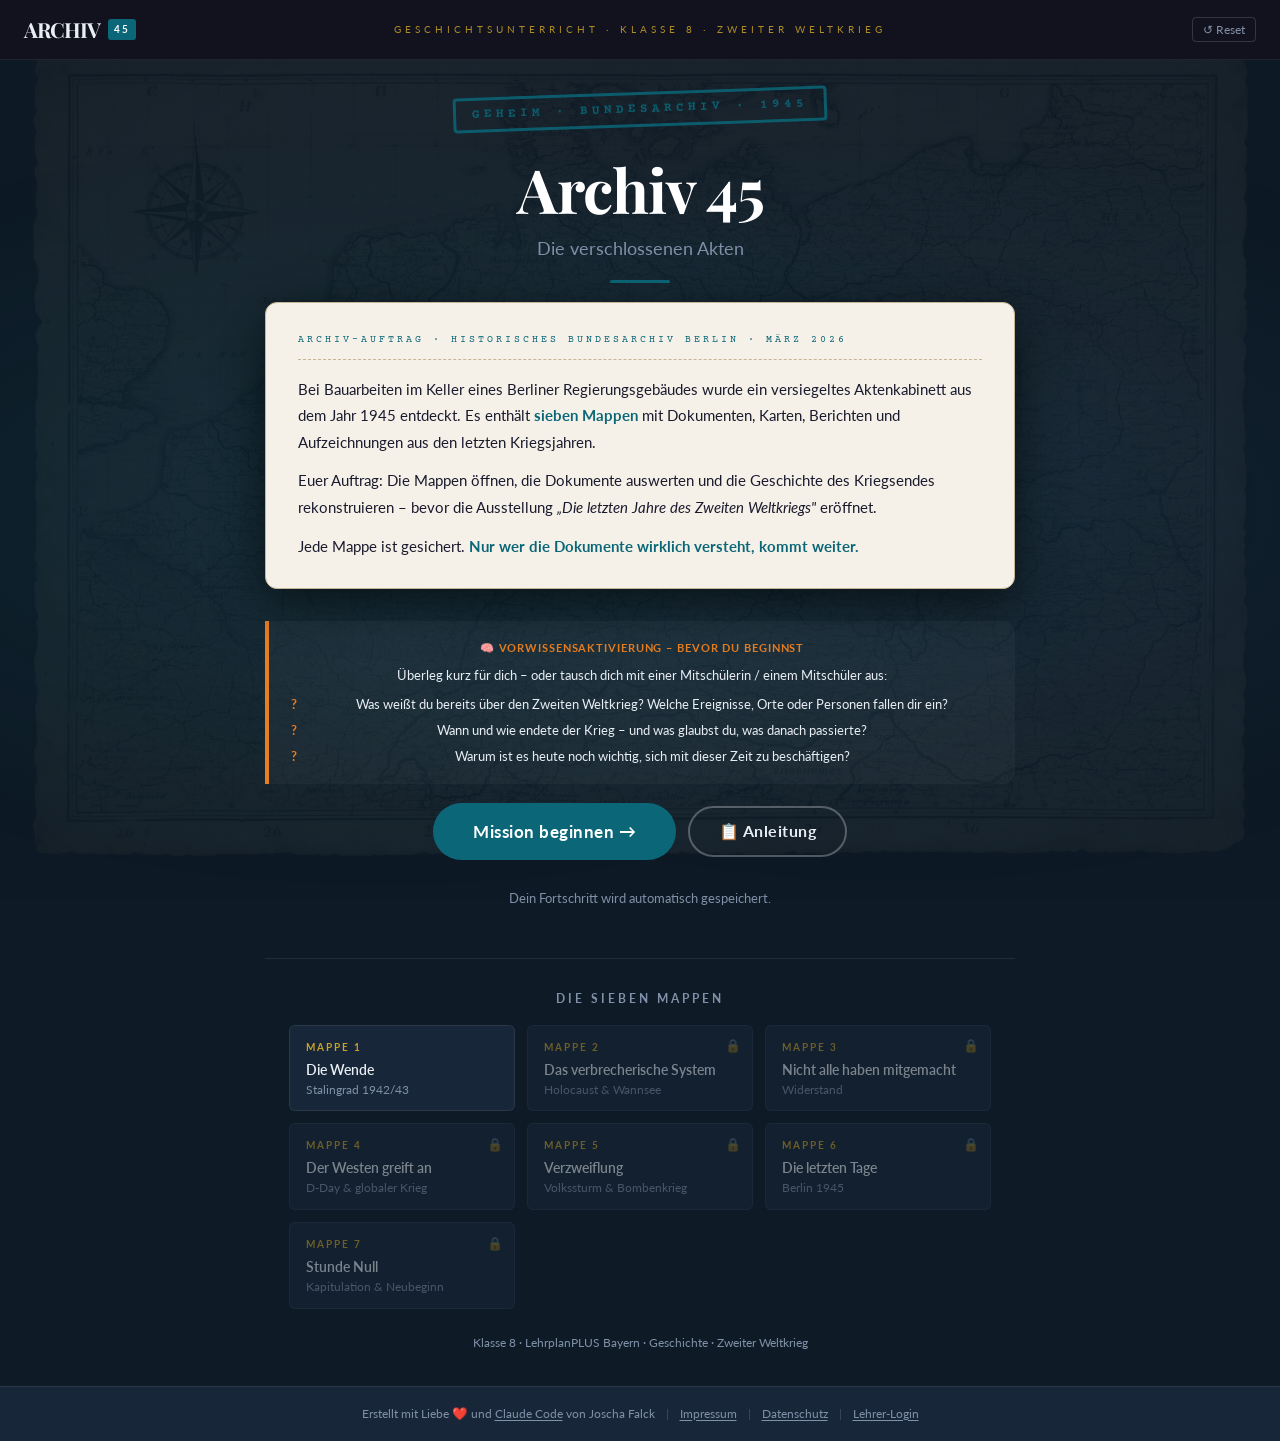
<file: index.html>
<!DOCTYPE html>
<html lang="de">
<head>
  <meta charset="UTF-8">
  <meta name="viewport" content="width=device-width, initial-scale=1.0">
  <title>Archiv 45 – Interaktiver Escape Room Geschichte</title>
  <link rel="preconnect" href="https://fonts.googleapis.com">
  <link href="https://fonts.googleapis.com/css2?family=Playfair+Display:wght@400;700&family=Lato:wght@300;400;700&family=Courier+Prime:wght@400;700&display=swap" rel="stylesheet">
  <link rel="stylesheet" href="styles/main.css">
  <style>
    /* Landing-Page spezifisch */
    body { background: var(--bg); }
    .landing-header {
      position: fixed; top: 0; left: 0; right: 0; height: 60px;
      background: rgba(18,18,30,0.95); backdrop-filter: blur(8px);
      border-bottom: 1px solid rgba(255,255,255,0.07);
      display: flex; align-items: center; justify-content: space-between;
      padding: 0 1.5rem; z-index: 100;
    }
    .landing-header .site-logo { font-size: 1.3rem; }
    .landing-header-eyebrow {
      font-size: 0.62rem;
      font-family: 'Lato', sans-serif;
      letter-spacing: 4px;
      text-transform: uppercase;
      color: var(--gold);
      opacity: 0.85;
      position: absolute;
      left: 50%;
      transform: translateX(-50%);
      white-space: nowrap;
    }
    @media (max-width: 700px) { .landing-header-eyebrow { display: none; } }
    .landing-body { padding-top: 60px; }
    .geheim-stamp {
      display: inline-block;
      border: 3px solid var(--red);
      color: var(--red);
      font-family: 'Courier Prime', monospace;
      font-weight: 700;
      font-size: 0.8rem;
      letter-spacing: 4px;
      padding: 4px 16px;
      border-radius: 4px;
      text-transform: uppercase;
      opacity: 0.85;
      margin-bottom: 1.5rem;
      transform: rotate(-2deg);
      display: block;
      width: fit-content;
      margin: 0 auto 1.5rem;
    }

    /* ── Anleitung-Button ── */
    .cta-buttons {
      display: flex;
      gap: 0.75rem;
      flex-wrap: wrap;
      justify-content: center;
      align-items: center;
      margin-bottom: 0.8rem;
    }
    .anleitung-btn {
      display: inline-flex;
      align-items: center;
      gap: 0.4rem;
      background: transparent;
      border: 2px solid rgba(255,255,255,0.28);
      color: var(--text-light);
      font-family: 'Lato', sans-serif;
      font-size: 1rem;
      font-weight: 700;
      padding: 0.85rem 1.8rem;
      border-radius: 50px;
      cursor: pointer;
      letter-spacing: 0.03em;
      transition: border-color 0.2s, background 0.2s;
    }
    .anleitung-btn:hover {
      border-color: rgba(255,255,255,0.6);
      background: rgba(255,255,255,0.07);
    }

    /* ── Anleitung-Modal ── */
    .anleitung-overlay {
      display: none;
      position: fixed;
      inset: 0;
      background: rgba(0,0,0,0.72);
      backdrop-filter: blur(5px);
      z-index: 500;
      align-items: center;
      justify-content: center;
      padding: 1rem;
    }
    .anleitung-modal {
      background: var(--paper);
      border-radius: var(--radius-lg);
      max-width: 580px;
      width: 100%;
      max-height: 88vh;
      overflow-y: auto;
      padding: 2rem 2rem 1.5rem;
      position: relative;
      color: var(--text-dark);
      box-shadow: 0 20px 60px rgba(0,0,0,0.5);
    }
    .anleitung-close {
      position: absolute;
      top: 1rem; right: 1rem;
      background: none; border: none;
      font-size: 1.5rem; line-height: 1;
      cursor: pointer;
      color: var(--text-muted);
      padding: 0.2rem 0.5rem;
      border-radius: 4px;
      transition: color 0.15s, background 0.15s;
    }
    .anleitung-close:hover { color: var(--text-dark); background: rgba(0,0,0,0.06); }
    .anleitung-title {
      font-family: 'Playfair Display', serif;
      font-size: 1.25rem;
      font-weight: 700;
      margin: 0 2rem 0.3rem 0;
      color: var(--text-dark);
    }
    .anleitung-subtitle {
      font-size: 0.8rem;
      color: var(--text-faint);
      margin-bottom: 1.4rem;
    }
    .anl-section { margin-bottom: 1.2rem; }
    .anl-head {
      font-size: 0.68rem;
      font-weight: 700;
      letter-spacing: 0.09em;
      text-transform: uppercase;
      color: var(--blue);
      margin-bottom: 0.45rem;
    }
    .anl-list {
      list-style: none;
      margin: 0; padding: 0;
      display: flex; flex-direction: column; gap: 0.3rem;
    }
    .anl-list li {
      font-size: 0.87rem;
      color: var(--text-mid);
      padding-left: 1.5rem;
      position: relative;
      line-height: 1.55;
    }
    .anl-list.steps { counter-reset: s; }
    .anl-list.steps li { counter-increment: s; }
    .anl-list.steps li::before {
      content: counter(s) '.';
      position: absolute; left: 0;
      color: var(--blue); font-weight: 700;
    }
    .anl-list.bullets li::before {
      content: '→';
      position: absolute; left: 0;
      color: var(--text-faint); font-weight: 700;
    }
    .anl-divider {
      border: none;
      border-top: 1px solid var(--paper-border);
      margin: 1.1rem 0;
    }
    .anl-diff-row { display: flex; flex-direction: column; gap: 0.35rem; }
    .anl-diff-item {
      display: flex; align-items: baseline; gap: 0.6rem;
      font-size: 0.85rem; color: var(--text-mid);
    }
    .anl-diff-stars { color: var(--orange); font-size: 0.78rem; flex-shrink: 0; }
    .anl-tip {
      background: rgba(41,128,185,0.08);
      border-left: 3px solid var(--blue);
      border-radius: 0 var(--radius) var(--radius) 0;
      padding: 0.65rem 0.9rem;
      font-size: 0.83rem;
      color: var(--text-mid);
      line-height: 1.55;
    }
    .anl-footer-btn {
      display: block;
      width: 100%;
      margin-top: 1.4rem;
      padding: 0.8rem;
      background: var(--blue);
      color: #fff;
      border: none;
      border-radius: var(--radius);
      font-family: 'Lato', sans-serif;
      font-size: 0.95rem;
      font-weight: 700;
      cursor: pointer;
      letter-spacing: 0.03em;
      transition: opacity 0.15s;
    }
    .anl-footer-btn:hover { opacity: 0.88; }
  </style>
</head>
<body class="landing-page">

  <!-- Header -->
  <header class="landing-header">
    <div class="site-logo">
      ARCHIV<span class="logo-badge">45</span>
    </div>
    <span class="landing-header-eyebrow">Geschichtsunterricht · Klasse 8 · Zweiter Weltkrieg</span>
    <button id="reset-btn" title="Fortschritt zurücksetzen"
      style="background:none;border:1px solid rgba(255,255,255,0.15);color:var(--text-faint);padding:4px 10px;border-radius:4px;font-size:0.75rem;cursor:pointer;">
      ↺ Reset
    </button>
  </header>

  <div class="landing-body">
    <!-- Hero -->
    <section class="landing-hero">
      <div class="landing-content">
        <div class="geheim-stamp">Geheim · Bundesarchiv · 1945</div>
        <h1 class="landing-title">Archiv 45</h1>
        <p class="landing-subtitle">Die verschlossenen Akten</p>
        <div class="landing-divider"></div>

        <div class="mission-document">
          <div class="mission-document-header">
            Archiv-Auftrag · Historisches Bundesarchiv Berlin · März 2026
          </div>
          <p>
            Bei Bauarbeiten im Keller eines Berliner Regierungsgebäudes wurde ein versiegeltes
            Aktenkabinett aus dem Jahr 1945 entdeckt. Es enthält <strong>sieben Mappen</strong>
            mit Dokumenten, Karten, Berichten und Aufzeichnungen aus den letzten Kriegsjahren.
          </p>
          <p>
            Euer Auftrag: Die Mappen öffnen, die Dokumente auswerten und die Geschichte des
            Kriegsendes rekonstruieren – bevor die Ausstellung <em>„Die letzten Jahre des
            Zweiten Weltkriegs"</em> eröffnet.
          </p>
          <p>
            Jede Mappe ist gesichert. <strong>Nur wer die Dokumente wirklich versteht,
            kommt weiter.</strong>
          </p>
        </div>

        <div class="vorwissens-block">
          <div class="vorwissens-label">🧠 Vorwissensaktivierung – Bevor du beginnst</div>
          <p class="vorwissens-intro">Überleg kurz für dich – oder tausch dich mit einer Mitschülerin / einem Mitschüler aus:</p>
          <ul class="vorwissens-questions">
            <li>Was weißt du bereits über den Zweiten Weltkrieg? Welche Ereignisse, Orte oder Personen fallen dir ein?</li>
            <li>Wann und wie endete der Krieg – und was glaubst du, was danach passierte?</li>
            <li>Warum ist es heute noch wichtig, sich mit dieser Zeit zu beschäftigen?</li>
          </ul>
        </div>

        <div class="landing-cta">
          <div class="cta-buttons">
            <a href="karte.html" class="start-btn">Mission beginnen →</a>
            <button class="anleitung-btn" onclick="openAnleitung()">📋 Anleitung</button>
          </div>
          <span style="font-size:0.8rem;color:var(--text-faint);">
            Dein Fortschritt wird automatisch gespeichert.
          </span>
        </div>
      </div>
    </section>

    <!-- Mappe-Übersicht -->
    <section class="mappe-overview">
      <h2>Die sieben Mappen</h2>
      <div class="mappe-grid">

        <a href="mappen/mappe-01.html" class="mappe-card" data-mappe="1">
          <div class="mappe-card-num">Mappe 1</div>
          <div class="mappe-card-title">Die Wende<br><small style="font-weight:400;color:var(--text-faint);">Stalingrad 1942/43</small></div>
        </a>

        <a href="mappen/mappe-02.html" class="mappe-card" data-mappe="2">
          <div class="mappe-card-num">Mappe 2</div>
          <div class="mappe-card-title">Das verbrecherische System<br><small style="font-weight:400;color:var(--text-faint);">Holocaust &amp; Wannsee</small></div>
          <span class="mappe-card-lock">🔒</span>
        </a>

        <a href="mappen/mappe-03.html" class="mappe-card" data-mappe="3">
          <div class="mappe-card-num">Mappe 3</div>
          <div class="mappe-card-title">Nicht alle haben mitgemacht<br><small style="font-weight:400;color:var(--text-faint);">Widerstand</small></div>
          <span class="mappe-card-lock">🔒</span>
        </a>

        <a href="mappen/mappe-04.html" class="mappe-card" data-mappe="4">
          <div class="mappe-card-num">Mappe 4</div>
          <div class="mappe-card-title">Der Westen greift an<br><small style="font-weight:400;color:var(--text-faint);">D-Day &amp; globaler Krieg</small></div>
          <span class="mappe-card-lock">🔒</span>
        </a>

        <a href="mappen/mappe-05.html" class="mappe-card" data-mappe="5">
          <div class="mappe-card-num">Mappe 5</div>
          <div class="mappe-card-title">Verzweiflung<br><small style="font-weight:400;color:var(--text-faint);">Volkssturm &amp; Bombenkrieg</small></div>
          <span class="mappe-card-lock">🔒</span>
        </a>

        <a href="mappen/mappe-06.html" class="mappe-card" data-mappe="6">
          <div class="mappe-card-num">Mappe 6</div>
          <div class="mappe-card-title">Die letzten Tage<br><small style="font-weight:400;color:var(--text-faint);">Berlin 1945</small></div>
          <span class="mappe-card-lock">🔒</span>
        </a>

        <a href="mappen/mappe-07.html" class="mappe-card" data-mappe="7">
          <div class="mappe-card-num">Mappe 7</div>
          <div class="mappe-card-title">Stunde Null<br><small style="font-weight:400;color:var(--text-faint);">Kapitulation &amp; Neubeginn</small></div>
          <span class="mappe-card-lock">🔒</span>
        </a>

      </div>
      <p style="text-align:center;margin-top:1.5rem;font-size:0.78rem;color:var(--text-faint);">
        Klasse 8 · LehrplanPLUS Bayern · Geschichte · Zweiter Weltkrieg
      </p>
    </section>
  </div>

  <!-- ═══ ANLEITUNG-MODAL ═══ -->
  <div class="anleitung-overlay" id="anleitung-overlay" role="dialog" aria-modal="true" aria-labelledby="anl-title">
    <div class="anleitung-modal">
      <button class="anleitung-close" onclick="closeAnleitung()" aria-label="Schließen">✕</button>
      <h2 class="anleitung-title" id="anl-title">📋 Wie funktioniert Archiv 45?</h2>
      <p class="anleitung-subtitle">Alles, was du wissen musst – in 2 Minuten erklärt</p>

      <div class="anl-section">
        <div class="anl-head">🎯 Deine Aufgabe</div>
        <p style="font-size:0.87rem;color:var(--text-mid);line-height:1.6;margin:0;">
          Du bist Archivarin / Archivar beim Historischen Bundesarchiv Berlin. Im Keller eines Regierungsgebäudes wurden 7 verschlossene Mappen aus dem Jahr 1945 entdeckt. Dein Auftrag: alle Mappen öffnen, die Dokumente auswerten und die Geschichte des Kriegsendes rekonstruieren.
        </p>
      </div>

      <hr class="anl-divider">

      <div class="anl-section">
        <div class="anl-head">📂 Aufbau – 7 Mappen, 35 Aufgaben</div>
        <ul class="anl-list bullets">
          <li>Jede Mappe behandelt ein Thema des Zweiten Weltkriegs.</li>
          <li>Jede Mappe enthält <strong>5 Aufgaben</strong> mit historischen Dokumenten.</li>
          <li>Die Mappen müssen <strong>der Reihe nach</strong> bearbeitet werden – jede neue Mappe wird durch einen Geheimcode freigeschaltet.</li>
        </ul>
      </div>

      <hr class="anl-divider">

      <div class="anl-section">
        <div class="anl-head">✅ So bearbeitest du eine Mappe</div>
        <ul class="anl-list steps">
          <li>Lies den Archivauftrag und die historischen Dokumente sorgfältig.</li>
          <li>Beantworte die Aufgaben und klicke auf „Antwort prüfen".</li>
          <li>Bei richtiger Antwort: „Weiter zur nächsten Aufgabe" erscheint.</li>
          <li>Nach Aufgabe 5: Gib den <strong>Geheimcode</strong> ein, um die nächste Mappe zu öffnen.</li>
        </ul>
      </div>

      <hr class="anl-divider">

      <div class="anl-section">
        <div class="anl-head">⭐ Schwierigkeitsstufen</div>
        <div class="anl-diff-row">
          <div class="anl-diff-item"><span class="anl-diff-stars">★☆☆</span> <span><strong>Einfach</strong> – Multiple Choice, Wahr/Falsch, Zeitstrahl</span></div>
          <div class="anl-diff-item"><span class="anl-diff-stars">★★☆</span> <span><strong>Mittel</strong> – Lückentext, Zuordnung, Bildanalyse</span></div>
          <div class="anl-diff-item"><span class="anl-diff-stars">★★★</span> <span><strong>Schwer</strong> – Quellenanalyse, Vergleich, Bewertung</span></div>
        </div>
      </div>

      <hr class="anl-divider">

      <div class="anl-section">
        <div class="anl-head">💡 Wichtige Hinweise</div>
        <ul class="anl-list bullets">
          <li>Steckst du fest? Klicke auf „💡 Tipp anzeigen" – es gibt bis zu 2 Tipps pro Aufgabe.</li>
          <li>Klappe den <strong>🧰 Strategiekoffer</strong> auf jeder Mappe aus – dort findest du Lese- und Arbeitstipps.</li>
          <li>Dein Fortschritt wird automatisch gespeichert – du kannst jederzeit weitermachen.</li>
          <li>Mit dem <strong>↺ Reset</strong>-Button oben rechts startest du von vorn.</li>
        </ul>
      </div>

      <div class="anl-tip">
        <strong>Tipp für den Unterricht:</strong> Bearbeite die Mappen einzeln oder in Partnerarbeit. Nutze die Diskussionsfragen und Exkurs-Links am Ende jeder Mappe für eine vertiefende Auseinandersetzung.
      </div>

      <button class="anl-footer-btn" onclick="closeAnleitung()">Verstanden – Mission starten!</button>
    </div>
  </div>

  <script src="scripts/app.js"></script>
  <script> document.addEventListener('DOMContentLoaded', initLandingPage); </script>
  <script>
    function openAnleitung() {
      document.getElementById('anleitung-overlay').style.display = 'flex';
      document.body.style.overflow = 'hidden';
    }
    function closeAnleitung() {
      document.getElementById('anleitung-overlay').style.display = 'none';
      document.body.style.overflow = '';
    }
    // Schließen bei Klick außerhalb des Modals
    document.getElementById('anleitung-overlay').addEventListener('click', function(e) {
      if (e.target === this) closeAnleitung();
    });
    // Schließen mit Escape-Taste
    document.addEventListener('keydown', function(e) {
      if (e.key === 'Escape') closeAnleitung();
    });
  </script>

  <footer class="site-footer" style="margin-top:0;">
    Erstellt mit Liebe &#10084;&#65039; und <a href="https://claude.ai/claude-code" target="_blank" rel="noopener">Claude Code</a> von Joscha Falck
    <span class="footer-sep">|</span>
    <a href="impressum.html">Impressum</a>
    <span class="footer-sep">|</span>
    <a href="datenschutz.html">Datenschutz</a>
    <span class="footer-sep">|</span>
    <a href="lehrer.html">Lehrer-Login</a>
  </footer>
</body>
</html>
</file>
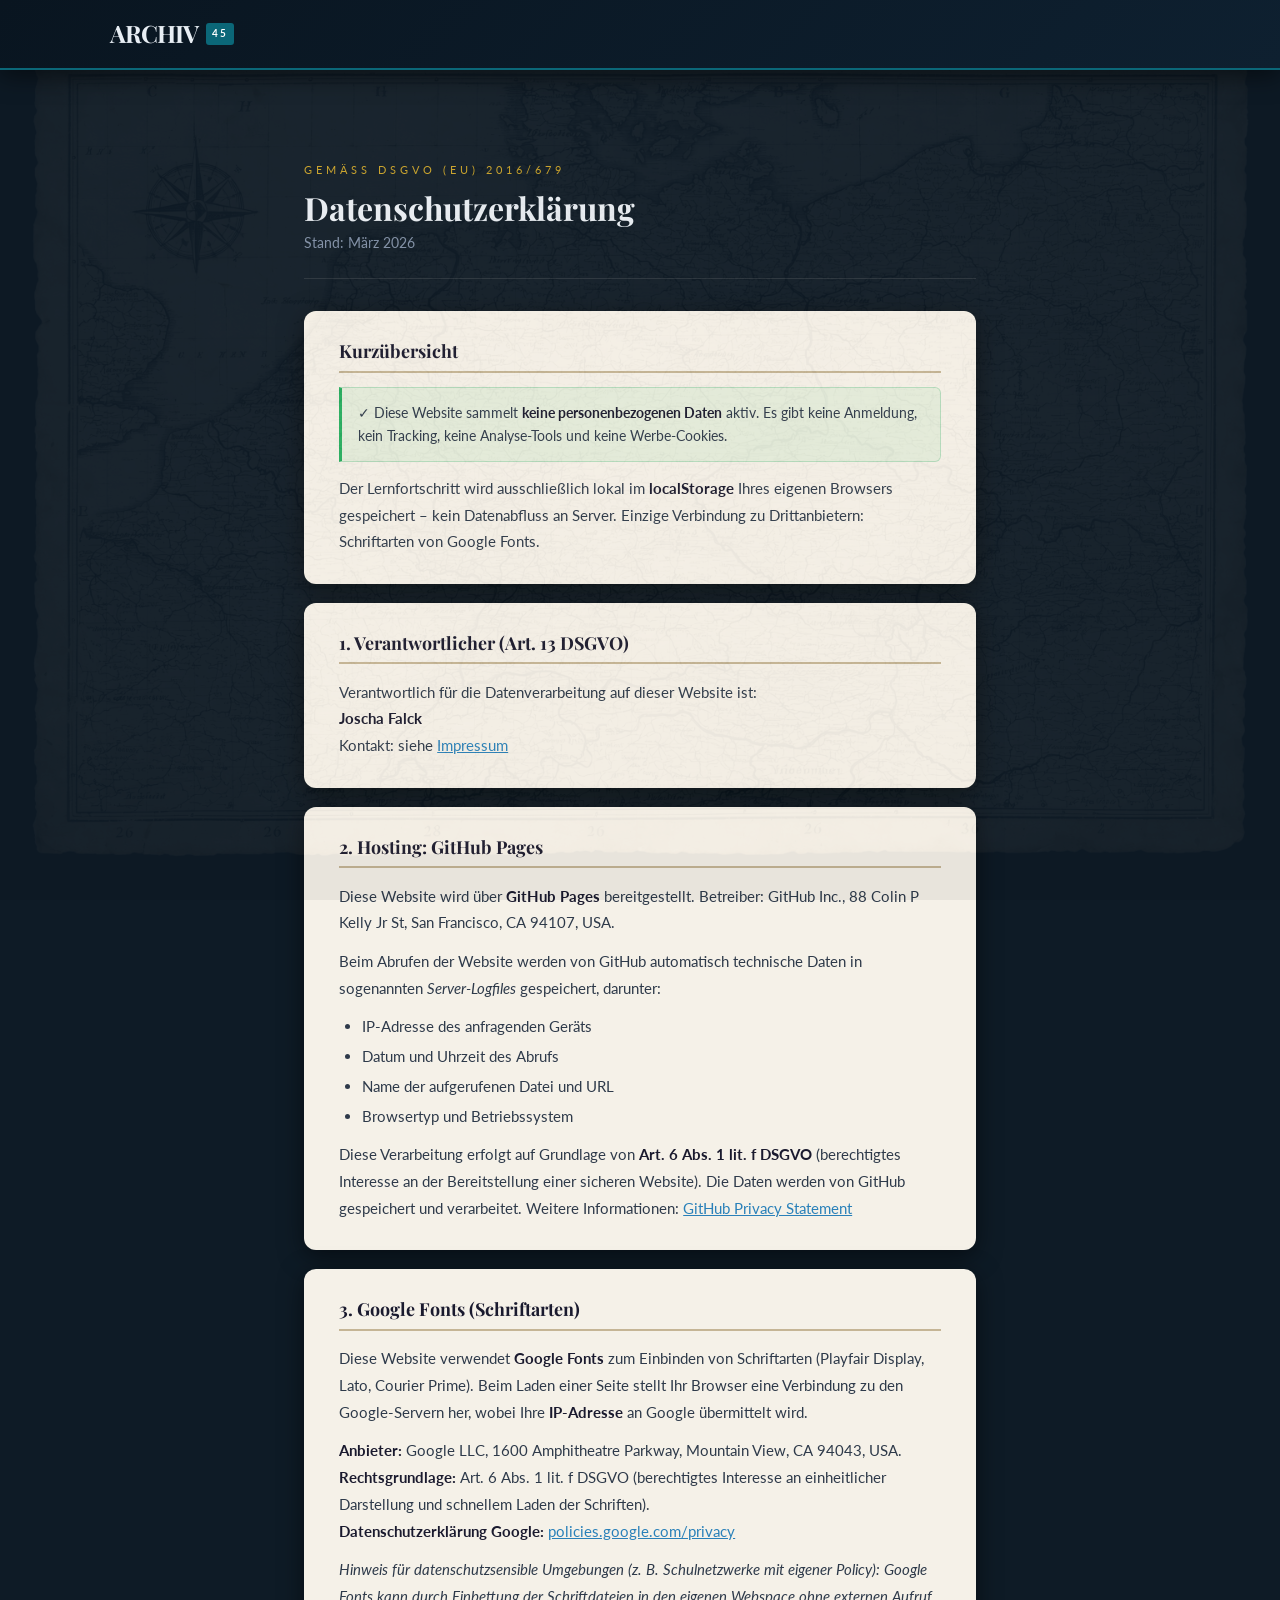
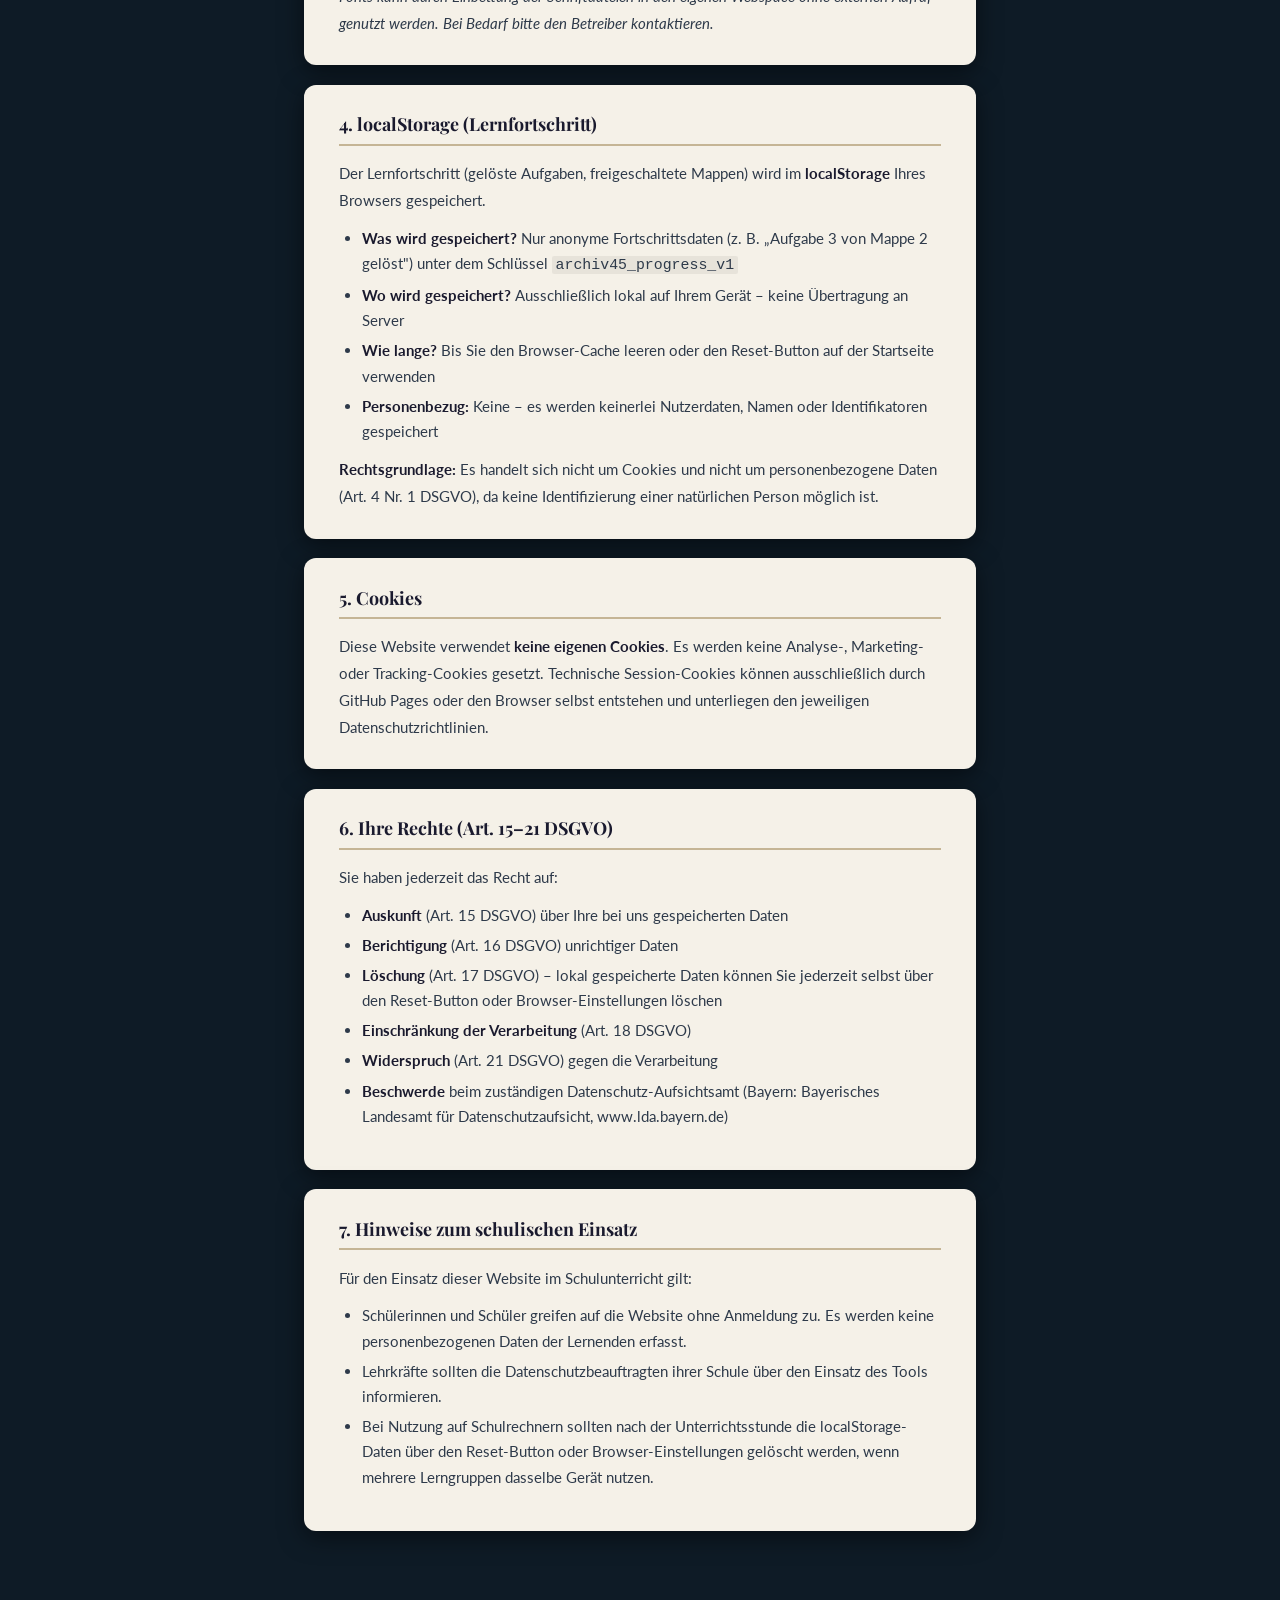
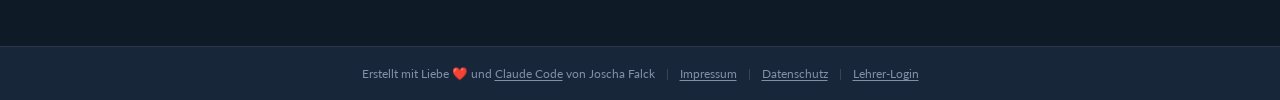
<file: datenschutz.html>
<!DOCTYPE html>
<html lang="de">
<head>
  <meta charset="UTF-8">
  <meta name="viewport" content="width=device-width, initial-scale=1.0">
  <title>Datenschutzerklärung – Archiv 45</title>
  <link rel="preconnect" href="https://fonts.googleapis.com">
  <link href="https://fonts.googleapis.com/css2?family=Playfair+Display:wght@400;700&family=Lato:wght@300;400;700&family=Courier+Prime:wght@400;700&display=swap" rel="stylesheet">
  <link rel="stylesheet" href="styles/main.css">
  <style>
    .legal-page {
      max-width: 720px;
      margin: 0 auto;
      padding: 2rem 1.5rem 4rem;
    }
    .legal-header {
      padding-top: 80px;
      margin-bottom: 2rem;
      border-bottom: 1px solid rgba(255,255,255,0.1);
      padding-bottom: 1.5rem;
    }
    .legal-eyebrow {
      font-size: 0.7rem;
      font-family: 'Lato', sans-serif;
      letter-spacing: 4px;
      text-transform: uppercase;
      color: var(--gold);
      margin-bottom: 0.5rem;
    }
    .legal-title {
      font-family: 'Playfair Display', serif;
      font-size: 2rem;
      color: var(--text-light);
      margin-bottom: 0.25rem;
    }
    .legal-subtitle {
      font-size: 0.85rem;
      color: var(--text-faint);
      font-family: 'Lato', sans-serif;
    }
    .legal-card {
      background: var(--paper);
      border-radius: var(--radius-lg);
      padding: 1.8rem 2.2rem;
      margin-bottom: 1.2rem;
      box-shadow: var(--shadow-md);
    }
    .legal-card h2 {
      font-family: 'Playfair Display', serif;
      font-size: 1.12rem;
      color: var(--text-dark);
      margin-bottom: 0.9rem;
      padding-bottom: 0.5rem;
      border-bottom: 2px solid var(--paper-border);
    }
    .legal-card h3 {
      font-family: 'Lato', sans-serif;
      font-size: 0.9rem;
      font-weight: 700;
      color: var(--text-dark);
      margin: 1rem 0 0.4rem;
      text-transform: uppercase;
      letter-spacing: 1px;
    }
    .legal-card p {
      font-size: 0.93rem;
      color: var(--text-mid);
      line-height: 1.8;
      margin-bottom: 0.75rem;
    }
    .legal-card p:last-child { margin-bottom: 0; }
    .legal-card strong { color: var(--text-dark); font-weight: 700; }
    .legal-card a { color: var(--blue); text-decoration: underline; }
    .legal-card ul {
      list-style: disc;
      padding-left: 1.4rem;
      margin-bottom: 0.75rem;
    }
    .legal-card ul li {
      font-size: 0.93rem;
      color: var(--text-mid);
      line-height: 1.7;
      margin-bottom: 0.3rem;
    }
    .back-link {
      display: inline-flex;
      align-items: center;
      gap: 0.4rem;
      color: var(--text-faint);
      font-size: 0.85rem;
      text-decoration: none;
      margin-bottom: 1.5rem;
      font-family: 'Lato', sans-serif;
    }
    .back-link:hover { color: var(--text-light); }
    .highlight-box {
      background: rgba(39,174,96,.08);
      border: 1px solid rgba(39,174,96,.25);
      border-left: 3px solid var(--green);
      border-radius: 0 var(--radius) var(--radius) 0;
      padding: 0.8rem 1rem;
      margin-bottom: 0.8rem;
      font-size: 0.9rem;
      color: var(--text-mid);
    }
  </style>
</head>
<body style="background: var(--bg);">

  <header class="site-header">
    <div class="header-inner">
      <a href="index.html" class="site-logo">ARCHIV<span class="logo-badge">45</span></a>
    </div>
  </header>

  <div class="legal-page">
    <a href="index.html" class="back-link">← Zurück zur Startseite</a>

    <div class="legal-header">
      <p class="legal-eyebrow">Gemäß DSGVO (EU) 2016/679</p>
      <h1 class="legal-title">Datenschutzerklärung</h1>
      <p class="legal-subtitle">Stand: März 2026</p>
    </div>

    <!-- Überblick -->
    <div class="legal-card">
      <h2>Kurzübersicht</h2>
      <div class="highlight-box">
        ✓ Diese Website sammelt <strong>keine personenbezogenen Daten</strong> aktiv.
        Es gibt keine Anmeldung, kein Tracking, keine Analyse-Tools und keine Werbe-Cookies.
      </div>
      <p>
        Der Lernfortschritt wird ausschließlich lokal im <strong>localStorage</strong>
        Ihres eigenen Browsers gespeichert – kein Datenabfluss an Server.
        Einzige Verbindung zu Drittanbietern: Schriftarten von Google Fonts.
      </p>
    </div>

    <!-- Verantwortlicher -->
    <div class="legal-card">
      <h2>1. Verantwortlicher (Art. 13 DSGVO)</h2>
      <p>
        Verantwortlich für die Datenverarbeitung auf dieser Website ist:<br>
        <strong>Joscha Falck</strong><br>
        Kontakt: siehe <a href="impressum.html">Impressum</a>
      </p>
    </div>

    <!-- Hosting GitHub Pages -->
    <div class="legal-card">
      <h2>2. Hosting: GitHub Pages</h2>
      <p>
        Diese Website wird über <strong>GitHub Pages</strong> bereitgestellt.
        Betreiber: GitHub Inc., 88 Colin P Kelly Jr St, San Francisco, CA 94107, USA.
      </p>
      <p>
        Beim Abrufen der Website werden von GitHub automatisch technische Daten
        in sogenannten <em>Server-Logfiles</em> gespeichert, darunter:
      </p>
      <ul>
        <li>IP-Adresse des anfragenden Geräts</li>
        <li>Datum und Uhrzeit des Abrufs</li>
        <li>Name der aufgerufenen Datei und URL</li>
        <li>Browsertyp und Betriebssystem</li>
      </ul>
      <p>
        Diese Verarbeitung erfolgt auf Grundlage von <strong>Art. 6 Abs. 1 lit. f DSGVO</strong>
        (berechtigtes Interesse an der Bereitstellung einer sicheren Website).
        Die Daten werden von GitHub gespeichert und verarbeitet.
        Weitere Informationen:
        <a href="https://docs.github.com/en/site-policy/privacy-policies/github-privacy-statement" target="_blank" rel="noopener">GitHub Privacy Statement</a>
      </p>
    </div>

    <!-- Google Fonts -->
    <div class="legal-card">
      <h2>3. Google Fonts (Schriftarten)</h2>
      <p>
        Diese Website verwendet <strong>Google Fonts</strong> zum Einbinden von Schriftarten
        (Playfair Display, Lato, Courier Prime). Beim Laden einer Seite stellt Ihr Browser
        eine Verbindung zu den Google-Servern her, wobei Ihre <strong>IP-Adresse</strong>
        an Google übermittelt wird.
      </p>
      <p>
        <strong>Anbieter:</strong> Google LLC, 1600 Amphitheatre Parkway,
        Mountain View, CA 94043, USA.<br>
        <strong>Rechtsgrundlage:</strong> Art. 6 Abs. 1 lit. f DSGVO (berechtigtes Interesse
        an einheitlicher Darstellung und schnellem Laden der Schriften).<br>
        <strong>Datenschutzerklärung Google:</strong>
        <a href="https://policies.google.com/privacy" target="_blank" rel="noopener">policies.google.com/privacy</a>
      </p>
      <p>
        <em>Hinweis für datenschutzsensible Umgebungen (z. B. Schulnetzwerke mit eigener Policy):
        Google Fonts kann durch Einbettung der Schriftdateien in den eigenen Webspace
        ohne externen Aufruf genutzt werden. Bei Bedarf bitte den Betreiber kontaktieren.</em>
      </p>
    </div>

    <!-- localStorage -->
    <div class="legal-card">
      <h2>4. localStorage (Lernfortschritt)</h2>
      <p>
        Der Lernfortschritt (gelöste Aufgaben, freigeschaltete Mappen) wird im
        <strong>localStorage</strong> Ihres Browsers gespeichert.
      </p>
      <ul>
        <li><strong>Was wird gespeichert?</strong> Nur anonyme Fortschrittsdaten
          (z. B. „Aufgabe 3 von Mappe 2 gelöst") unter dem Schlüssel
          <code style="font-family:monospace;background:rgba(0,0,0,.06);padding:1px 4px;border-radius:2px;">archiv45_progress_v1</code></li>
        <li><strong>Wo wird gespeichert?</strong> Ausschließlich lokal auf Ihrem Gerät –
          keine Übertragung an Server</li>
        <li><strong>Wie lange?</strong> Bis Sie den Browser-Cache leeren oder den
          Reset-Button auf der Startseite verwenden</li>
        <li><strong>Personenbezug:</strong> Keine – es werden keinerlei Nutzerdaten,
          Namen oder Identifikatoren gespeichert</li>
      </ul>
      <p>
        <strong>Rechtsgrundlage:</strong> Es handelt sich nicht um Cookies und nicht
        um personenbezogene Daten (Art. 4 Nr. 1 DSGVO), da keine Identifizierung
        einer natürlichen Person möglich ist.
      </p>
    </div>

    <!-- Cookies -->
    <div class="legal-card">
      <h2>5. Cookies</h2>
      <p>
        Diese Website verwendet <strong>keine eigenen Cookies</strong>.
        Es werden keine Analyse-, Marketing- oder Tracking-Cookies gesetzt.
        Technische Session-Cookies können ausschließlich durch GitHub Pages oder den
        Browser selbst entstehen und unterliegen den jeweiligen Datenschutzrichtlinien.
      </p>
    </div>

    <!-- Rechte der Betroffenen -->
    <div class="legal-card">
      <h2>6. Ihre Rechte (Art. 15–21 DSGVO)</h2>
      <p>Sie haben jederzeit das Recht auf:</p>
      <ul>
        <li><strong>Auskunft</strong> (Art. 15 DSGVO) über Ihre bei uns gespeicherten Daten</li>
        <li><strong>Berichtigung</strong> (Art. 16 DSGVO) unrichtiger Daten</li>
        <li><strong>Löschung</strong> (Art. 17 DSGVO) – lokal gespeicherte Daten können Sie
          jederzeit selbst über den Reset-Button oder Browser-Einstellungen löschen</li>
        <li><strong>Einschränkung der Verarbeitung</strong> (Art. 18 DSGVO)</li>
        <li><strong>Widerspruch</strong> (Art. 21 DSGVO) gegen die Verarbeitung</li>
        <li><strong>Beschwerde</strong> beim zuständigen Datenschutz-Aufsichtsamt
          (Bayern: Bayerisches Landesamt für Datenschutzaufsicht, www.lda.bayern.de)</li>
      </ul>
    </div>

    <!-- Schulischer Einsatz -->
    <div class="legal-card">
      <h2>7. Hinweise zum schulischen Einsatz</h2>
      <p>
        Für den Einsatz dieser Website im Schulunterricht gilt:
      </p>
      <ul>
        <li>Schülerinnen und Schüler greifen auf die Website ohne Anmeldung zu.
          Es werden keine personenbezogenen Daten der Lernenden erfasst.</li>
        <li>Lehrkräfte sollten die Datenschutzbeauftragten ihrer Schule über den Einsatz
          des Tools informieren.</li>
        <li>Bei Nutzung auf Schulrechnern sollten nach der Unterrichtsstunde die
          localStorage-Daten über den Reset-Button oder Browser-Einstellungen gelöscht werden,
          wenn mehrere Lerngruppen dasselbe Gerät nutzen.</li>
      </ul>
    </div>

  </div><!-- /.legal-page -->

  <footer class="site-footer">
    Erstellt mit Liebe &#10084;&#65039; und <a href="https://claude.ai/claude-code" target="_blank" rel="noopener">Claude Code</a> von Joscha Falck
    <span class="footer-sep">|</span>
    <a href="impressum.html">Impressum</a>
    <span class="footer-sep">|</span>
    <a href="datenschutz.html">Datenschutz</a>
  <span class="footer-sep">|</span>
  <a href="lehrer.html">Lehrer-Login</a>
  </footer>
</body>
</html>
</file>
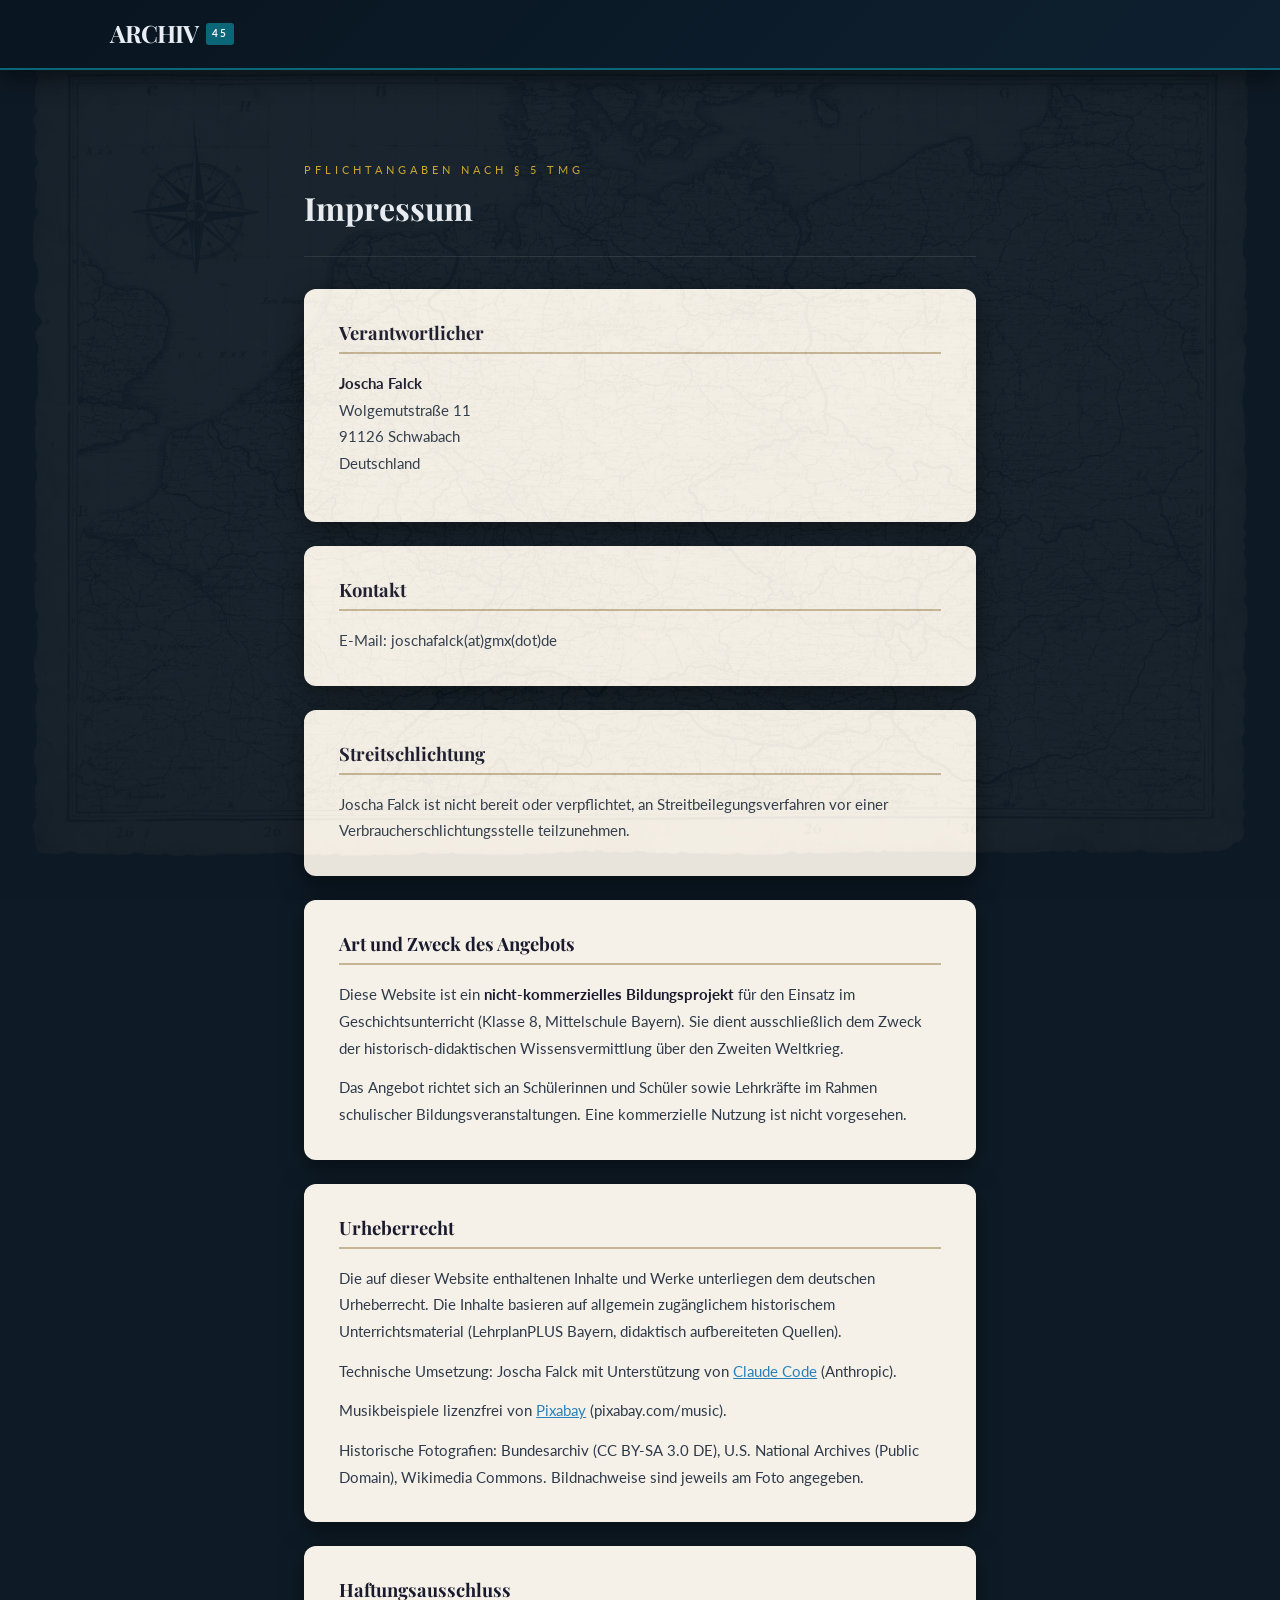
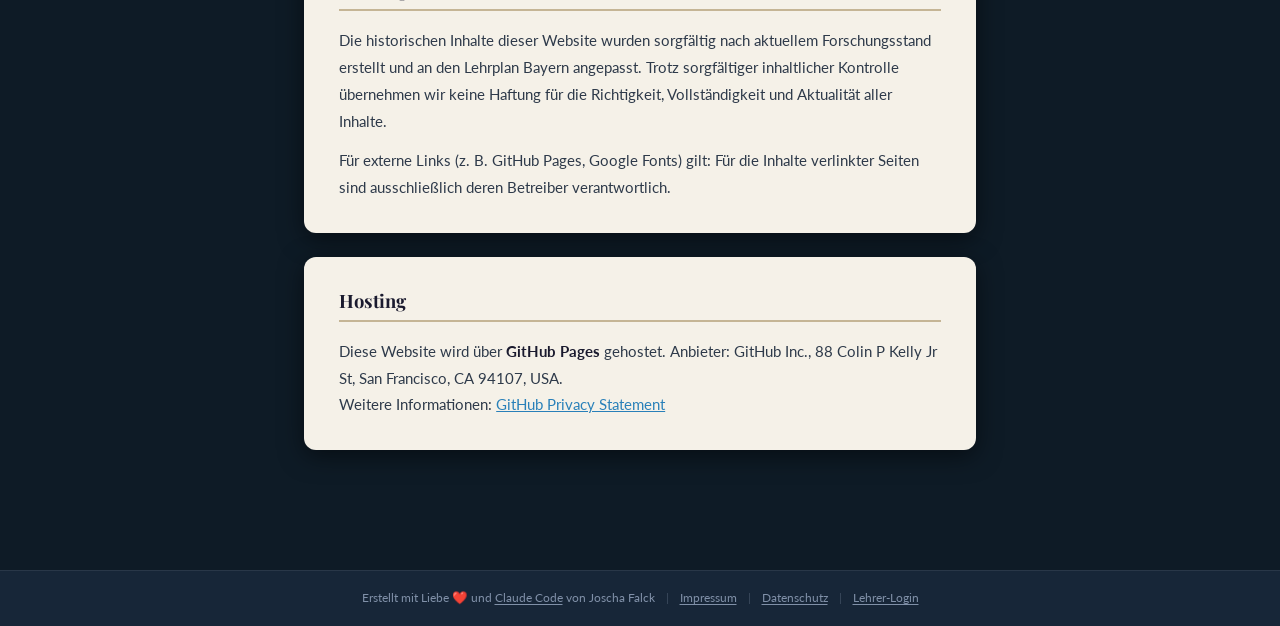
<file: impressum.html>
<!DOCTYPE html>
<html lang="de">
<head>
  <meta charset="UTF-8">
  <meta name="viewport" content="width=device-width, initial-scale=1.0">
  <title>Impressum – Archiv 45</title>
  <link rel="preconnect" href="https://fonts.googleapis.com">
  <link href="https://fonts.googleapis.com/css2?family=Playfair+Display:wght@400;700&family=Lato:wght@300;400;700&family=Courier+Prime:wght@400;700&display=swap" rel="stylesheet">
  <link rel="stylesheet" href="styles/main.css">
  <style>
    .legal-page {
      max-width: 720px;
      margin: 0 auto;
      padding: 2rem 1.5rem 4rem;
    }
    .legal-header {
      padding-top: 80px;
      margin-bottom: 2rem;
      border-bottom: 1px solid rgba(255,255,255,0.1);
      padding-bottom: 1.5rem;
    }
    .legal-eyebrow {
      font-size: 0.7rem;
      font-family: 'Lato', sans-serif;
      letter-spacing: 4px;
      text-transform: uppercase;
      color: var(--gold);
      margin-bottom: 0.5rem;
    }
    .legal-title {
      font-family: 'Playfair Display', serif;
      font-size: 2rem;
      color: var(--text-light);
      margin-bottom: 0.25rem;
    }
    .legal-card {
      background: var(--paper);
      border-radius: var(--radius-lg);
      padding: 2rem 2.2rem;
      margin-bottom: 1.5rem;
      box-shadow: var(--shadow-md);
    }
    .legal-card h2 {
      font-family: 'Playfair Display', serif;
      font-size: 1.15rem;
      color: var(--text-dark);
      margin-bottom: 1rem;
      padding-bottom: 0.5rem;
      border-bottom: 2px solid var(--paper-border);
    }
    .legal-card p, .legal-card address {
      font-size: 0.93rem;
      color: var(--text-mid);
      line-height: 1.8;
      font-style: normal;
      margin-bottom: 0.8rem;
    }
    .legal-card p:last-child { margin-bottom: 0; }
    .legal-card strong { color: var(--text-dark); }
    .legal-card a { color: var(--blue); text-decoration: underline; }
    .legal-placeholder {
      background: rgba(201,162,39,.12);
      border: 1px dashed rgba(201,162,39,.5);
      border-radius: 4px;
      padding: 2px 6px;
      font-size: 0.85rem;
      color: #7a5800;
      font-family: 'Courier Prime', monospace;
    }
    .back-link {
      display: inline-flex;
      align-items: center;
      gap: 0.4rem;
      color: var(--text-faint);
      font-size: 0.85rem;
      text-decoration: none;
      margin-bottom: 1.5rem;
      font-family: 'Lato', sans-serif;
    }
    .back-link:hover { color: var(--text-light); }
  </style>
</head>
<body style="background: var(--bg);">

  <!-- Schlanker Header -->
  <header class="site-header">
    <div class="header-inner">
      <a href="index.html" class="site-logo">ARCHIV<span class="logo-badge">45</span></a>
    </div>
  </header>

  <div class="legal-page">
    <a href="index.html" class="back-link">← Zurück zur Startseite</a>

    <div class="legal-header">
      <p class="legal-eyebrow">Pflichtangaben nach § 5 TMG</p>
      <h1 class="legal-title">Impressum</h1>
    </div>

    <!-- Verantwortlicher -->
    <div class="legal-card">
      <h2>Verantwortlicher</h2>
      <address>
        <strong>Joscha Falck</strong><br>
        Wolgemutstraße 11<br>
        91126 Schwabach<br>
        Deutschland
      </address>
    </div>

    <!-- Kontakt -->
    <div class="legal-card">
      <h2>Kontakt</h2>
      <p>
        E-Mail: joschafalck(at)gmx(dot)de
      </p>
      
    </div>


    <!-- Streitschlichtung -->
    <div class="legal-card">
      <h2>Streitschlichtung</h2>
      <p>
        Joscha Falck ist nicht bereit oder verpflichtet, an Streitbeilegungsverfahren
        vor einer Verbraucherschlichtungsstelle teilzunehmen.
      </p>
    </div>

    <!-- Art des Angebots -->
    <div class="legal-card">
      <h2>Art und Zweck des Angebots</h2>
      <p>
        Diese Website ist ein <strong>nicht-kommerzielles Bildungsprojekt</strong>
        für den Einsatz im Geschichtsunterricht (Klasse 8, Mittelschule Bayern).
        Sie dient ausschließlich dem Zweck der historisch-didaktischen Wissensvermittlung
        über den Zweiten Weltkrieg.
      </p>
      <p>
        Das Angebot richtet sich an Schülerinnen und Schüler sowie Lehrkräfte
        im Rahmen schulischer Bildungsveranstaltungen.
        Eine kommerzielle Nutzung ist nicht vorgesehen.
      </p>
    </div>

    <!-- Urheberrecht -->
    <div class="legal-card">
      <h2>Urheberrecht</h2>
      <p>
        Die auf dieser Website enthaltenen Inhalte und Werke unterliegen dem deutschen
        Urheberrecht. Die Inhalte basieren auf allgemein zugänglichem historischem
        Unterrichtsmaterial (LehrplanPLUS Bayern, didaktisch aufbereiteten Quellen).
      </p>
      <p>
        Technische Umsetzung: Joscha Falck mit Unterstützung von
        <a href="https://claude.ai/claude-code" target="_blank" rel="noopener">Claude Code</a>
        (Anthropic).
      </p>
      <p>
        Musikbeispiele lizenzfrei von
        <a href="https://pixabay.com/music/" target="_blank" rel="noopener">Pixabay</a>
        (pixabay.com/music).
      </p>
      <p>
        Historische Fotografien: Bundesarchiv (CC&nbsp;BY-SA&nbsp;3.0&nbsp;DE),
        U.S. National Archives (Public Domain), Wikimedia Commons.
        Bildnachweise sind jeweils am Foto angegeben.
      </p>
    </div>

    <!-- Haftungsausschluss -->
    <div class="legal-card">
      <h2>Haftungsausschluss</h2>
      <p>
        Die historischen Inhalte dieser Website wurden sorgfältig nach aktuellem
        Forschungsstand erstellt und an den Lehrplan Bayern angepasst.
        Trotz sorgfältiger inhaltlicher Kontrolle übernehmen wir keine Haftung
        für die Richtigkeit, Vollständigkeit und Aktualität aller Inhalte.
      </p>
      <p>
        Für externe Links (z. B. GitHub Pages, Google Fonts) gilt: Für die Inhalte
        verlinkter Seiten sind ausschließlich deren Betreiber verantwortlich.
      </p>
    </div>

    <!-- Hosting -->
    <div class="legal-card">
      <h2>Hosting</h2>
      <p>
        Diese Website wird über <strong>GitHub Pages</strong> gehostet.
        Anbieter: GitHub Inc., 88 Colin P Kelly Jr St, San Francisco, CA 94107, USA.<br>
        Weitere Informationen: <a href="https://docs.github.com/en/site-policy/privacy-policies/github-privacy-statement" target="_blank" rel="noopener">GitHub Privacy Statement</a>
      </p>
    </div>

  </div><!-- /.legal-page -->

  <footer class="site-footer">
    Erstellt mit Liebe &#10084;&#65039; und <a href="https://claude.ai/claude-code" target="_blank" rel="noopener">Claude Code</a> von Joscha Falck
    <span class="footer-sep">|</span>
    <a href="impressum.html">Impressum</a>
    <span class="footer-sep">|</span>
    <a href="datenschutz.html">Datenschutz</a>
  <span class="footer-sep">|</span>
  <a href="lehrer.html">Lehrer-Login</a>
  </footer>
</body>
</html>
</file>
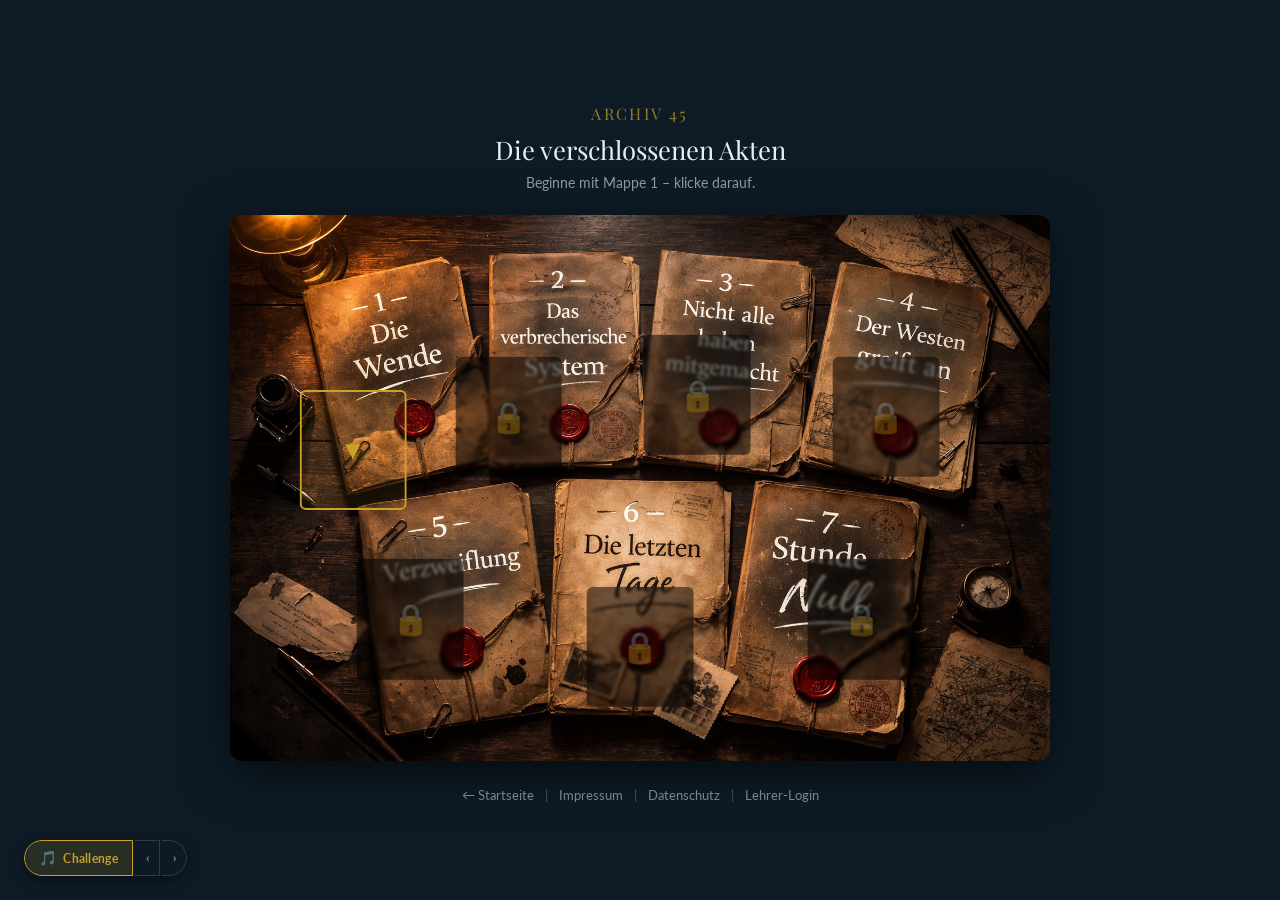
<file: karte.html>
<!DOCTYPE html>
<html lang="de">
<head>
  <meta charset="UTF-8">
  <meta name="viewport" content="width=device-width, initial-scale=1.0">
  <title>Archiv 45 – Die verschlossenen Akten</title>
  <link rel="preconnect" href="https://fonts.googleapis.com">
  <link href="https://fonts.googleapis.com/css2?family=Playfair+Display:wght@400;700&family=Lato:wght@300;400;700&family=Courier+Prime:wght@400;700&display=swap" rel="stylesheet">
  <link rel="stylesheet" href="styles/main.css">
  <style>
    body.karte-page {
      background: var(--bg);
      min-height: 100vh;
      display: flex;
      flex-direction: column;
      align-items: center;
      justify-content: center;
      padding: 1.5rem 1rem 1rem;
    }

    .karte-header {
      text-align: center;
      margin-bottom: 1.25rem;
    }

    .karte-logo {
      color: var(--gold);
      font-family: 'Playfair Display', serif;
      font-size: 1rem;
      letter-spacing: 0.15em;
      text-transform: uppercase;
      opacity: 0.7;
      margin-bottom: 0.3rem;
    }

    .karte-title {
      color: var(--text-light);
      font-family: 'Playfair Display', serif;
      font-size: 1.6rem;
      margin: 0 0 0.4rem;
      font-weight: 400;
    }

    .karte-subtitle {
      color: var(--text-light);
      opacity: 0.6;
      font-size: 0.9rem;
      margin: 0;
      min-height: 1.3em;
    }

    /* ── Bild-Container ── */
    .karte-container {
      position: relative;
      max-width: 820px;
      width: 100%;
      user-select: none;
    }

    .karte-img {
      width: 100%;
      display: block;
      border-radius: var(--radius-lg);
      box-shadow: var(--shadow-lg);
      pointer-events: none;
    }

    /* ── Hotspot-Grundform ── */
    .mappe-hotspot {
      position: absolute;
      transform: translate(-50%, -50%);
      width: 13%;
      height: 22%;
      border: none;
      background: transparent;
      padding: 0;
      border-radius: 6px;
      cursor: not-allowed;
      display: flex;
      align-items: center;
      justify-content: center;
      transition: background 0.2s ease;
    }

    .mappe-hotspot:focus {
      outline: 2px solid var(--gold);
      outline-offset: 2px;
    }

    /* Innenbereich: füllt den Button aus */
    .hotspot-inner {
      width: 100%;
      height: 100%;
      border-radius: 6px;
      display: flex;
      align-items: center;
      justify-content: center;
      transition: all 0.2s ease;
    }

    /* ── GESPERRT ── */
    .mappe-hotspot.locked .hotspot-inner {
      background: rgba(0, 0, 0, 0.52);
      backdrop-filter: blur(1.5px);
    }

    .lock-icon {
      font-size: clamp(1.2rem, 3vw, 1.9rem);
      filter: drop-shadow(0 1px 4px rgba(0,0,0,0.9));
      pointer-events: none;
    }

    /* ── FREIGESCHALTET ── */
    .mappe-hotspot.unlocked {
      cursor: pointer;
    }

    .mappe-hotspot.unlocked .hotspot-inner {
      background: transparent;
    }

    .mappe-hotspot.unlocked:hover .hotspot-inner {
      background: rgba(201, 162, 39, 0.18);
      box-shadow: inset 0 0 0 2px rgba(201, 162, 39, 0.65);
    }

    /* ── AKTUELL FREIGESCHALTET (pulsiert) ── */
    .mappe-hotspot.active-mappe {
      cursor: pointer;
    }

    .mappe-hotspot.active-mappe .hotspot-inner {
      background: rgba(201, 162, 39, 0.08);
      box-shadow: inset 0 0 0 2px var(--gold);
      animation: mappeGlow 1.8s ease-in-out infinite;
    }

    @keyframes mappeGlow {
      0%, 100% { box-shadow: inset 0 0 0 2px var(--gold), 0 0 8px rgba(201,162,39,0.25); }
      50%       { box-shadow: inset 0 0 0 2px var(--gold), 0 0 22px rgba(201,162,39,0.7); }
    }

    /* Haken für abgeschlossene Mappen */
    .check-icon {
      display: inline-block;
      font-size: 1.8rem;
      line-height: 1;
      color: var(--green);
      font-weight: 700;
      text-shadow: 0 0 10px rgba(39,174,96,0.6);
      pointer-events: none;
    }

    /* Pfeil-Indikator für aktive Mappe */
    .start-arrow {
      display: inline-block;
      font-size: 1.6rem;
      line-height: 1;
      color: var(--gold);
      animation: arrowBounce 1s ease-in-out infinite;
      text-shadow: 0 0 10px rgba(201,162,39,0.7);
      font-style: normal;
    }
    @keyframes arrowBounce {
      0%, 100% { transform: translateY(0);   opacity: 1; }
      50%       { transform: translateY(4px); opacity: 0.7; }
    }

    /* ── ABGESCHLOSSEN ── */
    .mappe-hotspot.completed {
      cursor: pointer;
    }

    .mappe-hotspot.completed .hotspot-inner {
      background: transparent;
    }

    .mappe-hotspot.completed:hover .hotspot-inner {
      background: rgba(39, 174, 96, 0.15);
      box-shadow: inset 0 0 0 2px rgba(39, 174, 96, 0.5);
    }

    /* ── Abschluss-Banner ── */
    .karte-completion {
      display: none;
      margin-top: 1.25rem;
      padding: 0.85rem 1.5rem;
      background: rgba(39, 174, 96, 0.1);
      border: 1px solid rgba(39, 174, 96, 0.35);
      border-radius: var(--radius-lg);
      color: var(--green);
      text-align: center;
      font-size: 0.95rem;
      max-width: 820px;
      width: 100%;
    }

    .karte-completion.visible { display: block; }

    /* ── Footer ── */
    .karte-footer {
      margin-top: 1.5rem;
      font-size: 0.8rem;
      opacity: 0.5;
      color: var(--text-light);
      text-align: center;
    }

    .karte-footer a {
      color: var(--text-light);
      text-decoration: none;
    }

    .karte-footer a:hover { opacity: 1; text-decoration: underline; }

    .karte-footer .footer-sep {
      margin: 0 0.5rem;
      opacity: 0.5;
    }

    /* ── Responsive ── */
    @media (max-width: 600px) {
      .karte-title { font-size: 1.2rem; }
      .lock-icon { font-size: 1.1rem; }
      .mappe-hotspot { width: 16%; height: 20%; }
    }
  </style>
</head>
<body class="karte-page">

  <div class="karte-header">
    <p class="karte-logo">Archiv 45</p>
    <h1 class="karte-title">Die verschlossenen Akten</h1>
    <p class="karte-subtitle" id="karte-subtitle">Wähle eine Mappe.</p>
  </div>

  <!-- ── Karten-Bild mit Hotspots ── -->
  <div class="karte-container">
    <img
      src="images/Die sieben Mappen.png"
      class="karte-img"
      alt="Die sieben versiegelten Mappen des Archivs 45"
      draggable="false"
    >

    <!--
      Hotspot-Positionen (left/top = Mittelpunkt jeder Mappe, in % der Bildgröße):
      Obere Reihe:  1 → 15%/43%   2 → 34%/37%   3 → 57%/33%   4 → 80%/37%
      Untere Reihe: 5 → 22%/74%   6 → 50%/79%   7 → 77%/74%
    -->

    <button class="mappe-hotspot locked" id="hotspot-1" data-mappe="1"
            style="left:15%; top:43%;"
            onclick="openMappe(1)"
            aria-label="Mappe 1: Die Wende">
      <div class="hotspot-inner"><span class="lock-icon">🔒</span></div>
    </button>

    <button class="mappe-hotspot locked" id="hotspot-2" data-mappe="2"
            style="left:34%; top:37%;"
            onclick="openMappe(2)"
            aria-label="Mappe 2: Das verbrecherische System">
      <div class="hotspot-inner"><span class="lock-icon">🔒</span></div>
    </button>

    <button class="mappe-hotspot locked" id="hotspot-3" data-mappe="3"
            style="left:57%; top:33%;"
            onclick="openMappe(3)"
            aria-label="Mappe 3: Nicht alle haben mitgemacht">
      <div class="hotspot-inner"><span class="lock-icon">🔒</span></div>
    </button>

    <button class="mappe-hotspot locked" id="hotspot-4" data-mappe="4"
            style="left:80%; top:37%;"
            onclick="openMappe(4)"
            aria-label="Mappe 4: Der Westen greift an">
      <div class="hotspot-inner"><span class="lock-icon">🔒</span></div>
    </button>

    <button class="mappe-hotspot locked" id="hotspot-5" data-mappe="5"
            style="left:22%; top:74%;"
            onclick="openMappe(5)"
            aria-label="Mappe 5: Verzweiflung">
      <div class="hotspot-inner"><span class="lock-icon">🔒</span></div>
    </button>

    <button class="mappe-hotspot locked" id="hotspot-6" data-mappe="6"
            style="left:50%; top:79%;"
            onclick="openMappe(6)"
            aria-label="Mappe 6: Die letzten Tage">
      <div class="hotspot-inner"><span class="lock-icon">🔒</span></div>
    </button>

    <button class="mappe-hotspot locked" id="hotspot-7" data-mappe="7"
            style="left:77%; top:74%;"
            onclick="openMappe(7)"
            aria-label="Mappe 7: Stunde Null">
      <div class="hotspot-inner"><span class="lock-icon">🔒</span></div>
    </button>

  </div><!-- /.karte-container -->

  <div class="karte-completion" id="karte-completion">
    🏆 <strong>Archiv 45 vollständig rekonstruiert.</strong> Alle sieben Mappen wurden geöffnet.
  </div>

  <div class="karte-footer">
    <a href="index.html">← Startseite</a>
    <span class="footer-sep">|</span>
    <a href="impressum.html">Impressum</a>
    <span class="footer-sep">|</span>
    <a href="datenschutz.html">Datenschutz</a>
    <span class="footer-sep">|</span>
    <a href="lehrer.html">Lehrer-Login</a>
  </div>

  <script src="scripts/app.js"></script>
  <script>
    var PROGRESS_KEY = 'archiv45_progress_v1';
    var TEACHER_KEY  = 'archiv45_teacher_v1';

    var MAPPE_URLS = {
      1: 'mappen/mappe-01.html',
      2: 'mappen/mappe-02.html',
      3: 'mappen/mappe-03.html',
      4: 'mappen/mappe-04.html',
      5: 'mappen/mappe-05.html',
      6: 'mappen/mappe-06.html',
      7: 'mappen/mappe-07.html'
    };

    var MAPPE_TITEL = {
      1: 'Die Wende',
      2: 'Das verbrecherische System',
      3: 'Nicht alle haben mitgemacht',
      4: 'Der Westen greift an',
      5: 'Verzweiflung',
      6: 'Die letzten Tage',
      7: 'Stunde Null'
    };

    function getProgress() {
      try { return JSON.parse(localStorage.getItem(PROGRESS_KEY) || '{}'); }
      catch(e) { return {}; }
    }

    // Lehrer-Modus aktiv?
    function isTeacherMode() {
      return sessionStorage.getItem(TEACHER_KEY) === 'ok';
    }

    // Mappe N ist erreichbar?
    // Mappe 1 immer; im Lehrermodus alle; sonst wenn in p.unlockedMappes enthalten.
    function isUnlocked(n) {
      if (n === 1) return true;
      if (isTeacherMode()) return true;
      var p = getProgress();
      // app.js speichert freigeschaltete Mappen in p.unlockedMappes (Array)
      return Array.isArray(p.unlockedMappes) && p.unlockedMappes.indexOf(n) !== -1;
    }

    // Welche ist die höchste freigeschaltete Mappe (Schüler-Fortschritt)?
    function getHighestUnlocked() {
      var p = getProgress();
      var unlocked = Array.isArray(p.unlockedMappes) ? p.unlockedMappes : [1];
      for (var i = 7; i >= 1; i--) {
        if (unlocked.indexOf(i) !== -1) return i;
      }
      return 1;
    }

    // Ist Mappe N bereits abgeschlossen (d.h. alle Aufgaben inkl. Code gelöst)?
    function isCompleted(n) {
      var p = getProgress();
      return !!(p.completedTasks && Array.isArray(p.completedTasks[n]) &&
                p.completedTasks[n].indexOf('done') !== -1);
    }

    // Ist alles abgeschlossen?
    function isAllDone() {
      var p = getProgress();
      return !!p['archiv-complete'];
    }

    function renderKarte() {
      var highest  = getHighestUnlocked();
      var allDone  = isAllDone();
      var teacher  = isTeacherMode();
      var subtitle = document.getElementById('karte-subtitle');

      for (var n = 1; n <= 7; n++) {
        var btn      = document.getElementById('hotspot-' + n);
        var inner    = btn.querySelector('.hotspot-inner');
        var unlocked = isUnlocked(n);

        // Klassen zurücksetzen
        btn.classList.remove('locked', 'unlocked', 'active-mappe', 'completed');
        btn.disabled = false;

        if (!unlocked) {
          // Nur im Schüler-Modus bei gesperrten Mappen
          btn.classList.add('locked');
          btn.disabled = true;
          inner.innerHTML = '<span class="lock-icon">🔒</span>';
        } else if (teacher) {
          // Lehrermodus: alle offen, kein Pulsieren, kein Haken
          btn.classList.add('completed');
          inner.innerHTML = '';
        } else if (allDone || isCompleted(n)) {
          // Vollständig abgeschlossen → grüner Haken
          btn.classList.add('completed');
          inner.innerHTML = '<span class="check-icon">✓</span>';
        } else if (n < highest) {
          // Freigeschaltet aber noch nicht vollständig abgeschlossen → erreichbar, kein Haken
          btn.classList.add('unlocked');
          inner.innerHTML = '';
        } else {
          // Aktuell höchste freigeschaltete Mappe (pulsiert)
          btn.classList.add('active-mappe');
          inner.innerHTML = '<span class="start-arrow">&#9660;</span>';
        }
      }

      // Untertitel + optionaler Lehrer-Badge
      if (teacher) {
        subtitle.textContent = 'Lehrer-Modus: Alle Mappen zugänglich.';
        if (!document.getElementById('lehrer-badge')) {
          var badge = document.createElement('span');
          badge.id = 'lehrer-badge';
          badge.textContent = 'Lehrer-Ansicht';
          badge.style.cssText =
            'display:inline-block;margin-left:0.75rem;font-size:0.68rem;font-family:Lato,sans-serif;' +
            'font-weight:700;letter-spacing:2px;text-transform:uppercase;color:#c9a227;' +
            'background:rgba(201,162,39,.12);border:1px solid rgba(201,162,39,.3);' +
            'padding:2px 10px;border-radius:20px;vertical-align:middle;';
          document.querySelector('.karte-logo').appendChild(badge);
        }
      } else if (allDone) {
        subtitle.textContent = 'Alle Mappen wurden geöffnet. Mission abgeschlossen.';
        document.getElementById('karte-completion').classList.add('visible');
      } else if (highest === 1 && !getProgress()['mappe-2']) {
        subtitle.textContent = 'Beginne mit Mappe 1 – klicke darauf.';
      } else {
        subtitle.textContent =
          'Mappe ' + highest + ': \u201e' + MAPPE_TITEL[highest] + '\u201c ist freigeschaltet.';
      }
    }

    function openMappe(n) {
      if (!isUnlocked(n)) return;
      // Musik-Flag setzen – app.js liest es in initMusicPlayer()
      sessionStorage.setItem('archiv45_music_v1', 'on');
      window.location.href = MAPPE_URLS[n];
    }

    // Sofort rendern
    renderKarte();
    initMusicPlayer();
  </script>

</body>
</html>
</file>
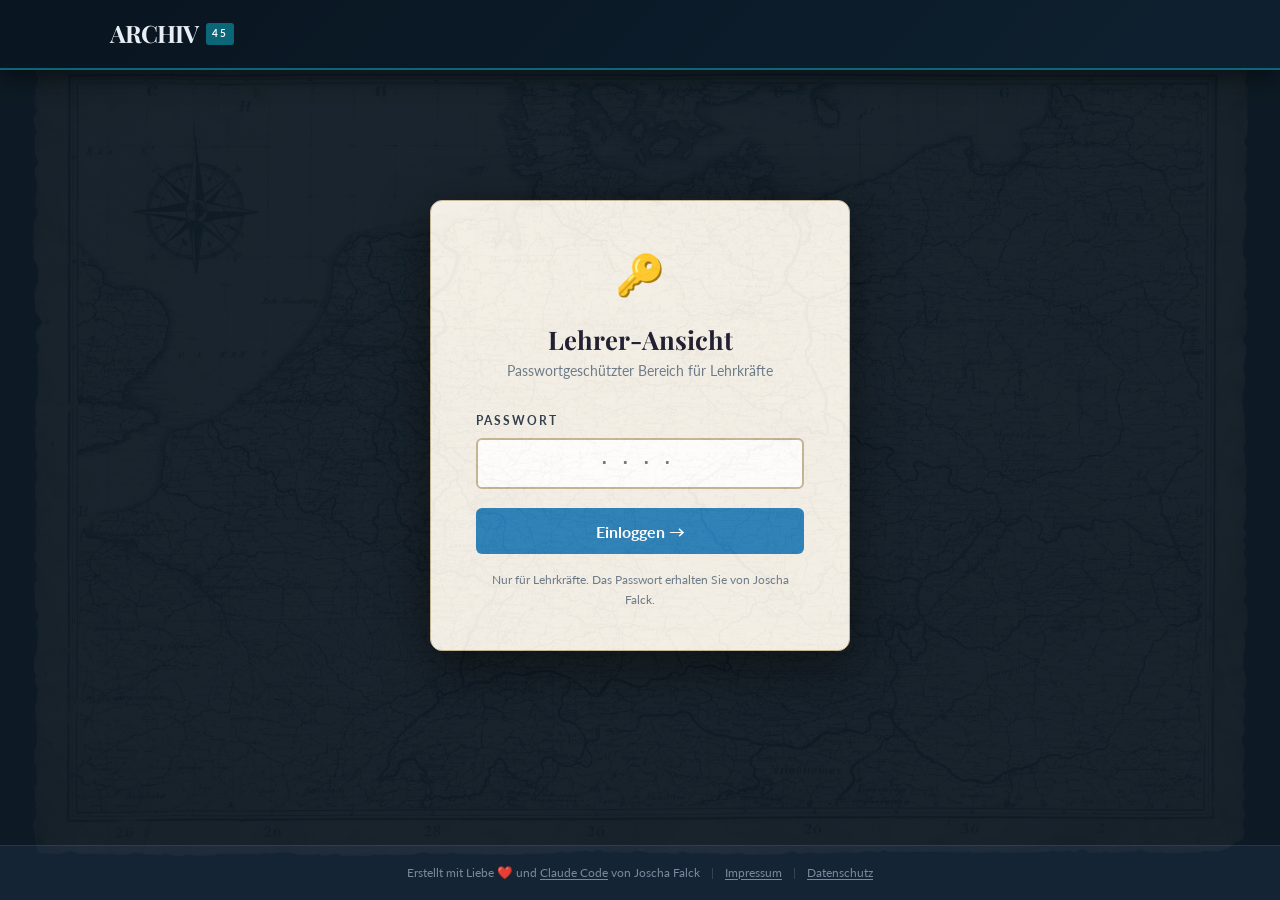
<file: lehrer.html>
<!DOCTYPE html>
<html lang="de">
<head>
  <meta charset="UTF-8">
  <meta name="viewport" content="width=device-width, initial-scale=1.0">
  <title>Lehrer-Ansicht – Archiv 45</title>
  <link rel="preconnect" href="https://fonts.googleapis.com">
  <link href="https://fonts.googleapis.com/css2?family=Playfair+Display:wght@400;700&family=Lato:wght@300;400;700&family=Courier+Prime:wght@400;700&display=swap" rel="stylesheet">
  <link rel="stylesheet" href="styles/main.css">
  <style>
    /* ── Login-Seite ── */
    .teacher-body {
      min-height: 100vh;
      display: flex;
      flex-direction: column;
    }

    /* Login-Screen */
    #login-screen {
      flex: 1;
      display: flex;
      align-items: center;
      justify-content: center;
      padding: 2rem 1.5rem;
    }
    .login-card {
      background: var(--paper);
      border-radius: var(--radius-lg);
      padding: 2.5rem 2.8rem;
      max-width: 420px;
      width: 100%;
      box-shadow: var(--shadow-lg);
      border: 1px solid var(--paper-border);
      text-align: center;
    }
    .login-icon { font-size: 2.5rem; margin-bottom: 1rem; }
    .login-title {
      font-family: 'Playfair Display', serif;
      font-size: 1.6rem;
      color: var(--text-dark);
      margin-bottom: .3rem;
    }
    .login-subtitle {
      font-size: 0.85rem;
      color: var(--text-muted);
      margin-bottom: 1.8rem;
    }
    .login-label {
      display: block;
      text-align: left;
      font-size: 0.78rem;
      font-weight: 700;
      letter-spacing: 2px;
      text-transform: uppercase;
      color: var(--text-mid);
      margin-bottom: 0.4rem;
      font-family: 'Lato', sans-serif;
    }
    .login-input {
      width: 100%;
      padding: 0.75rem 1rem;
      border: 2px solid var(--paper-border);
      border-radius: var(--radius);
      font-family: 'Courier Prime', monospace;
      font-size: 1.3rem;
      letter-spacing: 8px;
      text-align: center;
      color: var(--text-dark);
      background: #fff;
      transition: border-color 0.2s;
      margin-bottom: 1.2rem;
    }
    .login-input:focus {
      outline: none;
      border-color: var(--blue);
    }
    .login-btn {
      width: 100%;
      padding: 0.85rem;
      background: var(--blue);
      color: #fff;
      border: none;
      border-radius: var(--radius);
      font-family: 'Lato', sans-serif;
      font-size: 1rem;
      font-weight: 700;
      cursor: pointer;
      transition: background 0.2s, transform 0.15s;
    }
    .login-btn:hover { background: var(--blue-light); transform: translateY(-1px); }
    .login-error {
      margin-top: 0.8rem;
      font-size: 0.88rem;
      color: #8b0000;
      font-weight: 700;
      display: none;
    }
    .login-hint {
      margin-top: 1rem;
      font-size: 0.75rem;
      color: var(--text-muted);
    }

    /* Dashboard (nach Login) */
    #dashboard-screen {
      display: none;
      flex: 1;
      flex-direction: column;
      padding-top: 70px; /* Fixed-Header-Höhe ausgleichen */
    }

    .teacher-hero {
      background: linear-gradient(135deg, #0e0e1a 0%, #1a1a2e 100%);
      border-bottom: 3px solid var(--gold);
      padding: 4rem 1.5rem 2.5rem;
      text-align: center;
    }
    .teacher-hero-eyebrow {
      font-size: 0.7rem;
      font-family: 'Lato', sans-serif;
      letter-spacing: 5px;
      text-transform: uppercase;
      color: var(--gold);
      margin-bottom: 0.5rem;
    }
    .teacher-hero-title {
      font-family: 'Playfair Display', serif;
      font-size: 2rem;
      color: var(--text-light);
      margin-bottom: .4rem;
    }
    .teacher-hero-sub {
      font-size: 0.9rem;
      color: var(--text-faint);
    }
    .teacher-hero-actions {
      margin-top: 1.2rem;
      display: flex;
      gap: 0.75rem;
      justify-content: center;
      flex-wrap: wrap;
    }
    .teacher-hero-actions a, .teacher-hero-actions button {
      padding: 0.5rem 1.1rem;
      border-radius: 20px;
      font-family: 'Lato', sans-serif;
      font-size: 0.82rem;
      font-weight: 700;
      cursor: pointer;
      text-decoration: none;
      transition: all 0.2s;
    }
    .btn-outline {
      background: transparent;
      border: 1px solid rgba(255,255,255,0.25);
      color: var(--text-faint);
    }
    .btn-outline:hover { border-color: var(--text-light); color: var(--text-light); }

    /* Mappen-Übersicht im Dashboard */
    .dashboard-content {
      max-width: 900px;
      margin: 0 auto;
      padding: 2.5rem 1.5rem;
    }
    .section-label {
      font-size: 0.7rem;
      font-family: 'Lato', sans-serif;
      letter-spacing: 3px;
      text-transform: uppercase;
      color: var(--text-faint);
      margin-bottom: 1.2rem;
      display: flex;
      align-items: center;
      gap: 0.75rem;
    }
    .section-label::after {
      content: '';
      flex: 1;
      height: 1px;
      background: rgba(255,255,255,0.08);
    }

    /* Mappe-Karten im Lehrer-Dashboard */
    .teacher-mappe-grid {
      display: grid;
      grid-template-columns: repeat(auto-fill, minmax(240px, 1fr));
      gap: 1rem;
      margin-bottom: 2.5rem;
    }
    .teacher-mappe-card {
      background: var(--bg-mid);
      border: 1px solid rgba(255,255,255,0.1);
      border-radius: var(--radius-lg);
      overflow: hidden;
      text-decoration: none;
      transition: all 0.2s;
      display: flex;
      flex-direction: column;
    }
    .teacher-mappe-card:hover {
      transform: translateY(-3px);
      border-color: rgba(255,255,255,0.25);
      box-shadow: var(--shadow-md);
    }
    .teacher-card-top {
      background: linear-gradient(135deg, var(--red) 0%, #600000 100%);
      padding: 0.85rem 1.1rem;
      display: flex;
      justify-content: space-between;
      align-items: center;
    }
    .teacher-card-num {
      font-size: 0.65rem;
      font-family: 'Lato', sans-serif;
      font-weight: 700;
      letter-spacing: 3px;
      text-transform: uppercase;
      color: rgba(255,255,255,0.75);
    }
    .teacher-card-code {
      font-family: 'Courier Prime', monospace;
      font-size: 0.78rem;
      color: var(--gold);
      background: rgba(0,0,0,0.25);
      padding: 2px 8px;
      border-radius: 3px;
      letter-spacing: 2px;
    }
    .teacher-card-body {
      padding: 1rem 1.1rem;
      flex: 1;
    }
    .teacher-card-title {
      font-family: 'Playfair Display', serif;
      font-size: 1rem;
      color: var(--text-light);
      margin-bottom: 0.35rem;
      line-height: 1.3;
    }
    .teacher-card-sub {
      font-size: 0.78rem;
      color: var(--text-faint);
      margin-bottom: 0.75rem;
    }
    .teacher-card-tasks {
      display: flex;
      flex-direction: column;
      gap: 0.2rem;
    }
    .teacher-task-item {
      font-size: 0.75rem;
      color: var(--text-faint);
      padding: 0.25rem 0;
      border-bottom: 1px solid rgba(255,255,255,0.05);
      display: flex;
      gap: 0.5rem;
      align-items: flex-start;
    }
    .teacher-task-item:last-child { border-bottom: none; }
    .task-type-badge {
      font-family: 'Courier Prime', monospace;
      font-size: 0.7rem;
      background: rgba(41,128,185,0.2);
      color: var(--blue-light);
      padding: 1px 6px;
      border-radius: 3px;
      white-space: nowrap;
      flex-shrink: 0;
      margin-top: 1px;
    }
    .teacher-card-link {
      display: block;
      text-align: center;
      padding: 0.55rem;
      background: rgba(255,255,255,0.04);
      border-top: 1px solid rgba(255,255,255,0.07);
      font-size: 0.78rem;
      color: var(--text-faint);
      transition: all 0.2s;
    }
    .teacher-mappe-card:hover .teacher-card-link {
      background: rgba(41,128,185,0.15);
      color: var(--blue-light);
    }

    /* Didaktische Info-Box */
    .didaktik-box {
      background: var(--bg-mid);
      border: 1px solid rgba(201,162,39,0.2);
      border-left: 4px solid var(--gold);
      border-radius: 0 var(--radius-lg) var(--radius-lg) 0;
      padding: 1.3rem 1.5rem;
      margin-bottom: 2rem;
      font-size: 0.88rem;
      color: var(--text-faint);
      line-height: 1.7;
    }
    .didaktik-box strong { color: var(--text-light); }
    .didaktik-box ul { list-style: disc; padding-left: 1.2rem; margin-top: 0.4rem; }
    .didaktik-box li { margin-bottom: 0.25rem; }

    @media (max-width: 600px) {
      .login-card { padding: 1.8rem 1.5rem; }
      .teacher-mappe-grid { grid-template-columns: 1fr; }
    }
  </style>
</head>
<body class="teacher-body" style="background: var(--bg); padding-top: 0;">

  <!-- Schlanker Header -->
  <header class="site-header">
    <div class="header-inner">
      <a href="index.html" class="site-logo">ARCHIV<span class="logo-badge">45</span></a>
      <span id="header-badge" style="display:none;font-size:0.72rem;font-family:'Lato',sans-serif;font-weight:700;letter-spacing:2px;text-transform:uppercase;color:var(--gold);background:rgba(201,162,39,.12);border:1px solid rgba(201,162,39,.3);padding:3px 10px;border-radius:20px;">
        Lehrer-Ansicht
      </span>
    </div>
  </header>

  <!-- ══════════ LOGIN-SCREEN ══════════ -->
  <div id="login-screen" style="padding-top:70px;">
    <div class="login-card">
      <div class="login-icon">🔑</div>
      <h1 class="login-title">Lehrer-Ansicht</h1>
      <p class="login-subtitle">Passwortgeschützter Bereich für Lehrkräfte</p>

      <label for="pw-input" class="login-label">Passwort</label>
      <input
        type="password"
        id="pw-input"
        class="login-input"
        placeholder="····"
        autocomplete="off"
        maxlength="20"
        aria-label="Passwort eingeben"
      >
      <button class="login-btn" id="login-btn" onclick="doLogin()">
        Einloggen →
      </button>
      <p class="login-error" id="login-error">
        ✗ Falsches Passwort. Bitte erneut versuchen.
      </p>
      <p class="login-hint">
        Nur für Lehrkräfte. Das Passwort erhalten Sie von Joscha Falck.
      </p>
    </div>
  </div>

  <!-- ══════════ DASHBOARD ══════════ -->
  <div id="dashboard-screen">

    <div class="teacher-hero">
      <h1 class="teacher-hero-title">Archiv 45 – Übersicht</h1>
      <p class="teacher-hero-sub">Alle Mappen, Aufgaben und Codes auf einen Blick</p>
      <div class="teacher-hero-actions">
        <a href="index.html" class="btn-outline">← Zur Schülerseite</a>
        <button class="btn-outline" onclick="doLogout()">Abmelden</button>
      </div>
    </div>

    <div class="dashboard-content">

      <!-- Didaktische Kurzinfo -->
      <div class="didaktik-box">
        <strong>Hinweise für den Unterrichtseinsatz:</strong><br>
        Jede Mappe enthält 5 sequenziell freizuschaltende Aufgaben. Nach allen 5 Aufgaben
        muss ein Code eingegeben werden, um die nächste Mappe zu öffnen.
        <ul>
          <li>Schülerinnen und Schüler starten immer auf der <a href="index.html" style="color:var(--gold)">Startseite</a></li>
          <li>Fortschritt wird automatisch im Browser gespeichert (localStorage)</li>
          <li>Reset möglich über den ↺-Button auf der Startseite (pro Gerät)</li>
          <li>Diese Seite umgeht die Zugangsbeschränkungen – nur für Lehrkräfte</li>
        </ul>
      </div>

      <p class="section-label">Alle 7 Mappen direkt aufrufen</p>

      <!-- Mappe-Karten -->
      <div class="teacher-mappe-grid">

        <!-- Mappe 1 -->
        <a href="mappen/mappe-01.html" class="teacher-mappe-card">
          <div class="teacher-card-top">
            <span class="teacher-card-num">Mappe 1</span>
            <span class="teacher-card-code">WOLGA</span>
          </div>
          <div class="teacher-card-body">
            <div class="teacher-card-title">Die Wende</div>
            <div class="teacher-card-sub">Stalingrad 1942/43</div>
            <div class="teacher-card-tasks">
              <div class="teacher-task-item"><span class="task-type-badge">MC ★☆☆</span> Was bedeutet „eingekesselt"?</div>
              <div class="teacher-task-item"><span class="task-type-badge">TF ★☆☆</span> Zahlen der Katastrophe</div>
              <div class="teacher-task-item"><span class="task-type-badge">MC ★★☆</span> Ziel der Sportpalastrede</div>
              <div class="teacher-task-item"><span class="task-type-badge">Zuord. ★★☆</span> Propaganda oder Wirklichkeit?</div>
              <div class="teacher-task-item"><span class="task-type-badge">MS ★★★</span> Warum Wendepunkt?</div>
            </div>
          </div>
          <span class="teacher-card-link">Mappe 1 öffnen →</span>
        </a>

        <!-- Mappe 2 -->
        <a href="mappen/mappe-02.html" class="teacher-mappe-card">
          <div class="teacher-card-top">
            <span class="teacher-card-num">Mappe 2</span>
            <span class="teacher-card-code">NIEMALS</span>
          </div>
          <div class="teacher-card-body">
            <div class="teacher-card-title">Das verbrecherische System</div>
            <div class="teacher-card-sub">Holocaust &amp; Wannsee-Konferenz</div>
            <div class="teacher-card-tasks">
              <div class="teacher-task-item"><span class="task-type-badge">Sort. ★☆☆</span> Zeitstrahl: NS-Verbrechen</div>
              <div class="teacher-task-item"><span class="task-type-badge">MC ★★☆</span> Die Wannsee-Konferenz</div>
              <div class="teacher-task-item"><span class="task-type-badge">TF ★☆☆</span> Das Lagersystem</div>
              <div class="teacher-task-item"><span class="task-type-badge">MC ★★☆</span> Zeugnis: Vera Szmagner</div>
              <div class="teacher-task-item"><span class="task-type-badge">MS ★★★</span> Wer trägt Verantwortung?</div>
            </div>
          </div>
          <span class="teacher-card-link">Mappe 2 öffnen →</span>
        </a>

        <!-- Mappe 3 -->
        <a href="mappen/mappe-03.html" class="teacher-mappe-card">
          <div class="teacher-card-top">
            <span class="teacher-card-num">Mappe 3</span>
            <span class="teacher-card-code">FREIHEIT</span>
          </div>
          <div class="teacher-card-body">
            <div class="teacher-card-title">Nicht alle haben mitgemacht</div>
            <div class="teacher-card-sub">Widerstand im NS-Staat</div>
            <div class="teacher-card-tasks">
              <div class="teacher-task-item"><span class="task-type-badge">Zuord. ★☆☆</span> Gruppen des Widerstands</div>
              <div class="teacher-task-item"><span class="task-type-badge">MC ★★☆</span> Ziel der Weißen Rose</div>
              <div class="teacher-task-item"><span class="task-type-badge">TF ★☆☆</span> 20. Juli 1944</div>
              <div class="teacher-task-item"><span class="task-type-badge">MC ★★☆</span> Edelweißpiraten &amp; Swing-Jugend</div>
              <div class="teacher-task-item"><span class="task-type-badge">MS ★★★</span> Warum wagten es wenige?</div>
            </div>
          </div>
          <span class="teacher-card-link">Mappe 3 öffnen →</span>
        </a>

        <!-- Mappe 4 -->
        <a href="mappen/mappe-04.html" class="teacher-mappe-card">
          <div class="teacher-card-top">
            <span class="teacher-card-num">Mappe 4</span>
            <span class="teacher-card-code">OVERLORD</span>
          </div>
          <div class="teacher-card-body">
            <div class="teacher-card-title">Der Westen greift an</div>
            <div class="teacher-card-sub">D-Day &amp; globaler Krieg</div>
            <div class="teacher-card-tasks">
              <div class="teacher-task-item"><span class="task-type-badge">MC ★☆☆</span> Pearl Harbor</div>
              <div class="teacher-task-item"><span class="task-type-badge">TF ★☆☆</span> D-Day: Faktencheck</div>
              <div class="teacher-task-item"><span class="task-type-badge">MC ★★☆</span> Planung der Invasion</div>
              <div class="teacher-task-item"><span class="task-type-badge">Zuord. ★★☆</span> Strand → Nation</div>
              <div class="teacher-task-item"><span class="task-type-badge">MS ★★★</span> Bedeutung des D-Day</div>
            </div>
          </div>
          <span class="teacher-card-link">Mappe 4 öffnen →</span>
        </a>

        <!-- Mappe 5 -->
        <a href="mappen/mappe-05.html" class="teacher-mappe-card">
          <div class="teacher-card-top">
            <span class="teacher-card-num">Mappe 5</span>
            <span class="teacher-card-code">1944</span>
          </div>
          <div class="teacher-card-body">
            <div class="teacher-card-title">Verzweiflung</div>
            <div class="teacher-card-sub">Volkssturm &amp; Bombenkrieg</div>
            <div class="teacher-card-tasks">
              <div class="teacher-task-item"><span class="task-type-badge">MC ★☆☆</span> Was ist der Volkssturm?</div>
              <div class="teacher-task-item"><span class="task-type-badge">TF ★☆☆</span> Bombenkrieg: Fakten</div>
              <div class="teacher-task-item"><span class="task-type-badge">MC ★★☆</span> Dresden, Feb. 1945</div>
              <div class="teacher-task-item"><span class="task-type-badge">MC ★★☆</span> Gründungsjahr Volkssturm</div>
              <div class="teacher-task-item"><span class="task-type-badge">MS ★★★</span> Wer litt unter dem Krieg?</div>
            </div>
          </div>
          <span class="teacher-card-link">Mappe 5 öffnen →</span>
        </a>

        <!-- Mappe 6 -->
        <a href="mappen/mappe-06.html" class="teacher-mappe-card">
          <div class="teacher-card-top">
            <span class="teacher-card-num">Mappe 6</span>
            <span class="teacher-card-code">30APRIL</span>
          </div>
          <div class="teacher-card-body">
            <div class="teacher-card-title">Die letzten Tage</div>
            <div class="teacher-card-sub">Berlin April/Mai 1945</div>
            <div class="teacher-card-tasks">
              <div class="teacher-task-item"><span class="task-type-badge">Sort. ★☆☆</span> Zeitstrahl: Berlins Fall</div>
              <div class="teacher-task-item"><span class="task-type-badge">TF ★☆☆</span> Einkreisung Berlins</div>
              <div class="teacher-task-item"><span class="task-type-badge">MC ★★☆</span> Hitlers Tod (30. April)</div>
              <div class="teacher-task-item"><span class="task-type-badge">MC ★★☆</span> Berliner Zivilbevölkerung</div>
              <div class="teacher-task-item"><span class="task-type-badge">MS ★★★</span> Warum kein früheres Ende?</div>
            </div>
          </div>
          <span class="teacher-card-link">Mappe 6 öffnen →</span>
        </a>

        <!-- Mappe 7 -->
        <a href="mappen/mappe-07.html" class="teacher-mappe-card">
          <div class="teacher-card-top" style="background: linear-gradient(135deg, #1a3a5c 0%, #0d2240 100%); border-bottom: 2px solid var(--gold);">
            <span class="teacher-card-num">Mappe 7</span>
            <span class="teacher-card-code" style="color:#fff;font-size:0.72rem;">ABSCHLUSS</span>
          </div>
          <div class="teacher-card-body">
            <div class="teacher-card-title">Stunde Null</div>
            <div class="teacher-card-sub">Kapitulation &amp; Neubeginn</div>
            <div class="teacher-card-tasks">
              <div class="teacher-task-item"><span class="task-type-badge">MC ★☆☆</span> Die Kapitulation (8. Mai 1945)</div>
              <div class="teacher-task-item"><span class="task-type-badge">TF ★☆☆</span> Die Atombombe</div>
              <div class="teacher-task-item"><span class="task-type-badge">Zuord. ★★☆</span> Die Besatzungszonen</div>
              <div class="teacher-task-item"><span class="task-type-badge">MC ★★☆</span> Nürnberger Prozesse</div>
              <div class="teacher-task-item"><span class="task-type-badge">MS ★★★</span> Was bedeutet „Stunde Null"?</div>
            </div>
          </div>
          <span class="teacher-card-link">Mappe 7 öffnen →</span>
        </a>

      </div><!-- /.teacher-mappe-grid -->

      <!-- Codes-Übersicht -->
      <p class="section-label">Alle Freischalt-Codes</p>
      <div style="background:var(--bg-mid);border:1px solid rgba(255,255,255,0.08);border-radius:var(--radius-lg);padding:1.4rem 1.6rem;margin-bottom:2rem;">
        <table style="width:100%;border-collapse:collapse;font-size:0.88rem;">
          <thead>
            <tr style="border-bottom:1px solid rgba(255,255,255,0.1);">
              <th style="text-align:left;padding:0.5rem 0.75rem;color:var(--text-faint);font-family:'Lato',sans-serif;font-size:0.72rem;letter-spacing:2px;text-transform:uppercase;">Mappe</th>
              <th style="text-align:left;padding:0.5rem 0.75rem;color:var(--text-faint);font-family:'Lato',sans-serif;font-size:0.72rem;letter-spacing:2px;text-transform:uppercase;">Thema</th>
              <th style="text-align:left;padding:0.5rem 0.75rem;color:var(--text-faint);font-family:'Lato',sans-serif;font-size:0.72rem;letter-spacing:2px;text-transform:uppercase;">Code</th>
              <th style="text-align:left;padding:0.5rem 0.75rem;color:var(--text-faint);font-family:'Lato',sans-serif;font-size:0.72rem;letter-spacing:2px;text-transform:uppercase;">Herkunft</th>
            </tr>
          </thead>
          <tbody>
            <tr style="border-bottom:1px solid rgba(255,255,255,0.05);">
              <td style="padding:0.6rem 0.75rem;color:var(--text-faint);">1</td>
              <td style="padding:0.6rem 0.75rem;color:var(--text-light);">Stalingrad</td>
              <td style="padding:0.6rem 0.75rem;font-family:'Courier Prime',monospace;font-weight:700;color:var(--gold);">WOLGA</td>
              <td style="padding:0.6rem 0.75rem;color:var(--text-faint);">Fluss am Ufer der Einkessel.</td>
            </tr>
            <tr style="border-bottom:1px solid rgba(255,255,255,0.05);">
              <td style="padding:0.6rem 0.75rem;color:var(--text-faint);">2</td>
              <td style="padding:0.6rem 0.75rem;color:var(--text-light);">Holocaust</td>
              <td style="padding:0.6rem 0.75rem;font-family:'Courier Prime',monospace;font-weight:700;color:var(--gold);">NIEMALS</td>
              <td style="padding:0.6rem 0.75rem;color:var(--text-faint);">Nie wieder: Kern der Erinnerungskultur</td>
            </tr>
            <tr style="border-bottom:1px solid rgba(255,255,255,0.05);">
              <td style="padding:0.6rem 0.75rem;color:var(--text-faint);">3</td>
              <td style="padding:0.6rem 0.75rem;color:var(--text-light);">Widerstand</td>
              <td style="padding:0.6rem 0.75rem;font-family:'Courier Prime',monospace;font-weight:700;color:var(--gold);">FREIHEIT</td>
              <td style="padding:0.6rem 0.75rem;color:var(--text-faint);">Ziel des Widerstands</td>
            </tr>
            <tr style="border-bottom:1px solid rgba(255,255,255,0.05);">
              <td style="padding:0.6rem 0.75rem;color:var(--text-faint);">4</td>
              <td style="padding:0.6rem 0.75rem;color:var(--text-light);">D-Day</td>
              <td style="padding:0.6rem 0.75rem;font-family:'Courier Prime',monospace;font-weight:700;color:var(--gold);">OVERLORD</td>
              <td style="padding:0.6rem 0.75rem;color:var(--text-faint);">Name der Invasionsoperation</td>
            </tr>
            <tr style="border-bottom:1px solid rgba(255,255,255,0.05);">
              <td style="padding:0.6rem 0.75rem;color:var(--text-faint);">5</td>
              <td style="padding:0.6rem 0.75rem;color:var(--text-light);">Volkssturm</td>
              <td style="padding:0.6rem 0.75rem;font-family:'Courier Prime',monospace;font-weight:700;color:var(--gold);">1944</td>
              <td style="padding:0.6rem 0.75rem;color:var(--text-faint);">Gründungsjahr des Volkssturms</td>
            </tr>
            <tr style="border-bottom:1px solid rgba(255,255,255,0.05);">
              <td style="padding:0.6rem 0.75rem;color:var(--text-faint);">6</td>
              <td style="padding:0.6rem 0.75rem;color:var(--text-light);">Berlin 1945</td>
              <td style="padding:0.6rem 0.75rem;font-family:'Courier Prime',monospace;font-weight:700;color:var(--gold);">30APRIL</td>
              <td style="padding:0.6rem 0.75rem;color:var(--text-faint);">Datum von Hitlers Tod</td>
            </tr>
            <tr>
              <td style="padding:0.6rem 0.75rem;color:var(--text-faint);">7</td>
              <td style="padding:0.6rem 0.75rem;color:var(--text-light);">Stunde Null</td>
              <td style="padding:0.6rem 0.75rem;font-family:'Courier Prime',monospace;color:var(--text-faint);font-style:italic;">– kein Code –</td>
              <td style="padding:0.6rem 0.75rem;color:var(--text-faint);">Letzte Mappe → Abschluss-Zertifikat</td>
            </tr>
          </tbody>
        </table>
      </div>

    </div><!-- /.dashboard-content -->
  </div><!-- /#dashboard-screen -->

  <footer class="site-footer">
    Erstellt mit Liebe &#10084;&#65039; und <a href="https://claude.ai/claude-code" target="_blank" rel="noopener">Claude Code</a> von Joscha Falck
    <span class="footer-sep">|</span>
    <a href="impressum.html">Impressum</a>
    <span class="footer-sep">|</span>
    <a href="datenschutz.html">Datenschutz</a>
  </footer>

  <script>
    // Passwort-Logik
    const TEACHER_PW = '1234';
    const SESSION_KEY = 'archiv45_teacher_v1';

    function doLogin() {
      const input = document.getElementById('pw-input');
      const errorEl = document.getElementById('login-error');
      if (input.value.trim() === TEACHER_PW) {
        sessionStorage.setItem(SESSION_KEY, 'ok');
        showDashboard();
      } else {
        errorEl.style.display = 'block';
        input.value = '';
        input.focus();
        setTimeout(() => { errorEl.style.display = 'none'; }, 3000);
      }
    }

    function doLogout() {
      sessionStorage.removeItem(SESSION_KEY);
      document.getElementById('dashboard-screen').style.display = 'none';
      document.getElementById('login-screen').style.display = 'flex';
      document.getElementById('header-badge').style.display = 'none';
    }

    function showDashboard() {
      document.getElementById('login-screen').style.display = 'none';
      document.getElementById('dashboard-screen').style.display = 'flex';
      document.getElementById('header-badge').style.display = 'inline-block';
    }

    // Enter-Taste im Passwortfeld
    document.getElementById('pw-input').addEventListener('keydown', (e) => {
      if (e.key === 'Enter') doLogin();
    });

    // Session prüfen beim Laden
    if (sessionStorage.getItem(SESSION_KEY) === 'ok') {
      showDashboard();
    }
  </script>
</body>
</html>
</file>
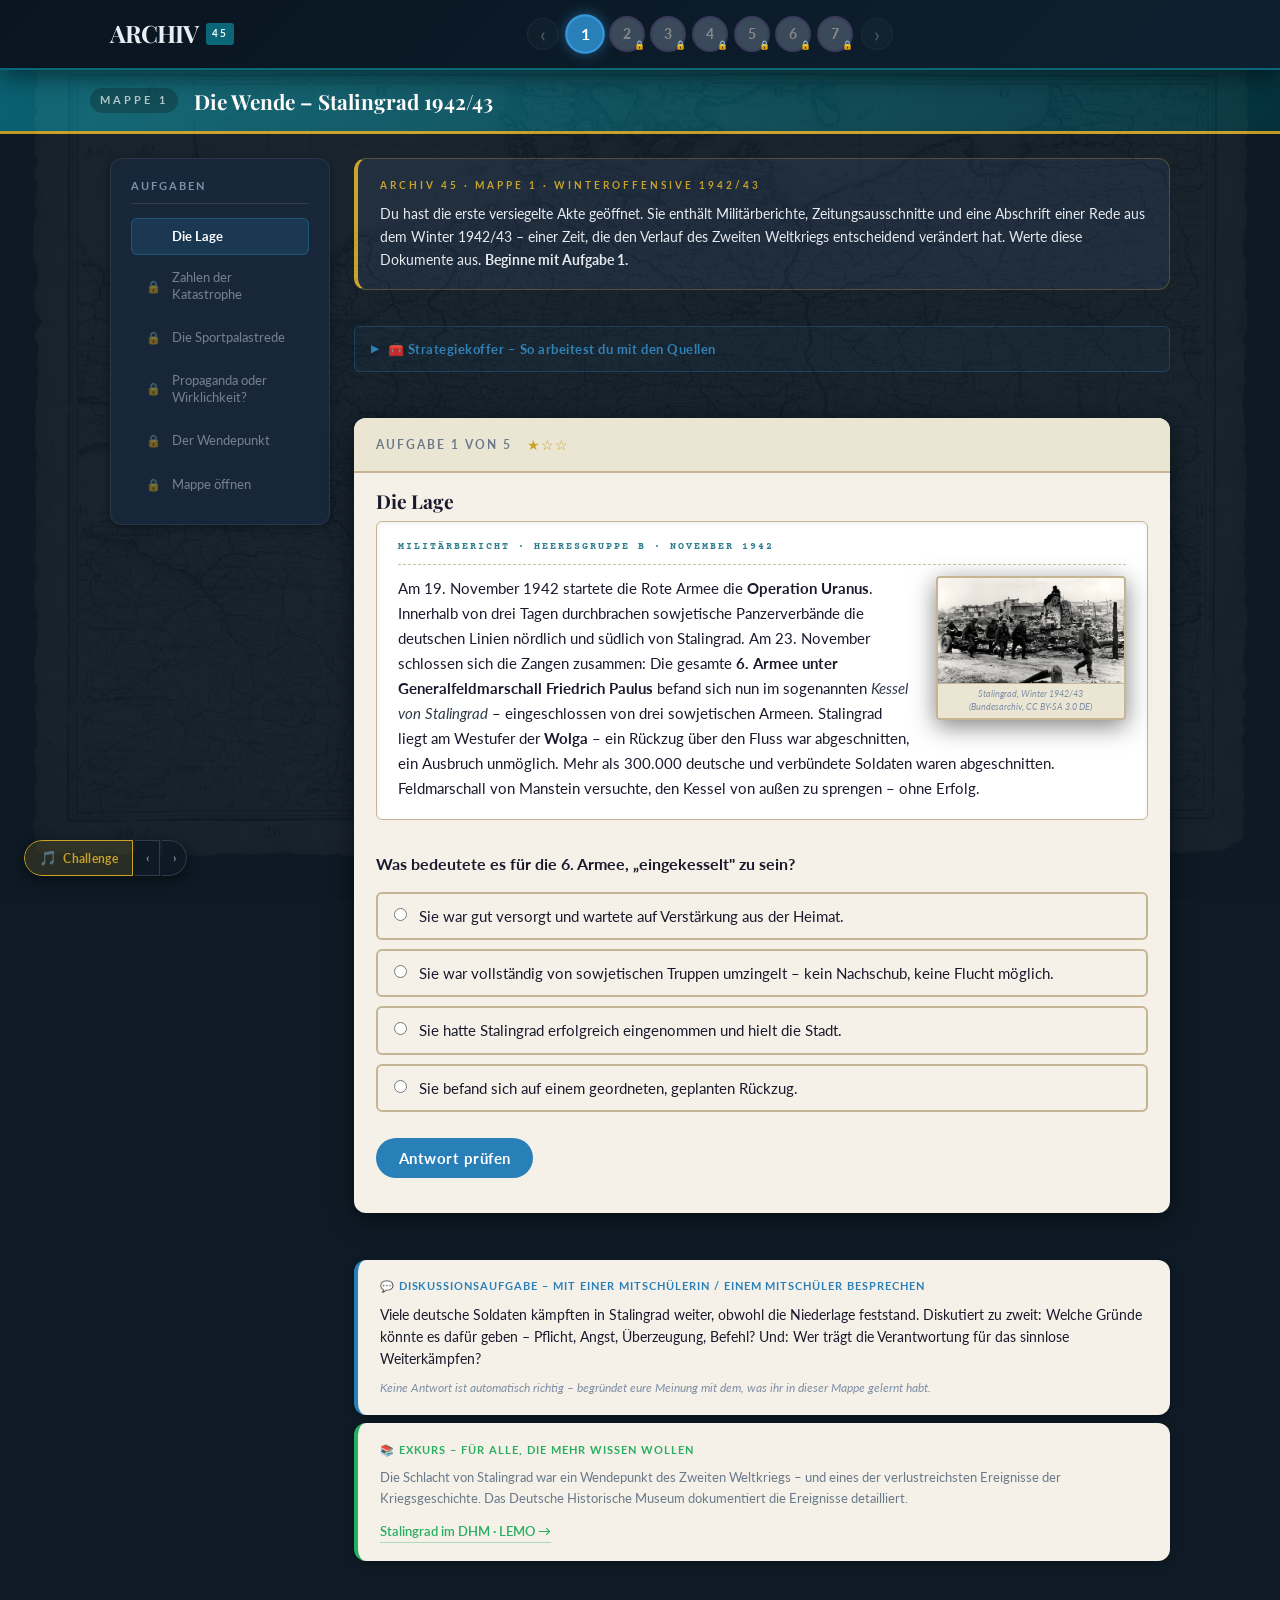
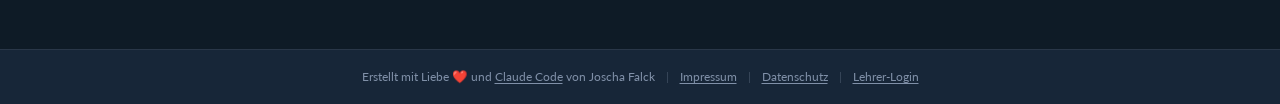
<file: mappen/mappe-01.html>
<!DOCTYPE html>
<html lang="de">
<head>
  <meta charset="UTF-8">
  <meta name="viewport" content="width=device-width, initial-scale=1.0">
  <title>Mappe 1: Die Wende – Archiv 45</title>
  <link rel="preconnect" href="https://fonts.googleapis.com">
  <link href="https://fonts.googleapis.com/css2?family=Playfair+Display:wght@400;700&family=Lato:wght@300;400;700&family=Courier+Prime:wght@400;700&display=swap" rel="stylesheet">
  <link rel="stylesheet" href="../styles/main.css">
</head>
<body class="mappe-page">

<!-- ═══════════ HEADER ═══════════ -->
<header class="site-header">
  <div class="header-inner">
    <a href="../index.html" class="site-logo">ARCHIV<span class="logo-badge">45</span></a>
    <nav class="chapter-nav" aria-label="Mappe-Navigation">
      <a href="#" class="nav-arrow" id="prev-mappe">‹</a>
      <div class="chapter-circles">
        <a href="mappe-01.html" class="chapter-circle" data-mappe="1" data-title="Mappe 1: Die Wende">1</a>
        <a href="mappe-02.html" class="chapter-circle" data-mappe="2" data-title="Mappe 2: Holocaust">2</a>
        <a href="mappe-03.html" class="chapter-circle" data-mappe="3" data-title="Mappe 3: Widerstand">3</a>
        <a href="mappe-04.html" class="chapter-circle" data-mappe="4" data-title="Mappe 4: D-Day">4</a>
        <a href="mappe-05.html" class="chapter-circle" data-mappe="5" data-title="Mappe 5: Verzweiflung">5</a>
        <a href="mappe-06.html" class="chapter-circle" data-mappe="6" data-title="Mappe 6: Letzte Tage">6</a>
        <a href="mappe-07.html" class="chapter-circle" data-mappe="7" data-title="Mappe 7: Stunde Null">7</a>
      </div>
      <a href="#" class="nav-arrow" id="next-mappe">›</a>
    </nav>
    <button class="sidebar-toggle" id="sidebar-toggle" aria-label="Aufgaben ein-/ausblenden">☰</button>
  </div>
</header>

<!-- ═══════════ BANNER ═══════════ -->
<div class="mappe-banner">
  <div class="mappe-banner-inner">
    <span class="mappe-label">Mappe 1</span>
    <h1>Die Wende – Stalingrad 1942/43</h1>
  </div>
</div>

<!-- ═══════════ LAYOUT ═══════════ -->
<div class="layout-wrapper">

  <!-- SIDEBAR -->
  <aside class="task-sidebar" id="task-sidebar">
    <h2 class="sidebar-title">Aufgaben</h2>
    <ul class="task-list">
      <li class="task-nav-item active" data-task="1"><span class="task-status"></span><span class="task-nav-title">Die Lage</span></li>
      <li class="task-nav-item locked" data-task="2"><span class="task-status">🔒</span><span class="task-nav-title">Zahlen der Katastrophe</span></li>
      <li class="task-nav-item locked" data-task="3"><span class="task-status">🔒</span><span class="task-nav-title">Die Sportpalastrede</span></li>
      <li class="task-nav-item locked" data-task="4"><span class="task-status">🔒</span><span class="task-nav-title">Propaganda oder Wirklichkeit?</span></li>
      <li class="task-nav-item locked" data-task="5"><span class="task-status">🔒</span><span class="task-nav-title">Der Wendepunkt</span></li>
      <li class="task-nav-item locked" data-task="code"><span class="task-status">🔒</span><span class="task-nav-title">Mappe öffnen</span></li>
    </ul>
  </aside>

  <!-- HAUPTINHALT -->
  <main class="content-area">

    <!-- Archiv-Kontext -->
    <div class="archive-context">
      <div class="archive-stamp">Archiv 45 · Mappe 1 · Winteroffensive 1942/43</div>
      <p class="context-text">
        Du hast die erste versiegelte Akte geöffnet. Sie enthält Militärberichte, Zeitungsausschnitte
        und eine Abschrift einer Rede aus dem Winter 1942/43 – einer Zeit, die den Verlauf des
        Zweiten Weltkriegs entscheidend verändert hat. Werte diese Dokumente aus.
        <strong>Beginne mit Aufgabe 1.</strong>
      </p>
    </div>

    <!-- ═══ STRATEGIEKOFFER ═══ -->
    <details class="strategie-koffer">
      <summary>🧰 Strategiekoffer – So arbeitest du mit den Quellen</summary>
      <div class="strategie-koffer-body">
        <div class="strategie-item"><strong>Zweimal lesen:</strong> Erst für den Überblick – dann gezielt auf Details, Zahlen und Namen achten.</div>
        <div class="strategie-item"><strong>W-Fragen stellen:</strong> Wer hat das geschrieben? Wann? Für wen? Warum? – das hilft bei jeder Quelle.</div>
        <div class="strategie-item"><strong>Widersprüche suchen:</strong> Widerspricht sich die Quelle mit anderen? Unterschiede sind oft der wichtigste Hinweis.</div>
        <div class="strategie-item"><strong>In eigenen Worten:</strong> Fasse den Kerngedanken in einem Satz zusammen – dann weißt du, ob du es wirklich verstanden hast.</div>
      </div>
    </details>

    <!-- ═══ AUFGABE 1 ═══ -->
    <div class="task-block visible" id="task-1">
      <div class="task-block-header">
        <div class="task-meta">
          <span class="task-number">Aufgabe 1 von 5</span>
          <span class="difficulty" title="Einfach">★☆☆</span>
        </div>
      </div>
      <h2 class="task-title-h2">Die Lage</h2>

      <div class="document-card">
        <div class="document-stamp">Militärbericht · Heeresgruppe B · November 1942</div>
        <div class="doc-image-wrap">
          <img class="doc-image" src="../images/Mappe 1_Stalingrad.png"
               alt="Stalingrad, Ruinenkämpfe Winter 1942/43"
               onerror="this.closest('.doc-image-wrap').style.display='none'">
          <div class="doc-image-caption">Stalingrad, Winter 1942/43<br>(Bundesarchiv, CC BY-SA 3.0 DE)</div>
        </div>
        <p class="document-text">
          Am 19. November 1942 startete die Rote Armee die <strong>Operation Uranus</strong>.
          Innerhalb von drei Tagen durchbrachen sowjetische Panzerverbände die deutschen Linien nördlich
          und südlich von Stalingrad. Am 23. November schlossen sich die Zangen zusammen:
          Die gesamte <strong>6. Armee unter Generalfeldmarschall Friedrich Paulus</strong>
          befand sich nun im sogenannten <em>Kessel von Stalingrad</em> –
          eingeschlossen von drei sowjetischen Armeen.
          Stalingrad liegt am Westufer der <strong>Wolga</strong> – ein Rückzug über den Fluss
          war abgeschnitten, ein Ausbruch unmöglich.
          Mehr als 300.000 deutsche und verbündete Soldaten waren abgeschnitten.
          Feldmarschall von Manstein versuchte, den Kessel von außen zu sprengen – ohne Erfolg.
        </p>
      </div>

      <div class="question-block">
        <p class="question-text">Was bedeutete es für die 6. Armee, „eingekesselt" zu sein?</p>
        <div class="mc-options" role="radiogroup">
          <label class="mc-option"><input type="radio" name="q1" value="a"> <span>Sie war gut versorgt und wartete auf Verstärkung aus der Heimat.</span></label>
          <label class="mc-option"><input type="radio" name="q1" value="b"> <span>Sie war vollständig von sowjetischen Truppen umzingelt – kein Nachschub, keine Flucht möglich.</span></label>
          <label class="mc-option"><input type="radio" name="q1" value="c"> <span>Sie hatte Stalingrad erfolgreich eingenommen und hielt die Stadt.</span></label>
          <label class="mc-option"><input type="radio" name="q1" value="d"> <span>Sie befand sich auf einem geordneten, geplanten Rückzug.</span></label>
        </div>
        <button class="check-btn" onclick="checkTask1()">Antwort prüfen</button>
        <div class="feedback-area" id="feedback-1" aria-live="polite"></div>
        <button class="next-task-btn" id="next-btn-1" onclick="goToNextTask(1)">Weiter zu Aufgabe 2 →</button>
      </div>
    </div>

    <!-- ═══ AUFGABE 2 ═══ -->
    <div class="task-block" id="task-2">
      <div class="task-block-header">
        <div class="task-meta">
          <span class="task-number">Aufgabe 2 von 5</span>
          <span class="difficulty" title="Einfach">★☆☆</span>
        </div>
      </div>
      <h2 class="task-title-h2">Zahlen der Katastrophe</h2>

      <div class="document-card">
        <div class="document-stamp">Faktenbericht · Östliche Front · Februar 1943</div>
        <p class="document-text">
          Am <strong>2. Februar 1943</strong> kapitulierte die letzte Einheit der deutschen
          6. Armee in Stalingrad. Die Niederlage war vernichtend: Über <strong>150.000 deutsche Soldaten</strong>
          hatten in dem Kessel den Tod gefunden – durch Kämpfe, Hunger, Kälte (bis zu −30 °C) und Krankheiten.
          Etwa <strong>90.000 Soldaten</strong> – darunter Generalfeldmarschall Paulus selbst – gerieten in
          sowjetische Gefangenschaft. Der Versuch, den Kessel aus der Luft mit Nachschub zu versorgen,
          war an der Überlegenheit der sowjetischen Luftwaffe und schlechten Wetterbedingungen gescheitert.
          Hitler hatte persönlich den Befehl zum Ausharren gegeben und jeden Ausbruchsversuch verboten.
        </p>
      </div>

      <div class="question-block">
        <p class="question-text">
          Ziehe die richtigen Begriffe in die passenden Lücken im Text.
        </p>
        <div class="word-bank" id="word-bank-2" aria-label="Wortbank">
          <div class="word-bank-label">Wortbank – ziehen oder antippen:</div>
        </div>
        <p class="cloze-text">
          Am <span class="drop-zone" id="dz2-1" data-answer="2. Februar 1943"><span class="drop-zone-placeholder">___</span></span>
          kapitulierte die letzte Einheit der deutschen
          <span class="drop-zone" id="dz2-2" data-answer="6. Armee"><span class="drop-zone-placeholder">___</span></span>.
          Über <span class="drop-zone" id="dz2-3" data-answer="150.000"><span class="drop-zone-placeholder">___</span></span>
          Soldaten fanden im Kessel den Tod durch Kämpfe, Hunger und Kälte.
          Etwa <span class="drop-zone" id="dz2-4" data-answer="90.000"><span class="drop-zone-placeholder">___</span></span>
          Soldaten gerieten in sowjetische Gefangenschaft.
          Die Temperaturen sanken auf bis zu
          <span class="drop-zone" id="dz2-5" data-answer="−30 °C"><span class="drop-zone-placeholder">___</span></span>.
        </p>
        <p class="cloze-hint">Tipp: Doppelklick / zweites Antippen eines platzierten Begriffs gibt ihn zurück in die Wortbank.</p>
        <button class="check-btn" onclick="checkTask2()">Antwort prüfen</button>
        <div class="feedback-area" id="feedback-2" aria-live="polite"></div>
        <button class="next-task-btn" id="next-btn-2" onclick="goToNextTask(2)">Weiter zu Aufgabe 3 →</button>
      </div>
    </div>

    <!-- ═══ AUFGABE 3 ═══ -->
    <div class="task-block" id="task-3">
      <div class="task-block-header">
        <div class="task-meta">
          <span class="task-number">Aufgabe 3 von 5</span>
          <span class="difficulty" title="Mittel">★★☆</span>
        </div>
      </div>
      <h2 class="task-title-h2">Die Sportpalastrede</h2>

      <div class="document-card">
        <div class="document-stamp">Abschrift · Rede · Berlin, 18. Februar 1943</div>
        <p class="document-text">
          Kurz nach der Kapitulation bei Stalingrad hielt der NS-Propagandaminister Josef Goebbels
          am <strong>18. Februar 1943</strong> im Berliner Sportpalast eine Rede vor 14.000 sorgfältig
          ausgewählten Anhängern. Er bezeichnete Stalingrad als einen deutschen „Heldentod" und rief
          die Deutschen zur totalen Kriegsmobilisierung auf:
        </p>
        <div class="source-box">
          <blockquote>
            „Die Engländer behaupten, das deutsche Volk hat den Glauben an den Sieg verloren.
            Ich frage euch: Glaubt ihr mit dem Führer und mit uns an den endgültigen totalen Sieg
            des deutschen Volkes? Ich frage euch: Wollt ihr den totalen Krieg?"
          </blockquote>
          <p class="source-attribution">– Josef Goebbels, Sportpalastrede, 18. Februar 1943 (Auszug, vereinfacht)</p>
        </div>
        <p class="document-text" style="margin-top:0.8rem;">
          Das Publikum antwortete mit lautem Jubel. Die Rede wurde im Radio übertragen und
          erreichte Millionen von Menschen in Deutschland. Goebbels sprach von Stalingrad als einem
          „Opfer", das Deutschland stärker mache – von der militärischen Niederlage war keine Rede.
        </p>
      </div>

      <div class="question-block">
        <p class="question-text">Was war das Ziel von Goebbels' Rede nach der Niederlage bei Stalingrad?</p>
        <div class="mc-options" role="radiogroup">
          <label class="mc-option"><input type="radio" name="q3" value="a"> <span>Er wollte ehrlich über das Ausmaß der Niederlage berichten.</span></label>
          <label class="mc-option"><input type="radio" name="q3" value="b"> <span>Er wollte die Bevölkerung auf ein baldiges Kriegsende vorbereiten.</span></label>
          <label class="mc-option"><input type="radio" name="q3" value="c"> <span>Er wollte die Niederlage verschleiern und die Bevölkerung zu weiterer Kriegsbegeisterung verleiten.</span></label>
          <label class="mc-option"><input type="radio" name="q3" value="d"> <span>Er wollte Kritik am Regime öffentlich zulassen.</span></label>
        </div>
        <div class="hint-box">Achte darauf, was Goebbels sagte – und was er <em>nicht</em> sagte. Vergleiche seine Worte mit dem, was du in den Aufgaben 1 und 2 gelernt hast.</div>

        <div class="hint-toggle"><button class="hint-btn" onclick="var h=document.getElementById('hint-1-3');h.classList.toggle('visible');this.textContent=h.classList.contains('visible')?'&#128161; Tipp ausblenden':'&#128161; Tipp anzeigen'">&#128161; Tipp anzeigen</button><div class="hint-box-collapsible" id="hint-1-3">Achte auf den Unterschied: Was sagte Goebbels? Und was war die militärische Wahrheit über Stalingrad? Welche Absicht hatte er mit seiner Rede?</div></div>
        <button class="check-btn" onclick="checkTask3()">Antwort prüfen</button>
        <div class="feedback-area" id="feedback-3" aria-live="polite"></div>
        <button class="next-task-btn" id="next-btn-3" onclick="goToNextTask(3)">Weiter zu Aufgabe 4 →</button>
      </div>
    </div>

    <!-- ═══ AUFGABE 4 ═══ -->
    <div class="task-block" id="task-4">
      <div class="task-block-header">
        <div class="task-meta">
          <span class="task-number">Aufgabe 4 von 5</span>
          <span class="difficulty" title="Mittel">★★☆</span>
        </div>
      </div>
      <h2 class="task-title-h2">Propaganda oder Wirklichkeit?</h2>

      <div class="document-card">
        <div class="document-stamp">Analyse · NS-Propaganda vs. historische Fakten</div>
        <p class="document-text">
          Im Archiv liegen vier Aussagen aus der Zeit nach Stalingrad. Entscheide: Handelt es sich
          um <strong>NS-Propaganda</strong> – also eine gezielte Täuschung der Bevölkerung –
          oder um eine historisch belegte <strong>Wirklichkeit</strong>?
        </p>
      </div>

      <div class="question-block">
        <p class="question-text">Ordne jede Aussage zu: <em>Propaganda</em> oder <em>Wirklichkeit</em>?</p>
        <div class="matching-grid">
          <div class="matching-row">
            <div class="matching-term">„Stalingrad war ein heroischer Heldentod für Deutschland."</div>
            <span class="matching-arrow">→</span>
            <select class="matching-select" id="match4a">
              <option value="">– auswählen –</option>
              <option value="p">Propaganda</option>
              <option value="w">Wirklichkeit</option>
            </select>
          </div>
          <div class="matching-row">
            <div class="matching-term">Ca. 90.000 deutsche Soldaten gingen in sowjetische Gefangenschaft.</div>
            <span class="matching-arrow">→</span>
            <select class="matching-select" id="match4b">
              <option value="">– auswählen –</option>
              <option value="p">Propaganda</option>
              <option value="w">Wirklichkeit</option>
            </select>
          </div>
          <div class="matching-row">
            <div class="matching-term">„Der Endsieg ist sicher – Deutschland wird siegen!"</div>
            <span class="matching-arrow">→</span>
            <select class="matching-select" id="match4c">
              <option value="">– auswählen –</option>
              <option value="p">Propaganda</option>
              <option value="w">Wirklichkeit</option>
            </select>
          </div>
          <div class="matching-row">
            <div class="matching-term">Die Temperaturen im Kessel sanken auf bis zu −30 °C.</div>
            <span class="matching-arrow">→</span>
            <select class="matching-select" id="match4d">
              <option value="">– auswählen –</option>
              <option value="p">Propaganda</option>
              <option value="w">Wirklichkeit</option>
            </select>
          </div>
        </div>

        <div class="hint-toggle"><button class="hint-btn" onclick="var h=document.getElementById('hint-1-4');h.classList.toggle('visible');this.textContent=h.classList.contains('visible')?'&#128161; Tipp ausblenden':'&#128161; Tipp anzeigen'">&#128161; Tipp anzeigen</button><div class="hint-box-collapsible" id="hint-1-4">Propaganda sind Aussagen, die bewusst täuschen oder verschleiern. Wirklichkeit sind nachweisbare, historische Fakten. Ordne jede Aussage: Entspricht sie dem, was wirklich passiert ist?</div></div>
        <button class="check-btn" onclick="checkTask4()">Antwort prüfen</button>
        <div class="feedback-area" id="feedback-4" aria-live="polite"></div>
        <button class="next-task-btn" id="next-btn-4" onclick="goToNextTask(4)">Weiter zu Aufgabe 5 →</button>
      </div>
    </div>

    <!-- ═══ AUFGABE 5 ═══ -->
    <div class="task-block" id="task-5">
      <div class="task-block-header">
        <div class="task-meta">
          <span class="task-number">Aufgabe 5 von 5</span>
          <span class="difficulty" title="Anspruchsvoll">★★★</span>
        </div>
      </div>
      <h2 class="task-title-h2">Der Wendepunkt</h2>

      <div class="document-card">
        <div class="document-stamp">Historische Einordnung · Kriegsanalyse 1943</div>
        <p class="document-text">
          Historiker:innen bezeichnen die Niederlage von Stalingrad als <strong>„Wendepunkt" des Zweiten Weltkriegs</strong>.
          Von nun an befand sich Deutschland militärisch in der Defensive. Die Rote Armee übernahm die Initiative
          an der Ostfront. Gleichzeitig begann die Heimatbevölkerung, an den Propagandaversprechen zu zweifeln.
          Das NS-Regime versuchte, Niederlagen weiterhin als strategische „Rückzüge" oder „Heldentaten" darzustellen –
          doch die Kriegslage war nicht mehr umkehrbar.
        </p>
      </div>

      <div class="question-block">
        <p class="question-text">Warum gilt Stalingrad als „Wendepunkt" des Zweiten Weltkriegs?</p>
        <p class="ms-hint">Wähle alle zutreffenden Aussagen aus. Achtung: Manche Aussagen sind falsch!</p>
        <div class="ms-options">
          <label class="ms-option"><input type="checkbox" name="ms5" value="a"> <span>Es war die erste Niederlage, bei der eine gesamte deutsche Armee vernichtet wurde.</span></label>
          <label class="ms-option"><input type="checkbox" name="ms5" value="b"> <span>Die Niederlage zeigte erstmals, dass Deutschland den Krieg verlieren konnte.</span></label>
          <label class="ms-option"><input type="checkbox" name="ms5" value="c"> <span>Die Sowjetunion kapitulierte kurz nach der deutschen Niederlage.</span></label>
          <label class="ms-option"><input type="checkbox" name="ms5" value="d"> <span>Die deutschen Verluste an Menschen und Material waren nicht mehr auszugleichen.</span></label>
          <label class="ms-option"><input type="checkbox" name="ms5" value="e"> <span>Das NS-Regime musste beginnen, Niederlagen propagandistisch umzudeuten.</span></label>
        </div>

        <div class="hint-toggle"><button class="hint-btn" onclick="var h=document.getElementById('hint-1-5');h.classList.toggle('visible');this.textContent=h.classList.contains('visible')?'&#128161; Tipp ausblenden':'&#128161; Tipp anzeigen'">&#128161; Tipp anzeigen</button><div class="hint-box-collapsible" id="hint-1-5">Lies jede Aussage genau. Eine ist historisch falsch – die Sowjetunion hat NICHT kapituliert. Überleg bei jeder: Erklärt sie, warum Stalingrad ein Wendepunkt war?</div></div>
        <div class="hint-toggle hint-toggle-2"><button class="hint-btn hint-btn-2" onclick="var h=document.getElementById('hint-1-5-2');h.classList.toggle('visible');this.textContent=h.classList.contains('visible')?'&#128161; Weiterer Tipp ausblenden':'&#128161; Weiterer Tipp anzeigen'">&#128161; Weiterer Tipp anzeigen</button><div class="hint-box-collapsible level-2" id="hint-1-5-2">Konzentriere dich auf vier Kriterien: Wie veränderten sich (1) die Kriegslage, (2) die Stimmung in der Bevölkerung, (3) die NS-Propaganda und (4) Deutschlands Verbündete? Welche Aussagen treffen auf <em>alle vier</em> Bereiche zu?</div></div>
        <button class="check-btn" onclick="checkTask5()">Antwort prüfen</button>
        <div class="feedback-area" id="feedback-5" aria-live="polite"></div>
        <button class="next-task-btn" id="next-btn-5" onclick="goToNextTask(5)">Mappe öffnen →</button>
      </div>

      <div class="reflection-box">
        <div class="reflection-label">Reflexionsfrage</div>
        Denk nach: Warum haben viele deutsche Soldaten in Stalingrad weitergekämpft, obwohl die Lage aussichtslos war?
        Was hatte das NS-Regime getan, damit Menschen so handeln?
      </div>
    </div>

    <!-- ═══ CODE-SEKTION ═══ -->
    <div class="code-section" id="code-section">
      <div class="code-section-header">
        <span class="code-lock-icon">🔓</span>
        <h2>Mappe 2 freischalten</h2>
      </div>
      <div class="code-section-body">
        <p>
          Gut gemacht! Du hast alle Dokumente dieser Akte ausgewertet. Gib jetzt den
          <strong>Geheimcode</strong> ein, um die nächste Mappe zu öffnen.
        </p>
        <div class="code-hint">
          Der Code ist der Name des Flusses, an dessen Ufer die 6. Armee eingekesselt wurde.
        </div>
        <div class="code-input-row">
          <input class="code-input" id="unlock-input" type="text" placeholder="Code eingeben…"
            autocomplete="off" autocorrect="off" autocapitalize="characters" spellcheck="false">
          <button class="unlock-btn" onclick="checkCode('wolga', 2, 'mappe-02.html')">🔓 Öffnen</button>
        </div>
        <div id="code-feedback" style="margin-top:1rem;"></div>
      </div>
    </div>


    <!-- ═══ DISKUSSION ═══ -->
    <div class="discussion-block">
      <div class="discussion-label">💬 Diskussionsaufgabe – Mit einer Mitschülerin / einem Mitschüler besprechen</div>
      <p class="discussion-prompt">Viele deutsche Soldaten kämpften in Stalingrad weiter, obwohl die Niederlage feststand. Diskutiert zu zweit: Welche Gründe könnte es dafür geben – Pflicht, Angst, Überzeugung, Befehl? Und: Wer trägt die Verantwortung für das sinnlose Weiterkämpfen?</p>
      <p class="discussion-note">Keine Antwort ist automatisch richtig – begründet eure Meinung mit dem, was ihr in dieser Mappe gelernt habt.</p>
    </div>

    <!-- ═══ EXKURS ═══ -->
    <div class="exkurs-block">
      <div class="exkurs-label">📚 Exkurs – Für alle, die mehr wissen wollen</div>
      <p class="exkurs-text">Die Schlacht von Stalingrad war ein Wendepunkt des Zweiten Weltkriegs – und eines der verlustreichsten Ereignisse der Kriegsgeschichte. Das Deutsche Historische Museum dokumentiert die Ereignisse detailliert.</p>
      <a href="https://www.dhm.de/lemo/kapitel/der-zweite-weltkrieg/kriegsverlauf/schlacht-um-stalingrad-194243" class="exkurs-link" target="_blank" rel="noopener">Stalingrad im DHM · LEMO →</a>
    </div>

  </main>
</div><!-- end layout-wrapper -->

<script src="../scripts/app.js"></script>
<script>
    /* ── INLINE-FALLBACKS: garantieren Feedback auch ohne app.js ──────── */
  var _mappeNum = 1;
  function showFeedback(id,msg,type){
    var el=document.getElementById(id);if(!el)return;
    var c={correct:'background:rgba(39,174,96,.18);border-left:4px solid #27ae60;color:#155a2e;',
           incorrect:'background:rgba(230,126,34,.15);border-left:4px solid #e67e22;color:#6b3510;',
           warning:'background:rgba(52,152,219,.15);border-left:4px solid #2980b9;color:#1a3d5c;'};
    el.innerHTML='<div class="feedback feedback-'+type+'" style="padding:.9rem 1.1rem .9rem 1.4rem;border-radius:6px;font-size:.93rem;font-weight:600;line-height:1.6;'+(c[type]||'')+'">'+msg+'</div>';
    setTimeout(function(){
      el.scrollIntoView({behavior:'smooth',block:'nearest'});
      var r=el.getBoundingClientRect();
      window.scrollTo({top:Math.max(0,window.pageYOffset+r.top-120),behavior:'smooth'});
    },100);
  }
  function validateMC(name){var s=document.querySelector('input[name="'+name+'"]:checked');return{valid:!!s,value:s?s.value:null};}
  function validateTF(rows){var r={},ok=true;rows.forEach(function(n){var s=document.querySelector('input[name="'+n+'"]:checked');if(!s)ok=false;else r[n]=s.value;});return{allAnswered:ok,results:r};}
  function validateMS(name){return Array.from(document.querySelectorAll('input[name="'+name+'"]:checked')).map(function(c){return c.value;});}
  function validateMatching(ids){var r={},ok=true;ids.forEach(function(id){var el=document.getElementById(id);if(!el||!el.value)ok=false;else r[id]=el.value;});return{allAnswered:ok,results:r};}
  function validateSorting(ids){var r={},ok=true,u={};ids.forEach(function(id){var el=document.getElementById(id);if(!el||!el.value||u[el.value])ok=false;else{u[el.value]=true;r[id]=el.value;}});return{allAnswered:ok,results:r};}
  function completeTask(n){
    var btn=document.querySelector('#task-'+n+' .check-btn');if(btn)btn.disabled=true;
    if(typeof markTaskDone==='function')markTaskDone(_mappeNum,n);
    if(typeof updateSidebarItem==='function')updateSidebarItem(n,'completed');
    if(typeof playSound==='function')playSound('correct');
    if(typeof showStamp==='function')showStamp(n);
    setTimeout(function(){var nb=document.getElementById('next-btn-'+n);if(nb){nb.classList.add('visible');nb.scrollIntoView({behavior:'smooth',block:'nearest'});}},800);
  }
  function goToNextTask(n){
    if(n<5){
      if(typeof revealTask==='function')revealTask(n+1);
      else{var e=document.getElementById('task-'+(n+1));if(e){e.style.display='block';e.classList.add('visible');}}
      setTimeout(function(){var e=document.getElementById('task-'+(n+1));if(e)e.scrollIntoView({behavior:'smooth',block:'start'});},100);
    }else{
      if(typeof revealCodeSection==='function')revealCodeSection();
      else{var cs=document.getElementById('code-section');if(cs){cs.style.display='block';cs.classList.add('visible');}}
      setTimeout(function(){var cs=document.getElementById('code-section');if(cs)cs.scrollIntoView({behavior:'smooth',block:'start'});},100);
    }
  }
  /* ── Ende Fallbacks ─────────────────────────────────────────────────── */

  /* ── MUSTERLÖSUNGEN FÜR LEHRER-ANSICHT ─────────────────────────── */
  window.TASK_SOLUTIONS = {
    mappeTitle: 'Mappe 1: Die Wende – Stalingrad 1942/43',
    code: 'wolga',
    tasks: [
    {num:1,title:"Die Lage",type:"MC",answer:"<b>Antwort B:</b> Die 6. Armee war vollständig von sowjetischen Truppen umzingelt – kein Nachschub, keine Flucht möglich."},
    {num:2,title:"Zahlen der Katastrophe",type:"Drag & Drop",answer:"<b>L\u00f6sung:</b> 1\u202f=\u202f2.\u202fFebruar 1943 &nbsp;|&nbsp; 2\u202f=\u202f6. Armee &nbsp;|&nbsp; 3\u202f=\u202f150.000 &nbsp;|&nbsp; 4\u202f=\u202f90.000 &nbsp;|&nbsp; 5\u202f=\u202f\u221230\u202f\u00b0C"},
    {num:3,title:"Die Sportpalastrede",type:"MC",answer:"<b>Antwort C:</b> Goebbels wollte die Niederlage verschleiern und die Bevölkerung zu weiterer Kriegsbegeisterung verleiten."},
    {num:4,title:"Propaganda oder Wirklichkeit?",type:"Matching",answer:"<b>Propaganda:</b> A (\"Heldentod\"), C (\"Endsieg\")<br><b>Wirklichkeit:</b> B (90.000 Gefangene), D (−30 °C im Kessel)"},
    {num:5,title:"Der Wendepunkt",type:"MS",answer:"<b>Richtig:</b> A, B, D, E &nbsp;|&nbsp; <b>Falsch:</b> C (Die Sowjetunion kapitulierte <em>nicht</em>)"}
    ]
  };
  /* ── Ende Musterlösungen ─────────────────────────────────────────── */
  document.addEventListener('DOMContentLoaded', function(){ if(typeof initApp==='function') initApp(1,5); });

  function checkTask1() {
    const r = validateMC('q1');
    if (!r.valid) { showFeedback('feedback-1', 'Bitte wähle eine Antwort aus.', 'warning'); return; }
    if (r.value === 'b') {
      showFeedback('feedback-1', '✓ <strong>Richtig!</strong> Eingekesselt zu sein bedeutete: kein Nachschub, keine Möglichkeit zur Flucht. Für über 300.000 Soldaten begann die Katastrophe.', 'correct');
      completeTask(1);
    } else {
      showFeedback('feedback-1', 'Nicht ganz. Ein „Kessel" ist eine vollständige Einkreisung – die Truppen konnten weder versorgt werden noch entkommen. Lies den Text nochmal.', 'incorrect');
    }
  }

  function checkTask2() {
    var zones = document.querySelectorAll('#task-2 .drop-zone');
    var allFilled = true;
    zones.forEach(function(z){ if(!z.dataset.placed) allFilled = false; });
    if (!allFilled) { showFeedback('feedback-2', 'Bitte f\u00fclle alle L\u00fccken aus.', 'warning'); return; }
    var allCorrect = true;
    zones.forEach(function(z){
      var chip = z.querySelector('.drag-word');
      if(z.dataset.placed === z.dataset.answer){
        z.classList.add('correct'); z.classList.remove('incorrect');
        if(chip) chip.style.borderColor='#27ae60';
      } else {
        z.classList.add('incorrect'); z.classList.remove('correct');
        if(chip) chip.style.borderColor='#e74c3c';
        allCorrect = false;
      }
    });
    if (allCorrect) {
      showFeedback('feedback-2', '\u2713 <strong>Alle L\u00fccken richtig!</strong> Die Zahlen zeigen das volle Ausma\u00df der Niederlage: Von 300.000 Soldaten gerieten nur ca. 90.000 in Gefangenschaft. Die Luftversorgung scheiterte, Hitler hatte jeden R\u00fcckzug verboten.', 'correct');
      completeTask(2);
    } else {
      showFeedback('feedback-2', 'Nicht alle L\u00fccken stimmen. Falsch eingesetzte Begriffe sind rot markiert – lies den Text nochmal genau.', 'incorrect');
    }
  }

  /* ── Drag & Drop Init Mappe 1 / Aufgabe 2 ───────────────────────── */
  (function(){
    var words = ['90.000','\u221230 \u00b0C','6. Armee','2. Februar 1943','150.000'];
    var bank = document.getElementById('word-bank-2');
    var selected = null;

    function makeChip(text){
      var c = document.createElement('span');
      c.className = 'drag-word';
      c.textContent = text;
      c.draggable = true;
      return c;
    }

    function returnToBank(chip){
      var zone = chip.parentElement;
      if(zone && zone.classList.contains('drop-zone')){
        zone.dataset.placed = '';
        zone.classList.remove('filled','correct','incorrect');
        zone.innerHTML = '<span class="drop-zone-placeholder">___</span>';
      }
      chip = makeChip(chip.textContent);
      attachChip(chip);
      bank.appendChild(chip);
      if(selected === chip) selected = null;
    }

    function fillZone(zone, chip){
      // Return existing chip in zone to bank first
      var existing = zone.querySelector('.drag-word');
      if(existing){ returnToBank(existing); }
      // Remove chip from bank
      if(chip.parentElement) chip.parentElement.removeChild(chip);
      zone.innerHTML = '';
      zone.appendChild(chip);
      zone.dataset.placed = chip.textContent;
      zone.classList.add('filled');
      chip.classList.remove('selected');
      selected = null;
    }

    function attachChip(chip){
      chip.addEventListener('click', function(e){
        e.stopPropagation();
        if(selected === chip){
          chip.classList.remove('selected');
          selected = null;
        } else {
          if(selected) selected.classList.remove('selected');
          selected = chip;
          chip.classList.add('selected');
        }
      });
      chip.addEventListener('dblclick', function(e){
        e.stopPropagation();
        if(chip.parentElement && chip.parentElement.classList.contains('drop-zone')){
          returnToBank(chip);
        }
      });
      chip.addEventListener('dragstart', function(e){
        e.dataTransfer.setData('text/plain', chip.textContent);
        chip.classList.add('dragging');
        selected = chip;
      });
      chip.addEventListener('dragend', function(){ chip.classList.remove('dragging'); });
    }

    function attachDropTarget(zone){
      zone.addEventListener('click', function(e){
        if(selected && selected.parentElement !== zone){
          fillZone(zone, selected);
        } else if(!selected && zone.dataset.placed){
          var chip = zone.querySelector('.drag-word');
          if(chip) returnToBank(chip);
        }
      });
      zone.addEventListener('dragover', function(e){ e.preventDefault(); zone.classList.add('over'); });
      zone.addEventListener('dragleave', function(){ zone.classList.remove('over'); });
      zone.addEventListener('drop', function(e){
        e.preventDefault();
        zone.classList.remove('over');
        var txt = e.dataTransfer.getData('text/plain');
        var chip = Array.from(bank.querySelectorAll('.drag-word')).find(function(c){ return c.textContent===txt && c.classList.contains('dragging'); });
        if(!chip) chip = Array.from(document.querySelectorAll('#task-2 .drop-zone .drag-word')).find(function(c){ return c.textContent===txt && c.classList.contains('dragging'); });
        if(chip) fillZone(zone, chip);
      });
    }

    words.forEach(function(w){
      var chip = makeChip(w);
      attachChip(chip);
      bank.appendChild(chip);
    });

    document.querySelectorAll('#task-2 .drop-zone').forEach(function(z){ attachDropTarget(z); });

    document.addEventListener('click', function(){ if(selected && selected.parentElement === bank){ selected.classList.remove('selected'); selected = null; } });
  })();

  function checkTask3() {
    const r = validateMC('q3');
    if (!r.valid) { showFeedback('feedback-3', 'Bitte wähle eine Antwort aus.', 'warning'); return; }
    if (r.value === 'c') {
      showFeedback('feedback-3', '✓ <strong>Richtig!</strong> Goebbels\' Rede war klassische Propaganda: Er verschwieg das Ausmaß der Niederlage, bezeichnete sie als \u201eHeldentod\u201c und nutzte sie, um die Bevölkerung zur weiteren Kriegsanstrengung aufzurufen. Das Publikum war handverlesen und jubelte auf Kommando.', 'correct');
      completeTask(3);
    } else {
      showFeedback('feedback-3', 'Überlege: Sprach Goebbels ehrlich über die Niederlage? Und was forderte er vom Volk? Das Ziel der Rede war Täuschung und Mobilisierung – keine Aufklärung.', 'incorrect');
    }
  }

  function checkTask4() {
    const r = validateMatching(['match4a','match4b','match4c','match4d']);
    if (!r.allAnswered) { showFeedback('feedback-4', 'Bitte ordne alle vier Aussagen zu.', 'warning'); return; }
    const correct = {match4a:'p', match4b:'w', match4c:'p', match4d:'w'};
    const ok = Object.keys(correct).every(k => r.results[k] === correct[k]);
    if (ok) {
      showFeedback('feedback-4', '✓ <strong>Perfekt!</strong> Die Propaganda sprach von „Heldentod" und „Endsieg" – die Wirklichkeit waren Massengefangenschaft und bittere Kälte. Das NS-Regime log die Bevölkerung systematisch an.', 'correct');
      completeTask(4);
    } else {
      showFeedback('feedback-4', 'Noch nicht ganz richtig. Propaganda sind Aussagen, die die Realität verfälschen oder verschleiern. Wirklichkeit sind belegbare Fakten.', 'incorrect');
    }
  }

  function checkTask5() {
    const selected = validateMS('ms5');
    if (selected.length === 0) { showFeedback('feedback-5', 'Wähle mindestens eine Aussage aus.', 'warning'); return; }
    const correct = new Set(['a','b','d','e']);
    const selSet = new Set(selected);
    const ok = [...correct].every(v => selSet.has(v)) && [...selSet].every(v => correct.has(v));
    if (ok) {
      showFeedback('feedback-5', '✓ <strong>Ausgezeichnet!</strong> Stalingrad war ein Wendepunkt aus militärischen, psychologischen und propagandistischen Gründen. Wichtig: Die Sowjetunion kapitulierte <em>nicht</em> – ganz im Gegenteil, sie übernahm die Kriegsinitiative.', 'correct');
      completeTask(5);
    } else {
      showFeedback('feedback-5', 'Nicht ganz. Prüfe jede Aussage einzeln: Ist sie historisch korrekt und erklärt sie, warum Stalingrad ein Wendepunkt war? Aussage C enthält einen Fehler!', 'incorrect');
    }
  }
</script>

<footer class="site-footer">
  Erstellt mit Liebe &#10084;&#65039; und <a href="https://claude.ai/claude-code" target="_blank" rel="noopener">Claude Code</a> von Joscha Falck
  <span class="footer-sep">|</span>
  <a href="../impressum.html">Impressum</a>
  <span class="footer-sep">|</span>
  <a href="../datenschutz.html">Datenschutz</a>
  <span class="footer-sep">|</span>
  <a href="../lehrer.html">Lehrer-Login</a>
</footer>
</body>
</html>
</file>
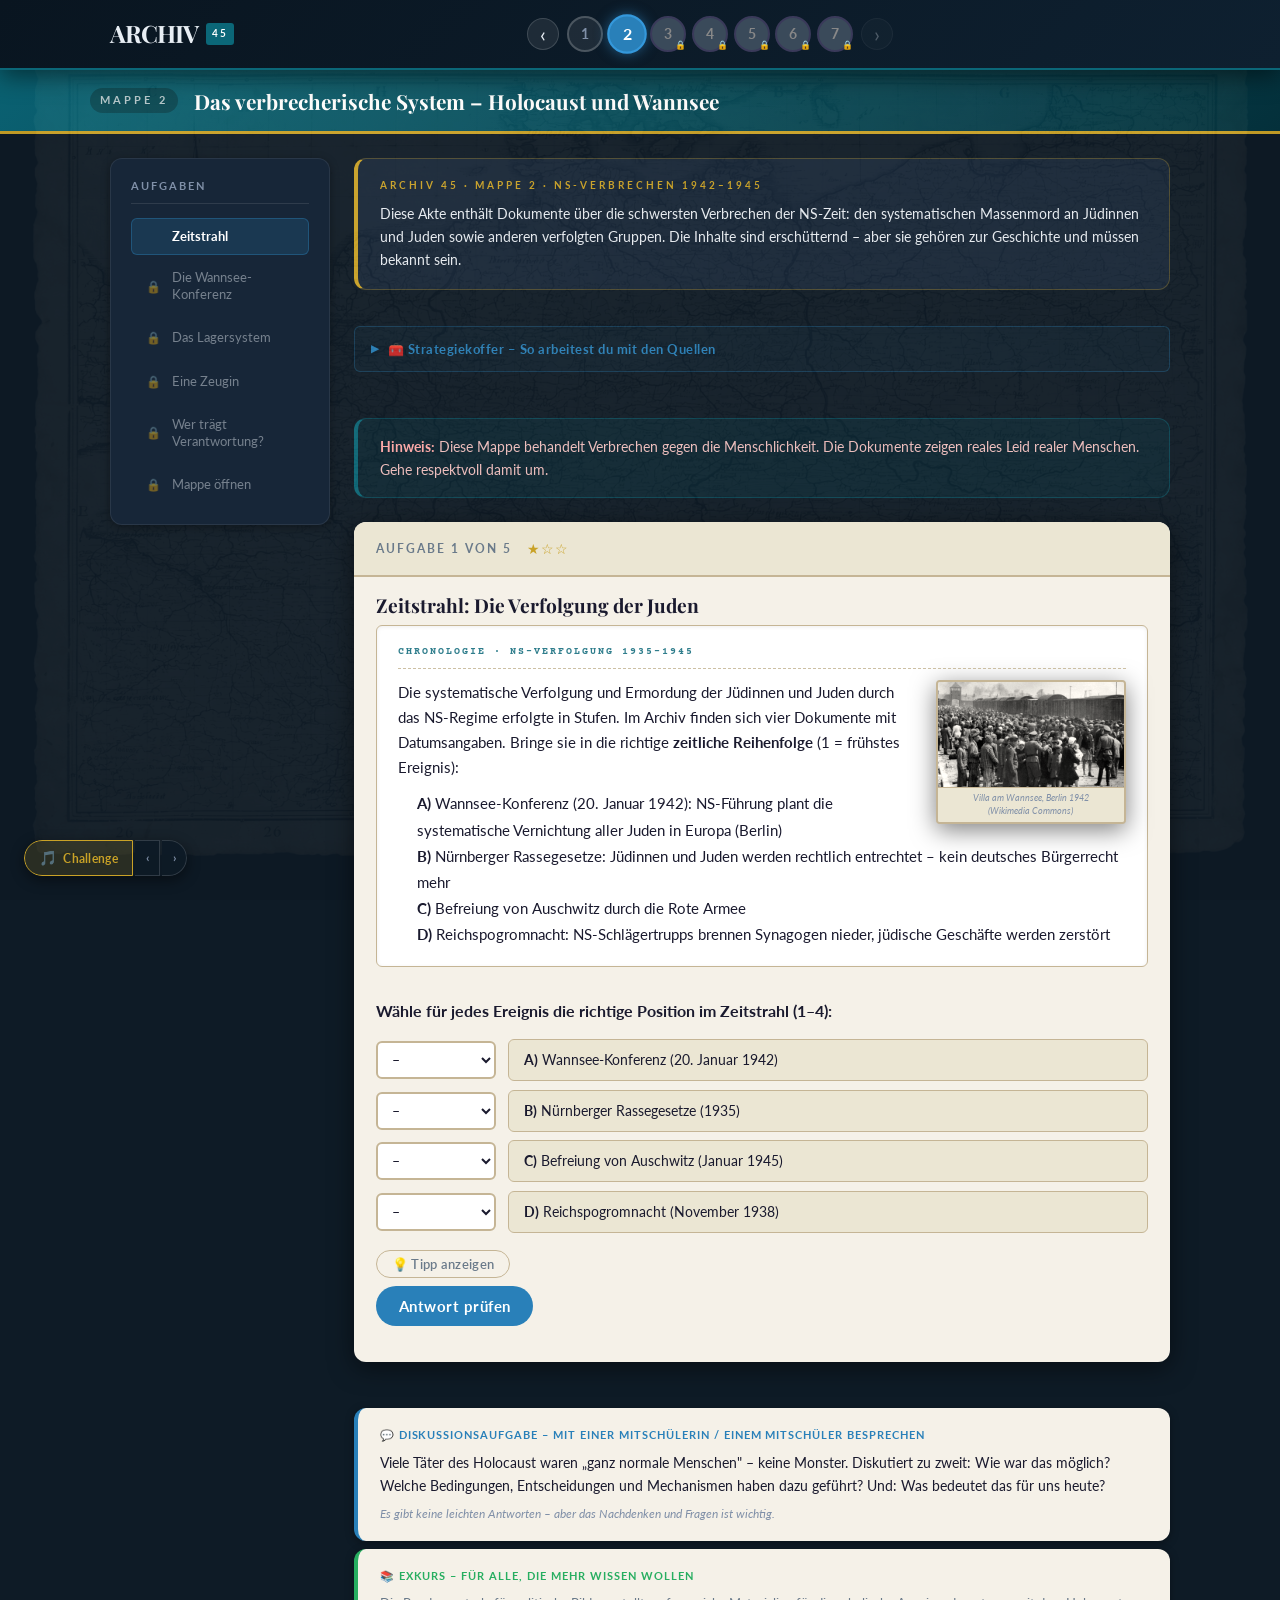
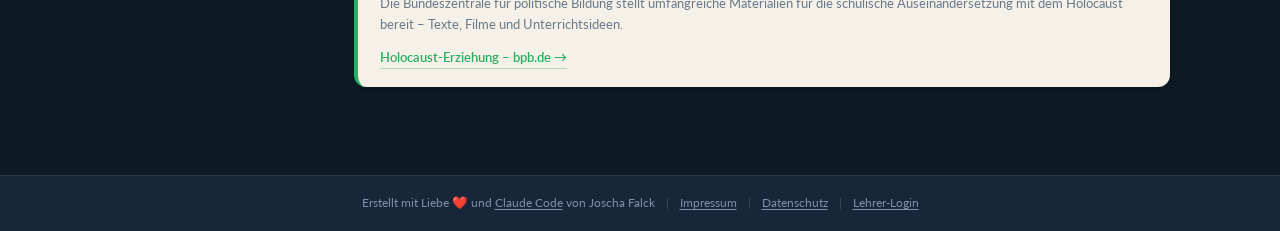
<file: mappen/mappe-02.html>
<!DOCTYPE html>
<html lang="de">
<head>
  <meta charset="UTF-8">
  <meta name="viewport" content="width=device-width, initial-scale=1.0">
  <title>Mappe 2: Das verbrecherische System – Archiv 45</title>
  <link rel="preconnect" href="https://fonts.googleapis.com">
  <link href="https://fonts.googleapis.com/css2?family=Playfair+Display:wght@400;700&family=Lato:wght@300;400;700&family=Courier+Prime:wght@400;700&display=swap" rel="stylesheet">
  <link rel="stylesheet" href="../styles/main.css">
</head>
<body class="mappe-page">

<header class="site-header">
  <div class="header-inner">
    <a href="../index.html" class="site-logo">ARCHIV<span class="logo-badge">45</span></a>
    <nav class="chapter-nav" aria-label="Mappe-Navigation">
      <a href="#" class="nav-arrow" id="prev-mappe">‹</a>
      <div class="chapter-circles">
        <a href="mappe-01.html" class="chapter-circle" data-mappe="1" data-title="Mappe 1: Die Wende">1</a>
        <a href="mappe-02.html" class="chapter-circle" data-mappe="2" data-title="Mappe 2: Holocaust">2</a>
        <a href="mappe-03.html" class="chapter-circle" data-mappe="3" data-title="Mappe 3: Widerstand">3</a>
        <a href="mappe-04.html" class="chapter-circle" data-mappe="4" data-title="Mappe 4: D-Day">4</a>
        <a href="mappe-05.html" class="chapter-circle" data-mappe="5" data-title="Mappe 5: Verzweiflung">5</a>
        <a href="mappe-06.html" class="chapter-circle" data-mappe="6" data-title="Mappe 6: Letzte Tage">6</a>
        <a href="mappe-07.html" class="chapter-circle" data-mappe="7" data-title="Mappe 7: Stunde Null">7</a>
      </div>
      <a href="#" class="nav-arrow" id="next-mappe">›</a>
    </nav>
    <button class="sidebar-toggle" id="sidebar-toggle">☰</button>
  </div>
</header>

<div class="mappe-banner">
  <div class="mappe-banner-inner">
    <span class="mappe-label">Mappe 2</span>
    <h1>Das verbrecherische System – Holocaust und Wannsee</h1>
  </div>
</div>

<div class="layout-wrapper">

  <aside class="task-sidebar" id="task-sidebar">
    <h2 class="sidebar-title">Aufgaben</h2>
    <ul class="task-list">
      <li class="task-nav-item active" data-task="1"><span class="task-status"></span><span class="task-nav-title">Zeitstrahl</span></li>
      <li class="task-nav-item locked" data-task="2"><span class="task-status">🔒</span><span class="task-nav-title">Die Wannsee-Konferenz</span></li>
      <li class="task-nav-item locked" data-task="3"><span class="task-status">🔒</span><span class="task-nav-title">Das Lagersystem</span></li>
      <li class="task-nav-item locked" data-task="4"><span class="task-status">🔒</span><span class="task-nav-title">Eine Zeugin</span></li>
      <li class="task-nav-item locked" data-task="5"><span class="task-status">🔒</span><span class="task-nav-title">Wer trägt Verantwortung?</span></li>
      <li class="task-nav-item locked" data-task="code"><span class="task-status">🔒</span><span class="task-nav-title">Mappe öffnen</span></li>
    </ul>
  </aside>

  <main class="content-area">

    <div class="archive-context">
      <div class="archive-stamp">Archiv 45 · Mappe 2 · NS-Verbrechen 1942–1945</div>
      <p class="context-text">
        Diese Akte enthält Dokumente über die schwersten Verbrechen der NS-Zeit: den systematischen
        Massenmord an Jüdinnen und Juden sowie anderen verfolgten Gruppen.
        Die Inhalte sind erschütternd – aber sie gehören zur Geschichte und müssen bekannt sein.
      </p>
    </div>

    <!-- ═══ STRATEGIEKOFFER ═══ -->
    <details class="strategie-koffer">
      <summary>🧰 Strategiekoffer – So arbeitest du mit den Quellen</summary>
      <div class="strategie-koffer-body">
        <div class="strategie-item"><strong>Zweimal lesen:</strong> Erst für den Überblick – dann gezielt auf Details, Zahlen und Namen achten.</div>
        <div class="strategie-item"><strong>W-Fragen stellen:</strong> Wer hat das geschrieben? Wann? Für wen? Warum? – das hilft bei jeder Quelle.</div>
        <div class="strategie-item"><strong>Widersprüche suchen:</strong> Widerspricht sich die Quelle mit anderen? Unterschiede sind oft der wichtigste Hinweis.</div>
        <div class="strategie-item"><strong>In eigenen Worten:</strong> Fasse den Kerngedanken in einem Satz zusammen – dann weißt du, ob du es wirklich verstanden hast.</div>
      </div>
    </details>

    <div class="warning-box">
      <strong>Hinweis:</strong> Diese Mappe behandelt Verbrechen gegen die Menschlichkeit.
      Die Dokumente zeigen reales Leid realer Menschen. Gehe respektvoll damit um.
    </div>

    <!-- ═══ AUFGABE 1 ═══ -->
    <div class="task-block visible" id="task-1">
      <div class="task-block-header">
        <div class="task-meta">
          <span class="task-number">Aufgabe 1 von 5</span>
          <span class="difficulty">★☆☆</span>
        </div>
      </div>
      <h2 class="task-title-h2">Zeitstrahl: Die Verfolgung der Juden</h2>

      <div class="document-card">
        <div class="document-stamp">Chronologie · NS-Verfolgung 1935–1945</div>
        <div class="doc-image-wrap">
          <img class="doc-image" src="../images/Mappe 2_Holocaust.png"
               alt="Villa am Großen Wannsee, Berlin – Ort der Wannseekonferenz 1942"
               onerror="this.closest('.doc-image-wrap').style.display='none'">
          <div class="doc-image-caption">Villa am Wannsee, Berlin 1942<br>(Wikimedia Commons)</div>
        </div>
        <p class="document-text">
          Die systematische Verfolgung und Ermordung der Jüdinnen und Juden durch das NS-Regime
          erfolgte in Stufen. Im Archiv finden sich vier Dokumente mit Datumsangaben. Bringe sie
          in die richtige <strong>zeitliche Reihenfolge</strong> (1 = frühstes Ereignis):
        </p>
        <ul style="margin-top:0.7rem;padding-left:1.2rem;font-size:0.91rem;color:var(--text-dark);line-height:1.8;">
          <li><strong>A)</strong> Wannsee-Konferenz (20. Januar 1942): NS-Führung plant die systematische Vernichtung aller Juden in Europa (Berlin)</li>
          <li><strong>B)</strong> Nürnberger Rassegesetze: Jüdinnen und Juden werden rechtlich entrechtet – kein deutsches Bürgerrecht mehr</li>
          <li><strong>C)</strong> Befreiung von Auschwitz durch die Rote Armee</li>
          <li><strong>D)</strong> Reichspogromnacht: NS-Schlägertrupps brennen Synagogen nieder, jüdische Geschäfte werden zerstört</li>
        </ul>
      </div>

      <div class="question-block">
        <p class="question-text">Wähle für jedes Ereignis die richtige Position im Zeitstrahl (1–4):</p>
        <div class="sorting-list">
          <div class="sorting-row">
            <select class="sorting-select" id="sort1a">
              <option value="">–</option><option value="1">1. (Frühstes)</option>
              <option value="2">2.</option><option value="3">3.</option><option value="4">4. (Spätestes)</option>
            </select>
            <div class="sorting-event"><strong>A)</strong> Wannsee-Konferenz (20. Januar 1942)</div>
          </div>
          <div class="sorting-row">
            <select class="sorting-select" id="sort1b">
              <option value="">–</option><option value="1">1. (Frühstes)</option>
              <option value="2">2.</option><option value="3">3.</option><option value="4">4. (Spätestes)</option>
            </select>
            <div class="sorting-event"><strong>B)</strong> Nürnberger Rassegesetze (1935)</div>
          </div>
          <div class="sorting-row">
            <select class="sorting-select" id="sort1c">
              <option value="">–</option><option value="1">1. (Frühstes)</option>
              <option value="2">2.</option><option value="3">3.</option><option value="4">4. (Spätestes)</option>
            </select>
            <div class="sorting-event"><strong>C)</strong> Befreiung von Auschwitz (Januar 1945)</div>
          </div>
          <div class="sorting-row">
            <select class="sorting-select" id="sort1d">
              <option value="">–</option><option value="1">1. (Frühstes)</option>
              <option value="2">2.</option><option value="3">3.</option><option value="4">4. (Spätestes)</option>
            </select>
            <div class="sorting-event"><strong>D)</strong> Reichspogromnacht (November 1938)</div>
          </div>
        </div>

        <div class="hint-toggle"><button class="hint-btn" onclick="var h=document.getElementById('hint-2-1');h.classList.toggle('visible');this.textContent=h.classList.contains('visible')?'&#128161; Tipp ausblenden':'&#128161; Tipp anzeigen'">&#128161; Tipp anzeigen</button><div class="hint-box-collapsible" id="hint-2-1">Überleg zeitlich: Wann begann die Diskriminierung? Was kam danach? Ordne: Nürnberger Gesetze (1935), Machtergreifung (1933), Wannsee-Konferenz (1942), Pogromnacht (1938).</div></div>
        <button class="check-btn" onclick="checkTask1()">Antwort prüfen</button>
        <div class="feedback-area" id="feedback-1" aria-live="polite"></div>
        <button class="next-task-btn" id="next-btn-1" onclick="goToNextTask(1)">Weiter zu Aufgabe 2 →</button>
      </div>
    </div>

    <!-- ═══ AUFGABE 2 ═══ -->
    <div class="task-block" id="task-2">
      <div class="task-block-header">
        <div class="task-meta">
          <span class="task-number">Aufgabe 2 von 5</span>
          <span class="difficulty">★★☆</span>
        </div>
      </div>
      <h2 class="task-title-h2">Die Wannsee-Konferenz</h2>

      <div class="document-card">
        <div class="document-stamp">Protokoll · Wannsee-Konferenz · Berlin, 20. Januar 1942</div>
        <p class="document-text">
          Am <strong>20. Januar 1942</strong> trafen sich hochrangige NS-Funktionäre in einer Villa
          am Wannsee in Berlin. Reinhard Heydrich leitete die Konferenz.
          Das Protokoll umschrieb den geplanten Massenmord mit bürokratischer Sprache:
        </p>
        <div class="source-box">
          <blockquote>
            „Im Zuge der praktischen Durchführung der Endlösung wird Europa von West nach Ost
            durchgekämmt. [...] Die in Betracht kommenden Juden werden [...] zur Arbeit eingesetzt.
            [...] Der dabei zweifellos verbleibende Restbestand wird [...] entsprechend behandelt
            werden müssen."
          </blockquote>
          <p class="source-attribution">– Wannsee-Protokoll, 20. Januar 1942 (Auszug, vereinfacht)</p>
        </div>
        <p class="document-text" style="margin-top:0.8rem;">
          Begriffe wie „Endlösung", „entsprechend behandelt" und „Restbestand" waren Tarnbegriffe.
          Hinter der bürokratischen Formulierung verbarg sich ein Plan: die systematische Ermordung
          aller Jüdinnen und Juden in Europa – insgesamt sollten etwa 11 Millionen Menschen ermordet werden.
          Die Villa am Wannsee ist heute eine Gedenkstätte und Bildungseinrichtung.
        </p>
      </div>

      <div class="question-block">
        <p class="question-text">Was wurde auf der Wannsee-Konferenz beschlossen?</p>
        <div class="mc-options">
          <label class="mc-option"><input type="radio" name="q2" value="a"> <span>Die Deportation aller Jüdinnen und Juden nach Palästina.</span></label>
          <label class="mc-option"><input type="radio" name="q2" value="b"> <span>Die systematische Vernichtung aller Jüdinnen und Juden in Europa – verkleidet in bürokratische Fachsprache.</span></label>
          <label class="mc-option"><input type="radio" name="q2" value="c"> <span>Eine Einschränkung der Judenverfolgung auf das Deutsche Reich.</span></label>
          <label class="mc-option"><input type="radio" name="q2" value="d"> <span>Ein Arbeitsprogramm für jüdische Gefangene ohne Tötungsabsicht.</span></label>
        </div>
        <div class="hint-box">Achte auf die Tarnbegriffe im Protokoll. Was bedeuten „Endlösung" und „entsprechend behandelt" wirklich?</div>

        <div class="hint-toggle"><button class="hint-btn" onclick="var h=document.getElementById('hint-2-2');h.classList.toggle('visible');this.textContent=h.classList.contains('visible')?'&#128161; Tipp ausblenden':'&#128161; Tipp anzeigen'">&#128161; Tipp anzeigen</button><div class="hint-box-collapsible" id="hint-2-2">Was war das Ziel des Treffens? War es ein öffentliches oder geheimes Meeting? Wer hat dort Entscheidungen getroffen?</div></div>
        <button class="check-btn" onclick="checkTask2()">Antwort prüfen</button>
        <div class="feedback-area" id="feedback-2" aria-live="polite"></div>
        <button class="next-task-btn" id="next-btn-2" onclick="goToNextTask(2)">Weiter zu Aufgabe 3 →</button>
      </div>
    </div>

    <!-- ═══ AUFGABE 3 ═══ -->
    <div class="task-block" id="task-3">
      <div class="task-block-header">
        <div class="task-meta">
          <span class="task-number">Aufgabe 3 von 5</span>
          <span class="difficulty">★☆☆</span>
        </div>
      </div>
      <h2 class="task-title-h2">Das Lagersystem</h2>

      <div class="document-card">
        <div class="document-stamp">Sachbericht · Vernichtungslager · 1942–1945</div>
        <p class="document-text">
          Das NS-Regime errichtete in ganz Europa ein Netz aus Konzentrations- und
          <strong>Vernichtungslagern</strong>. Während Konzentrationslager (KZ) für
          Zwangsarbeit, Terror und Ausbeutung genutzt wurden, dienten Vernichtungslager
          wie <strong>Auschwitz-Birkenau, Treblinka oder Sobibor</strong> ausschließlich
          dem industriellen Massenmord. In Auschwitz allein wurden bis zu <strong>10.000 Menschen pro Tag</strong>
          ermordet – überwiegend in Gaskammern. Zwischen 1941 und 1945 wurden etwa
          <strong>6 Millionen Jüdinnen und Juden</strong> ermordet – dazu Hunderttausende
          Sinti und Roma, politische Gefangene, Menschen mit Behinderungen und andere Verfolgte.
          Am <strong>27. Januar 1945</strong> befreite die Rote Armee das Lager Auschwitz.
          Die Soldaten fanden noch ca. 7.000 überlebende Häftlinge.
          Heute ist der 27. Januar der internationale Tag des Gedenkens an die Opfer des Holocaust.
        </p>
      </div>

      <div class="question-block">
        <p class="question-text">Ergänze den Text mit den richtigen Begriffen aus dem Auswahlmenü.</p>
        <p class="cloze-text">
          Das NS-Regime errichtete ein weitverzweigtes Netz aus
          <select class="cloze-select" id="cs3a" aria-label="Lücke 1">
            <option value="">– wählen –</option>
            <option value="wrong1">Gefängnissen und Arbeitslagern</option>
            <option value="kv">Konzentrations- und Vernichtungslagern</option>
            <option value="wrong2">Militärstützpunkten und Lazaretten</option>
          </select>.
          Neben Jüdinnen und Juden wurden auch
          <select class="cloze-select" id="cs3b" aria-label="Lücke 2">
            <option value="">– wählen –</option>
            <option value="wrong1">Kommunisten und Sozialisten ausschließlich</option>
            <option value="sinti">Sinti und Roma, politische Gefangene und Menschen mit Behinderungen</option>
            <option value="wrong2">nur Kriegsgefangene aus der Sowjetunion</option>
          </select>
          verfolgt und ermordet. In Auschwitz wurden bis zu
          <select class="cloze-select" id="cs3c" aria-label="Lücke 3">
            <option value="">– wählen –</option>
            <option value="wrong1">1.000</option>
            <option value="10000">10.000</option>
            <option value="wrong2">500</option>
          </select>
          Menschen pro Tag ermordet. Die Rote Armee befreite Auschwitz am
          <select class="cloze-select" id="cs3d" aria-label="Lücke 4">
            <option value="">– wählen –</option>
            <option value="wrong1">8. Mai 1945</option>
            <option value="wrong2">1. September 1944</option>
            <option value="jan45">27. Januar 1945</option>
          </select>.
        </p>
        <button class="check-btn" onclick="checkTask3()">Antwort prüfen</button>
        <div class="feedback-area" id="feedback-3" aria-live="polite"></div>
        <button class="next-task-btn" id="next-btn-3" onclick="goToNextTask(3)">Weiter zu Aufgabe 4 →</button>
      </div>
    </div>

    <!-- ═══ AUFGABE 4 ═══ -->
    <div class="task-block" id="task-4">
      <div class="task-block-header">
        <div class="task-meta">
          <span class="task-number">Aufgabe 4 von 5</span>
          <span class="difficulty">★★☆</span>
        </div>
      </div>
      <h2 class="task-title-h2">Eine Zeugin</h2>

      <div class="document-card">
        <div class="document-stamp">Zeugenbericht · KZ Auschwitz · nach 1945</div>
        <p class="document-text">
          Vera Szmagner überlebte das Konzentrationslager Auschwitz. Nach dem Krieg gab sie Zeugnis
          über ihre Erfahrungen. Das folgende Zitat ist ein adaptierter Bericht, der die typischen
          Erlebnisse von Überlebenden widerspiegelt:
        </p>
        <div class="source-box">
          <blockquote>
            „Als wir ankamen, wurde sofort selektiert. Die Älteren, die Kinder, die Kranken –
            sie gingen in eine Richtung. Ich wusste nicht, was das bedeutete.
            Wir wurden unserer Kleidung und unserer Namen beraubt. Wir bekamen Nummern.
            Man wollte, dass wir aufhörten, Menschen zu sein.
            Aber innerlich haben wir nie aufgehört, Menschen zu sein."
          </blockquote>
          <p class="source-attribution">– Adaptierter Zeugenbericht, angelehnt an Überlebendenberichte aus Auschwitz</p>
        </div>
      </div>

      <div class="question-block">
        <p class="question-text">Was zeigt dieser Bericht über die Absicht der Täter im Lager?</p>
        <div class="mc-options">
          <label class="mc-option"><input type="radio" name="q4" value="a"> <span>Die Täter wollten die Gefangenen zu nützlichen Arbeitskräften erziehen.</span></label>
          <label class="mc-option"><input type="radio" name="q4" value="b"> <span>Die Täter versuchten systematisch, den Gefangenen ihre Menschenwürde und Identität zu nehmen.</span></label>
          <label class="mc-option"><input type="radio" name="q4" value="c"> <span>Die Täter unterschieden zwischen verschiedenen Häftlingsgruppen und behandelten alle gleich.</span></label>
          <label class="mc-option"><input type="radio" name="q4" value="d"> <span>Die Täter hatten kein einheitliches System – es war unorganisiert.</span></label>
        </div>
        <button class="check-btn" onclick="checkTask4()">Antwort prüfen</button>
        <div class="feedback-area" id="feedback-4" aria-live="polite"></div>
        <button class="next-task-btn" id="next-btn-4" onclick="goToNextTask(4)">Weiter zu Aufgabe 5 →</button>
      </div>
    </div>

    <!-- ═══ AUFGABE 5 ═══ -->
    <div class="task-block" id="task-5">
      <div class="task-block-header">
        <div class="task-meta">
          <span class="task-number">Aufgabe 5 von 5</span>
          <span class="difficulty">★★★</span>
        </div>
      </div>
      <h2 class="task-title-h2">Wer trägt Verantwortung?</h2>

      <div class="document-card">
        <div class="document-stamp">Historische Analyse · Täter, Mitläufer, Zuschauer</div>
        <p class="document-text">
          Der Holocaust war kein Werk einzelner Personen. Er war möglich durch ein komplexes System
          aus direkten Tätern, Behörden, Unternehmen und einer Gesellschaft, die zu großen Teilen
          schwieg oder mitmachte. Die Nürnberger Prozesse 1945/46 verurteilten nur einen Teil
          der Verantwortlichen. Die historische Forschung fragt bis heute: Wer trägt Mitverantwortung?
        </p>
      </div>

      <div class="question-block">
        <p class="question-text">Welche Gruppen tragen nach historischem Urteil Mitverantwortung für den Holocaust?</p>
        <p class="ms-hint">Wähle alle zutreffenden Aussagen. Denk kritisch nach – manche Antworten sind bewusst zu einfach formuliert.</p>
        <div class="ms-options">
          <label class="ms-option"><input type="checkbox" name="ms5" value="a"> <span>Hitler und die NS-Führung, die den Befehl gaben.</span></label>
          <label class="ms-option"><input type="checkbox" name="ms5" value="b"> <span>Die Wachmannschaften und Lagerpersonal der KZs, die den Mord ausführten.</span></label>
          <label class="ms-option"><input type="checkbox" name="ms5" value="c"> <span>Beamte und Unternehmen, die die Logistik (Transport, Chemikalien) organisierten.</span></label>
          <label class="ms-option"><input type="checkbox" name="ms5" value="d"> <span>Alle Deutschen ohne Ausnahme – kein einziger wusste Bescheid.</span></label>
          <label class="ms-option"><input type="checkbox" name="ms5" value="e"> <span>Diejenigen, die Widerstand leisteten oder Verfolgten halfen, tragen keine Mitverantwortung.</span></label>
        </div>

        <div class="hint-toggle"><button class="hint-btn" onclick="var h=document.getElementById('hint-2-5');h.classList.toggle('visible');this.textContent=h.classList.contains('visible')?'&#128161; Tipp ausblenden':'&#128161; Tipp anzeigen'">&#128161; Tipp anzeigen</button><div class="hint-box-collapsible" id="hint-2-5">Verantwortung kann viele Formen haben. Wer hat befohlen? Wer hat ausgeführt? Wer hat weggeschaut? Wer hat profitiert?</div></div>
        <div class="hint-toggle hint-toggle-2"><button class="hint-btn hint-btn-2" onclick="var h=document.getElementById('hint-2-5-2');h.classList.toggle('visible');this.textContent=h.classList.contains('visible')?'&#128161; Weiterer Tipp ausblenden':'&#128161; Weiterer Tipp anzeigen'">&#128161; Weiterer Tipp anzeigen</button><div class="hint-box-collapsible level-2" id="hint-2-5-2">Teile die Antworten in vier Gruppen: 1) Wer hat den Befehl gegeben? 2) Wer hat ihn ausgeführt? 3) Wer hat die Logistik organisiert? 4) Wer hat weggeschaut oder profitiert? Jede Gruppe trägt Verantwortung – bis auf eine Ausnahme in der Liste.</div></div>
        <button class="check-btn" onclick="checkTask5()">Antwort prüfen</button>
        <div class="feedback-area" id="feedback-5" aria-live="polite"></div>
        <button class="next-task-btn" id="next-btn-5" onclick="goToNextTask(5)">Mappe öffnen →</button>
      </div>

      <div class="reflection-box">
        <div class="reflection-label">Reflexionsfrage</div>
        Warum ist es wichtig, dass wir uns auch heute noch an den Holocaust erinnern?
        Was könnte passieren, wenn wir vergessen?
        Viele Überlebende, Zeitzeug:innen und ihre Nachkommen haben eine klare Antwort:
        „Das darf <strong>niemals</strong> wieder passieren."
      </div>
    </div>

    <!-- ═══ CODE ═══ -->
    <div class="code-section" id="code-section">
      <div class="code-section-header">
        <span class="code-lock-icon">🔓</span>
        <h2>Mappe 3 freischalten</h2>
      </div>
      <div class="code-section-body">
        <p>Du hast alle Dokumente dieser schwierigen Akte ausgewertet. Gib den Code ein:</p>
        <div class="code-hint">
          Das Wort, das viele Menschen nach dem Holocaust mit Bezug auf die Verbrechen sagen:
          „Das darf <strong>___</strong> wieder passieren." (7 Buchstaben)
        </div>
        <div class="code-input-row">
          <input class="code-input" id="unlock-input" type="text" placeholder="Code eingeben…"
            autocomplete="off" autocapitalize="characters">
          <button class="unlock-btn" onclick="checkCode('niemals', 3, 'mappe-03.html')">🔓 Öffnen</button>
        </div>
        <div id="code-feedback" style="margin-top:1rem;"></div>
      </div>
    </div>

    <!-- ═══ DISKUSSION ═══ -->
    <div class="discussion-block">
      <div class="discussion-label">💬 Diskussionsaufgabe – Mit einer Mitschülerin / einem Mitschüler besprechen</div>
      <p class="discussion-prompt">Viele Täter des Holocaust waren „ganz normale Menschen" – keine Monster. Diskutiert zu zweit: Wie war das möglich? Welche Bedingungen, Entscheidungen und Mechanismen haben dazu geführt? Und: Was bedeutet das für uns heute?</p>
      <p class="discussion-note">Es gibt keine leichten Antworten – aber das Nachdenken und Fragen ist wichtig.</p>
    </div>

    <!-- ═══ EXKURS ═══ -->
    <div class="exkurs-block">
      <div class="exkurs-label">📚 Exkurs – Für alle, die mehr wissen wollen</div>
      <p class="exkurs-text">Die Bundeszentrale für politische Bildung stellt umfangreiche Materialien für die schulische Auseinandersetzung mit dem Holocaust bereit – Texte, Filme und Unterrichtsideen.</p>
      <a href="https://www.bpb.de/themen/erinnerung/geschichte-und-erinnerung/39843/holocaust-erziehung/" class="exkurs-link" target="_blank" rel="noopener">Holocaust-Erziehung – bpb.de →</a>
    </div>

  </main>
</div>

<script src="../scripts/app.js"></script>
<script>
    /* ── INLINE-FALLBACKS: garantieren Feedback auch ohne app.js ──────── */
  var _mappeNum = 2;
  function showFeedback(id,msg,type){
    var el=document.getElementById(id);if(!el)return;
    var c={correct:'background:rgba(39,174,96,.18);border-left:4px solid #27ae60;color:#155a2e;',
           incorrect:'background:rgba(230,126,34,.15);border-left:4px solid #e67e22;color:#6b3510;',
           warning:'background:rgba(52,152,219,.15);border-left:4px solid #2980b9;color:#1a3d5c;'};
    el.innerHTML='<div class="feedback feedback-'+type+'" style="padding:.9rem 1.1rem .9rem 1.4rem;border-radius:6px;font-size:.93rem;font-weight:600;line-height:1.6;'+(c[type]||'')+'">'+msg+'</div>';
    setTimeout(function(){
      el.scrollIntoView({behavior:'smooth',block:'nearest'});
      var r=el.getBoundingClientRect();
      window.scrollTo({top:Math.max(0,window.pageYOffset+r.top-120),behavior:'smooth'});
    },100);
  }
  function validateMC(name){var s=document.querySelector('input[name="'+name+'"]:checked');return{valid:!!s,value:s?s.value:null};}
  function validateTF(rows){var r={},ok=true;rows.forEach(function(n){var s=document.querySelector('input[name="'+n+'"]:checked');if(!s)ok=false;else r[n]=s.value;});return{allAnswered:ok,results:r};}
  function validateMS(name){return Array.from(document.querySelectorAll('input[name="'+name+'"]:checked')).map(function(c){return c.value;});}
  function validateMatching(ids){var r={},ok=true;ids.forEach(function(id){var el=document.getElementById(id);if(!el||!el.value)ok=false;else r[id]=el.value;});return{allAnswered:ok,results:r};}
  function validateSorting(ids){var r={},ok=true,u={};ids.forEach(function(id){var el=document.getElementById(id);if(!el||!el.value||u[el.value])ok=false;else{u[el.value]=true;r[id]=el.value;}});return{allAnswered:ok,results:r};}
  function completeTask(n){
    var btn=document.querySelector('#task-'+n+' .check-btn');if(btn)btn.disabled=true;
    if(typeof markTaskDone==='function')markTaskDone(_mappeNum,n);
    if(typeof updateSidebarItem==='function')updateSidebarItem(n,'completed');
    if(typeof playSound==='function')playSound('correct');
    if(typeof showStamp==='function')showStamp(n);
    setTimeout(function(){var nb=document.getElementById('next-btn-'+n);if(nb){nb.classList.add('visible');nb.scrollIntoView({behavior:'smooth',block:'nearest'});}},800);
  }
  function goToNextTask(n){
    if(n<5){
      if(typeof revealTask==='function')revealTask(n+1);
      else{var e=document.getElementById('task-'+(n+1));if(e){e.style.display='block';e.classList.add('visible');}}
      setTimeout(function(){var e=document.getElementById('task-'+(n+1));if(e)e.scrollIntoView({behavior:'smooth',block:'start'});},100);
    }else{
      if(typeof revealCodeSection==='function')revealCodeSection();
      else{var cs=document.getElementById('code-section');if(cs){cs.style.display='block';cs.classList.add('visible');}}
      setTimeout(function(){var cs=document.getElementById('code-section');if(cs)cs.scrollIntoView({behavior:'smooth',block:'start'});},100);
    }
  }
  /* ── Ende Fallbacks ─────────────────────────────────────────────────── */

  /* ── MUSTERLÖSUNGEN FÜR LEHRER-ANSICHT ─────────────────────────── */
  window.TASK_SOLUTIONS = {
    mappeTitle: 'Mappe 2: Holocaust und Wannsee-Konferenz',
    code: 'niemals',
    tasks: [
    {num:1,title:"Zeitstrahl: Die Verfolgung",type:"Sortierung",answer:"<b>Reihenfolge:</b> B (1933) → D (1935) → A (1938 Pogromnacht) → C (1942 Wannsee-Konferenz)"},
    {num:2,title:"Die Wannsee-Konferenz",type:"MC",answer:"<b>Antwort B:</b> Die Wannsee-Konferenz war eine geheime Behördenkonferenz, auf der die organisatorische Durchführung des Massenmords geplant wurde."},
    {num:3,title:"Das Lagersystem",type:"L\u00fcckentext",answer:"1\u202f=\u202fKonzentrations- und Vernichtungslagern &nbsp;|&nbsp; 2\u202f=\u202fSinti und Roma, politische Gefangene &hellip; &nbsp;|&nbsp; 3\u202f=\u202f10.000 &nbsp;|&nbsp; 4\u202f=\u202f27. Januar 1945"},
    {num:4,title:"Eine Zeugin",type:"MC",answer:"<b>Antwort B:</b> Der Text zeigt, dass die \"Endlösung\" systematisch, bürokratisch und mit direkter staatlicher Kontrolle durchgeführt wurde."},
    {num:5,title:"Wer trägt Verantwortung?",type:"MS",answer:"<b>Richtig:</b> A, B, C, E &nbsp;|&nbsp; <b>Falsch:</b> D"}
    ]
  };
  /* ── Ende Musterlösungen ─────────────────────────────────────────── */
  document.addEventListener('DOMContentLoaded', function(){ if(typeof initApp==='function') initApp(2,5); });

  function checkTask1() {
    const r = validateSorting(['sort1a','sort1b','sort1c','sort1d']);
    if (!r.allAnswered) { showFeedback('feedback-1','Bitte ordne alle vier Ereignisse ein.','warning'); return; }
    // A=Wannsee(3), B=Nürnberg(1), C=Befreiung(4), D=Pogrom(2)
    const correct = {sort1a:'3', sort1b:'1', sort1c:'4', sort1d:'2'};
    const ok = Object.keys(correct).every(k => r.results[k] === correct[k]);
    if (ok) {
      showFeedback('feedback-1','✓ <strong>Richtig!</strong> Reihenfolge: 1935 Nürnberger Gesetze → 1938 Reichspogromnacht → 1942 Wannsee-Konferenz → 1945 Befreiung Auschwitz. Die Verfolgung steigerte sich stufenweise zum Massenmord.','correct');
      completeTask(1);
    } else {
      showFeedback('feedback-1','Nicht ganz. Denk an die Jahreszahlen: Nürnberger Gesetze 1935, Reichspogromnacht 1938, Wannsee-Konferenz Januar 1942, Befreiung Auschwitz Januar 1945.','incorrect');
    }
  }

  function checkTask2() {
    const r = validateMC('q2');
    if (!r.valid) { showFeedback('feedback-2','Bitte wähle eine Antwort.','warning'); return; }
    if (r.value === 'b') {
      showFeedback('feedback-2','✓ <strong>Richtig.</strong> Die Wannsee-Konferenz beschloss den systematischen Massenmord. Die bürokratische Sprache – „Endlösung", „entsprechend behandelt" – war eine bewusste Verschleierung des Verbrechens.','correct');
      completeTask(2);
    } else {
      showFeedback('feedback-2','Überlege: Was bedeuten die Tarnbegriffe „Endlösung" und „entsprechend behandelt"? Es ging nicht um Arbeit oder Umsiedlung.','incorrect');
    }
  }

  function checkTask3() {
    var ids = ['cs3a','cs3b','cs3c','cs3d'];
    var correct = {cs3a:'kv', cs3b:'sinti', cs3c:'10000', cs3d:'jan45'};
    var allFilled = ids.every(function(id){ return document.getElementById(id).value !== ''; });
    if (!allFilled) { showFeedback('feedback-3','Bitte f\u00fclle alle L\u00fccken aus.','warning'); return; }
    var allOk = true;
    ids.forEach(function(id){
      var el = document.getElementById(id);
      if(el.value === correct[id]){
        el.classList.add('correct'); el.classList.remove('incorrect');
      } else {
        el.classList.add('incorrect'); el.classList.remove('correct');
        allOk = false;
      }
    });
    if (allOk) {
      showFeedback('feedback-3','\u2713 <strong>Alle L\u00fccken richtig!</strong> Wichtig: Das NS-System richtete sich nicht nur gegen Jüdinnen und Juden, sondern gegen viele Gruppen. Der 27. Januar ist heute der internationale Holocaust-Gedenktag.','correct');
      completeTask(3);
    } else {
      showFeedback('feedback-3','Nicht alle Antworten stimmen. Falsch markierte L\u00fccken rot – lies den Text nochmal genau.','incorrect');
    }
  }

  function checkTask4() {
    const r = validateMC('q4');
    if (!r.valid) { showFeedback('feedback-4','Bitte wähle eine Antwort.','warning'); return; }
    if (r.value === 'b') {
      showFeedback('feedback-4','✓ <strong>Richtig.</strong> Die Täter entzogen den Gefangenen Namen, Kleidung und Würde. Die Nummerierung war ein bewusstes Mittel der Entmenschlichung – um das Morden zu erleichtern. Vera Szmagner und andere Überlebende bezeugen, dass dies scheiterte: innerlich blieben sie Menschen.','correct');
      completeTask(4);
    } else {
      showFeedback('feedback-4','Achte auf das Zitat: Was passierte beim Ankommen? Was bekamen die Gefangenen statt ihrer Namen? Das zeigt das systematische Ziel.','incorrect');
    }
  }

  function checkTask5() {
    const selected = validateMS('ms5');
    if (selected.length === 0) { showFeedback('feedback-5','Wähle mindestens eine Antwort.','warning'); return; }
    const correct = new Set(['a','b','c','e']);
    const selSet = new Set(selected);
    const ok = [...correct].every(v => selSet.has(v)) && [...selSet].every(v => correct.has(v));
    if (ok) {
      showFeedback('feedback-5','✓ <strong>Gut durchdacht!</strong> Verantwortung tragen Befehlsgeber, Ausführende und die Institutionen, die den Massenmord ermöglichten. Aussage D ist falsch – es gab viele, die Bescheid wussten und schwiegen oder profitierten. Aussage E ist richtig – Menschen, die Widerstand leisteten oder Verfolgte retteten, z.B. die „Righteous Among the Nations", tragen keine Mitschuld.','correct');
      completeTask(5);
    } else {
      showFeedback('feedback-5','Prüfe jede Aussage: Wer hatte Wissen? Wer hatte Macht? Wer hat gehandelt? Und: Sind Aussage D und E zu pauschal oder zu ungenau?','incorrect');
    }
  }
</script>

<footer class="site-footer">
  Erstellt mit Liebe &#10084;&#65039; und <a href="https://claude.ai/claude-code" target="_blank" rel="noopener">Claude Code</a> von Joscha Falck
  <span class="footer-sep">|</span>
  <a href="../impressum.html">Impressum</a>
  <span class="footer-sep">|</span>
  <a href="../datenschutz.html">Datenschutz</a>
  <span class="footer-sep">|</span>
  <a href="../lehrer.html">Lehrer-Login</a>
</footer>
</body>
</html>
</file>
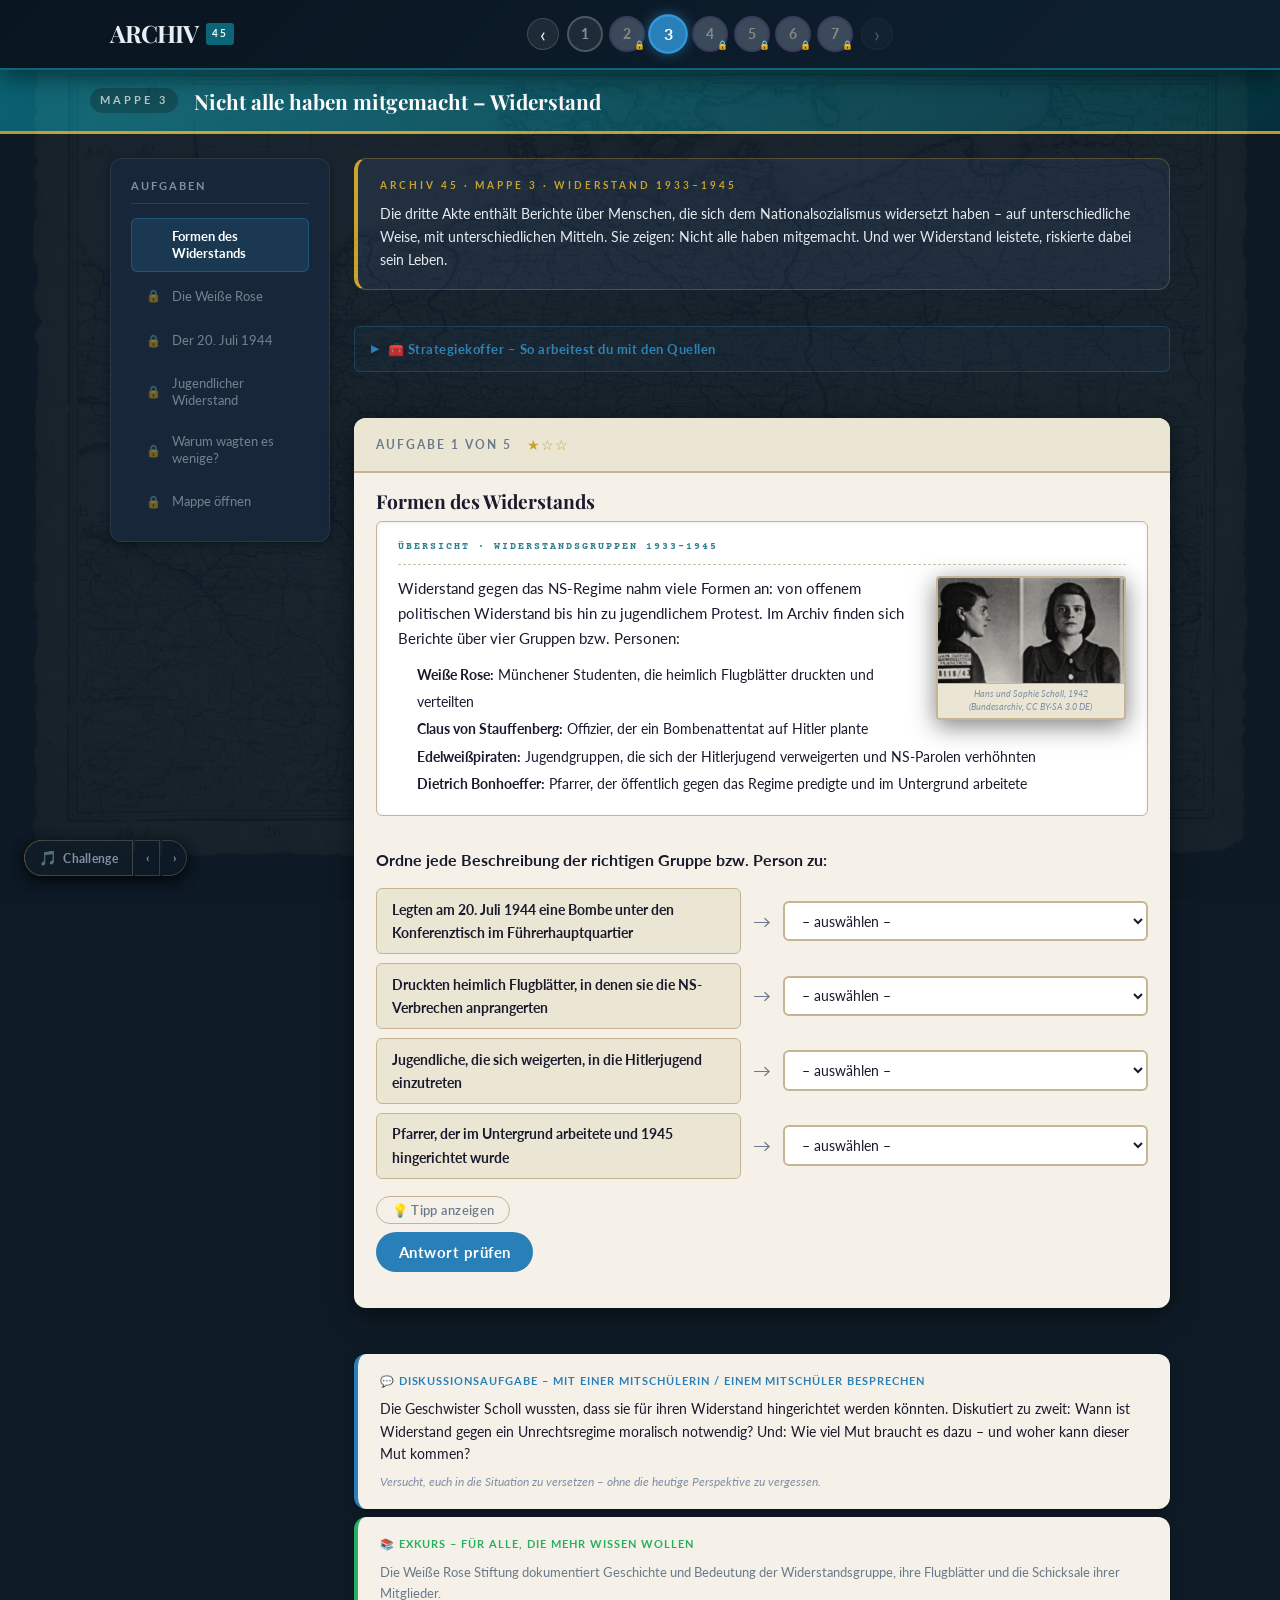
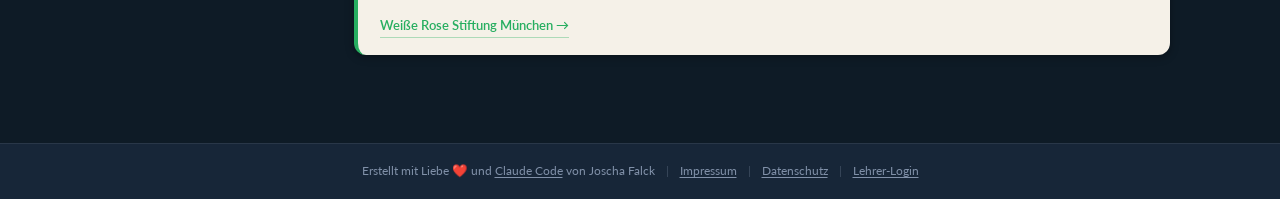
<file: mappen/mappe-03.html>
<!DOCTYPE html>
<html lang="de">
<head>
  <meta charset="UTF-8">
  <meta name="viewport" content="width=device-width, initial-scale=1.0">
  <title>Mappe 3: Nicht alle haben mitgemacht – Archiv 45</title>
  <link rel="preconnect" href="https://fonts.googleapis.com">
  <link href="https://fonts.googleapis.com/css2?family=Playfair+Display:wght@400;700&family=Lato:wght@300;400;700&family=Courier+Prime:wght@400;700&display=swap" rel="stylesheet">
  <link rel="stylesheet" href="../styles/main.css">
</head>
<body class="mappe-page">

<header class="site-header">
  <div class="header-inner">
    <a href="../index.html" class="site-logo">ARCHIV<span class="logo-badge">45</span></a>
    <nav class="chapter-nav" aria-label="Mappe-Navigation">
      <a href="#" class="nav-arrow" id="prev-mappe">‹</a>
      <div class="chapter-circles">
        <a href="mappe-01.html" class="chapter-circle" data-mappe="1" data-title="Mappe 1: Die Wende">1</a>
        <a href="mappe-02.html" class="chapter-circle" data-mappe="2" data-title="Mappe 2: Holocaust">2</a>
        <a href="mappe-03.html" class="chapter-circle" data-mappe="3" data-title="Mappe 3: Widerstand">3</a>
        <a href="mappe-04.html" class="chapter-circle" data-mappe="4" data-title="Mappe 4: D-Day">4</a>
        <a href="mappe-05.html" class="chapter-circle" data-mappe="5" data-title="Mappe 5: Verzweiflung">5</a>
        <a href="mappe-06.html" class="chapter-circle" data-mappe="6" data-title="Mappe 6: Letzte Tage">6</a>
        <a href="mappe-07.html" class="chapter-circle" data-mappe="7" data-title="Mappe 7: Stunde Null">7</a>
      </div>
      <a href="#" class="nav-arrow" id="next-mappe">›</a>
    </nav>
    <button class="sidebar-toggle" id="sidebar-toggle">☰</button>
  </div>
</header>

<div class="mappe-banner">
  <div class="mappe-banner-inner">
    <span class="mappe-label">Mappe 3</span>
    <h1>Nicht alle haben mitgemacht – Widerstand</h1>
  </div>
</div>

<div class="layout-wrapper">
  <aside class="task-sidebar" id="task-sidebar">
    <h2 class="sidebar-title">Aufgaben</h2>
    <ul class="task-list">
      <li class="task-nav-item active" data-task="1"><span class="task-status"></span><span class="task-nav-title">Formen des Widerstands</span></li>
      <li class="task-nav-item locked" data-task="2"><span class="task-status">🔒</span><span class="task-nav-title">Die Weiße Rose</span></li>
      <li class="task-nav-item locked" data-task="3"><span class="task-status">🔒</span><span class="task-nav-title">Der 20. Juli 1944</span></li>
      <li class="task-nav-item locked" data-task="4"><span class="task-status">🔒</span><span class="task-nav-title">Jugendlicher Widerstand</span></li>
      <li class="task-nav-item locked" data-task="5"><span class="task-status">🔒</span><span class="task-nav-title">Warum wagten es wenige?</span></li>
      <li class="task-nav-item locked" data-task="code"><span class="task-status">🔒</span><span class="task-nav-title">Mappe öffnen</span></li>
    </ul>
  </aside>

  <main class="content-area">
    <div class="archive-context">
      <div class="archive-stamp">Archiv 45 · Mappe 3 · Widerstand 1933–1945</div>
      <p class="context-text">
        Die dritte Akte enthält Berichte über Menschen, die sich dem Nationalsozialismus widersetzt haben –
        auf unterschiedliche Weise, mit unterschiedlichen Mitteln. Sie zeigen: Nicht alle haben
        mitgemacht. Und wer Widerstand leistete, riskierte dabei sein Leben.
      </p>
    </div>

    <!-- ═══ STRATEGIEKOFFER ═══ -->
    <details class="strategie-koffer">
      <summary>🧰 Strategiekoffer – So arbeitest du mit den Quellen</summary>
      <div class="strategie-koffer-body">
        <div class="strategie-item"><strong>Zweimal lesen:</strong> Erst für den Überblick – dann gezielt auf Details, Zahlen und Namen achten.</div>
        <div class="strategie-item"><strong>W-Fragen stellen:</strong> Wer hat das geschrieben? Wann? Für wen? Warum? – das hilft bei jeder Quelle.</div>
        <div class="strategie-item"><strong>Widersprüche suchen:</strong> Widerspricht sich die Quelle mit anderen? Unterschiede sind oft der wichtigste Hinweis.</div>
        <div class="strategie-item"><strong>In eigenen Worten:</strong> Fasse den Kerngedanken in einem Satz zusammen – dann weißt du, ob du es wirklich verstanden hast.</div>
      </div>
    </details>

    <!-- ═══ AUFGABE 1 ═══ -->
    <div class="task-block visible" id="task-1">
      <div class="task-block-header">
        <div class="task-meta">
          <span class="task-number">Aufgabe 1 von 5</span>
          <span class="difficulty">★☆☆</span>
        </div>
      </div>
      <h2 class="task-title-h2">Formen des Widerstands</h2>

      <div class="document-card">
        <div class="document-stamp">Übersicht · Widerstandsgruppen 1933–1945</div>
        <div class="doc-image-wrap">
          <img class="doc-image" src="../images/Mappe 3_Sophie Scholl.png"
               alt="Hans und Sophie Scholl, München 1942"
               onerror="this.closest('.doc-image-wrap').style.display='none'">
          <div class="doc-image-caption">Hans und Sophie Scholl, 1942<br>(Bundesarchiv, CC BY-SA 3.0 DE)</div>
        </div>
        <p class="document-text">
          Widerstand gegen das NS-Regime nahm viele Formen an: von offenem politischen Widerstand
          bis hin zu jugendlichem Protest. Im Archiv finden sich Berichte über vier Gruppen
          bzw. Personen:
        </p>
        <ul style="margin-top:0.6rem;padding-left:1.2rem;font-size:0.9rem;line-height:1.9;color:var(--text-dark);">
          <li><strong>Weiße Rose:</strong> Münchener Studenten, die heimlich Flugblätter druckten und verteilten</li>
          <li><strong>Claus von Stauffenberg:</strong> Offizier, der ein Bombenattentat auf Hitler plante</li>
          <li><strong>Edelweißpiraten:</strong> Jugendgruppen, die sich der Hitlerjugend verweigerten und NS-Parolen verhöhnten</li>
          <li><strong>Dietrich Bonhoeffer:</strong> Pfarrer, der öffentlich gegen das Regime predigte und im Untergrund arbeitete</li>
        </ul>
      </div>

      <div class="question-block">
        <p class="question-text">Ordne jede Beschreibung der richtigen Gruppe bzw. Person zu:</p>
        <div class="matching-grid">
          <div class="matching-row">
            <div class="matching-term">Legten am 20. Juli 1944 eine Bombe unter den Konferenztisch im Führerhauptquartier</div>
            <span class="matching-arrow">→</span>
            <select class="matching-select" id="m1a">
              <option value="">– auswählen –</option>
              <option value="wr">Weiße Rose</option>
              <option value="st">Stauffenberg</option>
              <option value="ep">Edelweißpiraten</option>
              <option value="bo">Bonhoeffer</option>
            </select>
          </div>
          <div class="matching-row">
            <div class="matching-term">Druckten heimlich Flugblätter, in denen sie die NS-Verbrechen anprangerten</div>
            <span class="matching-arrow">→</span>
            <select class="matching-select" id="m1b">
              <option value="">– auswählen –</option>
              <option value="wr">Weiße Rose</option>
              <option value="st">Stauffenberg</option>
              <option value="ep">Edelweißpiraten</option>
              <option value="bo">Bonhoeffer</option>
            </select>
          </div>
          <div class="matching-row">
            <div class="matching-term">Jugendliche, die sich weigerten, in die Hitlerjugend einzutreten</div>
            <span class="matching-arrow">→</span>
            <select class="matching-select" id="m1c">
              <option value="">– auswählen –</option>
              <option value="wr">Weiße Rose</option>
              <option value="st">Stauffenberg</option>
              <option value="ep">Edelweißpiraten</option>
              <option value="bo">Bonhoeffer</option>
            </select>
          </div>
          <div class="matching-row">
            <div class="matching-term">Pfarrer, der im Untergrund arbeitete und 1945 hingerichtet wurde</div>
            <span class="matching-arrow">→</span>
            <select class="matching-select" id="m1d">
              <option value="">– auswählen –</option>
              <option value="wr">Weiße Rose</option>
              <option value="st">Stauffenberg</option>
              <option value="ep">Edelweißpiraten</option>
              <option value="bo">Bonhoeffer</option>
            </select>
          </div>
        </div>

        <div class="hint-toggle"><button class="hint-btn" onclick="var h=document.getElementById('hint-3-1');h.classList.toggle('visible');this.textContent=h.classList.contains('visible')?'&#128161; Tipp ausblenden':'&#128161; Tipp anzeigen'">&#128161; Tipp anzeigen</button><div class="hint-box-collapsible" id="hint-3-1">Ordne die Namen den Beschreibungen zu: Weiße Rose = Studenten, 20. Juli = Offiziere, Bekennende Kirche = Geistliche, Edelweiß-Piraten = Jugendliche.</div></div>
        <button class="check-btn" onclick="checkTask1()">Antwort prüfen</button>
        <div class="feedback-area" id="feedback-1" aria-live="polite"></div>
        <button class="next-task-btn" id="next-btn-1" onclick="goToNextTask(1)">Weiter zu Aufgabe 2 →</button>
      </div>
    </div>

    <!-- ═══ AUFGABE 2 ═══ -->
    <div class="task-block" id="task-2">
      <div class="task-block-header">
        <div class="task-meta">
          <span class="task-number">Aufgabe 2 von 5</span>
          <span class="difficulty">★★☆</span>
        </div>
      </div>
      <h2 class="task-title-h2">Die Weiße Rose</h2>

      <div class="document-card">
        <div class="document-stamp">Flugblatt · Die Weiße Rose · München, 1943</div>
        <p class="document-text">
          Hans und Sophie Scholl und ihre Freunde verteilten 1942 und 1943 in München Flugblätter,
          in denen sie die deutschen Bürger zum Widerstand gegen das NS-Regime aufriefen.
          Am 18. Februar 1943 – genau dem Tag von Goebbels' Sportpalastrede – wurden Hans und
          Sophie Scholl dabei erwischt, wie sie Flugblätter von einer Treppenbrüstung der
          Ludwig-Maximilians-Universität warfen. Vier Tage später wurden sie hingerichtet.
          Hans' letzte Worte waren: <em>„Es lebe die Freiheit!"</em>
        </p>
        <div class="source-box">
          <blockquote>
            „Schüler! Auf euch schaut das deutsche Volk! [...] Wir wollen echte Wissenschaft
            und echte Geistesfreiheit! [...] Zerreißt den Mantel der Gleichgültigkeit,
            den ihr um euer Herz gelegt habt! Entscheidet euch, bevor es zu spät ist!"
          </blockquote>
          <p class="source-attribution">– Adaptierter Auszug aus einem Flugblatt der Weißen Rose, 1943</p>
        </div>
      </div>

      <div class="question-block">
        <p class="question-text">Was war das Ziel der Weißen Rose mit ihren Flugblättern?</p>
        <div class="mc-options">
          <label class="mc-option"><input type="radio" name="q2" value="a"> <span>Sie wollten das NS-Regime militärisch stürzen.</span></label>
          <label class="mc-option"><input type="radio" name="q2" value="b"> <span>Sie wollten ins Ausland fliehen und von dort Widerstand leisten.</span></label>
          <label class="mc-option"><input type="radio" name="q2" value="c"> <span>Sie wollten die Bevölkerung wachrütteln, über NS-Verbrechen informieren und zum Widerstand aufrufen.</span></label>
          <label class="mc-option"><input type="radio" name="q2" value="d"> <span>Sie wollten das NS-Regime reformieren, aber nicht abschaffen.</span></label>
        </div>

        <div class="hint-toggle"><button class="hint-btn" onclick="var h=document.getElementById('hint-3-2');h.classList.toggle('visible');this.textContent=h.classList.contains('visible')?'&#128161; Tipp ausblenden':'&#128161; Tipp anzeigen'">&#128161; Tipp anzeigen</button><div class="hint-box-collapsible" id="hint-3-2">Wie haben sie Widerstand geleistet? Mit Waffen? Nein – lies den Text nochmal. Was war ihr Mittel, und was riskierten sie dabei?</div></div>
        <button class="check-btn" onclick="checkTask2()">Antwort prüfen</button>
        <div class="feedback-area" id="feedback-2" aria-live="polite"></div>
        <button class="next-task-btn" id="next-btn-2" onclick="goToNextTask(2)">Weiter zu Aufgabe 3 →</button>
      </div>
    </div>

    <!-- ═══ AUFGABE 3 ═══ -->
    <div class="task-block" id="task-3">
      <div class="task-block-header">
        <div class="task-meta">
          <span class="task-number">Aufgabe 3 von 5</span>
          <span class="difficulty">★☆☆</span>
        </div>
      </div>
      <h2 class="task-title-h2">Der 20. Juli 1944</h2>

      <div class="document-card">
        <div class="document-stamp">Geheimakte · Attentat auf Hitler · 20. Juli 1944</div>
        <p class="document-text">
          Claus Schenk Graf von Stauffenberg war Offizier der Wehrmacht. Er und weitere Mitverschwörer
          planten das Attentat „Operation Walküre": Stauffenberg sollte Hitler töten, danach sollten
          Mitverschwörer die Regierung in Berlin übernehmen. Am <strong>20. Juli 1944</strong>
          deponierte Stauffenberg eine Bombe in der Aktentasche unter dem Konferenztisch im
          Führerhauptquartier „Wolfsschanze" in Ostpreußen. Die Bombe explodierte – Hitler überlebte
          jedoch schwer verletzt. Das Attentat scheiterte. Stauffenberg und seine Mitverschwörer
          wurden noch in der Nacht erschossen oder später hingerichtet.
        </p>
      </div>

      <div class="question-block">
        <p class="question-text">Fülle die Lücken aus. Schreibe in <strong>Großbuchstaben</strong>.</p>
        <p class="cloze-text">
          <strong>Claus Schenk Graf von
          <input class="cloze-input" id="ft3a" type="text" maxlength="20" autocomplete="off" autocapitalize="characters" placeholder="NAME" aria-label="L\u00fccke 1"></strong>
          legte am 20. Juli 1944 eine Bombe im Führerhauptquartier
          <input class="cloze-input" id="ft3b" type="text" maxlength="20" autocomplete="off" autocapitalize="characters" placeholder="ORT" aria-label="L\u00fccke 2">
          versteckt. Das Attentat
          <input class="cloze-input" id="ft3c" type="text" maxlength="15" autocomplete="off" autocapitalize="characters" placeholder="ERGEBNIS" aria-label="L\u00fccke 3">,
          weil Hitler die Explosion überlebte. Stauffenberg und seine Mitverschwörer wurden noch in der Nacht
          <input class="cloze-input" id="ft3d" type="text" maxlength="15" autocomplete="off" autocapitalize="characters" placeholder="SCHICKSAL" aria-label="L\u00fccke 4">.
        </p>
        <p class="cloze-hint">Tipp: Alle Antworten stehen im Text oben. Großbuchstaben werden automatisch erkannt.</p>
        <button class="check-btn" onclick="checkTask3()">Antwort prüfen</button>
        <div class="feedback-area" id="feedback-3" aria-live="polite"></div>
        <button class="next-task-btn" id="next-btn-3" onclick="goToNextTask(3)">Weiter zu Aufgabe 4 →</button>
      </div>
    </div>

    <!-- ═══ AUFGABE 4 ═══ -->
    <div class="task-block" id="task-4">
      <div class="task-block-header">
        <div class="task-meta">
          <span class="task-number">Aufgabe 4 von 5</span>
          <span class="difficulty">★★☆</span>
        </div>
      </div>
      <h2 class="task-title-h2">Jugendlicher Widerstand</h2>

      <div class="document-card">
        <div class="document-stamp">Bericht · Edelweißpiraten und Swing-Jugend · 1938–1944</div>
        <p class="document-text">
          Nicht nur Erwachsene leisteten Widerstand. Auch Jugendliche verweigerten dem Regime
          die Gefolgschaft – auf ihre eigene Art:
        </p>
        <ul style="margin-top:0.6rem;padding-left:1.2rem;font-size:0.9rem;line-height:1.9;color:var(--text-dark);">
          <li>
            <strong>Edelweißpiraten:</strong> Jugendliche (14–17 Jahre), die sich der Hitlerjugend
            verweigerten, eigene Gruppen bildeten, wanderten, Volkslieder sangen und manchmal
            NS-Patrouillen angriffen. Ihr Symbol: die Edelweißblüte.
          </li>
          <li>
            <strong>Swing-Jugend:</strong> Jugendliche in Großstädten, die verbotene amerikanische
            und britische Swing-Musik hörten, englische Kleidung trugen und NS-Normen bewusst ablehnten.
            Die Gestapo verfolgte beide Gruppen.
          </li>
        </ul>
      </div>

      <div class="question-block">
        <p class="question-text">Was zeigt der Widerstand der Edelweißpiraten und der Swing-Jugend?</p>
        <div class="mc-options">
          <label class="mc-option"><input type="radio" name="q4" value="a"> <span>Dass Jugendliche keine Möglichkeit hatten, dem Regime zu widersprechen.</span></label>
          <label class="mc-option"><input type="radio" name="q4" value="b"> <span>Dass auch ohne Waffen oder politisches Programm Widerstand möglich war – durch Verweigerung, Musik und eigene Gemeinschaft.</span></label>
          <label class="mc-option"><input type="radio" name="q4" value="c"> <span>Dass nur Erwachsene in der Lage waren, das Regime herauszufordern.</span></label>
          <label class="mc-option"><input type="radio" name="q4" value="d"> <span>Dass die NS-Herrschaft tolerant gegenüber jugendlichem Protest war.</span></label>
        </div>
        <button class="check-btn" onclick="checkTask4()">Antwort prüfen</button>
        <div class="feedback-area" id="feedback-4" aria-live="polite"></div>
        <button class="next-task-btn" id="next-btn-4" onclick="goToNextTask(4)">Weiter zu Aufgabe 5 →</button>
      </div>
    </div>

    <!-- ═══ AUFGABE 5 ═══ -->
    <div class="task-block" id="task-5">
      <div class="task-block-header">
        <div class="task-meta">
          <span class="task-number">Aufgabe 5 von 5</span>
          <span class="difficulty">★★★</span>
        </div>
      </div>
      <h2 class="task-title-h2">Warum wagten es so wenige?</h2>

      <div class="document-card">
        <div class="document-stamp">Historische Analyse · Widerstand und Mitläufertum</div>
        <p class="document-text">
          Obwohl es Widerstand gab, blieben die Widerstandsgruppen eine kleine Minderheit.
          Die große Mehrheit der deutschen Bevölkerung machte mit, schwieg oder schaute weg.
          Historiker:innen suchen nach den Gründen – die Antworten sind komplex.
        </p>
      </div>

      <div class="question-block">
        <p class="question-text">Welche Gründe erklären, warum so wenige Deutsche aktiv Widerstand leisteten?</p>
        <p class="ms-hint">Wähle alle historisch belegbaren Gründe aus. Achtung: Manche Antworten vereinfachen zu stark!</p>
        <div class="ms-options">
          <label class="ms-option"><input type="checkbox" name="ms5" value="a"> <span>Die Todesstrafe und brutale Verfolgung durch Gestapo und SS schufen extreme Angst.</span></label>
          <label class="ms-option"><input type="checkbox" name="ms5" value="b"> <span>Viele glaubten an Teile der NS-Propaganda (Nationalgefühl, wirtschaftlicher Aufschwung).</span></label>
          <label class="ms-option"><input type="checkbox" name="ms5" value="c"> <span>Es gab keine organisierten Strukturen für breiten Widerstand – die NS-Herrschaft hatte alle Institutionen gleichgeschaltet.</span></label>
          <label class="ms-option"><input type="checkbox" name="ms5" value="d"> <span>Alle Deutschen waren von Natur aus böse – Widerstand war biologisch unmöglich.</span></label>
          <label class="ms-option"><input type="checkbox" name="ms5" value="e"> <span>Viele wussten nicht genau, was in den Lagern geschah – oder wollten es nicht wissen.</span></label>
        </div>

        <div class="hint-toggle"><button class="hint-btn" onclick="var h=document.getElementById('hint-3-5');h.classList.toggle('visible');this.textContent=h.classList.contains('visible')?'&#128161; Tipp ausblenden':'&#128161; Tipp anzeigen'">&#128161; Tipp anzeigen</button><div class="hint-box-collapsible" id="hint-3-5">Stell dir vor: Was wäre passiert, wenn du dich gegen das Regime gestellt hättest? Welche Konsequenzen gab es? Warum haben so viele geschwiegen?</div></div>
        <div class="hint-toggle hint-toggle-2"><button class="hint-btn hint-btn-2" onclick="var h=document.getElementById('hint-3-5-2');h.classList.toggle('visible');this.textContent=h.classList.contains('visible')?'&#128161; Weiterer Tipp ausblenden':'&#128161; Weiterer Tipp anzeigen'">&#128161; Weiterer Tipp anzeigen</button><div class="hint-box-collapsible level-2" id="hint-3-5-2">Drei Antwortmöglichkeiten beschreiben reale Hindernisse: <em>Angst vor Konsequenzen</em>, <em>Propaganda/Gehirnwäsche</em> und <em>Überwachung durch Gestapo</em>. Eine Aussage ist falsch – welche beschreibt Widerstand zu positiv oder zu vereinfacht?</div></div>
        <button class="check-btn" onclick="checkTask5()">Antwort prüfen</button>
        <div class="feedback-area" id="feedback-5" aria-live="polite"></div>
        <button class="next-task-btn" id="next-btn-5" onclick="goToNextTask(5)">Mappe öffnen →</button>
      </div>

      <div class="reflection-box">
        <div class="reflection-label">Reflexionsfrage</div>
        Hans Scholl sagte kurz vor seiner Hinrichtung: „Die Sonne scheint noch."
        Was glaubst du: Was meinte er damit? Wie viel Mut braucht es, gegen eine Diktatur aufzustehen?
      </div>
    </div>

    <!-- ═══ CODE ═══ -->
    <div class="code-section" id="code-section">
      <div class="code-section-header">
        <span class="code-lock-icon">🔓</span>
        <h2>Mappe 4 freischalten</h2>
      </div>
      <div class="code-section-body">
        <p>Gut gemacht! Du hast die Widerstandsdokumente ausgewertet. Gib den Code ein:</p>
        <div class="code-hint">
          Hans Scholl rief kurz vor seiner Hinrichtung: „Es lebe die ___!" (8 Buchstaben)
        </div>
        <div class="code-input-row">
          <input class="code-input" id="unlock-input" type="text" placeholder="Code eingeben…"
            autocomplete="off" autocapitalize="characters">
          <button class="unlock-btn" onclick="checkCode('freiheit', 4, 'mappe-04.html')">🔓 Öffnen</button>
        </div>
        <div id="code-feedback" style="margin-top:1rem;"></div>
      </div>
    </div>

    <!-- ═══ DISKUSSION ═══ -->
    <div class="discussion-block">
      <div class="discussion-label">💬 Diskussionsaufgabe – Mit einer Mitschülerin / einem Mitschüler besprechen</div>
      <p class="discussion-prompt">Die Geschwister Scholl wussten, dass sie für ihren Widerstand hingerichtet werden könnten. Diskutiert zu zweit: Wann ist Widerstand gegen ein Unrechtsregime moralisch notwendig? Und: Wie viel Mut braucht es dazu – und woher kann dieser Mut kommen?</p>
      <p class="discussion-note">Versucht, euch in die Situation zu versetzen – ohne die heutige Perspektive zu vergessen.</p>
    </div>

    <!-- ═══ EXKURS ═══ -->
    <div class="exkurs-block">
      <div class="exkurs-label">📚 Exkurs – Für alle, die mehr wissen wollen</div>
      <p class="exkurs-text">Die Weiße Rose Stiftung dokumentiert Geschichte und Bedeutung der Widerstandsgruppe, ihre Flugblätter und die Schicksale ihrer Mitglieder.</p>
      <a href="https://www.weisse-rose-stiftung.de/" class="exkurs-link" target="_blank" rel="noopener">Weiße Rose Stiftung München →</a>
    </div>

  </main>
</div>

<script src="../scripts/app.js"></script><script src="../scripts/app.js"></script>
<script>
    /* ── INLINE-FALLBACKS: garantieren Feedback auch ohne app.js ──────── */
  var _mappeNum = 3;
  function showFeedback(id,msg,type){
    var el=document.getElementById(id);if(!el)return;
    var c={correct:'background:rgba(39,174,96,.18);border-left:4px solid #27ae60;color:#155a2e;',
           incorrect:'background:rgba(230,126,34,.15);border-left:4px solid #e67e22;color:#6b3510;',
           warning:'background:rgba(52,152,219,.15);border-left:4px solid #2980b9;color:#1a3d5c;'};
    el.innerHTML='<div class="feedback feedback-'+type+'" style="padding:.9rem 1.1rem .9rem 1.4rem;border-radius:6px;font-size:.93rem;font-weight:600;line-height:1.6;'+(c[type]||'')+'">'+msg+'</div>';
    setTimeout(function(){
      el.scrollIntoView({behavior:'smooth',block:'nearest'});
      var r=el.getBoundingClientRect();
      window.scrollTo({top:Math.max(0,window.pageYOffset+r.top-120),behavior:'smooth'});
    },100);
  }
  function validateMC(name){var s=document.querySelector('input[name="'+name+'"]:checked');return{valid:!!s,value:s?s.value:null};}
  function validateTF(rows){var r={},ok=true;rows.forEach(function(n){var s=document.querySelector('input[name="'+n+'"]:checked');if(!s)ok=false;else r[n]=s.value;});return{allAnswered:ok,results:r};}
  function validateMS(name){return Array.from(document.querySelectorAll('input[name="'+name+'"]:checked')).map(function(c){return c.value;});}
  function validateMatching(ids){var r={},ok=true;ids.forEach(function(id){var el=document.getElementById(id);if(!el||!el.value)ok=false;else r[id]=el.value;});return{allAnswered:ok,results:r};}
  function validateSorting(ids){var r={},ok=true,u={};ids.forEach(function(id){var el=document.getElementById(id);if(!el||!el.value||u[el.value])ok=false;else{u[el.value]=true;r[id]=el.value;}});return{allAnswered:ok,results:r};}
  function completeTask(n){
    var btn=document.querySelector('#task-'+n+' .check-btn');if(btn)btn.disabled=true;
    if(typeof markTaskDone==='function')markTaskDone(_mappeNum,n);
    if(typeof updateSidebarItem==='function')updateSidebarItem(n,'completed');
    if(typeof playSound==='function')playSound('correct');
    if(typeof showStamp==='function')showStamp(n);
    setTimeout(function(){var nb=document.getElementById('next-btn-'+n);if(nb){nb.classList.add('visible');nb.scrollIntoView({behavior:'smooth',block:'nearest'});}},800);
  }
  function goToNextTask(n){
    if(n<5){
      if(typeof revealTask==='function')revealTask(n+1);
      else{var e=document.getElementById('task-'+(n+1));if(e){e.style.display='block';e.classList.add('visible');}}
      setTimeout(function(){var e=document.getElementById('task-'+(n+1));if(e)e.scrollIntoView({behavior:'smooth',block:'start'});},100);
    }else{
      if(typeof revealCodeSection==='function')revealCodeSection();
      else{var cs=document.getElementById('code-section');if(cs){cs.style.display='block';cs.classList.add('visible');}}
      setTimeout(function(){var cs=document.getElementById('code-section');if(cs)cs.scrollIntoView({behavior:'smooth',block:'start'});},100);
    }
  }
  /* ── Ende Fallbacks ─────────────────────────────────────────────────── */

  /* ── MUSTERLÖSUNGEN FÜR LEHRER-ANSICHT ─────────────────────────── */
  window.TASK_SOLUTIONS = {
    mappeTitle: 'Mappe 3: Widerstand gegen das NS-Regime',
    code: 'freiheit',
    tasks: [
    {num:1,title:"Formen des Widerstands",type:"Matching",answer:"<b>Zuordnung:</b> A → Studentenwiderstand, B → Widerstand der Wehrmacht, C → Eichmann-Prozess, D → Bekennende Kirche"},
    {num:2,title:"Die Weiße Rose",type:"MC",answer:"<b>Antwort C:</b> Die Weiße Rose verbreitete Flugblätter und rief zur passiven Resistenz gegen das NS-Regime auf."},
    {num:3,title:"Der 20. Juli 1944",type:"L\u00fcckentext (Freitext)",answer:"1\u202f=\u202fSTAUFFENBERG &nbsp;|&nbsp; 2\u202f=\u202fWOLFSSCHANZE &nbsp;|&nbsp; 3\u202f=\u202fSCHEITERTE &nbsp;|&nbsp; 4\u202f=\u202fERSCHOSSEN"},
    {num:4,title:"Jugendlicher Widerstand",type:"MC",answer:"<b>Antwort B:</b> Jugendliche Widerständler riskierten Verhaftung, KZ oder Hinrichtung – dennoch lehnten sie sich gegen das Regime auf."},
    {num:5,title:"Warum wagten es so wenige?",type:"MS",answer:"<b>Richtig:</b> A, B, C, E &nbsp;|&nbsp; <b>Falsch:</b> D"}
    ]
  };
  /* ── Ende Musterlösungen ─────────────────────────────────────────── */
  document.addEventListener('DOMContentLoaded', function(){ if(typeof initApp==='function') initApp(3,5); });

  function checkTask1() {
    const r = validateMatching(['m1a','m1b','m1c','m1d']);
    if (!r.allAnswered) { showFeedback('feedback-1','Bitte ordne alle Gruppen zu.','warning'); return; }
    const correct = {m1a:'st', m1b:'wr', m1c:'ep', m1d:'bo'};
    const ok = Object.keys(correct).every(k => r.results[k] === correct[k]);
    if (ok) {
      showFeedback('feedback-1','✓ <strong>Perfekt!</strong> Alle vier Widerstandsformen richtig erkannt: Militärischer Widerstand (Stauffenberg), geistiger Widerstand (Weiße Rose), jugendlicher Protest (Edelweißpiraten) und kirchlicher Widerstand (Bonhoeffer).','correct');
      completeTask(1);
    } else {
      showFeedback('feedback-1','Nicht ganz. Lies die Beschreibungen nochmal genau. Wer hat Flugblätter gedruckt? Wer hat die Bombe gelegt?','incorrect');
    }
  }

  function checkTask2() {
    const r = validateMC('q2');
    if (!r.valid) { showFeedback('feedback-2','Bitte wähle eine Antwort.','warning'); return; }
    if (r.value === 'c') {
      showFeedback('feedback-2','✓ <strong>Richtig!</strong> Die Weiße Rose wollte kein Militärputsch. Sie setzte auf das Wort: Aufklärung, Appell an das Gewissen. Sie riefen die Menschen auf, aus der „Gleichgültigkeit" aufzuwachen – und bezahlten dafür mit ihrem Leben.','correct');
      completeTask(2);
    } else {
      showFeedback('feedback-2','Schau dir das Flugblatt nochmal an: Was fordern die Scholls von den Leserinnen und Lesern? Bomben oder Worte?','incorrect');
    }
  }

  function checkTask3() {
    var fields = [
      {id:'ft3a', answer:'STAUFFENBERG'},
      {id:'ft3b', answer:'WOLFSSCHANZE'},
      {id:'ft3c', answer:'SCHEITERTE'},
      {id:'ft3d', answer:'ERSCHOSSEN'}
    ];
    var allFilled = fields.every(function(f){ return document.getElementById(f.id).value.trim() !== ''; });
    if (!allFilled) { showFeedback('feedback-3','Bitte f\u00fclle alle L\u00fccken aus.','warning'); return; }
    var allOk = true;
    fields.forEach(function(f){
      var el = document.getElementById(f.id);
      if(el.value.trim().toUpperCase() === f.answer){
        el.classList.add('correct'); el.classList.remove('incorrect');
      } else {
        el.classList.add('incorrect'); el.classList.remove('correct');
        allOk = false;
      }
    });
    if (allOk) {
      showFeedback('feedback-3','\u2713 <strong>Alle L\u00fccken richtig!</strong> Stauffenberg und seine Mitverschwörer riskierten ihr Leben für ein Deutschland ohne Hitler. Ihr Mut wird heute als Zeichen des Widerstands geehrt.','correct');
      completeTask(3);
    } else {
      showFeedback('feedback-3','Nicht alle Antworten stimmen. Rot markierte Felder nochmal \u00fcberpr\u00fcfen – die Antworten stehen im Text.','incorrect');
    }
  }

  function checkTask4() {
    const r = validateMC('q4');
    if (!r.valid) { showFeedback('feedback-4','Bitte wähle eine Antwort.','warning'); return; }
    if (r.value === 'b') {
      showFeedback('feedback-4','✓ <strong>Richtig!</strong> Widerstand braucht keine Waffen. Das Verweigern der Hitlerjugend, das Hören verbotener Musik, das Bilden eigener Gemeinschaften – all das waren Formen der Ablehnung. Die Gestapo verfolgte auch diese Jugendlichen, weil das Regime jeden Widerspruch als Bedrohung sah.','correct');
      completeTask(4);
    } else {
      showFeedback('feedback-4','Welche Art von Widerstand leisteten Edelweißpiraten und Swing-Jugend? War das militärisch oder eher eine Verweigerung des NS-Lebensstils?','incorrect');
    }
  }

  function checkTask5() {
    const selected = validateMS('ms5');
    if (selected.length === 0) { showFeedback('feedback-5','Wähle mindestens eine Antwort.','warning'); return; }
    const correct = new Set(['a','b','c','e']);
    const selSet = new Set(selected);
    const ok = [...correct].every(v => selSet.has(v)) && [...selSet].every(v => correct.has(v));
    if (ok) {
      showFeedback('feedback-5','✓ <strong>Sehr gut durchdacht!</strong> Die Gründe für mangelnden Widerstand sind komplex: Angst, Täuschung, Zustimmung, fehlende Strukturen. Aussage D ist klar falsch – Widerstand war möglich, wie die Beispiele in dieser Mappe zeigen. Wer Widerstand leistete, tat dies trotz extremer Gefahr.','correct');
      completeTask(5);
    } else {
      showFeedback('feedback-5','Prüfe jede Aussage: Welche erklären historisch nachvollziehbar, warum Widerstand selten blieb? Aussage D macht eine Pauschalaussage, die historisch falsch ist.','incorrect');
    }
  }
</script><script>
    /* ── INLINE-FALLBACKS: garantieren Feedback auch ohne app.js ──────── */
  var _mappeNum = 3;
  function showFeedback(id,msg,type){
    var el=document.getElementById(id);if(!el)return;
    var c={correct:'background:rgba(39,174,96,.18);border-left:4px solid #27ae60;color:#155a2e;',
           incorrect:'background:rgba(230,126,34,.15);border-left:4px solid #e67e22;color:#6b3510;',
           warning:'background:rgba(52,152,219,.15);border-left:4px solid #2980b9;color:#1a3d5c;'};
    el.innerHTML='<div class="feedback feedback-'+type+'" style="padding:.9rem 1.1rem .9rem 1.4rem;border-radius:6px;font-size:.93rem;font-weight:600;line-height:1.6;'+(c[type]||'')+'">'+msg+'</div>';
    setTimeout(function(){
      el.scrollIntoView({behavior:'smooth',block:'nearest'});
      var r=el.getBoundingClientRect();
      window.scrollTo({top:Math.max(0,window.pageYOffset+r.top-120),behavior:'smooth'});
    },100);
  }
  function validateMC(name){var s=document.querySelector('input[name="'+name+'"]:checked');return{valid:!!s,value:s?s.value:null};}
  function validateTF(rows){var r={},ok=true;rows.forEach(function(n){var s=document.querySelector('input[name="'+n+'"]:checked');if(!s)ok=false;else r[n]=s.value;});return{allAnswered:ok,results:r};}
  function validateMS(name){return Array.from(document.querySelectorAll('input[name="'+name+'"]:checked')).map(function(c){return c.value;});}
  function validateMatching(ids){var r={},ok=true;ids.forEach(function(id){var el=document.getElementById(id);if(!el||!el.value)ok=false;else r[id]=el.value;});return{allAnswered:ok,results:r};}
  function validateSorting(ids){var r={},ok=true,u={};ids.forEach(function(id){var el=document.getElementById(id);if(!el||!el.value||u[el.value])ok=false;else{u[el.value]=true;r[id]=el.value;}});return{allAnswered:ok,results:r};}
  function completeTask(n){
    var btn=document.querySelector('#task-'+n+' .check-btn');if(btn)btn.disabled=true;
    if(typeof markTaskDone==='function')markTaskDone(_mappeNum,n);
    if(typeof updateSidebarItem==='function')updateSidebarItem(n,'completed');
    if(typeof playSound==='function')playSound('correct');
    if(typeof showStamp==='function')showStamp(n);
    setTimeout(function(){var nb=document.getElementById('next-btn-'+n);if(nb){nb.classList.add('visible');nb.scrollIntoView({behavior:'smooth',block:'nearest'});}},800);
  }
  function goToNextTask(n){
    if(n<5){
      if(typeof revealTask==='function')revealTask(n+1);
      else{var e=document.getElementById('task-'+(n+1));if(e){e.style.display='block';e.classList.add('visible');}}
      setTimeout(function(){var e=document.getElementById('task-'+(n+1));if(e)e.scrollIntoView({behavior:'smooth',block:'start'});},100);
    }else{
      if(typeof revealCodeSection==='function')revealCodeSection();
      else{var cs=document.getElementById('code-section');if(cs){cs.style.display='block';cs.classList.add('visible');}}
      setTimeout(function(){var cs=document.getElementById('code-section');if(cs)cs.scrollIntoView({behavior:'smooth',block:'start'});},100);
    }
  }
  /* ── Ende Fallbacks ─────────────────────────────────────────────────── */

  /* ── MUSTERLÖSUNGEN FÜR LEHRER-ANSICHT ─────────────────────────── */
  window.TASK_SOLUTIONS = {
    mappeTitle: 'Mappe 3: Widerstand gegen das NS-Regime',
    code: 'freiheit',
    tasks: [
    {num:1,title:"Formen des Widerstands",type:"Matching",answer:"<b>Zuordnung:</b> A → Studentenwiderstand, B → Widerstand der Wehrmacht, C → Eichmann-Prozess, D → Bekennende Kirche"},
    {num:2,title:"Die Weiße Rose",type:"MC",answer:"<b>Antwort C:</b> Die Weiße Rose verbreitete Flugblätter und rief zur passiven Resistenz gegen das NS-Regime auf."},
    {num:3,title:"Der 20. Juli 1944",type:"L\u00fcckentext (Freitext)",answer:"1\u202f=\u202fSTAUFFENBERG &nbsp;|&nbsp; 2\u202f=\u202fWOLFSSCHANZE &nbsp;|&nbsp; 3\u202f=\u202fSCHEITERTE &nbsp;|&nbsp; 4\u202f=\u202fERSCHOSSEN"},
    {num:4,title:"Jugendlicher Widerstand",type:"MC",answer:"<b>Antwort B:</b> Jugendliche Widerständler riskierten Verhaftung, KZ oder Hinrichtung – dennoch lehnten sie sich gegen das Regime auf."},
    {num:5,title:"Warum wagten es so wenige?",type:"MS",answer:"<b>Richtig:</b> A, B, C, E &nbsp;|&nbsp; <b>Falsch:</b> D"}
    ]
  };
  /* ── Ende Musterlösungen ─────────────────────────────────────────── */
  document.addEventListener('DOMContentLoaded', function(){ if(typeof initApp==='function') initApp(3,5); });

  function checkTask1() {
    const r = validateMatching(['m1a','m1b','m1c','m1d']);
    if (!r.allAnswered) { showFeedback('feedback-1','Bitte ordne alle Gruppen zu.','warning'); return; }
    const correct = {m1a:'st', m1b:'wr', m1c:'ep', m1d:'bo'};
    const ok = Object.keys(correct).every(k => r.results[k] === correct[k]);
    if (ok) {
      showFeedback('feedback-1','✓ <strong>Perfekt!</strong> Alle vier Widerstandsformen richtig erkannt: Militärischer Widerstand (Stauffenberg), geistiger Widerstand (Weiße Rose), jugendlicher Protest (Edelweißpiraten) und kirchlicher Widerstand (Bonhoeffer).','correct');
      completeTask(1);
    } else {
      showFeedback('feedback-1','Nicht ganz. Lies die Beschreibungen nochmal genau. Wer hat Flugblätter gedruckt? Wer hat die Bombe gelegt?','incorrect');
    }
  }

  function checkTask2() {
    const r = validateMC('q2');
    if (!r.valid) { showFeedback('feedback-2','Bitte wähle eine Antwort.','warning'); return; }
    if (r.value === 'c') {
      showFeedback('feedback-2','✓ <strong>Richtig!</strong> Die Weiße Rose wollte kein Militärputsch. Sie setzte auf das Wort: Aufklärung, Appell an das Gewissen. Sie riefen die Menschen auf, aus der „Gleichgültigkeit" aufzuwachen – und bezahlten dafür mit ihrem Leben.','correct');
      completeTask(2);
    } else {
      showFeedback('feedback-2','Schau dir das Flugblatt nochmal an: Was fordern die Scholls von den Leserinnen und Lesern? Bomben oder Worte?','incorrect');
    }
  }

  function checkTask3() {
    var fields = [
      {id:'ft3a', answer:'STAUFFENBERG'},
      {id:'ft3b', answer:'WOLFSSCHANZE'},
      {id:'ft3c', answer:'SCHEITERTE'},
      {id:'ft3d', answer:'ERSCHOSSEN'}
    ];
    var allFilled = fields.every(function(f){ return document.getElementById(f.id).value.trim() !== ''; });
    if (!allFilled) { showFeedback('feedback-3','Bitte f\u00fclle alle L\u00fccken aus.','warning'); return; }
    var allOk = true;
    fields.forEach(function(f){
      var el = document.getElementById(f.id);
      if(el.value.trim().toUpperCase() === f.answer){
        el.classList.add('correct'); el.classList.remove('incorrect');
      } else {
        el.classList.add('incorrect'); el.classList.remove('correct');
        allOk = false;
      }
    });
    if (allOk) {
      showFeedback('feedback-3','\u2713 <strong>Alle L\u00fccken richtig!</strong> Stauffenberg und seine Mitverschwörer riskierten ihr Leben für ein Deutschland ohne Hitler. Ihr Mut wird heute als Zeichen des Widerstands geehrt.','correct');
      completeTask(3);
    } else {
      showFeedback('feedback-3','Nicht alle Antworten stimmen. Rot markierte Felder nochmal \u00fcberpr\u00fcfen – die Antworten stehen im Text.','incorrect');
    }
  }

  function checkTask4() {
    const r = validateMC('q4');
    if (!r.valid) { showFeedback('feedback-4','Bitte wähle eine Antwort.','warning'); return; }
    if (r.value === 'b') {
      showFeedback('feedback-4','✓ <strong>Richtig!</strong> Widerstand braucht keine Waffen. Das Verweigern der Hitlerjugend, das Hören verbotener Musik, das Bilden eigener Gemeinschaften – all das waren Formen der Ablehnung. Die Gestapo verfolgte auch diese Jugendlichen, weil das Regime jeden Widerspruch als Bedrohung sah.','correct');
      completeTask(4);
    } else {
      showFeedback('feedback-4','Welche Art von Widerstand leisteten Edelweißpiraten und Swing-Jugend? War das militärisch oder eher eine Verweigerung des NS-Lebensstils?','incorrect');
    }
  }

  function checkTask5() {
    const selected = validateMS('ms5');
    if (selected.length === 0) { showFeedback('feedback-5','Wähle mindestens eine Antwort.','warning'); return; }
    const correct = new Set(['a','b','c','e']);
    const selSet = new Set(selected);
    const ok = [...correct].every(v => selSet.has(v)) && [...selSet].every(v => correct.has(v));
    if (ok) {
      showFeedback('feedback-5','✓ <strong>Sehr gut durchdacht!</strong> Die Gründe für mangelnden Widerstand sind komplex: Angst, Täuschung, Zustimmung, fehlende Strukturen. Aussage D ist klar falsch – Widerstand war möglich, wie die Beispiele in dieser Mappe zeigen. Wer Widerstand leistete, tat dies trotz extremer Gefahr.','correct');
      completeTask(5);
    } else {
      showFeedback('feedback-5','Prüfe jede Aussage: Welche erklären historisch nachvollziehbar, warum Widerstand selten blieb? Aussage D macht eine Pauschalaussage, die historisch falsch ist.','incorrect');
    }
  }
</script>

<footer class="site-footer">
  Erstellt mit Liebe &#10084;&#65039; und <a href="https://claude.ai/claude-code" target="_blank" rel="noopener">Claude Code</a> von Joscha Falck
  <span class="footer-sep">|</span>
  <a href="../impressum.html">Impressum</a>
  <span class="footer-sep">|</span>
  <a href="../datenschutz.html">Datenschutz</a>
  <span class="footer-sep">|</span>
  <a href="../lehrer.html">Lehrer-Login</a>
</footer>
</body>
</html>
</file>
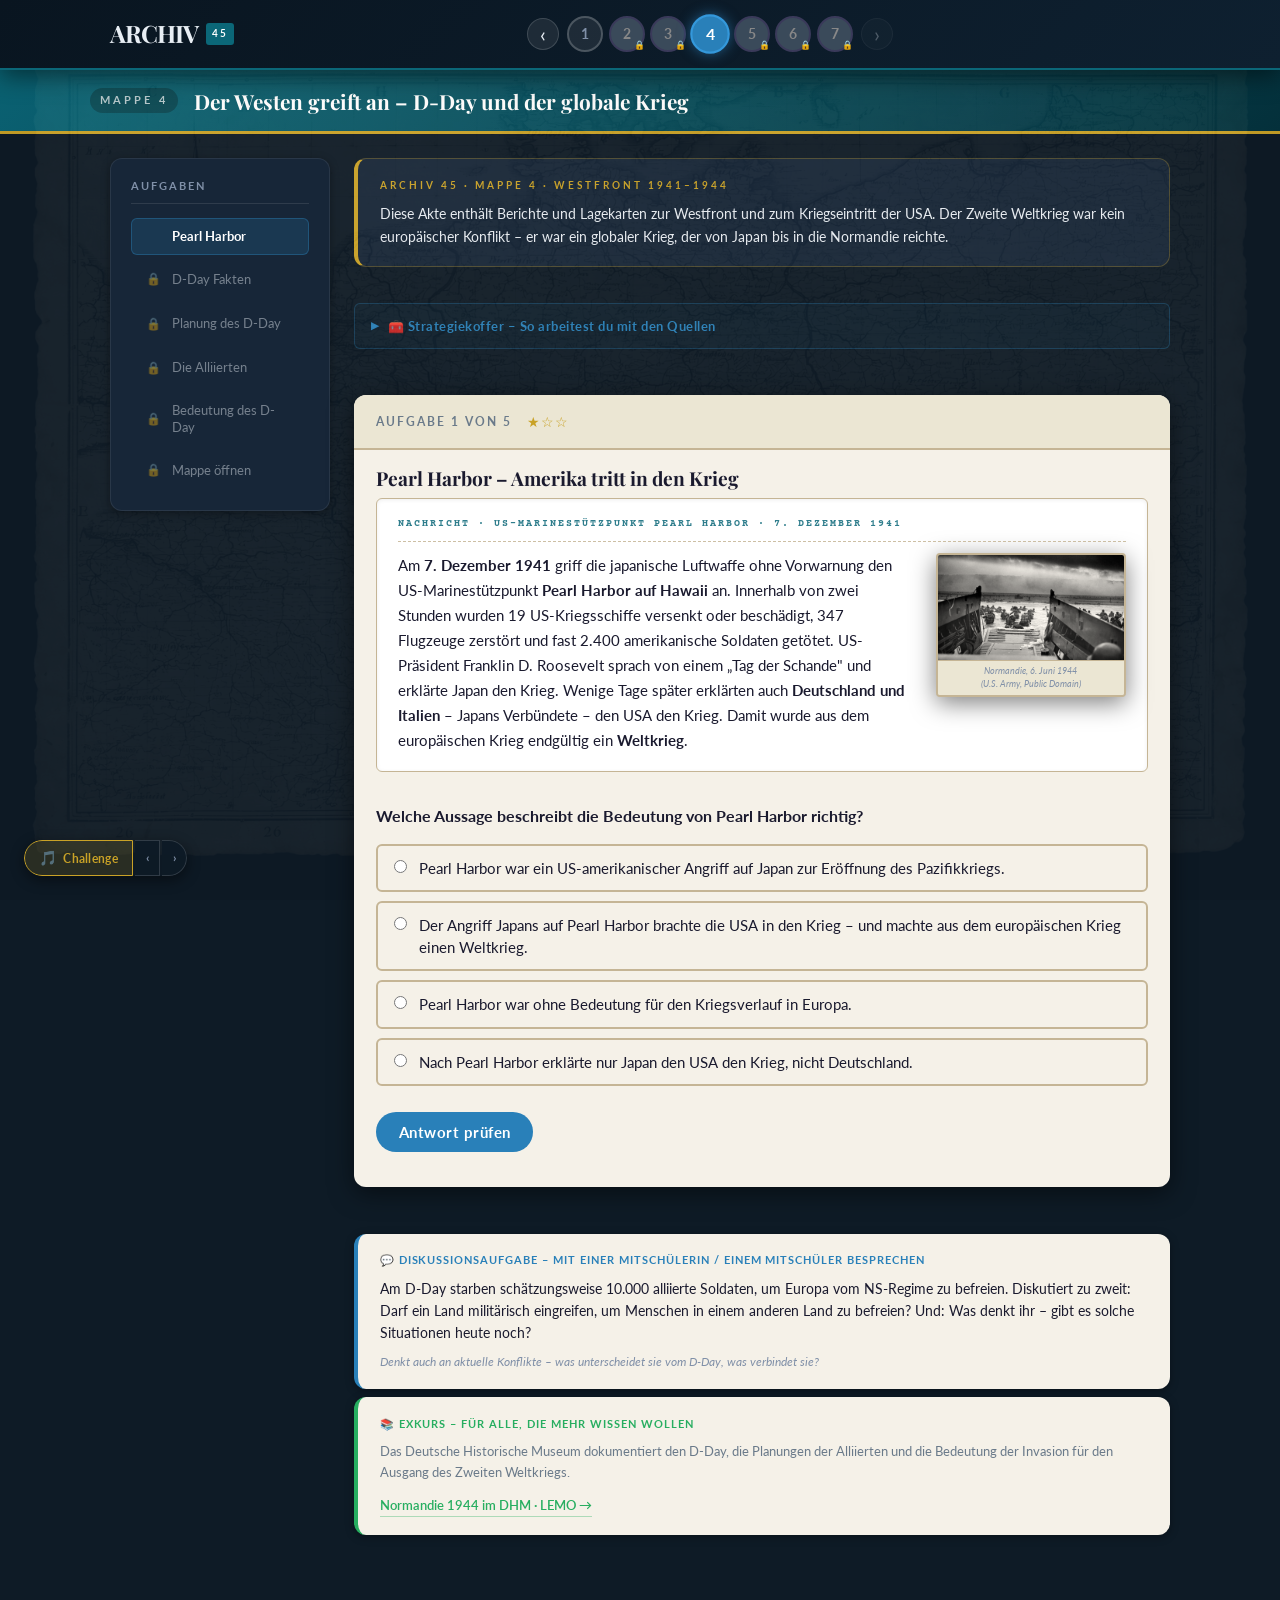
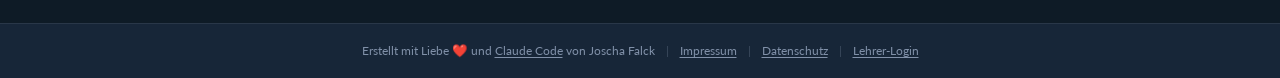
<file: mappen/mappe-04.html>
<!DOCTYPE html>
<html lang="de">
<head>
  <meta charset="UTF-8">
  <meta name="viewport" content="width=device-width, initial-scale=1.0">
  <title>Mappe 4: Der Westen greift an – Archiv 45</title>
  <link rel="preconnect" href="https://fonts.googleapis.com">
  <link href="https://fonts.googleapis.com/css2?family=Playfair+Display:wght@400;700&family=Lato:wght@300;400;700&family=Courier+Prime:wght@400;700&display=swap" rel="stylesheet">
  <link rel="stylesheet" href="../styles/main.css">
</head>
<body class="mappe-page">

<header class="site-header">
  <div class="header-inner">
    <a href="../index.html" class="site-logo">ARCHIV<span class="logo-badge">45</span></a>
    <nav class="chapter-nav" aria-label="Mappe-Navigation">
      <a href="#" class="nav-arrow" id="prev-mappe">‹</a>
      <div class="chapter-circles">
        <a href="mappe-01.html" class="chapter-circle" data-mappe="1" data-title="Mappe 1: Die Wende">1</a>
        <a href="mappe-02.html" class="chapter-circle" data-mappe="2" data-title="Mappe 2: Holocaust">2</a>
        <a href="mappe-03.html" class="chapter-circle" data-mappe="3" data-title="Mappe 3: Widerstand">3</a>
        <a href="mappe-04.html" class="chapter-circle" data-mappe="4" data-title="Mappe 4: D-Day">4</a>
        <a href="mappe-05.html" class="chapter-circle" data-mappe="5" data-title="Mappe 5: Verzweiflung">5</a>
        <a href="mappe-06.html" class="chapter-circle" data-mappe="6" data-title="Mappe 6: Letzte Tage">6</a>
        <a href="mappe-07.html" class="chapter-circle" data-mappe="7" data-title="Mappe 7: Stunde Null">7</a>
      </div>
      <a href="#" class="nav-arrow" id="next-mappe">›</a>
    </nav>
    <button class="sidebar-toggle" id="sidebar-toggle">☰</button>
  </div>
</header>

<div class="mappe-banner">
  <div class="mappe-banner-inner">
    <span class="mappe-label">Mappe 4</span>
    <h1>Der Westen greift an – D-Day und der globale Krieg</h1>
  </div>
</div>

<div class="layout-wrapper">
  <aside class="task-sidebar" id="task-sidebar">
    <h2 class="sidebar-title">Aufgaben</h2>
    <ul class="task-list">
      <li class="task-nav-item active" data-task="1"><span class="task-status"></span><span class="task-nav-title">Pearl Harbor</span></li>
      <li class="task-nav-item locked" data-task="2"><span class="task-status">🔒</span><span class="task-nav-title">D-Day Fakten</span></li>
      <li class="task-nav-item locked" data-task="3"><span class="task-status">🔒</span><span class="task-nav-title">Planung des D-Day</span></li>
      <li class="task-nav-item locked" data-task="4"><span class="task-status">🔒</span><span class="task-nav-title">Die Alliierten</span></li>
      <li class="task-nav-item locked" data-task="5"><span class="task-status">🔒</span><span class="task-nav-title">Bedeutung des D-Day</span></li>
      <li class="task-nav-item locked" data-task="code"><span class="task-status">🔒</span><span class="task-nav-title">Mappe öffnen</span></li>
    </ul>
  </aside>

  <main class="content-area">
    <div class="archive-context">
      <div class="archive-stamp">Archiv 45 · Mappe 4 · Westfront 1941–1944</div>
      <p class="context-text">
        Diese Akte enthält Berichte und Lagekarten zur Westfront und zum Kriegseintritt der USA.
        Der Zweite Weltkrieg war kein europäischer Konflikt – er war ein globaler Krieg, der
        von Japan bis in die Normandie reichte.
      </p>
    </div>

    <!-- ═══ STRATEGIEKOFFER ═══ -->
    <details class="strategie-koffer">
      <summary>🧰 Strategiekoffer – So arbeitest du mit den Quellen</summary>
      <div class="strategie-koffer-body">
        <div class="strategie-item"><strong>Zweimal lesen:</strong> Erst für den Überblick – dann gezielt auf Details, Zahlen und Namen achten.</div>
        <div class="strategie-item"><strong>W-Fragen stellen:</strong> Wer hat das geschrieben? Wann? Für wen? Warum? – das hilft bei jeder Quelle.</div>
        <div class="strategie-item"><strong>Widersprüche suchen:</strong> Widerspricht sich die Quelle mit anderen? Unterschiede sind oft der wichtigste Hinweis.</div>
        <div class="strategie-item"><strong>In eigenen Worten:</strong> Fasse den Kerngedanken in einem Satz zusammen – dann weißt du, ob du es wirklich verstanden hast.</div>
      </div>
    </details>

    <!-- ═══ AUFGABE 1 ═══ -->
    <div class="task-block visible" id="task-1">
      <div class="task-block-header">
        <div class="task-meta">
          <span class="task-number">Aufgabe 1 von 5</span>
          <span class="difficulty">★☆☆</span>
        </div>
      </div>
      <h2 class="task-title-h2">Pearl Harbor – Amerika tritt in den Krieg</h2>

      <div class="document-card">
        <div class="document-stamp">Nachricht · US-Marinestützpunkt Pearl Harbor · 7. Dezember 1941</div>
        <div class="doc-image-wrap">
          <img class="doc-image" src="../images/Mappe 4_D-Day.png"
               alt="Landung in der Normandie, 6. Juni 1944"
               onerror="this.closest('.doc-image-wrap').style.display='none'">
          <div class="doc-image-caption">Normandie, 6. Juni 1944<br>(U.S. Army, Public Domain)</div>
        </div>
        <p class="document-text">
          Am <strong>7. Dezember 1941</strong> griff die japanische Luftwaffe ohne Vorwarnung den
          US-Marinestützpunkt <strong>Pearl Harbor auf Hawaii</strong> an. Innerhalb von zwei Stunden
          wurden 19 US-Kriegsschiffe versenkt oder beschädigt, 347 Flugzeuge zerstört und fast
          2.400 amerikanische Soldaten getötet. US-Präsident Franklin D. Roosevelt sprach von einem
          „Tag der Schande" und erklärte Japan den Krieg. Wenige Tage später erklärten auch
          <strong>Deutschland und Italien</strong> – Japans Verbündete – den USA den Krieg.
          Damit wurde aus dem europäischen Krieg endgültig ein <strong>Weltkrieg</strong>.
        </p>
      </div>

      <div class="question-block">
        <p class="question-text">Welche Aussage beschreibt die Bedeutung von Pearl Harbor richtig?</p>
        <div class="mc-options">
          <label class="mc-option"><input type="radio" name="q1" value="a"> <span>Pearl Harbor war ein US-amerikanischer Angriff auf Japan zur Eröffnung des Pazifikkriegs.</span></label>
          <label class="mc-option"><input type="radio" name="q1" value="b"> <span>Der Angriff Japans auf Pearl Harbor brachte die USA in den Krieg – und machte aus dem europäischen Krieg einen Weltkrieg.</span></label>
          <label class="mc-option"><input type="radio" name="q1" value="c"> <span>Pearl Harbor war ohne Bedeutung für den Kriegsverlauf in Europa.</span></label>
          <label class="mc-option"><input type="radio" name="q1" value="d"> <span>Nach Pearl Harbor erklärte nur Japan den USA den Krieg, nicht Deutschland.</span></label>
        </div>
        <button class="check-btn" onclick="checkTask1()">Antwort prüfen</button>
        <div class="feedback-area" id="feedback-1" aria-live="polite"></div>
        <button class="next-task-btn" id="next-btn-1" onclick="goToNextTask(1)">Weiter zu Aufgabe 2 →</button>
      </div>
    </div>

    <!-- ═══ AUFGABE 2 ═══ -->
    <div class="task-block" id="task-2">
      <div class="task-block-header">
        <div class="task-meta">
          <span class="task-number">Aufgabe 2 von 5</span>
          <span class="difficulty">★☆☆</span>
        </div>
      </div>
      <h2 class="task-title-h2">D-Day – Faktencheck</h2>

      <div class="document-card">
        <div class="document-stamp">Lagebericht · Westfront · 6. Juni 1944 – Operation Overlord</div>
        <p class="document-text">
          Am <strong>6. Juni 1944</strong> landeten alliierte Truppen in der <strong>Normandie</strong>
          (Nordfrankreich) – der größte Seelande-Angriff der Geschichte. An diesem Tag, dem „D-Day",
          überquerten rund <strong>156.000 Soldaten</strong> aus den USA, Großbritannien, Kanada
          und weiteren Ländern den Ärmelkanal. Gleichzeitig landeten Fallschirmjäger hinter den
          deutschen Linien. Die Landungsabschnitte trugen Decknamen: Utah, Omaha, Gold, Juno, Sword.
          Die deutschen Verteidiger waren überrascht – sie hatten die Landung weiter nördlich
          bei Calais erwartet, da die Alliierten durch eine Täuschungsaktion diesen Eindruck erweckt hatten.
          Die Verluste waren hoch – besonders am amerikanischen Abschnitt Omaha Beach.
          Dennoch: Am Ende des Tages war ein Brückenkopf gesichert. Europa war nicht mehr zu halten.
        </p>
      </div>

      <div class="question-block">
        <p class="question-text">Ergänze den Text mit den richtigen Begriffen aus dem Auswahlmenü.</p>
        <p class="cloze-text">
          Am
          <select class="cloze-select" id="cs4a" aria-label="Lücke 1">
            <option value="">– wählen –</option>
            <option value="wrong1">1. September 1939</option>
            <option value="jun44">6. Juni 1944</option>
            <option value="wrong2">8. Mai 1945</option>
          </select>
          landeten die Alliierten in der Normandie. Rund
          <select class="cloze-select" id="cs4b" aria-label="Lücke 2">
            <option value="">– wählen –</option>
            <option value="wrong1">50.000</option>
            <option value="wrong2">500.000</option>
            <option value="156000">156.000</option>
          </select>
          Soldaten aus mehreren Nationen überquerten den
          <select class="cloze-select" id="cs4c" aria-label="Lücke 3">
            <option value="">– wählen –</option>
            <option value="wrong1">Atlantik</option>
            <option value="aermel">Ärmelkanal</option>
            <option value="wrong2">Mittelmeer</option>
          </select>.
          Die deutschen Verteidiger hatten die Landung bei
          <select class="cloze-select" id="cs4d" aria-label="Lücke 4">
            <option value="">– wählen –</option>
            <option value="wrong1">Dünkirchen</option>
            <option value="calais">Calais</option>
            <option value="wrong2">Le Havre</option>
          </select>
          erwartet und wurden in der Normandie überrascht.
        </p>
        <button class="check-btn" onclick="checkTask2()">Antwort prüfen</button>
        <div class="feedback-area" id="feedback-2" aria-live="polite"></div>
        <button class="next-task-btn" id="next-btn-2" onclick="goToNextTask(2)">Weiter zu Aufgabe 3 →</button>
      </div>
    </div>

    <!-- ═══ AUFGABE 3 ═══ -->
    <div class="task-block" id="task-3">
      <div class="task-block-header">
        <div class="task-meta">
          <span class="task-number">Aufgabe 3 von 5</span>
          <span class="difficulty">★★☆</span>
        </div>
      </div>
      <h2 class="task-title-h2">Planung des D-Day</h2>

      <div class="document-card">
        <div class="document-stamp">Geheimbericht · Planung Operation Overlord · 1943/44</div>
        <p class="document-text">
          Die Planung für D-Day dauerte über ein Jahr. Die Alliierten mussten den richtigen Zeitpunkt
          sorgfältig berechnen:
        </p>
        <ul style="margin-top:0.6rem;padding-left:1.2rem;font-size:0.9rem;line-height:1.9;color:var(--text-dark);">
          <li><strong>Gezeiten:</strong> Niedrigwasser nötig, damit Hindernisse am Strand sichtbar sind</li>
          <li><strong>Mondlicht:</strong> Heller Mond für die Fallschirmjäger-Landung in der Nacht</li>
          <li><strong>Wetter:</strong> Windstärke und Sicht mussten für Schiffe und Flugzeuge geeignet sein</li>
          <li><strong>Überraschung:</strong> Eine Täuschungsaktion ließ die Deutschen glauben, die Landung sei bei Calais geplant</li>
        </ul>
        <p class="document-text" style="margin-top:0.6rem;">
          Ursprünglich war der 5. Juni 1944 geplant. Wegen schlechten Wetters verschob
          Oberbefehlshaber General Eisenhower auf den <strong>6. Juni</strong> – das letzte
          geeignete Zeitfenster für Wochen.
        </p>
      </div>

      <div class="question-block">
        <p class="question-text">Welche Faktoren bestimmten die Wahl des 6. Juni 1944 für D-Day?</p>
        <div class="mc-options">
          <label class="mc-option"><input type="radio" name="q3" value="a"> <span>Nur das Wetter – alle anderen Faktoren spielten keine Rolle.</span></label>
          <label class="mc-option"><input type="radio" name="q3" value="b"> <span>Zufällig – die Alliierten griffen an, wenn sie bereit waren.</span></label>
          <label class="mc-option"><input type="radio" name="q3" value="c"> <span>Gezeiten, Mondlicht und Wetter mussten gleichzeitig stimmen – und eine Täuschung musste die Deutschen ablenken.</span></label>
          <label class="mc-option"><input type="radio" name="q3" value="d"> <span>Nur die politischen Entscheidungen der Regierungen – keine militärischen Faktoren.</span></label>
        </div>

        <div class="hint-toggle"><button class="hint-btn" onclick="var h=document.getElementById('hint-4-3');h.classList.toggle('visible');this.textContent=h.classList.contains('visible')?'&#128161; Tipp ausblenden':'&#128161; Tipp anzeigen'">&#128161; Tipp anzeigen</button><div class="hint-box-collapsible" id="hint-4-3">Denk an das Wort "Overlord". Was war der wichtigste Faktor: Überraschung oder Stärke? Was hätte passiert, wenn die Deutschen gewusst hätten, wo und wann die Landung stattfindet?</div></div>
        <button class="check-btn" onclick="checkTask3()">Antwort prüfen</button>
        <div class="feedback-area" id="feedback-3" aria-live="polite"></div>
        <button class="next-task-btn" id="next-btn-3" onclick="goToNextTask(3)">Weiter zu Aufgabe 4 →</button>
      </div>
    </div>

    <!-- ═══ AUFGABE 4 ═══ -->
    <div class="task-block" id="task-4">
      <div class="task-block-header">
        <div class="task-meta">
          <span class="task-number">Aufgabe 4 von 5</span>
          <span class="difficulty">★★☆</span>
        </div>
      </div>
      <h2 class="task-title-h2">Die Alliierten</h2>

      <div class="document-card">
        <div class="document-stamp">Lageübersicht · Alliierte Streitkräfte · Juni 1944</div>
        <p class="document-text">
          Bei D-Day kämpften Soldaten aus vielen Nationen. Die fünf Landungsabschnitte waren
          verschiedenen alliierten Streitkräften zugeteilt. Ordne die Nationen ihren Stränden zu:
        </p>
        <ul style="margin-top:0.6rem;padding-left:1.2rem;font-size:0.9rem;line-height:1.9;color:var(--text-dark);">
          <li><strong>Utah &amp; Omaha:</strong> Amerikanische Truppen</li>
          <li><strong>Gold &amp; Sword:</strong> Britische Truppen</li>
          <li><strong>Juno:</strong> Kanadische Truppen</li>
        </ul>
      </div>

      <div class="question-block">
        <p class="question-text">Ordne die Nationen den Landungsabschnitten zu:</p>
        <div class="matching-grid">
          <div class="matching-row">
            <div class="matching-term">Utah und Omaha Beach</div>
            <span class="matching-arrow">→</span>
            <select class="matching-select" id="m4a">
              <option value="">– auswählen –</option>
              <option value="us">USA</option>
              <option value="gb">Großbritannien</option>
              <option value="ca">Kanada</option>
            </select>
          </div>
          <div class="matching-row">
            <div class="matching-term">Gold und Sword Beach</div>
            <span class="matching-arrow">→</span>
            <select class="matching-select" id="m4b">
              <option value="">– auswählen –</option>
              <option value="us">USA</option>
              <option value="gb">Großbritannien</option>
              <option value="ca">Kanada</option>
            </select>
          </div>
          <div class="matching-row">
            <div class="matching-term">Juno Beach</div>
            <span class="matching-arrow">→</span>
            <select class="matching-select" id="m4c">
              <option value="">– auswählen –</option>
              <option value="us">USA</option>
              <option value="gb">Großbritannien</option>
              <option value="ca">Kanada</option>
            </select>
          </div>
        </div>
        <button class="check-btn" onclick="checkTask4()">Antwort prüfen</button>
        <div class="feedback-area" id="feedback-4" aria-live="polite"></div>
        <button class="next-task-btn" id="next-btn-4" onclick="goToNextTask(4)">Weiter zu Aufgabe 5 →</button>
      </div>
    </div>

    <!-- ═══ AUFGABE 5 ═══ -->
    <div class="task-block" id="task-5">
      <div class="task-block-header">
        <div class="task-meta">
          <span class="task-number">Aufgabe 5 von 5</span>
          <span class="difficulty">★★★</span>
        </div>
      </div>
      <h2 class="task-title-h2">Bedeutung des D-Day</h2>

      <div class="document-card">
        <div class="document-stamp">Historische Einordnung · D-Day und Kriegsende</div>
        <p class="document-text">
          D-Day war nicht das sofortige Kriegsende. Die Kämpfe in Frankreich dauerten noch Monate.
          Aber die Landung in der Normandie öffnete eine zweite Front in Westeuropa – neben der
          Ostfront, wo die Rote Armee Deutschland bereits unter Druck setzte. Deutschland war
          nun von zwei Seiten eingekesselt. Im September 1944 begannen alliierte Truppen,
          von Frankreich aus nach Deutschland vorzurücken.
        </p>
      </div>

      <div class="question-block">
        <p class="question-text">Welche Aussagen beschreiben die Bedeutung des D-Day korrekt?</p>
        <p class="ms-hint">Wähle alle zutreffenden Aussagen aus.</p>
        <div class="ms-options">
          <label class="ms-option"><input type="checkbox" name="ms5" value="a"> <span>D-Day öffnete eine zweite Front in Westeuropa, die Deutschland militärisch einengte.</span></label>
          <label class="ms-option"><input type="checkbox" name="ms5" value="b"> <span>Deutschland konnte nach D-Day nicht mehr auf einen Sieg hoffen.</span></label>
          <label class="ms-option"><input type="checkbox" name="ms5" value="c"> <span>D-Day beendete den Zweiten Weltkrieg sofort.</span></label>
          <label class="ms-option"><input type="checkbox" name="ms5" value="d"> <span>Das Überraschungsmoment und die alliierte Überlegenheit waren entscheidend für den Erfolg.</span></label>
        </div>

        <div class="hint-toggle"><button class="hint-btn" onclick="var h=document.getElementById('hint-4-5');h.classList.toggle('visible');this.textContent=h.classList.contains('visible')?'&#128161; Tipp ausblenden':'&#128161; Tipp anzeigen'">&#128161; Tipp anzeigen</button><div class="hint-box-collapsible" id="hint-4-5">Der D-Day war militärisch bedeutsam. Aber hat er Deutschland sofort besiegt? Hat er den Krieg kurz gemacht? Und welche Rolle spielten die anderen Fronten?</div></div>
        <div class="hint-toggle hint-toggle-2"><button class="hint-btn hint-btn-2" onclick="var h=document.getElementById('hint-4-5-2');h.classList.toggle('visible');this.textContent=h.classList.contains('visible')?'&#128161; Weiterer Tipp ausblenden':'&#128161; Weiterer Tipp anzeigen'">&#128161; Weiterer Tipp anzeigen</button><div class="hint-box-collapsible level-2" id="hint-4-5-2">Denke in zwei Ebenen: Was änderte sich <em>militärisch</em> (Hitler musste auf zwei Fronten kämpfen) und was änderte sich <em>psychologisch</em> (für die deutschen Truppen, für Hitlers Planungsmöglichkeiten)? Beides zusammen erklärt die historische Bedeutung.</div></div>
        <button class="check-btn" onclick="checkTask5()">Antwort prüfen</button>
        <div class="feedback-area" id="feedback-5" aria-live="polite"></div>
        <button class="next-task-btn" id="next-btn-5" onclick="goToNextTask(5)">Mappe öffnen →</button>
      </div>

      <div class="reflection-box">
        <div class="reflection-label">Reflexionsfrage</div>
        D-Day wird oft als „Befreiung" bezeichnet. Aber von was genau wurden die Menschen in Europa befreit?
        Und wer hat diese „Befreiung" erkämpft – auf Kosten wessen?
      </div>
    </div>

    <!-- ═══ CODE ═══ -->
    <div class="code-section" id="code-section">
      <div class="code-section-header">
        <span class="code-lock-icon">🔓</span>
        <h2>Mappe 5 freischalten</h2>
      </div>
      <div class="code-section-body">
        <p>Du hast die Westfront-Dokumente ausgewertet. Gib den Code ein:</p>
        <div class="code-hint">
          Der offizielle Codename für die alliierte Invasionsoperation am 6. Juni 1944 lautete: „Operation ___" (8 Buchstaben)
        </div>
        <div class="code-input-row">
          <input class="code-input" id="unlock-input" type="text" placeholder="Code eingeben…"
            autocomplete="off" autocapitalize="characters">
          <button class="unlock-btn" onclick="checkCode('overlord', 5, 'mappe-05.html')">🔓 Öffnen</button>
        </div>
        <div id="code-feedback" style="margin-top:1rem;"></div>
      </div>
    </div>

    <!-- ═══ DISKUSSION ═══ -->
    <div class="discussion-block">
      <div class="discussion-label">💬 Diskussionsaufgabe – Mit einer Mitschülerin / einem Mitschüler besprechen</div>
      <p class="discussion-prompt">Am D-Day starben schätzungsweise 10.000 alliierte Soldaten, um Europa vom NS-Regime zu befreien. Diskutiert zu zweit: Darf ein Land militärisch eingreifen, um Menschen in einem anderen Land zu befreien? Und: Was denkt ihr – gibt es solche Situationen heute noch?</p>
      <p class="discussion-note">Denkt auch an aktuelle Konflikte – was unterscheidet sie vom D-Day, was verbindet sie?</p>
    </div>

    <!-- ═══ EXKURS ═══ -->
    <div class="exkurs-block">
      <div class="exkurs-label">📚 Exkurs – Für alle, die mehr wissen wollen</div>
      <p class="exkurs-text">Das Deutsche Historische Museum dokumentiert den D-Day, die Planungen der Alliierten und die Bedeutung der Invasion für den Ausgang des Zweiten Weltkriegs.</p>
      <a href="https://www.dhm.de/lemo/kapitel/der-zweite-weltkrieg/kriegsverlauf/landung-in-der-normandie-1944" class="exkurs-link" target="_blank" rel="noopener">Normandie 1944 im DHM · LEMO →</a>
    </div>

  </main>
</div>

<script src="../scripts/app.js"></script>
<script>
    /* ── INLINE-FALLBACKS: garantieren Feedback auch ohne app.js ──────── */
  var _mappeNum = 4;
  function showFeedback(id,msg,type){
    var el=document.getElementById(id);if(!el)return;
    var c={correct:'background:rgba(39,174,96,.18);border-left:4px solid #27ae60;color:#155a2e;',
           incorrect:'background:rgba(230,126,34,.15);border-left:4px solid #e67e22;color:#6b3510;',
           warning:'background:rgba(52,152,219,.15);border-left:4px solid #2980b9;color:#1a3d5c;'};
    el.innerHTML='<div class="feedback feedback-'+type+'" style="padding:.9rem 1.1rem .9rem 1.4rem;border-radius:6px;font-size:.93rem;font-weight:600;line-height:1.6;'+(c[type]||'')+'">'+msg+'</div>';
    setTimeout(function(){
      el.scrollIntoView({behavior:'smooth',block:'nearest'});
      var r=el.getBoundingClientRect();
      window.scrollTo({top:Math.max(0,window.pageYOffset+r.top-120),behavior:'smooth'});
    },100);
  }
  function validateMC(name){var s=document.querySelector('input[name="'+name+'"]:checked');return{valid:!!s,value:s?s.value:null};}
  function validateTF(rows){var r={},ok=true;rows.forEach(function(n){var s=document.querySelector('input[name="'+n+'"]:checked');if(!s)ok=false;else r[n]=s.value;});return{allAnswered:ok,results:r};}
  function validateMS(name){return Array.from(document.querySelectorAll('input[name="'+name+'"]:checked')).map(function(c){return c.value;});}
  function validateMatching(ids){var r={},ok=true;ids.forEach(function(id){var el=document.getElementById(id);if(!el||!el.value)ok=false;else r[id]=el.value;});return{allAnswered:ok,results:r};}
  function validateSorting(ids){var r={},ok=true,u={};ids.forEach(function(id){var el=document.getElementById(id);if(!el||!el.value||u[el.value])ok=false;else{u[el.value]=true;r[id]=el.value;}});return{allAnswered:ok,results:r};}
  function completeTask(n){
    var btn=document.querySelector('#task-'+n+' .check-btn');if(btn)btn.disabled=true;
    if(typeof markTaskDone==='function')markTaskDone(_mappeNum,n);
    if(typeof updateSidebarItem==='function')updateSidebarItem(n,'completed');
    if(typeof playSound==='function')playSound('correct');
    if(typeof showStamp==='function')showStamp(n);
    setTimeout(function(){var nb=document.getElementById('next-btn-'+n);if(nb){nb.classList.add('visible');nb.scrollIntoView({behavior:'smooth',block:'nearest'});}},800);
  }
  function goToNextTask(n){
    if(n<5){
      if(typeof revealTask==='function')revealTask(n+1);
      else{var e=document.getElementById('task-'+(n+1));if(e){e.style.display='block';e.classList.add('visible');}}
      setTimeout(function(){var e=document.getElementById('task-'+(n+1));if(e)e.scrollIntoView({behavior:'smooth',block:'start'});},100);
    }else{
      if(typeof revealCodeSection==='function')revealCodeSection();
      else{var cs=document.getElementById('code-section');if(cs){cs.style.display='block';cs.classList.add('visible');}}
      setTimeout(function(){var cs=document.getElementById('code-section');if(cs)cs.scrollIntoView({behavior:'smooth',block:'start'});},100);
    }
  }
  /* ── Ende Fallbacks ─────────────────────────────────────────────────── */

  /* ── MUSTERLÖSUNGEN FÜR LEHRER-ANSICHT ─────────────────────────── */
  window.TASK_SOLUTIONS = {
    mappeTitle: 'Mappe 4: D-Day und der globale Krieg',
    code: 'overlord',
    tasks: [
    {num:1,title:"Pearl Harbor",type:"MC",answer:"<b>Antwort B:</b> Der japanische Angriff auf Pearl Harbor veranlasste die USA, in den Zweiten Weltkrieg einzutreten."},
    {num:2,title:"D-Day \u2013 Faktencheck",type:"L\u00fcckentext",answer:"1\u202f=\u202f6. Juni 1944 &nbsp;|&nbsp; 2\u202f=\u202f156.000 &nbsp;|&nbsp; 3\u202f=\u202f\u00c4rmelkanal &nbsp;|&nbsp; 4\u202f=\u202fCalais"},
    {num:3,title:"Planung des D-Day",type:"MC",answer:"<b>Antwort C:</b> Operation Overlord war auf höchste Geheimhaltung angewiesen – Täuschungsmanöver lenkten die deutsche Führung ab."},
    {num:4,title:"Die Alliierten",type:"Matching",answer:"<b>USA:</b> m4a &nbsp;|&nbsp; <b>Großbritannien:</b> m4b &nbsp;|&nbsp; <b>Kanada:</b> m4c"},
    {num:5,title:"Bedeutung des D-Day",type:"MS",answer:"<b>Richtig:</b> A, B, D &nbsp;|&nbsp; <b>Falsch:</b> C, E"}
    ]
  };
  /* ── Ende Musterlösungen ─────────────────────────────────────────── */
  document.addEventListener('DOMContentLoaded', function(){ if(typeof initApp==='function') initApp(4,5); });

  function checkTask1() {
    const r = validateMC('q1');
    if (!r.valid) { showFeedback('feedback-1','Bitte wähle eine Antwort.','warning'); return; }
    if (r.value === 'b') {
      showFeedback('feedback-1','✓ <strong>Richtig!</strong> Pearl Harbor war der Auslöser für den Kriegseintritt der USA. Da Deutschland und Italien daraufhin den USA den Krieg erklärten, wurde der Konflikt zum globalen Weltkrieg.','correct');
      completeTask(1);
    } else {
      showFeedback('feedback-1','Überlege: Wer hat wen angegriffen? Und was erklärten Deutschland und Italien danach?','incorrect');
    }
  }

  function checkTask2() {
    var ids = ['cs4a','cs4b','cs4c','cs4d'];
    var correct = {cs4a:'jun44', cs4b:'156000', cs4c:'aermel', cs4d:'calais'};
    var allFilled = ids.every(function(id){ return document.getElementById(id).value !== ''; });
    if (!allFilled) { showFeedback('feedback-2','Bitte f\u00fclle alle L\u00fccken aus.','warning'); return; }
    var allOk = true;
    ids.forEach(function(id){
      var el = document.getElementById(id);
      if(el.value === correct[id]){
        el.classList.add('correct'); el.classList.remove('incorrect');
      } else {
        el.classList.add('incorrect'); el.classList.remove('correct');
        allOk = false;
      }
    });
    if (allOk) {
      showFeedback('feedback-2','\u2713 <strong>Alle L\u00fccken richtig!</strong> D-Day war ein multinationaler Einsatz. Die gezielte Täuschungsaktion der Alliierten ließ die Deutschen eine Landung bei Calais erwarten – und verschaffte den Truppen in der Normandie einen entscheidenden Vorteil.','correct');
      completeTask(2);
    } else {
      showFeedback('feedback-2','Nicht alle Antworten stimmen. Rot markierte L\u00fccken nochmal \u00fcberpr\u00fcfen.','incorrect');
    }
  }

  function checkTask3() {
    const r = validateMC('q3');
    if (!r.valid) { showFeedback('feedback-3','Bitte wähle eine Antwort.','warning'); return; }
    if (r.value === 'c') {
      showFeedback('feedback-3','✓ <strong>Richtig!</strong> Das Zusammenspiel von Gezeiten, Mondlicht, Wetter und Täuschung machte D-Day zu einer komplexen Planungsaufgabe. Eisenhowers Entscheidung, trotz schlechten Wetters auf den 6. Juni zu warten, war ein kritischer Moment.','correct');
      completeTask(3);
    } else {
      showFeedback('feedback-3','Lies die Liste der Faktoren nochmal: Es gab mehrere gleichzeitig notwendige Bedingungen.','incorrect');
    }
  }

  function checkTask4() {
    const r = validateMatching(['m4a','m4b','m4c']);
    if (!r.allAnswered) { showFeedback('feedback-4','Bitte ordne alle drei Abschnitte zu.','warning'); return; }
    const correct = {m4a:'us', m4b:'gb', m4c:'ca'};
    const ok = Object.keys(correct).every(k => r.results[k] === correct[k]);
    if (ok) {
      showFeedback('feedback-4','✓ <strong>Korrekt!</strong> USA (Utah, Omaha), Großbritannien (Gold, Sword), Kanada (Juno). D-Day war ein echtes Gemeinschaftsprojekt der Alliierten.','correct');
      completeTask(4);
    } else {
      showFeedback('feedback-4','Schau nochmal in den Text: Welche Nation war welchem Strand zugeteilt?','incorrect');
    }
  }

  function checkTask5() {
    const selected = validateMS('ms5');
    if (selected.length === 0) { showFeedback('feedback-5','Wähle mindestens eine Antwort.','warning'); return; }
    const correct = new Set(['a','b','d']);
    const selSet = new Set(selected);
    const ok = [...correct].every(v => selSet.has(v)) && [...selSet].every(v => correct.has(v));
    if (ok) {
      showFeedback('feedback-5','✓ <strong>Sehr gut!</strong> D-Day war ein Wendepunkt, aber kein sofortiges Kriegsende. Die Kämpfe dauerten noch fast ein Jahr. Aber die zweite Front machte Deutschlands Niederlage unausweichlich.','correct');
      completeTask(5);
    } else {
      showFeedback('feedback-5','Prüfe Aussage C genauer: Endete der Krieg am 6. Juni 1944? Und welche anderen Aussagen sind historisch korrekt?','incorrect');
    }
  }
</script>

<footer class="site-footer">
  Erstellt mit Liebe &#10084;&#65039; und <a href="https://claude.ai/claude-code" target="_blank" rel="noopener">Claude Code</a> von Joscha Falck
  <span class="footer-sep">|</span>
  <a href="../impressum.html">Impressum</a>
  <span class="footer-sep">|</span>
  <a href="../datenschutz.html">Datenschutz</a>
  <span class="footer-sep">|</span>
  <a href="../lehrer.html">Lehrer-Login</a>
</footer>
</body>
</html>
</file>
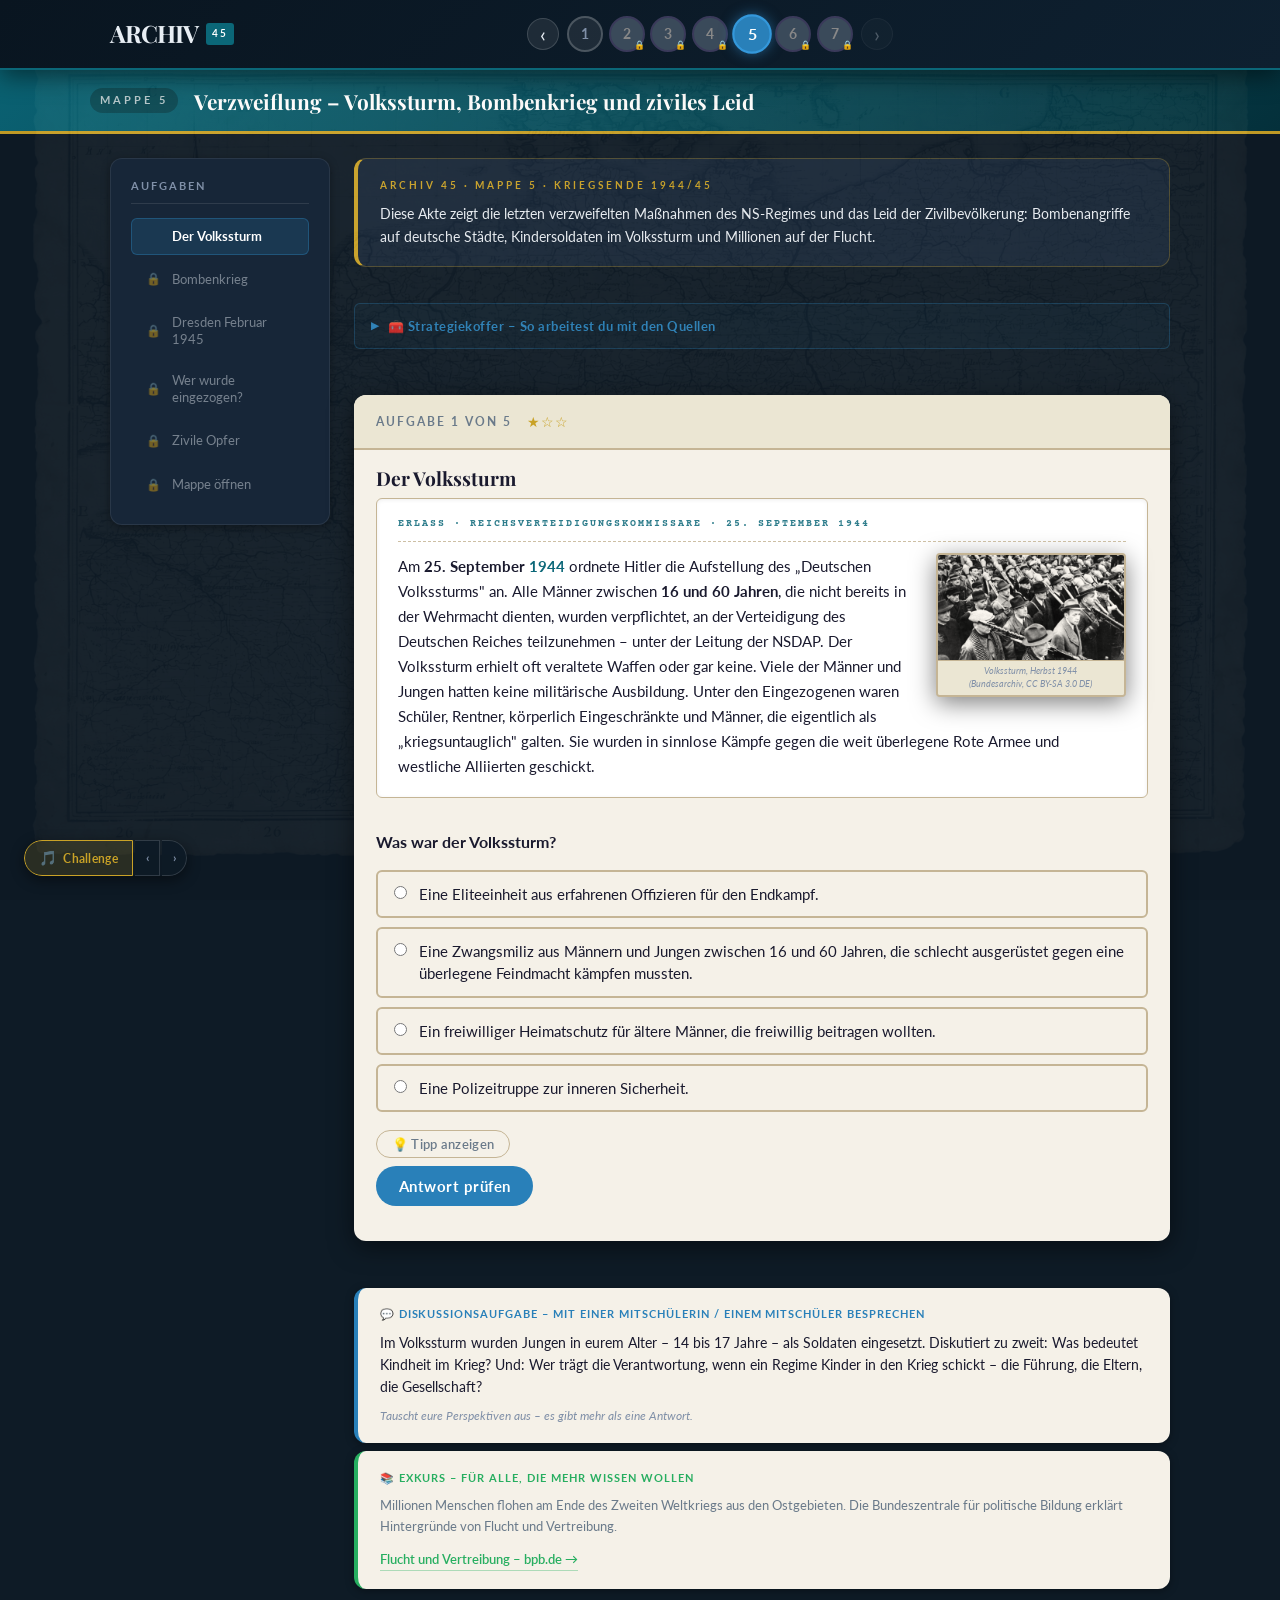
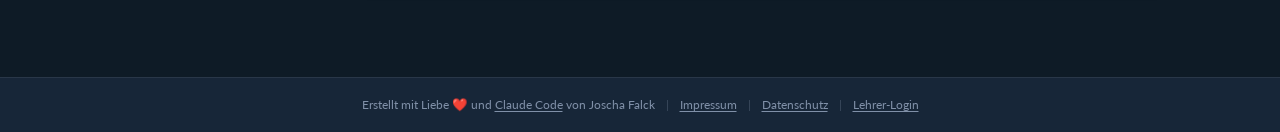
<file: mappen/mappe-05.html>
<!DOCTYPE html>
<html lang="de">
<head>
  <meta charset="UTF-8">
  <meta name="viewport" content="width=device-width, initial-scale=1.0">
  <title>Mappe 5: Verzweiflung – Archiv 45</title>
  <link rel="preconnect" href="https://fonts.googleapis.com">
  <link href="https://fonts.googleapis.com/css2?family=Playfair+Display:wght@400;700&family=Lato:wght@300;400;700&family=Courier+Prime:wght@400;700&display=swap" rel="stylesheet">
  <link rel="stylesheet" href="../styles/main.css">
</head>
<body class="mappe-page">

<header class="site-header">
  <div class="header-inner">
    <a href="../index.html" class="site-logo">ARCHIV<span class="logo-badge">45</span></a>
    <nav class="chapter-nav" aria-label="Mappe-Navigation">
      <a href="#" class="nav-arrow" id="prev-mappe">‹</a>
      <div class="chapter-circles">
        <a href="mappe-01.html" class="chapter-circle" data-mappe="1" data-title="Mappe 1: Die Wende">1</a>
        <a href="mappe-02.html" class="chapter-circle" data-mappe="2" data-title="Mappe 2: Holocaust">2</a>
        <a href="mappe-03.html" class="chapter-circle" data-mappe="3" data-title="Mappe 3: Widerstand">3</a>
        <a href="mappe-04.html" class="chapter-circle" data-mappe="4" data-title="Mappe 4: D-Day">4</a>
        <a href="mappe-05.html" class="chapter-circle" data-mappe="5" data-title="Mappe 5: Verzweiflung">5</a>
        <a href="mappe-06.html" class="chapter-circle" data-mappe="6" data-title="Mappe 6: Letzte Tage">6</a>
        <a href="mappe-07.html" class="chapter-circle" data-mappe="7" data-title="Mappe 7: Stunde Null">7</a>
      </div>
      <a href="#" class="nav-arrow" id="next-mappe">›</a>
    </nav>
    <button class="sidebar-toggle" id="sidebar-toggle">☰</button>
  </div>
</header>

<div class="mappe-banner">
  <div class="mappe-banner-inner">
    <span class="mappe-label">Mappe 5</span>
    <h1>Verzweiflung – Volkssturm, Bombenkrieg und ziviles Leid</h1>
  </div>
</div>

<div class="layout-wrapper">
  <aside class="task-sidebar" id="task-sidebar">
    <h2 class="sidebar-title">Aufgaben</h2>
    <ul class="task-list">
      <li class="task-nav-item active" data-task="1"><span class="task-status"></span><span class="task-nav-title">Der Volkssturm</span></li>
      <li class="task-nav-item locked" data-task="2"><span class="task-status">🔒</span><span class="task-nav-title">Bombenkrieg</span></li>
      <li class="task-nav-item locked" data-task="3"><span class="task-status">🔒</span><span class="task-nav-title">Dresden Februar 1945</span></li>
      <li class="task-nav-item locked" data-task="4"><span class="task-status">🔒</span><span class="task-nav-title">Wer wurde eingezogen?</span></li>
      <li class="task-nav-item locked" data-task="5"><span class="task-status">🔒</span><span class="task-nav-title">Zivile Opfer</span></li>
      <li class="task-nav-item locked" data-task="code"><span class="task-status">🔒</span><span class="task-nav-title">Mappe öffnen</span></li>
    </ul>
  </aside>

  <main class="content-area">
    <div class="archive-context">
      <div class="archive-stamp">Archiv 45 · Mappe 5 · Kriegsende 1944/45</div>
      <p class="context-text">
        Diese Akte zeigt die letzten verzweifelten Maßnahmen des NS-Regimes und das Leid
        der Zivilbevölkerung: Bombenangriffe auf deutsche Städte, Kindersoldaten im Volkssturm
        und Millionen auf der Flucht.
      </p>
    </div>

    <!-- ═══ STRATEGIEKOFFER ═══ -->
    <details class="strategie-koffer">
      <summary>🧰 Strategiekoffer – So arbeitest du mit den Quellen</summary>
      <div class="strategie-koffer-body">
        <div class="strategie-item"><strong>Zweimal lesen:</strong> Erst für den Überblick – dann gezielt auf Details, Zahlen und Namen achten.</div>
        <div class="strategie-item"><strong>W-Fragen stellen:</strong> Wer hat das geschrieben? Wann? Für wen? Warum? – das hilft bei jeder Quelle.</div>
        <div class="strategie-item"><strong>Widersprüche suchen:</strong> Widerspricht sich die Quelle mit anderen? Unterschiede sind oft der wichtigste Hinweis.</div>
        <div class="strategie-item"><strong>In eigenen Worten:</strong> Fasse den Kerngedanken in einem Satz zusammen – dann weißt du, ob du es wirklich verstanden hast.</div>
      </div>
    </details>

    <!-- ═══ AUFGABE 1 ═══ -->
    <div class="task-block visible" id="task-1">
      <div class="task-block-header">
        <div class="task-meta">
          <span class="task-number">Aufgabe 1 von 5</span>
          <span class="difficulty">★☆☆</span>
        </div>
      </div>
      <h2 class="task-title-h2">Der Volkssturm</h2>

      <div class="document-card">
        <div class="document-stamp">Erlass · Reichsverteidigungskommissare · 25. September 1944</div>
        <div class="doc-image-wrap">
          <img class="doc-image" src="../images/Mappe 5_Volkssturm.png"
               alt="Volkssturm-Aufgebot, Herbst 1944"
               onerror="this.closest('.doc-image-wrap').style.display='none'">
          <div class="doc-image-caption">Volkssturm, Herbst 1944<br>(Bundesarchiv, CC BY-SA 3.0 DE)</div>
        </div>
        <p class="document-text">
          Am <strong>25. September <span style="color:var(--red);font-size:1.05em;">1944</span></strong> ordnete Hitler die Aufstellung des „Deutschen Volkssturms" an.
          Alle Männer zwischen <strong>16 und 60 Jahren</strong>, die nicht bereits in der Wehrmacht dienten,
          wurden verpflichtet, an der Verteidigung des Deutschen Reiches teilzunehmen –
          unter der Leitung der NSDAP. Der Volkssturm erhielt oft veraltete Waffen oder gar keine.
          Viele der Männer und Jungen hatten keine militärische Ausbildung.
          Unter den Eingezogenen waren Schüler, Rentner, körperlich Eingeschränkte und Männer,
          die eigentlich als „kriegsuntauglich" galten. Sie wurden in sinnlose Kämpfe gegen
          die weit überlegene Rote Armee und westliche Alliierten geschickt.
        </p>
      </div>

      <div class="question-block">
        <p class="question-text">Was war der Volkssturm?</p>
        <div class="mc-options">
          <label class="mc-option"><input type="radio" name="q1" value="a"> <span>Eine Eliteeinheit aus erfahrenen Offizieren für den Endkampf.</span></label>
          <label class="mc-option"><input type="radio" name="q1" value="b"> <span>Eine Zwangsmiliz aus Männern und Jungen zwischen 16 und 60 Jahren, die schlecht ausgerüstet gegen eine überlegene Feindmacht kämpfen mussten.</span></label>
          <label class="mc-option"><input type="radio" name="q1" value="c"> <span>Ein freiwilliger Heimatschutz für ältere Männer, die freiwillig beitragen wollten.</span></label>
          <label class="mc-option"><input type="radio" name="q1" value="d"> <span>Eine Polizeitruppe zur inneren Sicherheit.</span></label>
        </div>

        <div class="hint-toggle"><button class="hint-btn" onclick="var h=document.getElementById('hint-5-1');h.classList.toggle('visible');this.textContent=h.classList.contains('visible')?'&#128161; Tipp ausblenden':'&#128161; Tipp anzeigen'">&#128161; Tipp anzeigen</button><div class="hint-box-collapsible" id="hint-5-1">Wann wurde der Volkssturm gegründet? Was sagt das über den Stand des Krieges? Wer wurde eingezogen – und was bedeutet das für die Kampfkraft?</div></div>
        <button class="check-btn" onclick="checkTask1()">Antwort prüfen</button>
        <div class="feedback-area" id="feedback-1" aria-live="polite"></div>
        <button class="next-task-btn" id="next-btn-1" onclick="goToNextTask(1)">Weiter zu Aufgabe 2 →</button>
      </div>
    </div>

    <!-- ═══ AUFGABE 2 ═══ -->
    <div class="task-block" id="task-2">
      <div class="task-block-header">
        <div class="task-meta">
          <span class="task-number">Aufgabe 2 von 5</span>
          <span class="difficulty">★☆☆</span>
        </div>
      </div>
      <h2 class="task-title-h2">Der Bombenkrieg</h2>

      <div class="document-card">
        <div class="document-stamp">Lagebericht · Luftkrieg über Deutschland · 1942–1945</div>
        <p class="document-text">
          Ab 1942 bombardierten britische und amerikanische Bomber systematisch deutsche Städte.
          Die Ziele: Rüstungsindustrie, Verkehrsinfrastruktur – aber auch Wohngebiete.
          Bis 1945 wurden fast alle großen deutschen Städte schwer beschädigt oder zerstört.
          Die Angriffe töteten zwischen 350.000 und 500.000 Zivilisten in Deutschland.
          Millionen wurden obdachlos. Die ständige Angst vor Luftangriffen, die Nächte in Bunkern
          und der Anblick brennender Städte prägten das Leben der Bevölkerung in den letzten Kriegsjahren.
          Gleichzeitig war der Bombenkrieg umstritten: Er traf die Zivilbevölkerung oft mehr als
          die Rüstungsproduktion.
        </p>
      </div>

      <div class="question-block">
        <p class="question-text">Richtig oder falsch?</p>
        <table class="tf-table">
          <thead><tr><th>Aussage</th><th>Richtig</th><th>Falsch</th></tr></thead>
          <tbody>
            <tr>
              <td>Der alliierte Bombenkrieg richtete sich ausschließlich gegen militärische Ziele.</td>
              <td><input type="radio" name="tf2a" value="r"></td>
              <td><input type="radio" name="tf2a" value="f"></td>
            </tr>
            <tr>
              <td>Hunderttausende deutsche Zivilisten kamen durch Bombenangriffe ums Leben.</td>
              <td><input type="radio" name="tf2b" value="r"></td>
              <td><input type="radio" name="tf2b" value="f"></td>
            </tr>
            <tr>
              <td>Der Bombenkrieg begann erst im letzten Kriegsjahr 1945.</td>
              <td><input type="radio" name="tf2c" value="r"></td>
              <td><input type="radio" name="tf2c" value="f"></td>
            </tr>
            <tr>
              <td>Viele Stadtbewohner mussten in Bunkern übernachten, aus Angst vor Luftangriffen.</td>
              <td><input type="radio" name="tf2d" value="r"></td>
              <td><input type="radio" name="tf2d" value="f"></td>
            </tr>
          </tbody>
        </table>
        <button class="check-btn" onclick="checkTask2()">Antwort prüfen</button>
        <div class="feedback-area" id="feedback-2" aria-live="polite"></div>
        <button class="next-task-btn" id="next-btn-2" onclick="goToNextTask(2)">Weiter zu Aufgabe 3 →</button>
      </div>
    </div>

    <!-- ═══ AUFGABE 3 ═══ -->
    <div class="task-block" id="task-3">
      <div class="task-block-header">
        <div class="task-meta">
          <span class="task-number">Aufgabe 3 von 5</span>
          <span class="difficulty">★★☆</span>
        </div>
      </div>
      <h2 class="task-title-h2">Dresden, Februar 1945</h2>

      <div class="document-card">
        <div class="document-stamp">Bericht · Bombardierung Dresden · 13.–15. Februar 1945</div>
        <p class="document-text">
          In der Nacht vom <strong>13. auf den 14. Februar 1945</strong> bombardierten britische
          und amerikanische Bomber die Stadt Dresden in Sachsen. In drei Angriffswellen wurden
          über 650.000 Brandbomben abgeworfen. Das Zentrum der Stadt brannte vollständig nieder.
          Zwischen 22.700 und 25.000 Menschen starben – Zivilisten, darunter viele Flüchtlinge,
          die aus dem Osten vor der Roten Armee in die Stadt geflohen waren.
          Die Bombardierung Dresdens ist bis heute ein historisch und moralisch diskutierter Fall:
          War die Stadt ein legitimes Kriegsziel? War es sinnvoll, eine Stadt so kurz vor
          Kriegsende zu zerstören? Historiker:innen kommen zu unterschiedlichen Einschätzungen.
        </p>
      </div>

      <div class="question-block">
        <p class="question-text">Welche Aussage beschreibt die Bombardierung Dresdens korrekt?</p>
        <div class="mc-options">
          <label class="mc-option"><input type="radio" name="q3" value="a"> <span>Dresden war ein rein militärisches Ziel und der Angriff war vollständig gerechtfertigt.</span></label>
          <label class="mc-option"><input type="radio" name="q3" value="b"> <span>Die Bombardierung tötete Tausende Zivilisten – auch Flüchtlinge – und ist historisch umstritten, da die Stadt kurz vor Kriegsende zerstört wurde.</span></label>
          <label class="mc-option"><input type="radio" name="q3" value="c"> <span>Dresden wurde von deutschen Truppen selbst zerstört, um der Roten Armee keinen Stützpunkt zu lassen.</span></label>
          <label class="mc-option"><input type="radio" name="q3" value="d"> <span>Die Bombardierung hatte keine Zivilopfer, da die Bevölkerung evakuiert worden war.</span></label>
        </div>
        <button class="check-btn" onclick="checkTask3()">Antwort prüfen</button>
        <div class="feedback-area" id="feedback-3" aria-live="polite"></div>
        <button class="next-task-btn" id="next-btn-3" onclick="goToNextTask(3)">Weiter zu Aufgabe 4 →</button>
      </div>
    </div>

    <!-- ═══ AUFGABE 4 ═══ -->
    <div class="task-block" id="task-4">
      <div class="task-block-header">
        <div class="task-meta">
          <span class="task-number">Aufgabe 4 von 5</span>
          <span class="difficulty">★★☆</span>
        </div>
      </div>
      <h2 class="task-title-h2">Wer wurde eingezogen?</h2>

      <div class="document-card">
        <div class="document-stamp">Erlass · Volkssturm · Altersgruppen und Schulpflicht</div>
        <p class="document-text">
          Der Volkssturm-Erlass vom <strong>25. September 1944</strong> schrieb vor, dass alle
          Männer und Jungen vom 16. bis zum 60. Lebensjahr eingezogen werden konnten.
          Damit wurden auch <strong>Schüler der letzten Schuljahre</strong> (15–17 Jahre)
          zum Kriegsdienst verpflichtet – viele direkt von der Schulbank weg.
          In der Hitlerjugend (HJ) hatten diese Jugendlichen bereits eine quasi-militärische
          Ausbildung erhalten. Im letzten Kriegsjahr wurden ganze HJ-Einheiten als Soldaten
          eingesetzt – gegen Panzer, ohne angemessene Ausrüstung und Ausbildung.
        </p>
      </div>

      <div class="question-block">
        <p class="question-text">
          Ziehe jeden Begriff in die richtige Kategorie: Wer wurde in den Volkssturm <strong>eingezogen</strong> – und wer nicht?
        </p>
        <div class="word-bank" id="word-bank-5" aria-label="Wortbank Kategorisierung">
          <div class="word-bank-label">Wortbank – ziehen oder antippen:</div>
        </div>
        <div class="drag-categories">
          <div class="drag-category" id="cat5-ein" aria-label="Kategorie: Eingezogen">
            <div class="drag-category-label">Volkssturm – eingezogen</div>
          </div>
          <div class="drag-category" id="cat5-nicht" aria-label="Kategorie: Nicht eingezogen">
            <div class="drag-category-label">Nicht eingezogen</div>
          </div>
        </div>
        <p class="cloze-hint">Tipp: Doppelklick / zweites Antippen eines Begriffs gibt ihn zurück in die Wortbank.</p>
        <button class="check-btn" onclick="checkTask4()">Antwort prüfen</button>
        <div class="feedback-area" id="feedback-4" aria-live="polite"></div>
        <button class="next-task-btn" id="next-btn-4" onclick="goToNextTask(4)">Weiter zu Aufgabe 5 →</button>
      </div>
    </div>

    <!-- ═══ AUFGABE 5 ═══ -->
    <div class="task-block" id="task-5">
      <div class="task-block-header">
        <div class="task-meta">
          <span class="task-number">Aufgabe 5 von 5</span>
          <span class="difficulty">★★★</span>
        </div>
      </div>
      <h2 class="task-title-h2">Zivile Opfer der letzten Kriegsmonate</h2>

      <div class="document-card">
        <div class="document-stamp">Bericht · Flucht und Vertreibung · 1944/45</div>
        <p class="document-text">
          In den letzten Kriegsmonaten litten nicht nur Soldaten, sondern Millionen Zivilisten.
          Neben den Bombenangriffen auf deutsche Städte gab es eine der größten
          Flüchtlingskatastrophen der Geschichte: Als die Rote Armee aus dem Osten vorrückte,
          flohen Millionen Deutsche aus Ostpreußen, Schlesien und dem Sudetenland westwärts –
          bei bitterster Kälte, oft zu Fuß, oft unter Beschuss.
          Schätzungsweise 12 bis 14 Millionen Menschen wurden vertrieben oder flohen.
          Hunderttausende starben auf der Flucht.
        </p>
      </div>

      <div class="question-block">
        <p class="question-text">Welche Gruppen litten besonders unter den letzten Kriegsmonaten?</p>
        <p class="ms-hint">Wähle alle zutreffenden Antworten.</p>
        <div class="ms-options">
          <label class="ms-option"><input type="checkbox" name="ms5" value="a"> <span>Zivilisten in deutschen Städten, die unter Bombenangriffen litten.</span></label>
          <label class="ms-option"><input type="checkbox" name="ms5" value="b"> <span>Jugendliche und alte Männer im Volkssturm, die schlecht ausgerüstet kämpfen mussten.</span></label>
          <label class="ms-option"><input type="checkbox" name="ms5" value="c"> <span>Millionen Deutsche, die vor der Roten Armee aus dem Osten fliehen mussten.</span></label>
          <label class="ms-option"><input type="checkbox" name="ms5" value="d"> <span>Nur die kämpfenden Soldaten – Zivilisten waren geschützt.</span></label>
          <label class="ms-option"><input type="checkbox" name="ms5" value="e"> <span>KZ-Häftlinge, die auf Todesmärschen vor den anrückenden Alliierten getrieben wurden.</span></label>
        </div>

        <div class="hint-toggle"><button class="hint-btn" onclick="var h=document.getElementById('hint-5-5');h.classList.toggle('visible');this.textContent=h.classList.contains('visible')?'&#128161; Tipp ausblenden':'&#128161; Tipp anzeigen'">&#128161; Tipp anzeigen</button><div class="hint-box-collapsible" id="hint-5-5">Wer litt am meisten in den letzten Kriegsjahren? Zivilisten oder Soldaten? Welche Arten von Leid gab es, und welche Aussagen beschreiben das korrekt?</div></div>
        <div class="hint-toggle hint-toggle-2"><button class="hint-btn hint-btn-2" onclick="var h=document.getElementById('hint-5-5-2');h.classList.toggle('visible');this.textContent=h.classList.contains('visible')?'&#128161; Weiterer Tipp ausblenden':'&#128161; Weiterer Tipp anzeigen'">&#128161; Weiterer Tipp anzeigen</button><div class="hint-box-collapsible level-2" id="hint-5-5-2">Schau auf drei Gruppen im Text: Vertriebene, Bombardierte und Zwangsarbeiter. Welche konkreten Zahlen nennt das Dokument? Und welche der Aussagen ist <em>zu pauschalisierend</em> – also stimmt nicht für alle Gruppen?</div></div>
        <button class="check-btn" onclick="checkTask5()">Antwort prüfen</button>
        <div class="feedback-area" id="feedback-5" aria-live="polite"></div>
        <button class="next-task-btn" id="next-btn-5" onclick="goToNextTask(5)">Mappe öffnen →</button>
      </div>

      <div class="reflection-box">
        <div class="reflection-label">Reflexionsfrage</div>
        Jungen in deinem Alter (14–17 Jahre) wurden im Volkssturm als Soldaten eingesetzt.
        Was denkst du: Wie fühlte sich das für diese Jungen an? Und wer trägt die Verantwortung dafür?
      </div>
    </div>

    <!-- ═══ CODE ═══ -->
    <div class="code-section" id="code-section">
      <div class="code-section-header">
        <span class="code-lock-icon">🔓</span>
        <h2>Mappe 6 freischalten</h2>
      </div>
      <div class="code-section-body">
        <p>Alle Dokumente ausgewertet. Gib den Code ein:</p>
        <div class="code-hint">
          Der Volkssturm wurde im Herbst des Jahres ___ gegründet. (4 Ziffern)
        </div>
        <div class="code-input-row">
          <input class="code-input" id="unlock-input" type="text" placeholder="Code eingeben…"
            autocomplete="off" maxlength="4" style="letter-spacing:6px;">
          <button class="unlock-btn" onclick="checkCode('1944', 6, 'mappe-06.html')">🔓 Öffnen</button>
        </div>
        <div id="code-feedback" style="margin-top:1rem;"></div>
      </div>
    </div>

    <!-- ═══ DISKUSSION ═══ -->
    <div class="discussion-block">
      <div class="discussion-label">💬 Diskussionsaufgabe – Mit einer Mitschülerin / einem Mitschüler besprechen</div>
      <p class="discussion-prompt">Im Volkssturm wurden Jungen in eurem Alter – 14 bis 17 Jahre – als Soldaten eingesetzt. Diskutiert zu zweit: Was bedeutet Kindheit im Krieg? Und: Wer trägt die Verantwortung, wenn ein Regime Kinder in den Krieg schickt – die Führung, die Eltern, die Gesellschaft?</p>
      <p class="discussion-note">Tauscht eure Perspektiven aus – es gibt mehr als eine Antwort.</p>
    </div>

    <!-- ═══ EXKURS ═══ -->
    <div class="exkurs-block">
      <div class="exkurs-label">📚 Exkurs – Für alle, die mehr wissen wollen</div>
      <p class="exkurs-text">Millionen Menschen flohen am Ende des Zweiten Weltkriegs aus den Ostgebieten. Die Bundeszentrale für politische Bildung erklärt Hintergründe von Flucht und Vertreibung.</p>
      <a href="https://www.bpb.de/themen/nationalsozialismus-zweiter-weltkrieg/dossier-nationalsozialismus/39575/krieg-flucht-und-vertreibung/" class="exkurs-link" target="_blank" rel="noopener">Flucht und Vertreibung – bpb.de →</a>
    </div>

  </main>
</div>

<script src="../scripts/app.js"></script>
<script>
    /* ── INLINE-FALLBACKS: garantieren Feedback auch ohne app.js ──────── */
  var _mappeNum = 5;
  function showFeedback(id,msg,type){
    var el=document.getElementById(id);if(!el)return;
    var c={correct:'background:rgba(39,174,96,.18);border-left:4px solid #27ae60;color:#155a2e;',
           incorrect:'background:rgba(230,126,34,.15);border-left:4px solid #e67e22;color:#6b3510;',
           warning:'background:rgba(52,152,219,.15);border-left:4px solid #2980b9;color:#1a3d5c;'};
    el.innerHTML='<div class="feedback feedback-'+type+'" style="padding:.9rem 1.1rem .9rem 1.4rem;border-radius:6px;font-size:.93rem;font-weight:600;line-height:1.6;'+(c[type]||'')+'">'+msg+'</div>';
    setTimeout(function(){
      el.scrollIntoView({behavior:'smooth',block:'nearest'});
      var r=el.getBoundingClientRect();
      window.scrollTo({top:Math.max(0,window.pageYOffset+r.top-120),behavior:'smooth'});
    },100);
  }
  function validateMC(name){var s=document.querySelector('input[name="'+name+'"]:checked');return{valid:!!s,value:s?s.value:null};}
  function validateTF(rows){var r={},ok=true;rows.forEach(function(n){var s=document.querySelector('input[name="'+n+'"]:checked');if(!s)ok=false;else r[n]=s.value;});return{allAnswered:ok,results:r};}
  function validateMS(name){return Array.from(document.querySelectorAll('input[name="'+name+'"]:checked')).map(function(c){return c.value;});}
  function validateMatching(ids){var r={},ok=true;ids.forEach(function(id){var el=document.getElementById(id);if(!el||!el.value)ok=false;else r[id]=el.value;});return{allAnswered:ok,results:r};}
  function validateSorting(ids){var r={},ok=true,u={};ids.forEach(function(id){var el=document.getElementById(id);if(!el||!el.value||u[el.value])ok=false;else{u[el.value]=true;r[id]=el.value;}});return{allAnswered:ok,results:r};}
  function completeTask(n){
    var btn=document.querySelector('#task-'+n+' .check-btn');if(btn)btn.disabled=true;
    if(typeof markTaskDone==='function')markTaskDone(_mappeNum,n);
    if(typeof updateSidebarItem==='function')updateSidebarItem(n,'completed');
    if(typeof playSound==='function')playSound('correct');
    if(typeof showStamp==='function')showStamp(n);
    setTimeout(function(){var nb=document.getElementById('next-btn-'+n);if(nb){nb.classList.add('visible');nb.scrollIntoView({behavior:'smooth',block:'nearest'});}},800);
  }
  function goToNextTask(n){
    if(n<5){
      if(typeof revealTask==='function')revealTask(n+1);
      else{var e=document.getElementById('task-'+(n+1));if(e){e.style.display='block';e.classList.add('visible');}}
      setTimeout(function(){var e=document.getElementById('task-'+(n+1));if(e)e.scrollIntoView({behavior:'smooth',block:'start'});},100);
    }else{
      if(typeof revealCodeSection==='function')revealCodeSection();
      else{var cs=document.getElementById('code-section');if(cs){cs.style.display='block';cs.classList.add('visible');}}
      setTimeout(function(){var cs=document.getElementById('code-section');if(cs)cs.scrollIntoView({behavior:'smooth',block:'start'});},100);
    }
  }
  /* ── Ende Fallbacks ─────────────────────────────────────────────────── */

  /* ── MUSTERLÖSUNGEN FÜR LEHRER-ANSICHT ─────────────────────────── */
  window.TASK_SOLUTIONS = {
    mappeTitle: 'Mappe 5: Volkssturm und Bombenkrieg',
    code: '1944',
    tasks: [
    {num:1,title:"Der Volkssturm",type:"MC",answer:"<b>Antwort B:</b> Der Volkssturm war eine Notmaßnahme – er bestand aus Männern, die regulär nicht kriegstauglich waren."},
    {num:2,title:"Der Bombenkrieg",type:"TF",answer:"<b>Falsch:</b> A, C<br><b>Richtig:</b> B, D"},
    {num:3,title:"Dresden, Februar 1945",type:"MC",answer:"<b>Antwort B:</b> Die Bombardierung Dresdens traf eine Stadt, die kaum Kriegsproduktion hatte – sie gilt bis heute als umstritten."},
    {num:4,title:"Wer wurde eingezogen?",type:"Drag &amp; Drop Kategorisierung",answer:"<b>Eingezogen:</b> Jungen ab 16, Männer bis 60, HJ-Angehörige &nbsp;|&nbsp; <b>Nicht eingezogen:</b> Frauen, Kinder unter 14"},
    {num:5,title:"Zivile Opfer der letzten Kriegsjahre",type:"MS",answer:"<b>Richtig:</b> A, B, C, E &nbsp;|&nbsp; <b>Falsch:</b> D"}
    ]
  };
  /* ── Ende Musterlösungen ─────────────────────────────────────────── */
  document.addEventListener('DOMContentLoaded', function(){ if(typeof initApp==='function') initApp(5,5); });

  function checkTask1() {
    const r = validateMC('q1');
    if (!r.valid) { showFeedback('feedback-1','Bitte wähle eine Antwort.','warning'); return; }
    if (r.value === 'b') {
      showFeedback('feedback-1','✓ <strong>Richtig!</strong> Der Volkssturm war eine Zwangsmiliz ohne ausreichende Ausbildung oder Ausrüstung. Das NS-Regime schickte Jugendliche und alte Männer in aussichtslose Kämpfe – ein klarer Ausdruck des Versagens und der Menschenverachtung des Regimes in seinen letzten Monaten.','correct');
      completeTask(1);
    } else {
      showFeedback('feedback-1','Schau in den Text: Wer wurde eingezogen? Hatten sie eine Ausbildung? War es wirklich freiwillig?','incorrect');
    }
  }

  function checkTask2() {
    const {allAnswered, results} = validateTF(['tf2a','tf2b','tf2c','tf2d']);
    if (!allAnswered) { showFeedback('feedback-2','Bitte beantworte alle Aussagen.','warning'); return; }
    const correct = {tf2a:'f', tf2b:'r', tf2c:'f', tf2d:'r'};
    const ok = Object.keys(correct).every(k => results[k] === correct[k]);
    if (ok) {
      showFeedback('feedback-2','✓ <strong>Korrekt!</strong> Der Bombenkrieg traf auch Wohngebiete – nicht nur Rüstungsbetriebe. Er begann bereits 1942, nicht erst 1945. Und die Opferzahlen unter der Zivilbevölkerung waren enorm.','correct');
      completeTask(2);
    } else {
      showFeedback('feedback-2','Überprüfe: Wann begann der Bombenkrieg? Und richtete er sich wirklich nur gegen militärische Ziele?','incorrect');
    }
  }

  function checkTask3() {
    const r = validateMC('q3');
    if (!r.valid) { showFeedback('feedback-3','Bitte wähle eine Antwort.','warning'); return; }
    if (r.value === 'b') {
      showFeedback('feedback-3','✓ <strong>Richtig.</strong> Die Bombardierung Dresdens ist historisch umstritten: Sie tötete Tausende Zivilisten – viele davon Flüchtlinge – kurz vor Kriegsende. Es ist bis heute eine offene ethische Frage, ob dieser Angriff notwendig war.','correct');
      completeTask(3);
    } else {
      showFeedback('feedback-3','Lies den Text nochmal: Wer starb in Dresden? War es wirklich nur ein militärisches Ziel?','incorrect');
    }
  }

  function checkTask4() {
    var catEin = document.getElementById('cat5-ein');
    var catNicht = document.getElementById('cat5-nicht');
    var bank = document.getElementById('word-bank-5');
    // Check nothing left in bank (only chips, not the label)
    var bankChips = bank.querySelectorAll('.drag-word');
    if(bankChips.length > 0){ showFeedback('feedback-4','Bitte ordne alle Begriffe einer Kategorie zu.','warning'); return; }
    var correctEin = new Set(['Jungen ab 16','Männer bis 60','HJ-Angehörige']);
    var correctNicht = new Set(['Frauen','Kinder unter 14']);
    var allOk = true;
    catEin.querySelectorAll('.drag-word').forEach(function(c){
      if(!correctEin.has(c.textContent)){ c.style.borderColor='#e74c3c'; allOk=false; } else { c.style.borderColor='#27ae60'; }
    });
    catNicht.querySelectorAll('.drag-word').forEach(function(c){
      if(!correctNicht.has(c.textContent)){ c.style.borderColor='#e74c3c'; allOk=false; } else { c.style.borderColor='#27ae60'; }
    });
    if(allOk){
      showFeedback('feedback-4','\u2713 <strong>Richtig!</strong> Der Volkssturm-Erlass verpflichtete Männer und Jungen von 16 bis 60 Jahren. Auch HJ-Angehörige wurden eingesetzt – oft ohne ausreichende Ausrüstung und Ausbildung.','correct');
      completeTask(4);
    } else {
      showFeedback('feedback-4','Nicht alle Begriffe sind richtig zugeordnet. Rot markierte Begriffe nochmal überprüfen.','incorrect');
    }
  }

  /* ── Drag & Drop Kategorisierung Mappe 5 / Aufgabe 4 ──────────────── */
  (function(){
    var items = [
      {text:'Jungen ab 16', cat:'ein'},
      {text:'Männer bis 60', cat:'ein'},
      {text:'HJ-Angehörige', cat:'ein'},
      {text:'Frauen', cat:'nicht'},
      {text:'Kinder unter 14', cat:'nicht'}
    ];
    var bank = document.getElementById('word-bank-5');
    var catEin = document.getElementById('cat5-ein');
    var catNicht = document.getElementById('cat5-nicht');
    var selected = null;

    function makeChip(text){
      var c = document.createElement('span');
      c.className = 'drag-word';
      c.textContent = text;
      c.draggable = true;
      return c;
    }

    function returnToBank(chip){
      if(chip.parentElement) chip.parentElement.removeChild(chip);
      chip.style.borderColor = '';
      chip = makeChip(chip.textContent);
      attachChip(chip);
      bank.appendChild(chip);
      if(selected === chip) selected = null;
    }

    function moveToContainer(container, chip){
      if(chip.parentElement) chip.parentElement.removeChild(chip);
      chip.classList.remove('selected');
      chip.style.borderColor = '';
      container.appendChild(chip);
      selected = null;
    }

    function attachChip(chip){
      chip.addEventListener('click', function(e){
        e.stopPropagation();
        if(selected === chip){
          chip.classList.remove('selected');
          selected = null;
        } else {
          if(selected) selected.classList.remove('selected');
          selected = chip;
          chip.classList.add('selected');
        }
      });
      chip.addEventListener('dblclick', function(e){
        e.stopPropagation();
        if(chip.parentElement !== bank){
          var oldChip = chip;
          chip.parentElement.removeChild(chip);
          oldChip = makeChip(oldChip.textContent);
          attachChip(oldChip);
          bank.appendChild(oldChip);
          if(selected) selected.classList.remove('selected');
          selected = null;
        }
      });
      chip.addEventListener('dragstart', function(e){
        e.dataTransfer.setData('text/plain', chip.textContent);
        chip.classList.add('dragging');
        selected = chip;
      });
      chip.addEventListener('dragend', function(){ chip.classList.remove('dragging'); });
    }

    function attachDropTarget(container){
      container.addEventListener('click', function(){
        if(selected) moveToContainer(container, selected);
      });
      container.addEventListener('dragover', function(e){ e.preventDefault(); container.classList.add('over'); });
      container.addEventListener('dragleave', function(){ container.classList.remove('over'); });
      container.addEventListener('drop', function(e){
        e.preventDefault();
        container.classList.remove('over');
        var txt = e.dataTransfer.getData('text/plain');
        var chip = document.querySelector('#task-4 .drag-word.dragging');
        if(chip) moveToContainer(container, chip);
      });
    }

    items.forEach(function(item){
      var chip = makeChip(item.text);
      attachChip(chip);
      bank.appendChild(chip);
    });

    attachDropTarget(catEin);
    attachDropTarget(catNicht);
  })();

  function checkTask5() {
    const selected = validateMS('ms5');
    if (selected.length === 0) { showFeedback('feedback-5','Wähle mindestens eine Antwort.','warning'); return; }
    const correct = new Set(['a','b','c','e']);
    const selSet = new Set(selected);
    const ok = [...correct].every(v => selSet.has(v)) && [...selSet].every(v => correct.has(v));
    if (ok) {
      showFeedback('feedback-5','✓ <strong>Vollständig!</strong> Die letzten Kriegsmonate waren für Zivilisten, Zwangsrekrutierte, Flüchtlinge und KZ-Häftlinge gleichermaßen katastrophal. Aussage D ist falsch – Zivilisten waren keineswegs geschützt, sie litten besonders.','correct');
      completeTask(5);
    } else {
      showFeedback('feedback-5','Wer litt noch, außer den Soldaten? Denk an alle Gruppen, die im Text und in dieser Mappe erwähnt wurden. Und prüf Aussage D!','incorrect');
    }
  }
</script>

<footer class="site-footer">
  Erstellt mit Liebe &#10084;&#65039; und <a href="https://claude.ai/claude-code" target="_blank" rel="noopener">Claude Code</a> von Joscha Falck
  <span class="footer-sep">|</span>
  <a href="../impressum.html">Impressum</a>
  <span class="footer-sep">|</span>
  <a href="../datenschutz.html">Datenschutz</a>
  <span class="footer-sep">|</span>
  <a href="../lehrer.html">Lehrer-Login</a>
</footer>
</body>
</html>
</file>
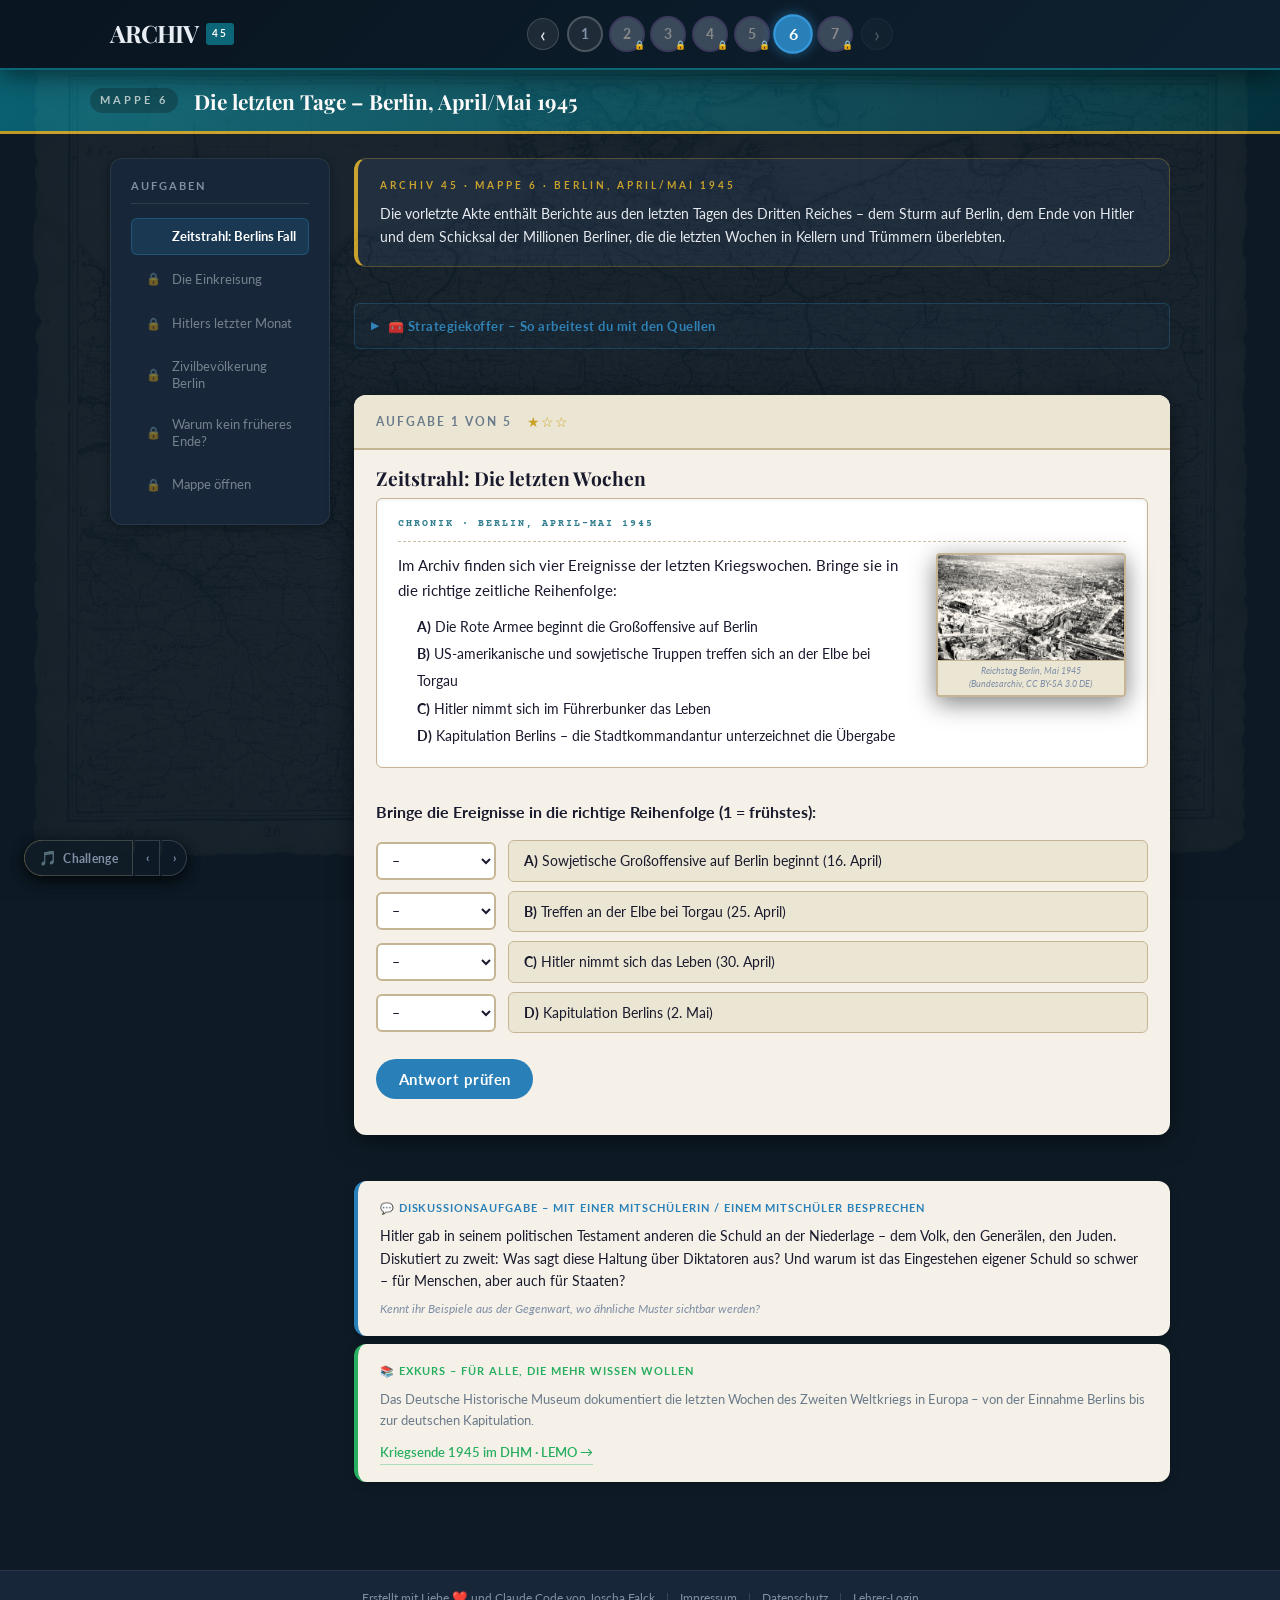
<file: mappen/mappe-06.html>
<!DOCTYPE html>
<html lang="de">
<head>
  <meta charset="UTF-8">
  <meta name="viewport" content="width=device-width, initial-scale=1.0">
  <title>Mappe 6: Die letzten Tage – Archiv 45</title>
  <link rel="preconnect" href="https://fonts.googleapis.com">
  <link href="https://fonts.googleapis.com/css2?family=Playfair+Display:wght@400;700&family=Lato:wght@300;400;700&family=Courier+Prime:wght@400;700&display=swap" rel="stylesheet">
  <link rel="stylesheet" href="../styles/main.css">
</head>
<body class="mappe-page">

<header class="site-header">
  <div class="header-inner">
    <a href="../index.html" class="site-logo">ARCHIV<span class="logo-badge">45</span></a>
    <nav class="chapter-nav" aria-label="Mappe-Navigation">
      <a href="#" class="nav-arrow" id="prev-mappe">‹</a>
      <div class="chapter-circles">
        <a href="mappe-01.html" class="chapter-circle" data-mappe="1" data-title="Mappe 1: Die Wende">1</a>
        <a href="mappe-02.html" class="chapter-circle" data-mappe="2" data-title="Mappe 2: Holocaust">2</a>
        <a href="mappe-03.html" class="chapter-circle" data-mappe="3" data-title="Mappe 3: Widerstand">3</a>
        <a href="mappe-04.html" class="chapter-circle" data-mappe="4" data-title="Mappe 4: D-Day">4</a>
        <a href="mappe-05.html" class="chapter-circle" data-mappe="5" data-title="Mappe 5: Verzweiflung">5</a>
        <a href="mappe-06.html" class="chapter-circle" data-mappe="6" data-title="Mappe 6: Letzte Tage">6</a>
        <a href="mappe-07.html" class="chapter-circle" data-mappe="7" data-title="Mappe 7: Stunde Null">7</a>
      </div>
      <a href="#" class="nav-arrow" id="next-mappe">›</a>
    </nav>
    <button class="sidebar-toggle" id="sidebar-toggle">☰</button>
  </div>
</header>

<div class="mappe-banner">
  <div class="mappe-banner-inner">
    <span class="mappe-label">Mappe 6</span>
    <h1>Die letzten Tage – Berlin, April/Mai 1945</h1>
  </div>
</div>

<div class="layout-wrapper">
  <aside class="task-sidebar" id="task-sidebar">
    <h2 class="sidebar-title">Aufgaben</h2>
    <ul class="task-list">
      <li class="task-nav-item active" data-task="1"><span class="task-status"></span><span class="task-nav-title">Zeitstrahl: Berlins Fall</span></li>
      <li class="task-nav-item locked" data-task="2"><span class="task-status">🔒</span><span class="task-nav-title">Die Einkreisung</span></li>
      <li class="task-nav-item locked" data-task="3"><span class="task-status">🔒</span><span class="task-nav-title">Hitlers letzter Monat</span></li>
      <li class="task-nav-item locked" data-task="4"><span class="task-status">🔒</span><span class="task-nav-title">Zivilbevölkerung Berlin</span></li>
      <li class="task-nav-item locked" data-task="5"><span class="task-status">🔒</span><span class="task-nav-title">Warum kein früheres Ende?</span></li>
      <li class="task-nav-item locked" data-task="code"><span class="task-status">🔒</span><span class="task-nav-title">Mappe öffnen</span></li>
    </ul>
  </aside>

  <main class="content-area">
    <div class="archive-context">
      <div class="archive-stamp">Archiv 45 · Mappe 6 · Berlin, April/Mai 1945</div>
      <p class="context-text">
        Die vorletzte Akte enthält Berichte aus den letzten Tagen des Dritten Reiches –
        dem Sturm auf Berlin, dem Ende von Hitler und dem Schicksal der Millionen Berliner,
        die die letzten Wochen in Kellern und Trümmern überlebten.
      </p>
    </div>

    <!-- ═══ STRATEGIEKOFFER ═══ -->
    <details class="strategie-koffer">
      <summary>🧰 Strategiekoffer – So arbeitest du mit den Quellen</summary>
      <div class="strategie-koffer-body">
        <div class="strategie-item"><strong>Zweimal lesen:</strong> Erst für den Überblick – dann gezielt auf Details, Zahlen und Namen achten.</div>
        <div class="strategie-item"><strong>W-Fragen stellen:</strong> Wer hat das geschrieben? Wann? Für wen? Warum? – das hilft bei jeder Quelle.</div>
        <div class="strategie-item"><strong>Widersprüche suchen:</strong> Widerspricht sich die Quelle mit anderen? Unterschiede sind oft der wichtigste Hinweis.</div>
        <div class="strategie-item"><strong>In eigenen Worten:</strong> Fasse den Kerngedanken in einem Satz zusammen – dann weißt du, ob du es wirklich verstanden hast.</div>
      </div>
    </details>

    <!-- ═══ AUFGABE 1 ═══ -->
    <div class="task-block visible" id="task-1">
      <div class="task-block-header">
        <div class="task-meta">
          <span class="task-number">Aufgabe 1 von 5</span>
          <span class="difficulty">★☆☆</span>
        </div>
      </div>
      <h2 class="task-title-h2">Zeitstrahl: Die letzten Wochen</h2>

      <div class="document-card">
        <div class="document-stamp">Chronik · Berlin, April–Mai 1945</div>
        <div class="doc-image-wrap">
          <img class="doc-image" src="../images/Mappe 6_Berlin 1945.png"
               alt="Reichstag Berlin, Mai 1945"
               onerror="this.closest('.doc-image-wrap').style.display='none'">
          <div class="doc-image-caption">Reichstag Berlin, Mai 1945<br>(Bundesarchiv, CC BY-SA 3.0 DE)</div>
        </div>
        <p class="document-text">Im Archiv finden sich vier Ereignisse der letzten Kriegswochen. Bringe sie in die richtige zeitliche Reihenfolge:</p>
        <ul style="margin-top:0.6rem;padding-left:1.2rem;font-size:0.9rem;line-height:1.9;color:var(--text-dark);">
          <li><strong>A)</strong> Die Rote Armee beginnt die Großoffensive auf Berlin</li>
          <li><strong>B)</strong> US-amerikanische und sowjetische Truppen treffen sich an der Elbe bei Torgau</li>
          <li><strong>C)</strong> Hitler nimmt sich im Führerbunker das Leben</li>
          <li><strong>D)</strong> Kapitulation Berlins – die Stadtkommandantur unterzeichnet die Übergabe</li>
        </ul>
      </div>

      <div class="question-block">
        <p class="question-text">Bringe die Ereignisse in die richtige Reihenfolge (1 = frühstes):</p>
        <div class="sorting-list">
          <div class="sorting-row">
            <select class="sorting-select" id="s1a">
              <option value="">–</option><option value="1">1.</option><option value="2">2.</option><option value="3">3.</option><option value="4">4.</option>
            </select>
            <div class="sorting-event"><strong>A)</strong> Sowjetische Großoffensive auf Berlin beginnt (16. April)</div>
          </div>
          <div class="sorting-row">
            <select class="sorting-select" id="s1b">
              <option value="">–</option><option value="1">1.</option><option value="2">2.</option><option value="3">3.</option><option value="4">4.</option>
            </select>
            <div class="sorting-event"><strong>B)</strong> Treffen an der Elbe bei Torgau (25. April)</div>
          </div>
          <div class="sorting-row">
            <select class="sorting-select" id="s1c">
              <option value="">–</option><option value="1">1.</option><option value="2">2.</option><option value="3">3.</option><option value="4">4.</option>
            </select>
            <div class="sorting-event"><strong>C)</strong> Hitler nimmt sich das Leben (30. April)</div>
          </div>
          <div class="sorting-row">
            <select class="sorting-select" id="s1d">
              <option value="">–</option><option value="1">1.</option><option value="2">2.</option><option value="3">3.</option><option value="4">4.</option>
            </select>
            <div class="sorting-event"><strong>D)</strong> Kapitulation Berlins (2. Mai)</div>
          </div>
        </div>
        <button class="check-btn" onclick="checkTask1()">Antwort prüfen</button>
        <div class="feedback-area" id="feedback-1" aria-live="polite"></div>
        <button class="next-task-btn" id="next-btn-1" onclick="goToNextTask(1)">Weiter zu Aufgabe 2 →</button>
      </div>
    </div>

    <!-- ═══ AUFGABE 2 ═══ -->
    <div class="task-block" id="task-2">
      <div class="task-block-header">
        <div class="task-meta">
          <span class="task-number">Aufgabe 2 von 5</span>
          <span class="difficulty">★☆☆</span>
        </div>
      </div>
      <h2 class="task-title-h2">Die Einkreisung Berlins</h2>

      <div class="document-card">
        <div class="document-stamp">Lagebericht · Sowjetische Heeresgruppen · April 1945</div>
        <p class="document-text">
          Am <strong>16. April 1945</strong> begann die Rote Armee die Weichsel-Oder-Offensive
          und stieß direkt auf Berlin vor. 2,5 Millionen sowjetische Soldaten und über 6.000 Panzer
          rückten auf die Hauptstadt zu. Am <strong>25. April 1945</strong> war Berlin vollständig
          von sowjetischen Truppen eingeschlossen. Am selben Tag trafen an der Elbe bei
          <strong>Torgau</strong> amerikanische und sowjetische Truppen aufeinander –
          ein historisches Moment: Deutschland war nun vollständig in zwei Hälften geteilt.
          In Berlin selbst tobten die schwersten Straßenkämpfe. Jeder Häuserblock wurde
          umkämpft. Die Berliner Zivilbevölkerung – mehrheitlich Frauen, Kinder und Alte –
          verbrachte die letzten Tage in Kellern und U-Bahnschächten.
        </p>
      </div>

      <div class="question-block">
        <p class="question-text">Richtig oder falsch?</p>
        <table class="tf-table">
          <thead><tr><th>Aussage</th><th>Richtig</th><th>Falsch</th></tr></thead>
          <tbody>
            <tr>
              <td>Am 25. April 1945 war Berlin vollständig von sowjetischen Truppen eingeschlossen.</td>
              <td><input type="radio" name="tf2a" value="r"></td>
              <td><input type="radio" name="tf2a" value="f"></td>
            </tr>
            <tr>
              <td>US-amerikanische und sowjetische Truppen trafen sich in Berlin.</td>
              <td><input type="radio" name="tf2b" value="r"></td>
              <td><input type="radio" name="tf2b" value="f"></td>
            </tr>
            <tr>
              <td>Die Berliner Zivilbevölkerung wurde rechtzeitig evakuiert.</td>
              <td><input type="radio" name="tf2c" value="r"></td>
              <td><input type="radio" name="tf2c" value="f"></td>
            </tr>
            <tr>
              <td>Die Straßenkämpfe in Berlin zogen sich haus- und kellerweise hin.</td>
              <td><input type="radio" name="tf2d" value="r"></td>
              <td><input type="radio" name="tf2d" value="f"></td>
            </tr>
          </tbody>
        </table>
        <button class="check-btn" onclick="checkTask2()">Antwort prüfen</button>
        <div class="feedback-area" id="feedback-2" aria-live="polite"></div>
        <button class="next-task-btn" id="next-btn-2" onclick="goToNextTask(2)">Weiter zu Aufgabe 3 →</button>
      </div>
    </div>

    <!-- ═══ AUFGABE 3 ═══ -->
    <div class="task-block" id="task-3">
      <div class="task-block-header">
        <div class="task-meta">
          <span class="task-number">Aufgabe 3 von 5</span>
          <span class="difficulty">★★☆</span>
        </div>
      </div>
      <h2 class="task-title-h2">Hitlers letzter Monat</h2>

      <div class="document-card">
        <div class="document-stamp">Bericht · Führerbunker Berlin · April 1945</div>
        <p class="document-text">
          In den letzten Wochen des Krieges hielt sich Hitler in einem Tiefbunker unter der
          Reichskanzlei in Berlin auf – dem sogenannten <strong>Führerbunker</strong>.
          Während Berlin brannte und die Rote Armee vorrückte, gab Hitler weiterhin sinnlose
          Befehle an Divisionen, die längst aufgerieben oder nicht existent waren.
          Er weigerte sich, die Realität anzuerkennen. In seinem letzten politischen Testament
          vom 29. April gab er anderen die Schuld am Krieg und an der Niederlage.
          Am <strong>30. April 1945</strong> heiratete Hitler seine langjährige Lebensgefährtin
          Eva Braun – und erschoss sich wenige Stunden später.
          Berlin kapitulierte am <strong>2. Mai 1945</strong>.
        </p>
      </div>

      <div class="question-block">
        <p class="question-text">Wann und wie starb Hitler?</p>
        <div class="mc-options">
          <label class="mc-option"><input type="radio" name="q3" value="a"> <span>Er floh nach Südamerika und lebte dort weiter.</span></label>
          <label class="mc-option"><input type="radio" name="q3" value="b"> <span>Er wurde am 2. Mai 1945 von sowjetischen Soldaten gefangen genommen und erschossen.</span></label>
          <label class="mc-option"><input type="radio" name="q3" value="c"> <span>Er erschoss sich am 30. April 1945 in seinem Bunker in Berlin.</span></label>
          <label class="mc-option"><input type="radio" name="q3" value="d"> <span>Er starb am 8. Mai 1945 an einem Herzinfarkt, als er die Kapitulation unterschrieb.</span></label>
        </div>

        <div class="hint-toggle"><button class="hint-btn" onclick="var h=document.getElementById('hint-6-3');h.classList.toggle('visible');this.textContent=h.classList.contains('visible')?'&#128161; Tipp ausblenden':'&#128161; Tipp anzeigen'">&#128161; Tipp anzeigen</button><div class="hint-box-collapsible" id="hint-6-3">Wie reagierte Hitler auf die militärisch hoffnungslose Lage? Hat er kapituliert oder befohlen weiterzukämpfen? Was bedeutete das für die Bevölkerung?</div></div>
        <button class="check-btn" onclick="checkTask3()">Antwort prüfen</button>
        <div class="feedback-area" id="feedback-3" aria-live="polite"></div>
        <button class="next-task-btn" id="next-btn-3" onclick="goToNextTask(3)">Weiter zu Aufgabe 4 →</button>
      </div>
    </div>

    <!-- ═══ AUFGABE 4 ═══ -->
    <div class="task-block" id="task-4">
      <div class="task-block-header">
        <div class="task-meta">
          <span class="task-number">Aufgabe 4 von 5</span>
          <span class="difficulty">★★☆</span>
        </div>
      </div>
      <h2 class="task-title-h2">Die Berliner Zivilbevölkerung</h2>

      <div class="document-card">
        <div class="document-stamp">Augenzeugenberichte · Berlin, April/Mai 1945</div>
        <p class="document-text">
          Berlin hatte zu Kriegsbeginn 4,3 Millionen Einwohner. Viele waren bereits geflohen.
          In den letzten Tagen lebten noch etwa 2 Millionen Menschen in der eingeschlossenen Stadt,
          die meisten in Kellern, U-Bahnschächten und Bunkern.
        </p>
        <div class="source-box">
          <blockquote>
            „Wir wussten, dass die Russen kommen würden. Wir hörten die Artillerie Tag und Nacht.
            Die Kinder weinten vor Hunger und Angst. Man lebte stundweise. Hoffnung hatten wir keine mehr,
            nur den Wunsch, dass es irgendwann aufhört."
          </blockquote>
          <p class="source-attribution">– Adaptierter Bericht einer Berliner Zivilistin, 1945</p>
        </div>
      </div>

      <div class="question-block">
        <p class="question-text">Fülle die Lücken aus. Die Antworten stehen im Text oben. Schreibe in <strong>Großbuchstaben</strong>.</p>
        <p class="cloze-text">
          In den letzten Tagen lebten noch etwa
          <input class="cloze-input" id="ft6a" type="text" maxlength="10" autocomplete="off" autocapitalize="characters" placeholder="ZAHL" aria-label="L\u00fccke 1">
          Millionen Menschen in der eingeschlossenen Stadt.
          Die meisten verbrachten die Zeit in
          <input class="cloze-input" id="ft6b" type="text" maxlength="10" autocomplete="off" autocapitalize="characters" placeholder="ORT" aria-label="L\u00fccke 2">
          und Bunkern.
          Die Menschen litten unter extremem
          <input class="cloze-input" id="ft6c" type="text" maxlength="10" autocomplete="off" autocapitalize="characters" placeholder="LEID" aria-label="L\u00fccke 3">
          und Angst.
          <input class="cloze-input" id="ft6d" type="text" maxlength="10" autocomplete="off" autocapitalize="characters" placeholder="GEFÜHL" aria-label="L\u00fccke 4">
          hatten sie keine mehr.
        </p>
        <p class="cloze-hint">Tipp: Alle Antworten stehen im Text und im Zitat oben. Großbuchstaben werden automatisch erkannt.</p>
        <button class="check-btn" onclick="checkTask4()">Antwort prüfen</button>
        <div class="feedback-area" id="feedback-4" aria-live="polite"></div>
        <button class="next-task-btn" id="next-btn-4" onclick="goToNextTask(4)">Weiter zu Aufgabe 5 →</button>
      </div>
    </div>

    <!-- ═══ AUFGABE 5 ═══ -->
    <div class="task-block" id="task-5">
      <div class="task-block-header">
        <div class="task-meta">
          <span class="task-number">Aufgabe 5 von 5</span>
          <span class="difficulty">★★★</span>
        </div>
      </div>
      <h2 class="task-title-h2">Warum kein früheres Ende?</h2>

      <div class="document-card">
        <div class="document-stamp">Historische Analyse · Das Weiterkämpfen trotz hoffnungsloser Lage</div>
        <p class="document-text">
          Spätestens nach Stalingrad (Februar 1943) war ein militärischer Sieg Deutschlands
          unrealistisch. Nach D-Day (Juni 1944) war er unmöglich. Warum kämpfte Deutschland
          trotzdem bis Mai 1945 weiter? Historiker:innen nennen verschiedene Gründe.
        </p>
      </div>

      <div class="question-block">
        <p class="question-text">Welche Gründe erklären, warum Deutschland nicht früher kapitulierte?</p>
        <p class="ms-hint">Wähle alle historisch belegbaren Aussagen aus.</p>
        <div class="ms-options">
          <label class="ms-option"><input type="checkbox" name="ms5" value="a"> <span>Hitler weigerte sich bis zuletzt, eine Kapitulation zu akzeptieren und bestrafte Defätisten mit dem Tod.</span></label>
          <label class="ms-option"><input type="checkbox" name="ms5" value="b"> <span>Die NS-Propaganda hatte viele überzeugt, es gebe noch geheime Wunderwaffen und eine Wende sei möglich.</span></label>
          <label class="ms-option"><input type="checkbox" name="ms5" value="c"> <span>Deutschland hatte militärisch noch eine realistische Chance auf einen Endsieg.</span></label>
          <label class="ms-option"><input type="checkbox" name="ms5" value="d"> <span>Soldaten und Offiziere, die kapitulierten oder desertierten, wurden als Verräter erschossen.</span></label>
          <label class="ms-option"><input type="checkbox" name="ms5" value="e"> <span>Die Angst vor dem, was die Sowjetunion mit Deutschland nach dem Krieg machen würde, ließ viele weiterkämpfen.</span></label>
        </div>

        <div class="hint-toggle"><button class="hint-btn" onclick="var h=document.getElementById('hint-6-5');h.classList.toggle('visible');this.textContent=h.classList.contains('visible')?'&#128161; Tipp ausblenden':'&#128161; Tipp anzeigen'">&#128161; Tipp anzeigen</button><div class="hint-box-collapsible" id="hint-6-5">Warum haben so viele bis zuletzt gekämpft? War es Überzeugung, Angst, Pflicht oder Propaganda? Welche Faktoren spielten zusammen?</div></div>
        <div class="hint-toggle hint-toggle-2"><button class="hint-btn hint-btn-2" onclick="var h=document.getElementById('hint-6-5-2');h.classList.toggle('visible');this.textContent=h.classList.contains('visible')?'&#128161; Weiterer Tipp ausblenden':'&#128161; Weiterer Tipp anzeigen'">&#128161; Weiterer Tipp anzeigen</button><div class="hint-box-collapsible level-2" id="hint-6-5-2">Drei Faktoren hielten das Regime aufrecht: (1) Das Regime bezeichnete Kapitulation als <em>Verrat</em>, auf den die Todesstrafe stand. (2) Soldaten und Zivilisten hatten Angst vor sowjetischer Vergeltung. (3) Manche glaubten noch an eine <em>Wunderwaffe</em>. Welche Aussagen beschreiben diese Faktoren korrekt?</div></div>
        <button class="check-btn" onclick="checkTask5()">Antwort prüfen</button>
        <div class="feedback-area" id="feedback-5" aria-live="polite"></div>
        <button class="next-task-btn" id="next-btn-5" onclick="goToNextTask(5)">Mappe öffnen →</button>
      </div>

      <div class="reflection-box">
        <div class="reflection-label">Reflexionsfrage</div>
        Hitler gab in seinem letzten Testament anderen die Schuld an der Niederlage.
        Was sagst du zu dieser Haltung? Und was sagt das über das Wesen von Diktatoren aus?
      </div>
    </div>

    <!-- ═══ CODE ═══ -->
    <div class="code-section" id="code-section">
      <div class="code-section-header">
        <span class="code-lock-icon">🔓</span>
        <h2>Mappe 7 freischalten</h2>
      </div>
      <div class="code-section-body">
        <p>Du hast die letzten Berliner Tage rekonstruiert. Gib den Code ein:</p>
        <div class="code-hint">
          Hitler starb am ___ April 1945 im Führerbunker. (2 Ziffern und „APRIL", also z.B. „30APRIL")
        </div>
        <div class="code-input-row">
          <input class="code-input" id="unlock-input" type="text" placeholder="Code eingeben…"
            autocomplete="off" autocapitalize="characters">
          <button class="unlock-btn" onclick="checkCode('30april', 7, 'mappe-07.html')">🔓 Öffnen</button>
        </div>
        <div id="code-feedback" style="margin-top:1rem;"></div>
      </div>
    </div>

    <!-- ═══ DISKUSSION ═══ -->
    <div class="discussion-block">
      <div class="discussion-label">💬 Diskussionsaufgabe – Mit einer Mitschülerin / einem Mitschüler besprechen</div>
      <p class="discussion-prompt">Hitler gab in seinem politischen Testament anderen die Schuld an der Niederlage – dem Volk, den Generälen, den Juden. Diskutiert zu zweit: Was sagt diese Haltung über Diktatoren aus? Und warum ist das Eingestehen eigener Schuld so schwer – für Menschen, aber auch für Staaten?</p>
      <p class="discussion-note">Kennt ihr Beispiele aus der Gegenwart, wo ähnliche Muster sichtbar werden?</p>
    </div>

    <!-- ═══ EXKURS ═══ -->
    <div class="exkurs-block">
      <div class="exkurs-label">📚 Exkurs – Für alle, die mehr wissen wollen</div>
      <p class="exkurs-text">Das Deutsche Historische Museum dokumentiert die letzten Wochen des Zweiten Weltkriegs in Europa – von der Einnahme Berlins bis zur deutschen Kapitulation.</p>
      <a href="https://www.dhm.de/lemo/kapitel/der-zweite-weltkrieg/kriegsverlauf/kriegsende-1945" class="exkurs-link" target="_blank" rel="noopener">Kriegsende 1945 im DHM · LEMO →</a>
    </div>

  </main>
</div>

<script src="../scripts/app.js"></script><script src="../scripts/app.js"></script>
<script>
    /* ── INLINE-FALLBACKS: garantieren Feedback auch ohne app.js ──────── */
  var _mappeNum = 6;
  function showFeedback(id,msg,type){
    var el=document.getElementById(id);if(!el)return;
    var c={correct:'background:rgba(39,174,96,.18);border-left:4px solid #27ae60;color:#155a2e;',
           incorrect:'background:rgba(230,126,34,.15);border-left:4px solid #e67e22;color:#6b3510;',
           warning:'background:rgba(52,152,219,.15);border-left:4px solid #2980b9;color:#1a3d5c;'};
    el.innerHTML='<div class="feedback feedback-'+type+'" style="padding:.9rem 1.1rem .9rem 1.4rem;border-radius:6px;font-size:.93rem;font-weight:600;line-height:1.6;'+(c[type]||'')+'">'+msg+'</div>';
    setTimeout(function(){
      el.scrollIntoView({behavior:'smooth',block:'nearest'});
      var r=el.getBoundingClientRect();
      window.scrollTo({top:Math.max(0,window.pageYOffset+r.top-120),behavior:'smooth'});
    },100);
  }
  function validateMC(name){var s=document.querySelector('input[name="'+name+'"]:checked');return{valid:!!s,value:s?s.value:null};}
  function validateTF(rows){var r={},ok=true;rows.forEach(function(n){var s=document.querySelector('input[name="'+n+'"]:checked');if(!s)ok=false;else r[n]=s.value;});return{allAnswered:ok,results:r};}
  function validateMS(name){return Array.from(document.querySelectorAll('input[name="'+name+'"]:checked')).map(function(c){return c.value;});}
  function validateMatching(ids){var r={},ok=true;ids.forEach(function(id){var el=document.getElementById(id);if(!el||!el.value)ok=false;else r[id]=el.value;});return{allAnswered:ok,results:r};}
  function validateSorting(ids){var r={},ok=true,u={};ids.forEach(function(id){var el=document.getElementById(id);if(!el||!el.value||u[el.value])ok=false;else{u[el.value]=true;r[id]=el.value;}});return{allAnswered:ok,results:r};}
  function completeTask(n){
    var btn=document.querySelector('#task-'+n+' .check-btn');if(btn)btn.disabled=true;
    if(typeof markTaskDone==='function')markTaskDone(_mappeNum,n);
    if(typeof updateSidebarItem==='function')updateSidebarItem(n,'completed');
    if(typeof playSound==='function')playSound('correct');
    if(typeof showStamp==='function')showStamp(n);
    setTimeout(function(){var nb=document.getElementById('next-btn-'+n);if(nb){nb.classList.add('visible');nb.scrollIntoView({behavior:'smooth',block:'nearest'});}},800);
  }
  function goToNextTask(n){
    if(n<5){
      if(typeof revealTask==='function')revealTask(n+1);
      else{var e=document.getElementById('task-'+(n+1));if(e){e.style.display='block';e.classList.add('visible');}}
      setTimeout(function(){var e=document.getElementById('task-'+(n+1));if(e)e.scrollIntoView({behavior:'smooth',block:'start'});},100);
    }else{
      if(typeof revealCodeSection==='function')revealCodeSection();
      else{var cs=document.getElementById('code-section');if(cs){cs.style.display='block';cs.classList.add('visible');}}
      setTimeout(function(){var cs=document.getElementById('code-section');if(cs)cs.scrollIntoView({behavior:'smooth',block:'start'});},100);
    }
  }
  /* ── Ende Fallbacks ─────────────────────────────────────────────────── */

  /* ── MUSTERLÖSUNGEN FÜR LEHRER-ANSICHT ─────────────────────────── */
  window.TASK_SOLUTIONS = {
    mappeTitle: 'Mappe 6: Die letzten Tage – Berlin 1945',
    code: '30april',
    tasks: [
    {num:1,title:"Zeitstrahl: Die letzten Tage",type:"Sortierung",answer:"<b>Reihenfolge:</b> Erster Eintrag = 1, Zweiter = 2, Dritter = 3, Vierter = 4 (chronologisch)"},
    {num:2,title:"Die Einkreisung Berlins",type:"TF",answer:"<b>Richtig:</b> A, D<br><b>Falsch:</b> B, C"},
    {num:3,title:"Hitlers letzter Monat",type:"MC",answer:"<b>Antwort C:</b> Hitler befahl die Fortsetzung des Kampfes, obwohl die Lage militärisch hoffnungslos war."},
    {num:4,title:"Die Berliner Zivilbev\u00f6lkerung",type:"L\u00fcckentext (Freitext)",answer:"1\u202f=\u202fZWEI &nbsp;|&nbsp; 2\u202f=\u202fKELLERN &nbsp;|&nbsp; 3\u202f=\u202fHUNGER &nbsp;|&nbsp; 4\u202f=\u202fHOFFNUNG"},
    {num:5,title:"Warum kein früheres Kriegsende?",type:"MS",answer:"<b>Richtig:</b> A, B, D, E &nbsp;|&nbsp; <b>Falsch:</b> C"}
    ]
  };
  /* ── Ende Musterlösungen ─────────────────────────────────────────── */
  document.addEventListener('DOMContentLoaded', function(){ if(typeof initApp==='function') initApp(6,5); });

  function checkTask1() {
    const r = validateSorting(['s1a','s1b','s1c','s1d']);
    if (!r.allAnswered) { showFeedback('feedback-1','Bitte ordne alle vier Ereignisse ein.','warning'); return; }
    // A=16.April(1), B=25.April(2), C=30.April(3), D=2.Mai(4)
    const correct = {s1a:'1', s1b:'2', s1c:'3', s1d:'4'};
    const ok = Object.keys(correct).every(k => r.results[k] === correct[k]);
    if (ok) {
      showFeedback('feedback-1','✓ <strong>Richtig!</strong> 16. April: Sowjetoffensive beginnt → 25. April: Einkreisung + Elbe-Treffen → 30. April: Hitlers Tod → 2. Mai: Berlins Kapitulation. Innerhalb von 16 Tagen war das Dritte Reich am Ende.','correct');
      completeTask(1);
    } else {
      showFeedback('feedback-1','Denk an die Daten: Sowjetoffensive 16. April, Elbe-Treffen 25. April, Hitler stirbt 30. April, Berlin kapituliert 2. Mai.','incorrect');
    }
  }

  function checkTask2() {
    const {allAnswered, results} = validateTF(['tf2a','tf2b','tf2c','tf2d']);
    if (!allAnswered) { showFeedback('feedback-2','Bitte beantworte alle Aussagen.','warning'); return; }
    const correct = {tf2a:'r', tf2b:'f', tf2c:'f', tf2d:'r'};
    const ok = Object.keys(correct).every(k => results[k] === correct[k]);
    if (ok) {
      showFeedback('feedback-2','✓ <strong>Korrekt!</strong> US- und sowjetische Truppen trafen sich an der Elbe – nicht in Berlin. Und die Bevölkerung wurde nicht evakuiert: Millionen verbrachten die letzten Tage unter katastrophalen Bedingungen in Kellern.','correct');
      completeTask(2);
    } else {
      showFeedback('feedback-2','Wo trafen sich US- und sowjetische Truppen? Und wurde die Berliner Bevölkerung wirklich rechtzeitig evakuiert?','incorrect');
    }
  }

  function checkTask3() {
    const r = validateMC('q3');
    if (!r.valid) { showFeedback('feedback-3','Bitte wähle eine Antwort.','warning'); return; }
    if (r.value === 'c') {
      showFeedback('feedback-3','✓ <strong>Richtig.</strong> Hitler erschoss sich am 30. April 1945 im Führerbunker unter Berlin – einen Tag nach der Hochzeit mit Eva Braun. Die Theorien über eine Flucht wurden von Historiker:innen widerlegt. Sein Tod war ein bewusster Entschluss, der Gefangennahme zu entgehen.','correct');
      completeTask(3);
    } else {
      showFeedback('feedback-3','Das genaue Datum und die Art seines Todes steht im Text. Schau nochmal genau hin.','incorrect');
    }
  }

  function checkTask4() {
    var fields = [
      {id:'ft6a', answer:'ZWEI', alt:'2'},
      {id:'ft6b', answer:'KELLERN'},
      {id:'ft6c', answer:'HUNGER'},
      {id:'ft6d', answer:'HOFFNUNG'}
    ];
    var allFilled = fields.every(function(f){ return document.getElementById(f.id).value.trim() !== ''; });
    if (!allFilled) { showFeedback('feedback-4','Bitte f\u00fclle alle L\u00fccken aus.','warning'); return; }
    var allOk = true;
    fields.forEach(function(f){
      var el = document.getElementById(f.id);
      var val = el.value.trim().toUpperCase();
      if(val === f.answer || (f.alt && val === f.alt)){
        el.classList.add('correct'); el.classList.remove('incorrect');
      } else {
        el.classList.add('incorrect'); el.classList.remove('correct');
        allOk = false;
      }
    });
    if (allOk) {
      showFeedback('feedback-4','\u2713 <strong>Alle L\u00fccken richtig!</strong> Das Zitat zeigt extreme Not: kein Essen, dauernde Angst, keine Hoffnung mehr. Die Zivilbev\u00f6lkerung w\u00fcnschte sich nur das Ende des Krieges.','correct');
      completeTask(4);
    } else {
      showFeedback('feedback-4','Nicht alle Antworten stimmen. Schau noch einmal in den Text und das Zitat.','incorrect');
    }
  }

  function checkTask5() {
    const selected = validateMS('ms5');
    if (selected.length === 0) { showFeedback('feedback-5','Wähle mindestens eine Antwort.','warning'); return; }
    const correct = new Set(['a','b','d','e']);
    const selSet = new Set(selected);
    const ok = [...correct].every(v => selSet.has(v)) && [...selSet].every(v => correct.has(v));
    if (ok) {
      showFeedback('feedback-5','✓ <strong>Sehr gut analysiert!</strong> Das Weiterkämpfen hatte viele Gründe: Führerbefehl, Angst vor Strafe, Propaganda, Angst vor sowjetischer Rache. Aussage C ist falsch – es gab keine reale Chance mehr. Jeder zusätzliche Kriegstag kostete Tausende Menschenleben unnötig.','correct');
      completeTask(5);
    } else {
      showFeedback('feedback-5','Welche Aussagen beschreiben reale historische Faktoren? Prüfe besonders C – gab es wirklich noch eine militärische Chance?','incorrect');
    }
  }
</script><script>
    /* ── INLINE-FALLBACKS: garantieren Feedback auch ohne app.js ──────── */
  var _mappeNum = 6;
  function showFeedback(id,msg,type){
    var el=document.getElementById(id);if(!el)return;
    var c={correct:'background:rgba(39,174,96,.18);border-left:4px solid #27ae60;color:#155a2e;',
           incorrect:'background:rgba(230,126,34,.15);border-left:4px solid #e67e22;color:#6b3510;',
           warning:'background:rgba(52,152,219,.15);border-left:4px solid #2980b9;color:#1a3d5c;'};
    el.innerHTML='<div class="feedback feedback-'+type+'" style="padding:.9rem 1.1rem .9rem 1.4rem;border-radius:6px;font-size:.93rem;font-weight:600;line-height:1.6;'+(c[type]||'')+'">'+msg+'</div>';
    setTimeout(function(){
      el.scrollIntoView({behavior:'smooth',block:'nearest'});
      var r=el.getBoundingClientRect();
      window.scrollTo({top:Math.max(0,window.pageYOffset+r.top-120),behavior:'smooth'});
    },100);
  }
  function validateMC(name){var s=document.querySelector('input[name="'+name+'"]:checked');return{valid:!!s,value:s?s.value:null};}
  function validateTF(rows){var r={},ok=true;rows.forEach(function(n){var s=document.querySelector('input[name="'+n+'"]:checked');if(!s)ok=false;else r[n]=s.value;});return{allAnswered:ok,results:r};}
  function validateMS(name){return Array.from(document.querySelectorAll('input[name="'+name+'"]:checked')).map(function(c){return c.value;});}
  function validateMatching(ids){var r={},ok=true;ids.forEach(function(id){var el=document.getElementById(id);if(!el||!el.value)ok=false;else r[id]=el.value;});return{allAnswered:ok,results:r};}
  function validateSorting(ids){var r={},ok=true,u={};ids.forEach(function(id){var el=document.getElementById(id);if(!el||!el.value||u[el.value])ok=false;else{u[el.value]=true;r[id]=el.value;}});return{allAnswered:ok,results:r};}
  function completeTask(n){
    var btn=document.querySelector('#task-'+n+' .check-btn');if(btn)btn.disabled=true;
    if(typeof markTaskDone==='function')markTaskDone(_mappeNum,n);
    if(typeof updateSidebarItem==='function')updateSidebarItem(n,'completed');
    if(typeof playSound==='function')playSound('correct');
    if(typeof showStamp==='function')showStamp(n);
    setTimeout(function(){var nb=document.getElementById('next-btn-'+n);if(nb){nb.classList.add('visible');nb.scrollIntoView({behavior:'smooth',block:'nearest'});}},800);
  }
  function goToNextTask(n){
    if(n<5){
      if(typeof revealTask==='function')revealTask(n+1);
      else{var e=document.getElementById('task-'+(n+1));if(e){e.style.display='block';e.classList.add('visible');}}
      setTimeout(function(){var e=document.getElementById('task-'+(n+1));if(e)e.scrollIntoView({behavior:'smooth',block:'start'});},100);
    }else{
      if(typeof revealCodeSection==='function')revealCodeSection();
      else{var cs=document.getElementById('code-section');if(cs){cs.style.display='block';cs.classList.add('visible');}}
      setTimeout(function(){var cs=document.getElementById('code-section');if(cs)cs.scrollIntoView({behavior:'smooth',block:'start'});},100);
    }
  }
  /* ── Ende Fallbacks ─────────────────────────────────────────────────── */

  /* ── MUSTERLÖSUNGEN FÜR LEHRER-ANSICHT ─────────────────────────── */
  window.TASK_SOLUTIONS = {
    mappeTitle: 'Mappe 6: Die letzten Tage – Berlin 1945',
    code: '30april',
    tasks: [
    {num:1,title:"Zeitstrahl: Die letzten Tage",type:"Sortierung",answer:"<b>Reihenfolge:</b> Erster Eintrag = 1, Zweiter = 2, Dritter = 3, Vierter = 4 (chronologisch)"},
    {num:2,title:"Die Einkreisung Berlins",type:"TF",answer:"<b>Richtig:</b> A, D<br><b>Falsch:</b> B, C"},
    {num:3,title:"Hitlers letzter Monat",type:"MC",answer:"<b>Antwort C:</b> Hitler befahl die Fortsetzung des Kampfes, obwohl die Lage militärisch hoffnungslos war."},
    {num:4,title:"Die Berliner Zivilbev\u00f6lkerung",type:"L\u00fcckentext (Freitext)",answer:"1\u202f=\u202fZWEI &nbsp;|&nbsp; 2\u202f=\u202fKELLERN &nbsp;|&nbsp; 3\u202f=\u202fHUNGER &nbsp;|&nbsp; 4\u202f=\u202fHOFFNUNG"},
    {num:5,title:"Warum kein früheres Kriegsende?",type:"MS",answer:"<b>Richtig:</b> A, B, D, E &nbsp;|&nbsp; <b>Falsch:</b> C"}
    ]
  };
  /* ── Ende Musterlösungen ─────────────────────────────────────────── */
  document.addEventListener('DOMContentLoaded', function(){ if(typeof initApp==='function') initApp(6,5); });

  function checkTask1() {
    const r = validateSorting(['s1a','s1b','s1c','s1d']);
    if (!r.allAnswered) { showFeedback('feedback-1','Bitte ordne alle vier Ereignisse ein.','warning'); return; }
    // A=16.April(1), B=25.April(2), C=30.April(3), D=2.Mai(4)
    const correct = {s1a:'1', s1b:'2', s1c:'3', s1d:'4'};
    const ok = Object.keys(correct).every(k => r.results[k] === correct[k]);
    if (ok) {
      showFeedback('feedback-1','✓ <strong>Richtig!</strong> 16. April: Sowjetoffensive beginnt → 25. April: Einkreisung + Elbe-Treffen → 30. April: Hitlers Tod → 2. Mai: Berlins Kapitulation. Innerhalb von 16 Tagen war das Dritte Reich am Ende.','correct');
      completeTask(1);
    } else {
      showFeedback('feedback-1','Denk an die Daten: Sowjetoffensive 16. April, Elbe-Treffen 25. April, Hitler stirbt 30. April, Berlin kapituliert 2. Mai.','incorrect');
    }
  }

  function checkTask2() {
    const {allAnswered, results} = validateTF(['tf2a','tf2b','tf2c','tf2d']);
    if (!allAnswered) { showFeedback('feedback-2','Bitte beantworte alle Aussagen.','warning'); return; }
    const correct = {tf2a:'r', tf2b:'f', tf2c:'f', tf2d:'r'};
    const ok = Object.keys(correct).every(k => results[k] === correct[k]);
    if (ok) {
      showFeedback('feedback-2','✓ <strong>Korrekt!</strong> US- und sowjetische Truppen trafen sich an der Elbe – nicht in Berlin. Und die Bevölkerung wurde nicht evakuiert: Millionen verbrachten die letzten Tage unter katastrophalen Bedingungen in Kellern.','correct');
      completeTask(2);
    } else {
      showFeedback('feedback-2','Wo trafen sich US- und sowjetische Truppen? Und wurde die Berliner Bevölkerung wirklich rechtzeitig evakuiert?','incorrect');
    }
  }

  function checkTask3() {
    const r = validateMC('q3');
    if (!r.valid) { showFeedback('feedback-3','Bitte wähle eine Antwort.','warning'); return; }
    if (r.value === 'c') {
      showFeedback('feedback-3','✓ <strong>Richtig.</strong> Hitler erschoss sich am 30. April 1945 im Führerbunker unter Berlin – einen Tag nach der Hochzeit mit Eva Braun. Die Theorien über eine Flucht wurden von Historiker:innen widerlegt. Sein Tod war ein bewusster Entschluss, der Gefangennahme zu entgehen.','correct');
      completeTask(3);
    } else {
      showFeedback('feedback-3','Das genaue Datum und die Art seines Todes steht im Text. Schau nochmal genau hin.','incorrect');
    }
  }

  function checkTask4() {
    var fields = [
      {id:'ft6a', answer:'ZWEI', alt:'2'},
      {id:'ft6b', answer:'KELLERN'},
      {id:'ft6c', answer:'HUNGER'},
      {id:'ft6d', answer:'HOFFNUNG'}
    ];
    var allFilled = fields.every(function(f){ return document.getElementById(f.id).value.trim() !== ''; });
    if (!allFilled) { showFeedback('feedback-4','Bitte f\u00fclle alle L\u00fccken aus.','warning'); return; }
    var allOk = true;
    fields.forEach(function(f){
      var el = document.getElementById(f.id);
      var val = el.value.trim().toUpperCase();
      if(val === f.answer || (f.alt && val === f.alt)){
        el.classList.add('correct'); el.classList.remove('incorrect');
      } else {
        el.classList.add('incorrect'); el.classList.remove('correct');
        allOk = false;
      }
    });
    if (allOk) {
      showFeedback('feedback-4','\u2713 <strong>Alle L\u00fccken richtig!</strong> Das Zitat zeigt extreme Not: kein Essen, dauernde Angst, keine Hoffnung mehr. Die Zivilbev\u00f6lkerung w\u00fcnschte sich nur das Ende des Krieges.','correct');
      completeTask(4);
    } else {
      showFeedback('feedback-4','Nicht alle Antworten stimmen. Schau noch einmal in den Text und das Zitat.','incorrect');
    }
  }

  function checkTask5() {
    const selected = validateMS('ms5');
    if (selected.length === 0) { showFeedback('feedback-5','Wähle mindestens eine Antwort.','warning'); return; }
    const correct = new Set(['a','b','d','e']);
    const selSet = new Set(selected);
    const ok = [...correct].every(v => selSet.has(v)) && [...selSet].every(v => correct.has(v));
    if (ok) {
      showFeedback('feedback-5','✓ <strong>Sehr gut analysiert!</strong> Das Weiterkämpfen hatte viele Gründe: Führerbefehl, Angst vor Strafe, Propaganda, Angst vor sowjetischer Rache. Aussage C ist falsch – es gab keine reale Chance mehr. Jeder zusätzliche Kriegstag kostete Tausende Menschenleben unnötig.','correct');
      completeTask(5);
    } else {
      showFeedback('feedback-5','Welche Aussagen beschreiben reale historische Faktoren? Prüfe besonders C – gab es wirklich noch eine militärische Chance?','incorrect');
    }
  }
</script>

<footer class="site-footer">
  Erstellt mit Liebe &#10084;&#65039; und <a href="https://claude.ai/claude-code" target="_blank" rel="noopener">Claude Code</a> von Joscha Falck
  <span class="footer-sep">|</span>
  <a href="../impressum.html">Impressum</a>
  <span class="footer-sep">|</span>
  <a href="../datenschutz.html">Datenschutz</a>
  <span class="footer-sep">|</span>
  <a href="../lehrer.html">Lehrer-Login</a>
</footer>
</body>
</html>
</file>
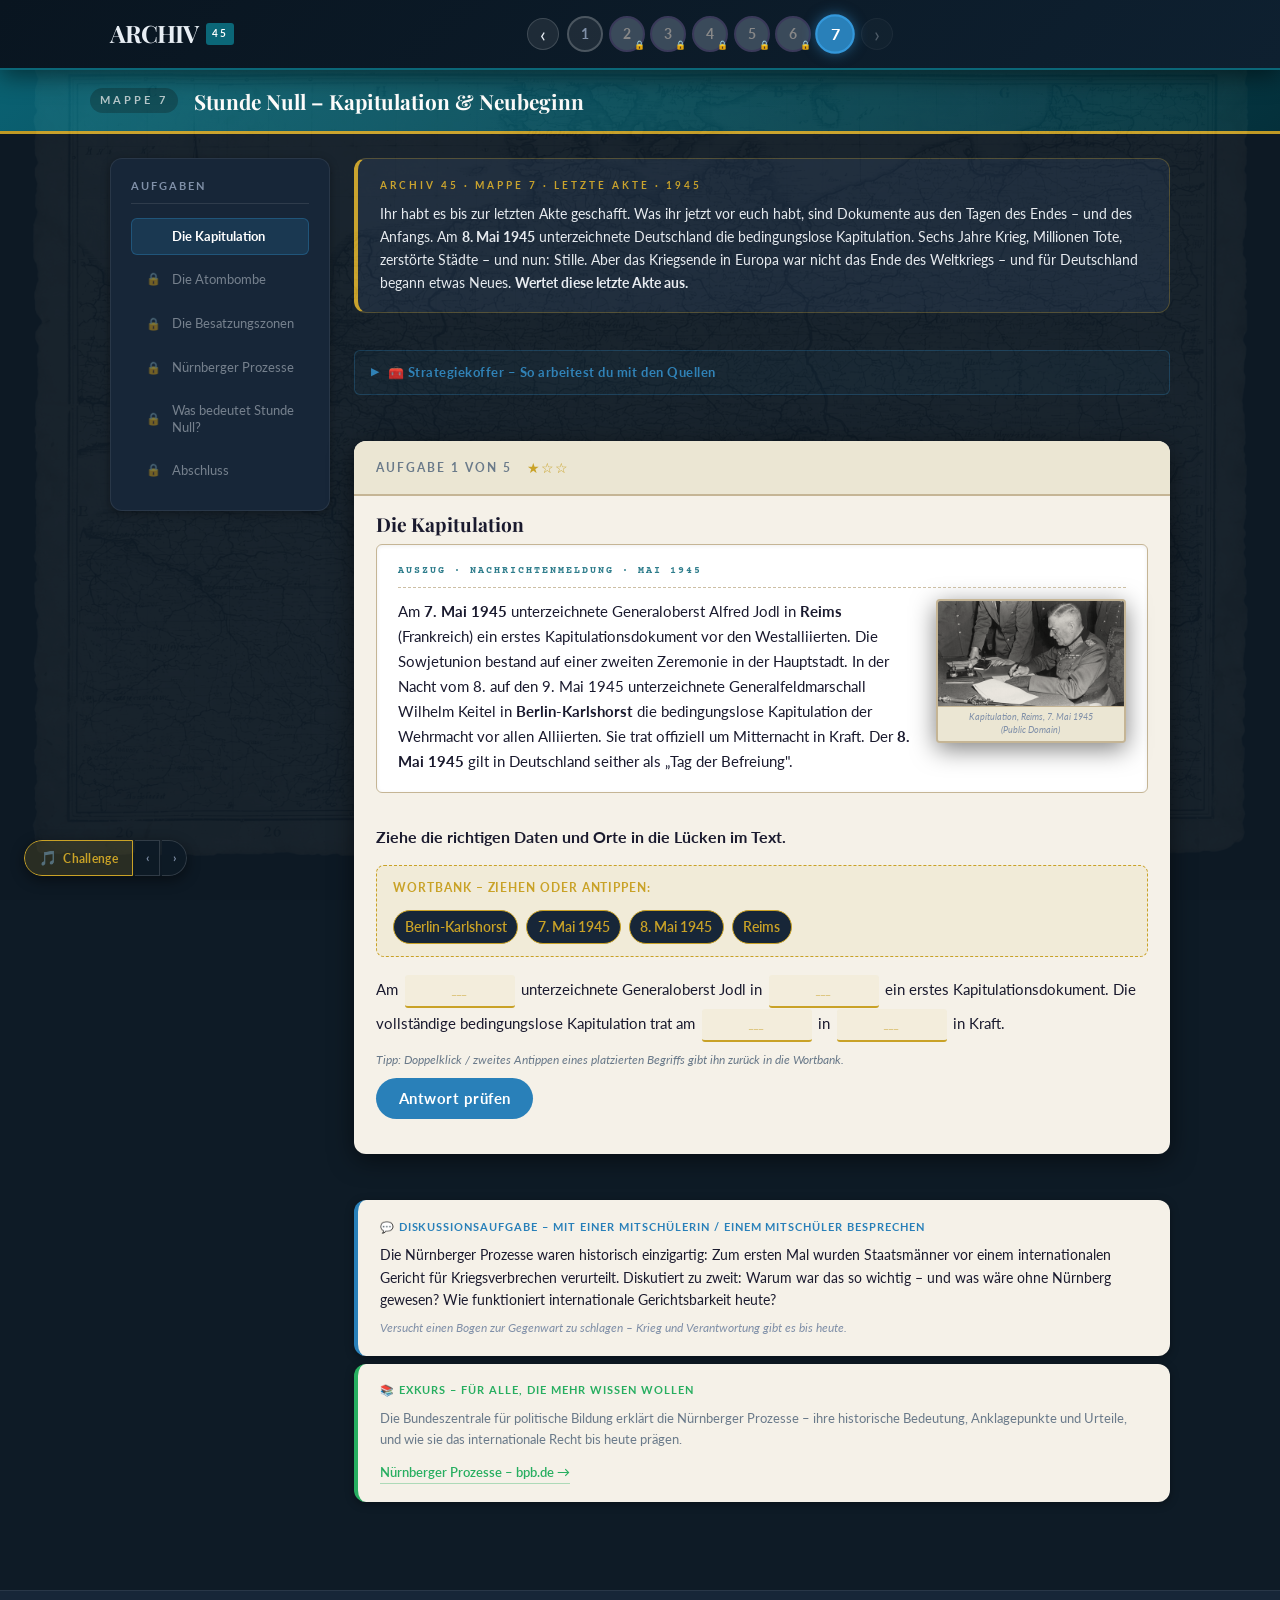
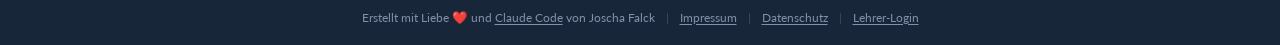
<file: mappen/mappe-07.html>
<!DOCTYPE html>
<html lang="de">
<head>
  <meta charset="UTF-8">
  <meta name="viewport" content="width=device-width, initial-scale=1.0">
  <title>Mappe 7: Stunde Null – Archiv 45</title>
  <link rel="preconnect" href="https://fonts.googleapis.com">
  <link href="https://fonts.googleapis.com/css2?family=Playfair+Display:wght@400;700&family=Lato:wght@300;400;700&family=Courier+Prime:wght@400;700&display=swap" rel="stylesheet">
  <link rel="stylesheet" href="../styles/main.css">
  <style>
    /* ── Abschluss-Zertifikat (nur Mappe 7) ── */
    .completion-certificate {
      text-align: center;
      padding: 1rem 0;
    }
    .cert-stamp {
      display: inline-block;
      border: 3px solid var(--green);
      color: var(--green);
      font-family: 'Courier Prime', monospace;
      font-weight: 700;
      font-size: 0.8rem;
      letter-spacing: 4px;
      padding: 4px 18px;
      border-radius: 4px;
      margin-bottom: 1.2rem;
      transform: rotate(-1.5deg);
    }
    .cert-title {
      font-family: 'Playfair Display', serif;
      font-size: 1.5rem;
      color: var(--text-dark);
      margin-bottom: .5rem;
    }
    .cert-divider {
      width: 60px; height: 2px;
      background: var(--gold);
      margin: 1rem auto;
      border-radius: 2px;
    }
    .cert-text {
      font-size: 0.93rem;
      line-height: 1.7;
      color: #3a2e1a;
      margin: .6rem 0;
    }
    .cert-quote {
      margin: 1.4rem auto;
      max-width: 480px;
      font-style: italic;
      font-size: 0.98rem;
      color: #4a3b1a;
      border-left: 3px solid var(--gold);
      padding: .6rem 1rem;
      text-align: left;
      background: rgba(201,162,39,.08);
      border-radius: 0 4px 4px 0;
    }
    .cert-quote-author {
      display: block;
      margin-top: .3rem;
      font-style: normal;
      font-size: .78rem;
      color: #7a6040;
      font-family: 'Courier Prime', monospace;
    }
    .cert-badges {
      display: flex;
      flex-wrap: wrap;
      gap: .45rem;
      justify-content: center;
      margin: 1.4rem 0;
    }
    .cert-badge {
      background: rgba(39,174,96,.15);
      border: 1px solid var(--green);
      color: #1a5c35;
      font-size: 0.75rem;
      font-family: 'Courier Prime', monospace;
      font-weight: 700;
      padding: 3px 10px;
      border-radius: 20px;
    }
    /* Buttons im Zertifikat: dunkler Hintergrund → dunkle Schrift */
    .code-section .home-btn,
    .code-section .print-btn {
      color: var(--text-dark);
      border-color: rgba(0,0,0,0.2);
      background: rgba(0,0,0,0.07);
    }
    .code-section .home-btn:hover,
    .code-section .print-btn:hover {
      background: rgba(0,0,0,0.14);
    }
  </style>
</head>
<body class="mappe-page">

<!-- ═══════════ HEADER ═══════════ -->
<header class="site-header">
  <div class="header-inner">
    <a href="../index.html" class="site-logo">ARCHIV<span class="logo-badge">45</span></a>
    <nav class="chapter-nav" aria-label="Mappe-Navigation">
      <a href="#" class="nav-arrow" id="prev-mappe">‹</a>
      <div class="chapter-circles">
        <a href="mappe-01.html" class="chapter-circle" data-mappe="1" data-title="Mappe 1: Die Wende">1</a>
        <a href="mappe-02.html" class="chapter-circle" data-mappe="2" data-title="Mappe 2: Holocaust">2</a>
        <a href="mappe-03.html" class="chapter-circle" data-mappe="3" data-title="Mappe 3: Widerstand">3</a>
        <a href="mappe-04.html" class="chapter-circle" data-mappe="4" data-title="Mappe 4: D-Day">4</a>
        <a href="mappe-05.html" class="chapter-circle" data-mappe="5" data-title="Mappe 5: Verzweiflung">5</a>
        <a href="mappe-06.html" class="chapter-circle" data-mappe="6" data-title="Mappe 6: Letzte Tage">6</a>
        <a href="mappe-07.html" class="chapter-circle" data-mappe="7" data-title="Mappe 7: Stunde Null">7</a>
      </div>
      <a href="#" class="nav-arrow" id="next-mappe">›</a>
    </nav>
    <button class="sidebar-toggle" id="sidebar-toggle" aria-label="Aufgaben ein-/ausblenden">☰</button>
  </div>
</header>

<!-- ═══════════ BANNER ═══════════ -->
<div class="mappe-banner">
  <div class="mappe-banner-inner">
    <span class="mappe-label">Mappe 7</span>
    <h1>Stunde Null – Kapitulation &amp; Neubeginn</h1>
  </div>
</div>

<!-- ═══════════ LAYOUT ═══════════ -->
<div class="layout-wrapper">

  <!-- SIDEBAR -->
  <aside class="task-sidebar" id="task-sidebar">
    <h2 class="sidebar-title">Aufgaben</h2>
    <ul class="task-list">
      <li class="task-nav-item active"  data-task="1"><span class="task-status"></span><span class="task-nav-title">Die Kapitulation</span></li>
      <li class="task-nav-item locked"  data-task="2"><span class="task-status">🔒</span><span class="task-nav-title">Die Atombombe</span></li>
      <li class="task-nav-item locked"  data-task="3"><span class="task-status">🔒</span><span class="task-nav-title">Die Besatzungszonen</span></li>
      <li class="task-nav-item locked"  data-task="4"><span class="task-status">🔒</span><span class="task-nav-title">Nürnberger Prozesse</span></li>
      <li class="task-nav-item locked"  data-task="5"><span class="task-status">🔒</span><span class="task-nav-title">Was bedeutet Stunde Null?</span></li>
      <li class="task-nav-item locked"  data-task="code"><span class="task-status">🔒</span><span class="task-nav-title">Abschluss</span></li>
    </ul>
  </aside>

  <!-- HAUPTINHALT -->
  <main class="content-area">

    <!-- Archiv-Kontext -->
    <div class="archive-context">
      <div class="archive-stamp">Archiv 45 · Mappe 7 · Letzte Akte · 1945</div>
      <p class="context-text">
        Ihr habt es bis zur letzten Akte geschafft. Was ihr jetzt vor euch habt, sind Dokumente
        aus den Tagen des Endes – und des Anfangs. Am <strong>8. Mai 1945</strong> unterzeichnete
        Deutschland die bedingungslose Kapitulation. Sechs Jahre Krieg, Millionen Tote,
        zerstörte Städte – und nun: Stille. Aber das Kriegsende in Europa war nicht das Ende
        des Weltkriegs – und für Deutschland begann etwas Neues.
        <strong>Wertet diese letzte Akte aus.</strong>
      </p>
    </div>

    <!-- ═══ STRATEGIEKOFFER ═══ -->
    <details class="strategie-koffer">
      <summary>🧰 Strategiekoffer – So arbeitest du mit den Quellen</summary>
      <div class="strategie-koffer-body">
        <div class="strategie-item"><strong>Zweimal lesen:</strong> Erst für den Überblick – dann gezielt auf Details, Zahlen und Namen achten.</div>
        <div class="strategie-item"><strong>W-Fragen stellen:</strong> Wer hat das geschrieben? Wann? Für wen? Warum? – das hilft bei jeder Quelle.</div>
        <div class="strategie-item"><strong>Widersprüche suchen:</strong> Widerspricht sich die Quelle mit anderen? Unterschiede sind oft der wichtigste Hinweis.</div>
        <div class="strategie-item"><strong>In eigenen Worten:</strong> Fasse den Kerngedanken in einem Satz zusammen – dann weißt du, ob du es wirklich verstanden hast.</div>
      </div>
    </details>

    <!-- ═══ AUFGABE 1 · MC ★☆☆ · Kapitulation ═══ -->
    <div class="task-block visible" id="task-1">
      <div class="task-block-header">
        <div class="task-meta">
          <span class="task-number">Aufgabe 1 von 5</span>
          <span class="difficulty" title="Einfach">★☆☆</span>
        </div>
      </div>
      <h2 class="task-title-h2">Die Kapitulation</h2>

      <div class="document-card">
        <div class="document-stamp">Auszug · Nachrichtenmeldung · Mai 1945</div>
        <div class="doc-image-wrap">
          <img class="doc-image" src="../images/Mappe 7_Kapitulation.png"
               alt="Unterzeichnung der Kapitulationsurkunde, Reims, 7. Mai 1945"
               onerror="this.closest('.doc-image-wrap').style.display='none'">
          <div class="doc-image-caption">Kapitulation, Reims, 7. Mai 1945<br>(Public Domain)</div>
        </div>
        <p class="document-text">
          Am <strong>7. Mai 1945</strong> unterzeichnete Generaloberst Alfred Jodl in
          <strong>Reims</strong> (Frankreich) ein erstes Kapitulationsdokument vor den
          Westalliierten. Die Sowjetunion bestand auf einer zweiten Zeremonie in der Hauptstadt.
          In der Nacht vom 8. auf den 9. Mai 1945 unterzeichnete Generalfeldmarschall Wilhelm
          Keitel in <strong>Berlin-Karlshorst</strong> die bedingungslose Kapitulation der
          Wehrmacht vor allen Alliierten. Sie trat offiziell um Mitternacht in Kraft.
          Der <strong>8. Mai 1945</strong> gilt in Deutschland seither als „Tag der Befreiung".
        </p>
      </div>

      <div class="question-block">
        <p class="question-text">
          Ziehe die richtigen Daten und Orte in die Lücken im Text.
        </p>
        <div class="word-bank" id="word-bank-7" aria-label="Wortbank Kapitulation">
          <div class="word-bank-label">Wortbank – ziehen oder antippen:</div>
        </div>
        <p class="cloze-text">
          Am <span class="drop-zone" id="dz7-1" data-answer="7. Mai 1945"><span class="drop-zone-placeholder">___</span></span>
          unterzeichnete Generaloberst Jodl in
          <span class="drop-zone" id="dz7-2" data-answer="Reims"><span class="drop-zone-placeholder">___</span></span>
          ein erstes Kapitulationsdokument.
          Die vollständige bedingungslose Kapitulation trat am
          <span class="drop-zone" id="dz7-3" data-answer="8. Mai 1945"><span class="drop-zone-placeholder">___</span></span>
          in
          <span class="drop-zone" id="dz7-4" data-answer="Berlin-Karlshorst"><span class="drop-zone-placeholder">___</span></span>
          in Kraft.
        </p>
        <p class="cloze-hint">Tipp: Doppelklick / zweites Antippen eines platzierten Begriffs gibt ihn zurück in die Wortbank.</p>
        <button class="check-btn" onclick="checkTask1()">Antwort prüfen</button>
        <div class="feedback-area" id="feedback-1" aria-live="polite"></div>
        <button class="next-task-btn" id="next-btn-1" onclick="goToNextTask(1)">Weiter zu Aufgabe 2 →</button>
      </div>
    </div>

    <!-- ═══ AUFGABE 2 · TF ★☆☆ · Atombombe ═══ -->
    <div class="task-block" id="task-2">
      <div class="task-block-header">
        <div class="task-meta">
          <span class="task-number">Aufgabe 2 von 5</span>
          <span class="difficulty" title="Einfach">★☆☆</span>
        </div>
      </div>
      <h2 class="task-title-h2">Die Atombombe</h2>

      <div class="document-card">
        <div class="document-stamp">Historischer Überblick · Atombombe 1945</div>
        <p class="document-text">
          Am <strong>6. August 1945</strong> warfen die USA die erste Atombombe auf die japanische
          Stadt <strong>Hiroshima</strong> ab. Schätzungsweise 70.000 bis 80.000 Menschen starben
          sofort. Am <strong>9. August</strong> folgte eine zweite Bombe auf <strong>Nagasaki</strong>.
          Die Bomben wurden im <em>Manhattan-Projekt</em> entwickelt, das der Physiker Julius Robert
          Oppenheimer leitete. Albert Einstein hatte mit einem berühmten Brief den Anstoß gegeben,
          baute die Bombe aber nicht selbst. Japan kapitulierte am 15. August 1945 – der Zweite
          Weltkrieg war weltweit beendet.
        </p>
      </div>

      <div class="question-block">
        <p class="question-text">Richtig oder falsch? Beantworte jede Aussage auf Basis des Textes.</p>
        <table class="tf-table">
          <thead><tr><th>Aussage</th><th>Richtig</th><th>Falsch</th></tr></thead>
          <tbody>
            <tr>
              <td>Die erste Atombombe fiel auf Nagasaki.</td>
              <td><input type="radio" name="tf2a" value="r" aria-label="Richtig"></td>
              <td><input type="radio" name="tf2a" value="f" aria-label="Falsch"></td>
            </tr>
            <tr>
              <td>Die USA warfen im August 1945 zwei Atombomben auf Japan ab.</td>
              <td><input type="radio" name="tf2b" value="r" aria-label="Richtig"></td>
              <td><input type="radio" name="tf2b" value="f" aria-label="Falsch"></td>
            </tr>
            <tr>
              <td>Japan kapitulierte kurz nach dem Abwurf der Atombombe.</td>
              <td><input type="radio" name="tf2c" value="r" aria-label="Richtig"></td>
              <td><input type="radio" name="tf2c" value="f" aria-label="Falsch"></td>
            </tr>
            <tr>
              <td>Albert Einstein baute persönlich die erste Atombombe.</td>
              <td><input type="radio" name="tf2d" value="r" aria-label="Richtig"></td>
              <td><input type="radio" name="tf2d" value="f" aria-label="Falsch"></td>
            </tr>
          </tbody>
        </table>
        <button class="check-btn" onclick="checkTask2()">Antwort prüfen</button>
        <div class="feedback-area" id="feedback-2" aria-live="polite"></div>
        <button class="next-task-btn" id="next-btn-2" onclick="goToNextTask(2)">Weiter zu Aufgabe 3 →</button>
      </div>
    </div>

    <!-- ═══ AUFGABE 3 · Matching ★★☆ · Besatzungszonen ═══ -->
    <div class="task-block" id="task-3">
      <div class="task-block-header">
        <div class="task-meta">
          <span class="task-number">Aufgabe 3 von 5</span>
          <span class="difficulty" title="Mittel">★★☆</span>
        </div>
      </div>
      <h2 class="task-title-h2">Die Besatzungszonen</h2>

      <div class="document-card">
        <div class="document-stamp">Archivnotiz · Die vier Besatzungszonen · 1945</div>
        <p class="document-text">
          Auf der Konferenz von Jalta (Februar 1945) einigten sich die vier Alliierten –
          <strong>USA, Sowjetunion (UdSSR), Großbritannien</strong> und <strong>Frankreich</strong> –
          Deutschland nach der Kapitulation in vier Besatzungszonen aufzuteilen. Jede Siegermacht
          kontrollierte eine Zone:
        </p>
        <p class="document-text">
          <strong>Ostzone → Sowjetunion (UdSSR):</strong> östliches Deutschland, von der Elbe bis zur Oder<br>
          <strong>Nordwestzone → Großbritannien:</strong> Nordseeküste, Hamburg, Nordrhein-Westfalen (Ruhrgebiet)<br>
          <strong>Südwestzone → Frankreich:</strong> Rheinland-Pfalz, Baden, westliches Württemberg<br>
          <strong>Südzone → USA:</strong> Bayern, Hessen, südliches Deutschland<br>
          Berlin selbst lag tief in der Sowjetzone, wurde aber ebenfalls unter alle vier Mächte aufgeteilt.
          Die Westzonen wurden später zur <strong>Bundesrepublik Deutschland (BRD)</strong>,
          die Ostzone zur <strong>DDR</strong>.
        </p>
      </div>

      <div class="question-block">
        <p class="question-text">Ordne jede Besatzungszone der zuständigen Siegermacht zu.</p>
        <div class="matching-grid">
          <div class="matching-row">
            <div class="matching-term">Ostzone</div>
            <span class="matching-arrow">→</span>
            <select class="matching-select" id="match3a">
              <option value="">– Siegermacht –</option>
              <option value="udssr">Sowjetunion (UdSSR)</option>
              <option value="usa">USA</option>
              <option value="uk">Großbritannien</option>
              <option value="fr">Frankreich</option>
            </select>
          </div>
          <div class="matching-row">
            <div class="matching-term">Nordwestzone</div>
            <span class="matching-arrow">→</span>
            <select class="matching-select" id="match3b">
              <option value="">– Siegermacht –</option>
              <option value="udssr">Sowjetunion (UdSSR)</option>
              <option value="usa">USA</option>
              <option value="uk">Großbritannien</option>
              <option value="fr">Frankreich</option>
            </select>
          </div>
          <div class="matching-row">
            <div class="matching-term">Südwestzone</div>
            <span class="matching-arrow">→</span>
            <select class="matching-select" id="match3c">
              <option value="">– Siegermacht –</option>
              <option value="udssr">Sowjetunion (UdSSR)</option>
              <option value="usa">USA</option>
              <option value="uk">Großbritannien</option>
              <option value="fr">Frankreich</option>
            </select>
          </div>
          <div class="matching-row">
            <div class="matching-term">Südzone</div>
            <span class="matching-arrow">→</span>
            <select class="matching-select" id="match3d">
              <option value="">– Siegermacht –</option>
              <option value="udssr">Sowjetunion (UdSSR)</option>
              <option value="usa">USA</option>
              <option value="uk">Großbritannien</option>
              <option value="fr">Frankreich</option>
            </select>
          </div>
        </div>

        <div class="hint-toggle"><button class="hint-btn" onclick="var h=document.getElementById('hint-7-3');h.classList.toggle('visible');this.textContent=h.classList.contains('visible')?'&#128161; Tipp ausblenden':'&#128161; Tipp anzeigen'">&#128161; Tipp anzeigen</button><div class="hint-box-collapsible" id="hint-7-3">Denke an die vier Alliierten: USA, Sowjetunion, Großbritannien, Frankreich. Welche Zone gehörte zu wem? Beachte die Lage Deutschlands und die Interessen jeder Macht.</div></div>
        <button class="check-btn" onclick="checkTask3()">Antwort prüfen</button>
        <div class="feedback-area" id="feedback-3" aria-live="polite"></div>
        <button class="next-task-btn" id="next-btn-3" onclick="goToNextTask(3)">Weiter zu Aufgabe 4 →</button>
      </div>
    </div>

    <!-- ═══ AUFGABE 4 · MC ★★☆ · Nürnberger Prozesse ═══ -->
    <div class="task-block" id="task-4">
      <div class="task-block-header">
        <div class="task-meta">
          <span class="task-number">Aufgabe 4 von 5</span>
          <span class="difficulty" title="Mittel">★★☆</span>
        </div>
      </div>
      <h2 class="task-title-h2">Die Nürnberger Prozesse</h2>

      <div class="document-card">
        <div class="document-stamp">Archivdokument · Nürnberger Prozesse · November 1945 – Oktober 1946</div>
        <p class="document-text">
          Von November 1945 bis Oktober 1946 wurden in Nürnberg führende Vertreter des
          NS-Regimes vor einem Internationalen Militärtribunal angeklagt – darunter
          Hermann Göring, Rudolf Heß und Albert Speer. Es gab vier Anklagepunkte:
          <em>Gemeinsamer Plan / Verschwörung</em> (gemeinsame Planung von Angriffskriegen),
          <em>Verbrechen gegen den Frieden</em> (Vorbereitung und Führung von Angriffskriegen),
          <em>Kriegsverbrechen</em> (Verstöße gegen die Kriegsgesetze) und
          <em>Verbrechen gegen die Menschlichkeit</em>
          (Massenmord, Verfolgung, Versklavung). 12 Angeklagte wurden zum Tode verurteilt,
          andere erhielten Gefängnisstrafen, drei wurden freigesprochen.
          Die Prozesse schufen erstmals einen <strong>internationalen Rechtsrahmen</strong>
          für die Ahndung von Kriegsverbrechen.
        </p>
      </div>

      <div class="question-block">
        <p class="question-text">Was war die historisch bedeutsamste Leistung der Nürnberger Prozesse?</p>
        <div class="mc-options" role="radiogroup">
          <label class="mc-option"><input type="radio" name="q4" value="a"> <span>Deutschland wurde verpflichtet, hohe Reparationen an alle Siegermächte zu zahlen.</span></label>
          <label class="mc-option"><input type="radio" name="q4" value="b"> <span>Erstmals wurden Kriegsverbrechen und Verbrechen gegen die Menschlichkeit als internationale Straftaten verfolgt und geahndet.</span></label>
          <label class="mc-option"><input type="radio" name="q4" value="c"> <span>Die Alliierten einigten sich endgültig auf die dauerhafte Teilung Deutschlands in zwei Staaten.</span></label>
          <label class="mc-option"><input type="radio" name="q4" value="d"> <span>Hitler und Goebbels wurden posthum angeklagt und verurteilt.</span></label>
        </div>
        <button class="check-btn" onclick="checkTask4()">Antwort prüfen</button>
        <div class="feedback-area" id="feedback-4" aria-live="polite"></div>
        <button class="next-task-btn" id="next-btn-4" onclick="goToNextTask(4)">Weiter zu Aufgabe 5 →</button>
      </div>
    </div>

    <!-- ═══ AUFGABE 5 · MS ★★★ · Stunde Null ═══ -->
    <div class="task-block" id="task-5">
      <div class="task-block-header">
        <div class="task-meta">
          <span class="task-number">Aufgabe 5 von 5</span>
          <span class="difficulty" title="Anspruchsvoll">★★★</span>
        </div>
      </div>
      <h2 class="task-title-h2">Was bedeutete die „Stunde Null"?</h2>

      <div class="document-card">
        <div class="document-stamp">Quellenreflexion · „Stunde Null" – ein Begriff, viele Bedeutungen</div>
        <p class="document-text">
          Der Begriff „Stunde Null" suggeriert einen völligen Neubeginn – als ob die Geschichte
          auf null zurückgesetzt worden wäre. Historiker:innen sind gespalten: War 1945 wirklich
          ein Neuanfang? Oder wirkten Strukturen, Denkmuster und Täter des NS-Regimes weiter?
          Sicher ist: Deutschland lag in Trümmern. Rund zwölf Millionen Vertriebene strömten
          ins Land. Millionen galten als vermisst oder waren in Kriegsgefangenschaft.
          Gleichzeitig wurden in Nürnberg Verantwortliche zur Rechenschaft gezogen.
        </p>
      </div>

      <div class="question-block">
        <p class="question-text">Welche Aussagen beschreiben die „Stunde Null" 1945 zutreffend?</p>
        <p class="ms-hint">Wähle alle zutreffenden Aussagen aus. Achtung: Manche Aussagen sind falsch!</p>
        <div class="ms-options">
          <label class="ms-option"><input type="checkbox" name="ms7" value="a"> <span>Deutschland lag in Trümmern: Städte, Infrastruktur und Wirtschaft waren weitgehend zerstört.</span></label>
          <label class="ms-option"><input type="checkbox" name="ms7" value="b"> <span>Millionen Menschen waren auf der Flucht, vermisst oder in Kriegsgefangenschaft.</span></label>
          <label class="ms-option"><input type="checkbox" name="ms7" value="c"> <span>Der Nationalsozialismus war offiziell beendet, aber sein Erbe wirkte in Strukturen weiter.</span></label>
          <label class="ms-option"><input type="checkbox" name="ms7" value="d"> <span>Deutschland erholte sich sofort: Bereits 1946 herrschten Wohlstand und Stabilität.</span></label>
          <label class="ms-option"><input type="checkbox" name="ms7" value="e"> <span>1945 war trotz allem ein Moment der Möglichkeit – ein Neubeginn mit einer anderen Zukunft.</span></label>
        </div>

        <div class="hint-toggle"><button class="hint-btn" onclick="var h=document.getElementById('hint-7-5');h.classList.toggle('visible');this.textContent=h.classList.contains('visible')?'&#128161; Tipp ausblenden':'&#128161; Tipp anzeigen'">&#128161; Tipp anzeigen</button><div class="hint-box-collapsible" id="hint-7-5">"Stunde Null" – was bedeutet dieser Begriff? Ein totaler Neuanfang? Oder gab es Kontinuitäten? Welche Aussagen beschreiben das Jahr 1945 in Deutschland korrekt?</div></div>
        <div class="hint-toggle hint-toggle-2"><button class="hint-btn hint-btn-2" onclick="var h=document.getElementById('hint-7-5-2');h.classList.toggle('visible');this.textContent=h.classList.contains('visible')?'&#128161; Weiterer Tipp ausblenden':'&#128161; Weiterer Tipp anzeigen'">&#128161; Weiterer Tipp anzeigen</button><div class="hint-box-collapsible level-2" id="hint-7-5-2">Prüfe jede Aussage einzeln: War 1945 ein echter <em>Neustart</em>? Nein – Beamte, Denkmuster und viele Täter blieben. Aussage D ist falsch: Wohlstand kam erst mit dem <em>Wirtschaftswunder</em> der 1950er. Aussagen A, B, C und E beschreiben das Jahr 1945 zutreffend.</div></div>
        <button class="check-btn" onclick="checkTask5()">Antwort prüfen</button>
        <div class="feedback-area" id="feedback-5" aria-live="polite"></div>
        <button class="next-task-btn" id="next-btn-5" onclick="goToNextTask(5)">Archiv abschließen →</button>
      </div>

      <div class="reflection-box">
        <div class="reflection-label">Reflexionsfrage</div>
        Warum ist es wichtig, dass wir uns heute noch mit dem Zweiten Weltkrieg beschäftigen?
        Was bedeutet das Zitat „Wer die Geschichte nicht kennt, ist verdammt, sie zu wiederholen" für euch?
      </div>
    </div>

    <!-- ═══ ABSCHLUSS (Zertifikat statt Code-Eingabe) ═══ -->
    <div class="code-section" id="code-section">
      <div class="code-section-header">
        <span class="code-lock-icon">🏆</span>
        <h2>Mission erfüllt!</h2>
      </div>
      <div class="code-section-body">
        <div class="completion-certificate">
          <div class="cert-stamp">ARCHIV 45 – VOLLSTÄNDIG AUSGEWERTET</div>
          <h3 class="cert-title">Alle sieben Mappen analysiert</h3>
          <div class="cert-divider"></div>
          <p class="cert-text">
            Ihr habt alle sieben Mappen des Archivs durchgearbeitet und die Geschichte
            des Zweiten Weltkriegs – von der Wende in Stalingrad bis zur Stunde Null –
            vollständig rekonstruiert.
          </p>
          <p class="cert-text">
            Ihr habt Quellen ausgewertet, Propaganda entlarvt, Widerstand gewürdigt,
            Verbrechen nicht beschönigt und verstanden, wie ein Krieg endet –
            und was danach kommt.
          </p>
          <div class="cert-quote">
            „Wer die Geschichte nicht kennt, ist verdammt, sie zu wiederholen."
            <span class="cert-quote-author">— George Santayana, 1905</span>
          </div>
          <div class="cert-badges">
            <span class="cert-badge">✓ Stalingrad</span>
            <span class="cert-badge">✓ Holocaust</span>
            <span class="cert-badge">✓ Widerstand</span>
            <span class="cert-badge">✓ D-Day</span>
            <span class="cert-badge">✓ Volkssturm</span>
            <span class="cert-badge">✓ Berlin 1945</span>
            <span class="cert-badge">✓ Stunde Null</span>
          </div>
          <div style="margin-top:1.5rem;display:flex;flex-wrap:wrap;gap:0.75rem;justify-content:center;">
            <a href="../karte.html" class="home-btn">🗂 Zurück zur Archiv-Karte</a>
            <button class="print-btn" onclick="window.print()">🖨️ Zertifikat drucken</button>
          </div>
        </div>
      </div>
    </div>

    <!-- ═══ DISKUSSION ═══ -->
    <div class="discussion-block">
      <div class="discussion-label">💬 Diskussionsaufgabe – Mit einer Mitschülerin / einem Mitschüler besprechen</div>
      <p class="discussion-prompt">Die Nürnberger Prozesse waren historisch einzigartig: Zum ersten Mal wurden Staatsmänner vor einem internationalen Gericht für Kriegsverbrechen verurteilt. Diskutiert zu zweit: Warum war das so wichtig – und was wäre ohne Nürnberg gewesen? Wie funktioniert internationale Gerichtsbarkeit heute?</p>
      <p class="discussion-note">Versucht einen Bogen zur Gegenwart zu schlagen – Krieg und Verantwortung gibt es bis heute.</p>
    </div>

    <!-- ═══ EXKURS ═══ -->
    <div class="exkurs-block">
      <div class="exkurs-label">📚 Exkurs – Für alle, die mehr wissen wollen</div>
      <p class="exkurs-text">Die Bundeszentrale für politische Bildung erklärt die Nürnberger Prozesse – ihre historische Bedeutung, Anklagepunkte und Urteile, und wie sie das internationale Recht bis heute prägen.</p>
      <a href="https://www.bpb.de/kurz-knapp/hintergrund-aktuell/318965/20-november-1945-beginn-der-nuernberger-prozesse/" class="exkurs-link" target="_blank" rel="noopener">Nürnberger Prozesse – bpb.de →</a>
    </div>

  </main>
</div><!-- end layout-wrapper -->

<script src="../scripts/app.js"></script>
<script>
    /* ── INLINE-FALLBACKS: garantieren Feedback auch ohne app.js ──────── */
  var _mappeNum = 7;
  function showFeedback(id,msg,type){
    var el=document.getElementById(id);if(!el)return;
    var c={correct:'background:rgba(39,174,96,.18);border-left:4px solid #27ae60;color:#155a2e;',
           incorrect:'background:rgba(230,126,34,.15);border-left:4px solid #e67e22;color:#6b3510;',
           warning:'background:rgba(52,152,219,.15);border-left:4px solid #2980b9;color:#1a3d5c;'};
    el.innerHTML='<div class="feedback feedback-'+type+'" style="padding:.9rem 1.1rem .9rem 1.4rem;border-radius:6px;font-size:.93rem;font-weight:600;line-height:1.6;'+(c[type]||'')+'">'+msg+'</div>';
    setTimeout(function(){
      el.scrollIntoView({behavior:'smooth',block:'nearest'});
      var r=el.getBoundingClientRect();
      window.scrollTo({top:Math.max(0,window.pageYOffset+r.top-120),behavior:'smooth'});
    },100);
  }
  function validateMC(name){var s=document.querySelector('input[name="'+name+'"]:checked');return{valid:!!s,value:s?s.value:null};}
  function validateTF(rows){var r={},ok=true;rows.forEach(function(n){var s=document.querySelector('input[name="'+n+'"]:checked');if(!s)ok=false;else r[n]=s.value;});return{allAnswered:ok,results:r};}
  function validateMS(name){return Array.from(document.querySelectorAll('input[name="'+name+'"]:checked')).map(function(c){return c.value;});}
  function validateMatching(ids){var r={},ok=true;ids.forEach(function(id){var el=document.getElementById(id);if(!el||!el.value)ok=false;else r[id]=el.value;});return{allAnswered:ok,results:r};}
  function validateSorting(ids){var r={},ok=true,u={};ids.forEach(function(id){var el=document.getElementById(id);if(!el||!el.value||u[el.value])ok=false;else{u[el.value]=true;r[id]=el.value;}});return{allAnswered:ok,results:r};}
  function completeTask(n){
    var btn=document.querySelector('#task-'+n+' .check-btn');if(btn)btn.disabled=true;
    if(typeof markTaskDone==='function')markTaskDone(_mappeNum,n);
    if(typeof updateSidebarItem==='function')updateSidebarItem(n,'completed');
    if(typeof playSound==='function')playSound('correct');
    if(typeof showStamp==='function')showStamp(n);
    setTimeout(function(){var nb=document.getElementById('next-btn-'+n);if(nb){nb.classList.add('visible');nb.scrollIntoView({behavior:'smooth',block:'nearest'});}},800);
  }
  function goToNextTask(n){
    if(n<5){
      if(typeof revealTask==='function')revealTask(n+1);
      else{var e=document.getElementById('task-'+(n+1));if(e){e.style.display='block';e.classList.add('visible');}}
      setTimeout(function(){var e=document.getElementById('task-'+(n+1));if(e)e.scrollIntoView({behavior:'smooth',block:'start'});},100);
    }else{
      if(typeof revealCodeSection==='function')revealCodeSection();
      else{var cs=document.getElementById('code-section');if(cs){cs.style.display='block';cs.classList.add('visible');}}
      // Archiv vollständig – Flag für karte.html setzen
      try{var p=JSON.parse(localStorage.getItem('archiv45_progress_v1')||'{}');p['archiv-complete']=true;localStorage.setItem('archiv45_progress_v1',JSON.stringify(p));}catch(e){}
      setTimeout(function(){var cs=document.getElementById('code-section');if(cs)cs.scrollIntoView({behavior:'smooth',block:'start'});},100);
    }
  }
  /* ── Ende Fallbacks ─────────────────────────────────────────────────── */

  /* ── MUSTERLÖSUNGEN FÜR LEHRER-ANSICHT ─────────────────────────── */
  window.TASK_SOLUTIONS = {
    mappeTitle: 'Mappe 7: Stunde Null – Kapitulation',
    code: 'kaputt',
    tasks: [
    {num:1,title:"Die Kapitulation",type:"Drag &amp; Drop",answer:"1\u202f=\u202f7. Mai 1945 &nbsp;|&nbsp; 2\u202f=\u202fReims &nbsp;|&nbsp; 3\u202f=\u202f8. Mai 1945 &nbsp;|&nbsp; 4\u202f=\u202fBerlin-Karlshorst"},
    {num:2,title:"Die Atombombe",type:"TF",answer:"<b>Falsch:</b> A, D<br><b>Richtig:</b> B, C"},
    {num:3,title:"Die Besatzungszonen",type:"Matching",answer:"<b>Zuordnung:</b> UdSSR, UK, Frankreich, USA zu den jeweiligen Zonen"},
    {num:4,title:"Die Nürnberger Prozesse",type:"MC",answer:"<b>Antwort B:</b> Die Nürnberger Prozesse waren die erste internationale Strafverfolgung für Kriegsverbrechen und Verbrechen gegen die Menschlichkeit."},
    {num:5,title:"Was bedeutete die \u201eStunde Null\u201c?",type:"MS",answer:"<b>Richtig:</b> A, B, C, E &nbsp;|&nbsp; <b>Falsch:</b> D"}
    ]
  };
  /* ── Ende Musterlösungen ─────────────────────────────────────────── */
  document.addEventListener('DOMContentLoaded', function(){ if(typeof initApp==='function') initApp(7,5); });

  function checkTask1() {
    var zones = document.querySelectorAll('#task-1 .drop-zone');
    var allFilled = true;
    zones.forEach(function(z){ if(!z.dataset.placed) allFilled = false; });
    if (!allFilled) { showFeedback('feedback-1','Bitte f\u00fclle alle L\u00fccken aus.','warning'); return; }
    var allCorrect = true;
    zones.forEach(function(z){
      var chip = z.querySelector('.drag-word');
      if(z.dataset.placed === z.dataset.answer){
        z.classList.add('correct'); z.classList.remove('incorrect');
        if(chip) chip.style.borderColor='#27ae60';
      } else {
        z.classList.add('incorrect'); z.classList.remove('correct');
        if(chip) chip.style.borderColor='#e74c3c';
        allCorrect = false;
      }
    });
    if (allCorrect) {
      showFeedback('feedback-1','\u2713 <strong>Alle L\u00fccken richtig!</strong> Der 8. Mai 1945 gilt als offizieller Tag der bedingungslosen Kapitulation – unterzeichnet in Berlin-Karlshorst. In Deutschland wird dieser Tag als „Tag der Befreiung" begangen.','correct');
      completeTask(1);
    } else {
      showFeedback('feedback-1','Nicht ganz. Rot markierte L\u00fccken nochmal \u00fcberpr\u00fcfen – lies den Text genau.','incorrect');
    }
  }

  /* ── Drag & Drop Init Mappe 7 / Aufgabe 1 ───────────────────────── */
  (function(){
    var words = ['Berlin-Karlshorst','7. Mai 1945','8. Mai 1945','Reims'];
    var bank = document.getElementById('word-bank-7');
    var selected = null;

    function makeChip(text){
      var c = document.createElement('span');
      c.className = 'drag-word';
      c.textContent = text;
      c.draggable = true;
      return c;
    }

    function returnToBank(chip){
      var zone = chip.parentElement;
      if(zone && zone.classList.contains('drop-zone')){
        zone.dataset.placed = '';
        zone.classList.remove('filled','correct','incorrect');
        zone.innerHTML = '<span class="drop-zone-placeholder">___</span>';
      }
      chip = makeChip(chip.textContent);
      attachChip(chip);
      bank.appendChild(chip);
      if(selected === chip) selected = null;
    }

    function fillZone(zone, chip){
      var existing = zone.querySelector('.drag-word');
      if(existing){ returnToBank(existing); }
      if(chip.parentElement) chip.parentElement.removeChild(chip);
      zone.innerHTML = '';
      zone.appendChild(chip);
      zone.dataset.placed = chip.textContent;
      zone.classList.add('filled');
      chip.classList.remove('selected');
      selected = null;
    }

    function attachChip(chip){
      chip.addEventListener('click', function(e){
        e.stopPropagation();
        if(selected === chip){
          chip.classList.remove('selected');
          selected = null;
        } else {
          if(selected) selected.classList.remove('selected');
          selected = chip;
          chip.classList.add('selected');
        }
      });
      chip.addEventListener('dblclick', function(e){
        e.stopPropagation();
        if(chip.parentElement && chip.parentElement.classList.contains('drop-zone')){
          returnToBank(chip);
        }
      });
      chip.addEventListener('dragstart', function(e){
        e.dataTransfer.setData('text/plain', chip.textContent);
        chip.classList.add('dragging');
        selected = chip;
      });
      chip.addEventListener('dragend', function(){ chip.classList.remove('dragging'); });
    }

    function attachDropTarget(zone){
      zone.addEventListener('click', function(e){
        if(selected && selected.parentElement !== zone){
          fillZone(zone, selected);
        } else if(!selected && zone.dataset.placed){
          var chip = zone.querySelector('.drag-word');
          if(chip) returnToBank(chip);
        }
      });
      zone.addEventListener('dragover', function(e){ e.preventDefault(); zone.classList.add('over'); });
      zone.addEventListener('dragleave', function(){ zone.classList.remove('over'); });
      zone.addEventListener('drop', function(e){
        e.preventDefault();
        zone.classList.remove('over');
        var txt = e.dataTransfer.getData('text/plain');
        var chip = Array.from(bank.querySelectorAll('.drag-word')).find(function(c){ return c.textContent===txt && c.classList.contains('dragging'); });
        if(!chip) chip = Array.from(document.querySelectorAll('#task-1 .drop-zone .drag-word')).find(function(c){ return c.textContent===txt && c.classList.contains('dragging'); });
        if(chip) fillZone(zone, chip);
      });
    }

    words.forEach(function(w){
      var chip = makeChip(w);
      attachChip(chip);
      bank.appendChild(chip);
    });

    document.querySelectorAll('#task-1 .drop-zone').forEach(function(z){ attachDropTarget(z); });

    document.addEventListener('click', function(){ if(selected && selected.parentElement === bank){ selected.classList.remove('selected'); selected = null; } });
  })();

  function checkTask2() {
    const {allAnswered, results} = validateTF(['tf2a','tf2b','tf2c','tf2d']);
    if (!allAnswered) { showFeedback('feedback-2', 'Bitte beantworte alle vier Aussagen.', 'warning'); return; }
    const correct = {tf2a:'f', tf2b:'r', tf2c:'r', tf2d:'f'};
    const ok = Object.keys(correct).every(k => results[k] === correct[k]);
    if (ok) {
      showFeedback('feedback-2', '✓ <strong>Richtig!</strong> Die erste Bombe fiel auf Hiroshima (nicht Nagasaki). Oppenheimer leitete das Manhattan-Projekt – Einstein hat lediglich einen einflussreichen Brief an Roosevelt geschrieben, die Bombe aber nicht gebaut.', 'correct');
      completeTask(2);
    } else {
      showFeedback('feedback-2', 'Nicht alle Antworten stimmen. Achte auf die Reihenfolge: Welche Stadt wurde zuerst getroffen? Und wer hat die Bombe tatsächlich entwickelt?', 'incorrect');
    }
  }

  function checkTask3() {
    const r = validateMatching(['match3a','match3b','match3c','match3d']);
    if (!r.allAnswered) { showFeedback('feedback-3', 'Bitte ordne alle vier Zonen zu.', 'warning'); return; }
    const correct = {match3a:'udssr', match3b:'uk', match3c:'fr', match3d:'usa'};
    const ok = Object.keys(correct).every(k => r.results[k] === correct[k]);
    if (ok) {
      showFeedback('feedback-3', '✓ <strong>Sehr gut!</strong> Sowjetunion im Osten, Großbritannien im Nordwesten, Frankreich im Südwesten, USA im Süden (Bayern). Diese Zonen wurden später zur Grundlage für BRD (West) und DDR (Ost).', 'correct');
      completeTask(3);
    } else {
      showFeedback('feedback-3', 'Noch nicht ganz richtig. Hinweis: Die USA hatten ihre Haupttruppen im Süden (Bayern). Die Sowjetunion kontrollierte das östliche Deutschland – von der Elbe bis zur Oder.', 'incorrect');
    }
  }

  function checkTask4() {
    const r = validateMC('q4');
    if (!r.valid) { showFeedback('feedback-4', 'Bitte wähle eine Antwort aus.', 'warning'); return; }
    if (r.value === 'b') {
      showFeedback('feedback-4', '✓ <strong>Richtig!</strong> Die Nürnberger Prozesse schufen erstmals einen internationalen Rechtsrahmen: „Verbrechen gegen die Menschlichkeit" wurde als Straftatbestand des Völkerrechts anerkannt – ein Meilenstein, der das moderne Völkerrecht und spätere internationale Tribunale prägte.', 'correct');
      completeTask(4);
    } else {
      showFeedback('feedback-4', 'Nicht ganz. Was ist das historisch Besondere an den Nürnberger Prozessen – nicht nur für Deutschland, sondern für die gesamte Weltgemeinschaft?', 'incorrect');
    }
  }

  function checkTask5() {
    const selected = validateMS('ms7');
    if (selected.length === 0) { showFeedback('feedback-5', 'Wähle mindestens eine Aussage aus.', 'warning'); return; }
    const correct = new Set(['a','b','c','e']);
    const selSet = new Set(selected);
    const ok = [...correct].every(v => selSet.has(v)) && [...selSet].every(v => correct.has(v));
    if (ok) {
      showFeedback('feedback-5', '✓ <strong>Ausgezeichnet!</strong> Die „Stunde Null" war kein echter Neustart – Deutschland trug die Last der Geschichte. Aber 1945 war ein Moment der Möglichkeit: ein anderes Deutschland aufzubauen. Aussage d) ist falsch: Wohlstand und Stabilität kamen erst mit dem Wirtschaftswunder der 1950er-Jahre.', 'correct');
      completeTask(5);
      markTaskDone(7, 'done'); // Mappe 7 als abgeschlossen markieren
    } else {
      if (selSet.has('d')) {
        showFeedback('feedback-5', 'Achtung: Aussage d) ist falsch! Deutschland erholte sich nicht sofort – der Wiederaufbau dauerte Jahre. Entferne diese Aussage und überprüfe die anderen.', 'incorrect');
      } else {
        showFeedback('feedback-5', 'Noch nicht vollständig. Überprüfe nochmal alle Aussagen einzeln – es fehlen ein oder zwei zutreffende Antworten.', 'incorrect');
      }
    }
  }
</script>

<footer class="site-footer">
  Erstellt mit Liebe &#10084;&#65039; und <a href="https://claude.ai/claude-code" target="_blank" rel="noopener">Claude Code</a> von Joscha Falck
  <span class="footer-sep">|</span>
  <a href="../impressum.html">Impressum</a>
  <span class="footer-sep">|</span>
  <a href="../datenschutz.html">Datenschutz</a>
  <span class="footer-sep">|</span>
  <a href="../lehrer.html">Lehrer-Login</a>
</footer>
</body>
</html>
</file>
<file: styles/main.css>
/* ============================================================
   ARCHIV 45 – Interaktiver Escape Room Geschichtsunterricht
   Stylesheet – Version 1.0
   ============================================================ */

/* ------- 1. CSS VARIABLEN ------- */
:root {
  --bg:           #0e1b26;   /* Tiefes Nachtblau statt Schwarz */
  --bg-mid:       #172638;   /* Dunkelblau-Teal */
  --paper:        #f5f1e8;
  --paper-dark:   #ebe6d3;
  --paper-border: #c5b595;
  --red:          #0b6778;   /* Geheimnisvolles Tiefteal statt Dunkelrot */
  --red-light:    #1a8fa5;   /* Helleres Teal */
  --gold:         #c9a227;
  --gold-light:   #e8c84a;
  --green:        #27ae60;
  --green-light:  #2ecc71;
  --orange:       #e67e22;
  --blue:         #2980b9;
  --blue-light:   #3498db;
  --text-dark:    #1a1a2e;
  --text-mid:     #2e3a4a;
  --text-muted:   #6a7a8a;
  --text-light:   #e8eef4;
  --text-faint:   #8090a8;
  --locked:       #3a4a5a;
  --shadow-sm:    0 2px 8px rgba(0,0,0,0.35);
  --shadow-md:    0 6px 24px rgba(0,0,0,0.5);
  --shadow-lg:    0 12px 48px rgba(0,0,0,0.6);
  --radius:       6px;
  --radius-lg:    12px;
  --transition:   0.25s ease;
}

/* ------- 2. RESET & BASE ------- */
*, *::before, *::after { box-sizing: border-box; margin: 0; padding: 0; }

html { font-size: 16px; scroll-behavior: smooth; }

body {
  font-family: 'Lato', Arial, Helvetica, sans-serif;
  background-color: var(--bg);
  color: var(--text-dark);
  line-height: 1.65;
  min-height: 100vh;
  position: relative;
}

/* Hintergrundbild – subtile Karte, nur angedeutet */
body::before {
  content: '';
  position: fixed;
  top: 0; left: 0;
  width: 100vw;
  height: 100vh;
  background-image: url('../images/bg-map.jpg');
  background-size: cover;
  background-position: center center;
  background-repeat: no-repeat;
  opacity: 0.05;
  pointer-events: none;
  z-index: 0;
}
/* Karte-Seite: Hintergrundbild ausblenden (Schreibtisch-Bild füllt selbst) */
body.karte-page::before {
  display: none;
}

body.mappe-page { padding-top: 70px; } /* Header-Höhe */

img { max-width: 100%; height: auto; display: block; }
a { color: inherit; text-decoration: none; }
button { cursor: pointer; font-family: inherit; }
ul, ol { list-style: none; }

/* ------- 3. TYPOGRAFIE ------- */
h1, h2, h3, h4 {
  font-family: 'Playfair Display', Georgia, 'Times New Roman', serif;
  font-weight: 700;
  line-height: 1.25;
}

/* ------- 4. SITE-HEADER ------- */
.site-header {
  position: fixed;
  top: 0; left: 0; right: 0;
  height: 70px;
  background: linear-gradient(135deg, #091520 0%, #0e2030 100%);
  border-bottom: 2px solid var(--red);
  z-index: 1000;
  box-shadow: var(--shadow-md);
}

.header-inner {
  max-width: 1100px;
  margin: 0 auto;
  height: 100%;
  display: flex;
  align-items: center;
  justify-content: space-between;
  padding: 0 1.25rem;
  gap: 1rem;
}

/* Logo */
.site-logo {
  display: flex;
  align-items: center;
  gap: 2px;
  font-family: 'Playfair Display', serif;
  font-size: 1.5rem;
  font-weight: 700;
  color: var(--text-light);
  flex-shrink: 0;
  text-decoration: none;
  letter-spacing: -1px;
}
.site-logo .logo-badge {
  background: var(--red);
  color: #fff;
  font-size: 0.65rem;
  font-family: 'Lato', sans-serif;
  font-weight: 700;
  letter-spacing: 2px;
  padding: 2px 6px;
  border-radius: 3px;
  margin-left: 6px;
  vertical-align: middle;
}

/* ------- 5. KAPITEL-NAVIGATION ------- */
.chapter-nav {
  display: flex;
  align-items: center;
  gap: 0.5rem;
  flex: 1;
  justify-content: center;
}

.nav-arrow {
  width: 32px; height: 32px;
  border-radius: 50%;
  background: rgba(255,255,255,0.08);
  border: 1px solid rgba(255,255,255,0.15);
  color: var(--text-light);
  font-size: 1.3rem;
  display: flex; align-items: center; justify-content: center;
  transition: background var(--transition), transform var(--transition);
  text-decoration: none;
  flex-shrink: 0;
}
.nav-arrow:hover { background: rgba(255,255,255,0.15); }
.nav-arrow.disabled { opacity: 0.3; pointer-events: none; }

.chapter-circles {
  display: flex;
  gap: 0.35rem;
  align-items: center;
}

.chapter-circle {
  width: 36px; height: 36px;
  border-radius: 50%;
  display: flex; align-items: center; justify-content: center;
  font-size: 0.9rem;
  font-weight: 700;
  font-family: 'Lato', sans-serif;
  transition: all var(--transition);
  border: 2px solid transparent;
  text-decoration: none;
  flex-shrink: 0;
  position: relative;
}

/* Zustände */
.chapter-circle.locked {
  background: var(--locked);
  color: #888;
  cursor: not-allowed;
  border-color: #3a3a5a;
}
.chapter-circle.locked::after {
  content: '🔒';
  font-size: 0.55rem;
  position: absolute;
  bottom: -2px;
  right: -2px;
}
.chapter-circle.available {
  background: rgba(255,255,255,0.08);
  color: var(--text-faint);
  border-color: rgba(255,255,255,0.2);
}
.chapter-circle.available:hover {
  background: rgba(255,255,255,0.15);
  color: var(--text-light);
  transform: scale(1.08);
}
.chapter-circle.current {
  background: var(--blue);
  color: #fff;
  border-color: var(--blue-light);
  box-shadow: 0 0 12px rgba(52, 152, 219, 0.5);
  transform: scale(1.1);
}
.chapter-circle.completed {
  background: var(--green);
  color: #fff;
  border-color: var(--green-light);
}
.chapter-circle.completed::before {
  content: '✓';
  font-size: 1rem;
}

/* Sidebar-Toggle (Mobil) */
.sidebar-toggle {
  width: 36px; height: 36px;
  background: rgba(255,255,255,0.08);
  border: 1px solid rgba(255,255,255,0.15);
  color: var(--text-light);
  border-radius: var(--radius);
  font-size: 1.1rem;
  display: none;
  align-items: center; justify-content: center;
  flex-shrink: 0;
}

/* ------- 6. MAPPE-BANNER ------- */
.mappe-banner {
  background: linear-gradient(135deg, var(--red) 0%, #05333f 100%);
  padding: 1.1rem 1.25rem;
  border-bottom: 3px solid var(--gold);
}
.mappe-banner-inner {
  max-width: 1100px;
  margin: 0 auto;
  display: flex;
  align-items: center;
  gap: 1rem;
}
.mappe-label {
  font-family: 'Lato', sans-serif;
  font-size: 0.7rem;
  font-weight: 700;
  letter-spacing: 3px;
  text-transform: uppercase;
  color: rgba(255,255,255,0.7);
  white-space: nowrap;
  background: rgba(0,0,0,0.25);
  padding: 3px 10px;
  border-radius: 30px;
}
.mappe-banner h1 {
  font-size: 1.3rem;
  color: #fff;
  font-weight: 700;
}

/* ------- 7. LAYOUT ------- */
.layout-wrapper {
  max-width: 1100px;
  margin: 0 auto;
  padding: 1.5rem 1.25rem;
  display: grid;
  grid-template-columns: 220px 1fr;
  gap: 1.5rem;
  align-items: start;
}

/* ------- 8. TASK SIDEBAR ------- */
.task-sidebar {
  background: var(--bg-mid);
  border: 1px solid rgba(255,255,255,0.08);
  border-radius: var(--radius-lg);
  padding: 1.25rem;
  position: sticky;
  top: 86px;
  box-shadow: var(--shadow-sm);
}
.sidebar-title {
  font-size: 0.7rem;
  font-family: 'Lato', sans-serif;
  font-weight: 700;
  letter-spacing: 2px;
  text-transform: uppercase;
  color: var(--text-faint);
  margin-bottom: 0.9rem;
  padding-bottom: 0.6rem;
  border-bottom: 1px solid rgba(255,255,255,0.1);
}

.task-list { display: flex; flex-direction: column; gap: 0.3rem; }

.task-nav-item {
  display: flex;
  align-items: center;
  gap: 0.6rem;
  padding: 0.55rem 0.75rem;
  border-radius: var(--radius);
  cursor: pointer;
  transition: background var(--transition);
  border: 1px solid transparent;
}
.task-nav-item.locked {
  opacity: 0.45;
  cursor: default;
}
.task-nav-item.active {
  background: rgba(41, 128, 185, 0.2);
  border-color: rgba(41, 128, 185, 0.4);
}
.task-nav-item.completed {
  opacity: 0.8;
}
.task-nav-item:not(.locked):not(.active):hover {
  background: rgba(255,255,255,0.06);
}

.task-status {
  font-size: 0.75rem;
  width: 18px;
  text-align: center;
  flex-shrink: 0;
  color: var(--green-light);
}
.task-nav-title {
  font-size: 0.82rem;
  color: var(--text-light);
  line-height: 1.3;
}
.task-nav-item.active .task-nav-title { color: #fff; font-weight: 700; }
.task-nav-item.completed .task-nav-title { color: var(--text-faint); }

/* ------- 9. CONTENT AREA ------- */
.content-area { display: flex; flex-direction: column; gap: 1.5rem; min-width: 0; }

/* Archiv-Kontext-Box */
.archive-context {
  background: var(--bg-mid);
  border: 1px solid rgba(201, 162, 39, 0.3);
  border-left: 4px solid var(--gold);
  border-radius: var(--radius-lg);
  padding: 1.1rem 1.4rem;
}
.archive-stamp {
  font-size: 0.65rem;
  font-family: 'Lato', sans-serif;
  font-weight: 700;
  letter-spacing: 3px;
  text-transform: uppercase;
  color: var(--gold);
  margin-bottom: 0.5rem;
}
.context-text {
  font-size: 0.9rem;
  color: var(--text-light);
  line-height: 1.6;
}

/* Warnung-Box (für sensible Inhalte) */
.warning-box {
  background: rgba(11,103,120,0.15);
  border: 1px solid rgba(11,103,120,0.5);
  border-left: 4px solid var(--red);
  border-radius: var(--radius-lg);
  padding: 1rem 1.4rem;
  font-size: 0.9rem;
  color: #f0c0c0;
  line-height: 1.6;
}
.warning-box strong { color: #ffaaaa; }

/* ------- 10. TASK BLOCK ------- */
.task-block {
  background: var(--paper);
  border-radius: var(--radius-lg);
  /* overflow: hidden entfernt – verhindert in Webkit das Rendern von
     dynamisch hinzugefügtem Inhalt (Feedback) bei animierten Elementen */
  box-shadow: var(--shadow-md);
  display: none; /* shown by JS */
}
.task-block:first-of-type,
.task-block.visible { display: block; }

.task-block-header {
  background: var(--paper-dark);
  padding: 0.9rem 1.4rem;
  display: flex;
  align-items: center;
  justify-content: space-between;
  border-bottom: 2px solid var(--paper-border);
  /* Statt overflow:hidden am Parent: Header selbst hat oben abgerundete Ecken */
  border-radius: var(--radius-lg) var(--radius-lg) 0 0;
}
.task-meta {
  display: flex;
  align-items: center;
  gap: 0.9rem;
}
.task-number {
  font-size: 0.72rem;
  font-family: 'Lato', sans-serif;
  font-weight: 700;
  letter-spacing: 2px;
  text-transform: uppercase;
  color: var(--text-muted);
}
.difficulty {
  font-size: 0.9rem;
  color: var(--gold);
  letter-spacing: 1px;
}
.task-title-h2 {
  font-size: 1.2rem;
  color: var(--text-dark);
  padding: 1rem 1.4rem 0.5rem;
  font-family: 'Playfair Display', serif;
}

/* ------- 11. DOKUMENT-KARTE ------- */
.document-card {
  margin: 0 1.4rem 1rem;
  background: #fff;
  border: 1px solid var(--paper-border);
  border-radius: var(--radius);
  padding: 1.1rem 1.3rem;
  position: relative;
  box-shadow: inset 0 1px 4px rgba(0,0,0,0.07);
}
.document-stamp {
  font-size: 0.62rem;
  font-family: 'Courier Prime', 'Courier New', monospace;
  font-weight: 700;
  letter-spacing: 2px;
  color: var(--red);
  text-transform: uppercase;
  padding-bottom: 0.5rem;
  margin-bottom: 0.7rem;
  border-bottom: 1px dashed var(--paper-border);
  opacity: 0.85;
}
.document-text {
  font-size: 0.92rem;
  color: var(--text-dark);
  line-height: 1.7;
}
.document-text strong { font-weight: 700; }
.document-text em { font-style: italic; color: var(--text-mid); }

/* Quelltext-Box */
.source-box {
  background: #f0ece0;
  border-left: 4px solid var(--red);
  border-radius: 0 var(--radius) var(--radius) 0;
  padding: 0.9rem 1.2rem;
  margin: 0.8rem 0;
  font-family: 'Courier Prime', 'Courier New', monospace;
  font-size: 0.88rem;
  line-height: 1.7;
  color: var(--text-mid);
}
.source-box blockquote { margin: 0; }
.source-attribution {
  font-size: 0.75rem;
  color: var(--text-muted);
  margin-top: 0.5rem;
  font-style: italic;
  font-family: 'Lato', sans-serif;
}

/* Hinweis-Box */
.hint-box {
  background: rgba(41, 128, 185, 0.08);
  border: 1px solid rgba(41, 128, 185, 0.25);
  border-radius: var(--radius);
  padding: 0.6rem 1rem;
  font-size: 0.83rem;
  color: #3a5f80;
  margin: 0.7rem 0 0;
}
.hint-box::before { content: '💡 '; }

/* ------- 12. FRAGEN-BEREICH ------- */
.question-block {
  padding: 1rem 1.4rem 1.4rem;
}
.question-text {
  font-size: 1rem;
  font-weight: 700;
  color: var(--text-dark);
  margin-bottom: 1rem;
  line-height: 1.5;
}

/* Multiple Choice */
.mc-options { display: flex; flex-direction: column; gap: 0.55rem; margin-bottom: 1.1rem; }
.mc-option {
  display: flex;
  align-items: flex-start;
  gap: 0.75rem;
  padding: 0.7rem 1rem;
  border: 2px solid var(--paper-border);
  border-radius: var(--radius);
  cursor: pointer;
  transition: all var(--transition);
  background: var(--paper);
  font-size: 0.92rem;
  line-height: 1.5;
  color: var(--text-dark);
}
.mc-option:hover { border-color: var(--blue); background: rgba(41,128,185,0.05); }
.mc-option input[type="radio"] { margin-top: 3px; flex-shrink: 0; accent-color: var(--blue); }
.mc-option.selected { border-color: var(--blue); background: rgba(41,128,185,0.1); }

/* True/False Tabelle */
.tf-table {
  width: 100%;
  border-collapse: collapse;
  margin-bottom: 1.1rem;
  font-size: 0.91rem;
}
.tf-table th {
  background: var(--paper-dark);
  padding: 0.6rem 1rem;
  text-align: left;
  font-weight: 700;
  color: var(--text-mid);
  font-family: 'Lato', sans-serif;
  font-size: 0.8rem;
  letter-spacing: 1px;
  text-transform: uppercase;
}
.tf-table th:not(:first-child) { text-align: center; width: 90px; }
.tf-table td {
  padding: 0.65rem 1rem;
  border-bottom: 1px solid var(--paper-border);
  vertical-align: middle;
  color: var(--text-dark);
}
.tf-table tr:last-child td { border-bottom: none; }
.tf-table tr:hover td { background: rgba(0,0,0,0.02); }
.tf-table td:not(:first-child) { text-align: center; }
.tf-table input[type="radio"] { accent-color: var(--blue); width: 18px; height: 18px; cursor: pointer; }

/* Multiple Select */
.ms-options { display: flex; flex-direction: column; gap: 0.55rem; margin-bottom: 1.1rem; }
.ms-option {
  display: flex;
  align-items: flex-start;
  gap: 0.75rem;
  padding: 0.7rem 1rem;
  border: 2px solid var(--paper-border);
  border-radius: var(--radius);
  cursor: pointer;
  transition: all var(--transition);
  background: var(--paper);
  font-size: 0.92rem;
  line-height: 1.5;
  color: var(--text-dark);
}
.ms-option:hover { border-color: var(--blue); background: rgba(41,128,185,0.05); }
.ms-option input[type="checkbox"] { margin-top: 3px; flex-shrink: 0; accent-color: var(--blue); width: 16px; height: 16px; cursor: pointer; }
.ms-hint { font-size: 0.8rem; color: var(--text-muted); margin-bottom: 0.7rem; font-style: italic; }

/* Matching / Zuordnung */
.matching-grid { display: flex; flex-direction: column; gap: 0.55rem; margin-bottom: 1.1rem; }
.matching-row {
  display: grid;
  grid-template-columns: 1fr auto 1fr;
  align-items: center;
  gap: 0.75rem;
}
.matching-term {
  background: var(--paper-dark);
  border: 1px solid var(--paper-border);
  border-radius: var(--radius);
  padding: 0.55rem 0.9rem;
  font-size: 0.88rem;
  font-weight: 700;
  color: var(--text-dark);
}
.matching-arrow { color: var(--text-muted); font-size: 1.1rem; flex-shrink: 0; }
.matching-select {
  padding: 0.55rem 0.8rem;
  border: 2px solid var(--paper-border);
  border-radius: var(--radius);
  font-family: 'Lato', sans-serif;
  font-size: 0.88rem;
  background: #fff;
  color: var(--text-dark);
  cursor: pointer;
  width: 100%;
  transition: border-color var(--transition);
}
.matching-select:focus { outline: none; border-color: var(--blue); }

/* Sorting / Zeitstrahl */
.sorting-list { display: flex; flex-direction: column; gap: 0.55rem; margin-bottom: 1.1rem; }
.sorting-row {
  display: grid;
  grid-template-columns: 120px 1fr;
  gap: 0.75rem;
  align-items: center;
}
.sorting-select {
  padding: 0.5rem 0.6rem;
  border: 2px solid var(--paper-border);
  border-radius: var(--radius);
  font-family: 'Lato', sans-serif;
  font-size: 0.85rem;
  background: #fff;
  color: var(--text-dark);
  cursor: pointer;
  transition: border-color var(--transition);
}
.sorting-select:focus { outline: none; border-color: var(--blue); }
.sorting-event {
  font-size: 0.9rem;
  color: var(--text-dark);
  padding: 0.5rem 0.9rem;
  background: var(--paper-dark);
  border: 1px solid var(--paper-border);
  border-radius: var(--radius);
}

/* ------- 13. FEEDBACK ------- */
.feedback-area {
  margin: 0.8rem 0 0;
  min-height: 0;
  scroll-margin-top: 120px; /* Browser-native Scroll berücksichtigt Header */
}
.feedback {
  padding: 0.9rem 1.1rem 0.9rem 1.3rem;
  border-radius: var(--radius);
  font-size: 0.93rem;
  line-height: 1.65;
  font-weight: 600;
  border: 1px solid transparent;
  border-left-width: 4px; /* Prominente linke Leiste – sofort sichtbar */
}
.feedback-correct {
  background: rgba(39,174,96,0.15);
  border-color: rgba(39,174,96,0.5);
  border-left-color: #27ae60;
  color: #155a2e;
}
.feedback-incorrect {
  background: rgba(230,126,34,0.12);
  border-color: rgba(230,126,34,0.5);
  border-left-color: #e67e22;
  color: #6b3510;
}
.feedback-warning {
  background: rgba(52,152,219,0.12);
  border-color: rgba(52,152,219,0.4);
  border-left-color: #2980b9;
  color: #1a3d5c;
}

/* ------- 14. BUTTONS ------- */
.check-btn, .next-task-btn, .unlock-btn, .start-btn, .home-btn {
  display: inline-flex;
  align-items: center;
  gap: 0.5rem;
  padding: 0.7rem 1.4rem;
  border: none;
  border-radius: 30px;
  font-family: 'Lato', sans-serif;
  font-size: 0.92rem;
  font-weight: 700;
  letter-spacing: 0.5px;
  transition: all var(--transition);
  cursor: pointer;
  text-decoration: none;
}
.check-btn {
  background: var(--blue);
  color: #fff;
  margin-top: 0.5rem;
}
.check-btn:hover { background: var(--blue-light); transform: translateY(-1px); box-shadow: 0 4px 14px rgba(41,128,185,0.45); }

.next-task-btn {
  background: var(--green);
  color: #fff;
  margin-top: 0.8rem;
  display: none; /* shown by JS */
}
.next-task-btn:hover { background: var(--green-light); transform: translateY(-1px); box-shadow: 0 4px 14px rgba(39,174,96,0.45); }
.next-task-btn.visible { display: inline-flex; }

.unlock-btn {
  background: var(--gold);
  color: #000;
  font-size: 1rem;
  padding: 0.8rem 1.8rem;
}
.unlock-btn:hover { background: var(--gold-light); transform: translateY(-1px); box-shadow: 0 4px 14px rgba(201,162,39,0.5); }

.start-btn {
  background: var(--red);
  color: #fff;
  font-size: 1.05rem;
  padding: 0.85rem 2rem;
}
.start-btn:hover { background: var(--red-light); transform: translateY(-2px); box-shadow: 0 6px 20px rgba(11,103,120,0.5); }

.home-btn {
  background: rgba(255,255,255,0.1);
  color: var(--text-light);
  border: 1px solid rgba(255,255,255,0.2);
}
.home-btn:hover { background: rgba(255,255,255,0.18); }

/* ------- 15. CODE-UNLOCK ------- */
.code-section {
  background: var(--paper);
  border-radius: var(--radius-lg);
  /* overflow: hidden ebenfalls entfernt – selbe Begründung wie .task-block */
  box-shadow: var(--shadow-md);
  display: none; /* shown by JS */
}
.code-section.visible { display: block; }
.code-section-header {
  background: var(--red);
  padding: 1rem 1.4rem;
  display: flex; align-items: center; gap: 0.75rem;
  border-radius: var(--radius-lg) var(--radius-lg) 0 0;
}
.code-section-header h2 {
  color: #fff;
  font-size: 1.1rem;
}
.code-lock-icon { font-size: 1.4rem; }
.code-section-body { padding: 1.4rem; }
.code-section-body p { font-size: 0.92rem; color: var(--text-mid); margin-bottom: 1rem; line-height: 1.6; }

.code-hint {
  background: rgba(201,162,39,0.1);
  border: 1px solid rgba(201,162,39,0.35);
  border-radius: var(--radius);
  padding: 0.75rem 1rem;
  font-size: 0.88rem;
  color: #5a4800;
  margin-bottom: 1.2rem;
}
.code-hint::before { content: '🔍 Hinweis: '; font-weight: 700; }

.code-input-row {
  display: flex;
  gap: 0.75rem;
  align-items: center;
  flex-wrap: wrap;
}
.code-input {
  padding: 0.75rem 1.1rem;
  border: 2px solid var(--paper-border);
  border-radius: var(--radius);
  font-family: 'Courier Prime', monospace;
  font-size: 1.1rem;
  font-weight: 700;
  letter-spacing: 3px;
  text-transform: uppercase;
  width: 200px;
  background: #fff;
  color: var(--text-dark);
  transition: border-color var(--transition);
}
.code-input:focus { outline: none; border-color: var(--gold); }

/* ------- 16. LANDING PAGE ------- */
.landing-page { min-height: 100vh; display: flex; flex-direction: column; }

.landing-hero {
  flex: 1;
  display: flex;
  align-items: flex-start;
  justify-content: center;
  padding: 2rem 1.5rem 3rem;
  text-align: center;
  position: relative;
  overflow: hidden;
}
.landing-hero::before {
  content: '';
  position: absolute;
  inset: 0;
  background:
    radial-gradient(ellipse at 30% 50%, rgba(11,103,120,0.15) 0%, transparent 60%),
    radial-gradient(ellipse at 70% 50%, rgba(41,128,185,0.08) 0%, transparent 60%);
}
.landing-content { position: relative; max-width: 750px; margin: 0 auto; }

.landing-eyebrow {
  font-size: 0.7rem;
  font-family: 'Lato', sans-serif;
  letter-spacing: 5px;
  text-transform: uppercase;
  color: var(--gold);
  margin-bottom: 0.7rem;
}
.landing-title {
  font-size: clamp(2.2rem, 6vw, 3.8rem);
  color: #fff;
  font-family: 'Playfair Display', serif;
  letter-spacing: -1px;
  margin-bottom: 0.4rem;
}
.landing-subtitle {
  font-size: clamp(0.95rem, 2.5vw, 1.15rem);
  color: var(--text-faint);
  margin-bottom: 1rem;
}
.landing-divider {
  width: 60px; height: 3px;
  background: var(--red);
  margin: 0 auto 1.2rem;
  border-radius: 2px;
}
.mission-document {
  background: var(--paper);
  border-radius: var(--radius-lg);
  padding: 1.8rem 2rem;
  text-align: left;
  margin-bottom: 2rem;
  box-shadow: var(--shadow-lg);
  border: 1px solid var(--paper-border);
  position: relative;
}
.mission-document-header {
  font-size: 0.65rem;
  font-family: 'Courier Prime', monospace;
  letter-spacing: 3px;
  text-transform: uppercase;
  color: var(--red);
  margin-bottom: 1rem;
  padding-bottom: 0.6rem;
  border-bottom: 1px dashed var(--paper-border);
}
.mission-document p {
  font-size: 0.95rem;
  color: var(--text-dark);
  line-height: 1.75;
  margin-bottom: 0.75rem;
}
.mission-document p:last-child { margin-bottom: 0; }
.mission-document strong { font-weight: 700; color: var(--red); }

.landing-cta { display: flex; flex-direction: column; align-items: center; gap: 1rem; }
.landing-cta .start-btn { font-size: 1.05rem; padding: 0.9rem 2.5rem; }

/* Mappe-Übersicht auf Landingpage */
.mappe-overview {
  max-width: 750px;
  margin: 0 auto;
  padding: 2rem 1.5rem;
  border-top: 1px solid rgba(255,255,255,0.08);
}
.mappe-overview h2 {
  font-size: 0.75rem;
  letter-spacing: 3px;
  text-transform: uppercase;
  color: var(--text-faint);
  text-align: center;
  margin-bottom: 1.2rem;
  font-family: 'Lato', sans-serif;
}
.mappe-grid {
  display: grid;
  grid-template-columns: repeat(auto-fill, minmax(180px, 1fr));
  gap: 0.75rem;
}
.mappe-card {
  background: var(--bg-mid);
  border: 1px solid rgba(255,255,255,0.08);
  border-radius: var(--radius);
  padding: 0.8rem 1rem;
  text-align: left;
  text-decoration: none;
  transition: all var(--transition);
  position: relative;
  overflow: hidden;
}
.mappe-card:not(.locked-card):hover {
  border-color: rgba(255,255,255,0.2);
  transform: translateY(-2px);
  box-shadow: var(--shadow-sm);
}
.mappe-card.locked-card { cursor: default; opacity: 0.5; }
.mappe-card-num {
  font-size: 0.65rem;
  letter-spacing: 2px;
  text-transform: uppercase;
  color: var(--gold);
  margin-bottom: 0.25rem;
  font-family: 'Lato', sans-serif;
  font-weight: 700;
}
.mappe-card-title { font-size: 0.88rem; color: var(--text-light); font-weight: 600; line-height: 1.35; }
.mappe-card-lock { position: absolute; top: 0.6rem; right: 0.7rem; font-size: 0.8rem; opacity: 0.5; }
.mappe-card.completed-card { border-color: rgba(39,174,96,0.3); }
.mappe-card.completed-card .mappe-card-num { color: var(--green-light); }

/* ------- 17. ERFOLGS-SCREEN ------- */
.success-screen {
  display: none;
  text-align: center;
  padding: 3rem 1.5rem;
}
.success-screen.visible { display: block; }
.success-icon { font-size: 4rem; margin-bottom: 1rem; }
.success-title {
  font-size: 1.8rem;
  color: #fff;
  margin-bottom: 0.5rem;
}
.success-text { font-size: 0.95rem; color: var(--text-light); line-height: 1.7; margin-bottom: 1.5rem; }
.certificate {
  background: var(--paper);
  border: 3px solid var(--gold);
  border-radius: var(--radius-lg);
  padding: 2.5rem;
  max-width: 500px;
  margin: 0 auto 2rem;
  box-shadow: var(--shadow-md);
}
.certificate h3 {
  font-family: 'Playfair Display', serif;
  font-size: 1.3rem;
  color: var(--text-dark);
  margin-bottom: 0.4rem;
}
.certificate p { font-size: 0.9rem; color: var(--text-mid); }

/* ------- 18. ANIMATIONEN ------- */
@keyframes fadeSlideIn {
  /* Nur Opacity animieren – kein transform, da transform + overflow:hidden
     in Webkit/Safari composite layers erzeugt, die dynamischen Inhalt
     (Feedback nach Button-Klick) nicht korrekt nachrendern. */
  from { opacity: 0; }
  to   { opacity: 1; }
}
.task-block.visible,
.code-section.visible {
  animation: fadeSlideIn 0.35s ease both;
}

@keyframes pulse-unlock {
  0%, 100% { box-shadow: 0 0 0 0 rgba(201,162,39,0.5); }
  50%       { box-shadow: 0 0 0 12px rgba(201,162,39,0); }
}
.unlock-success { animation: pulse-unlock 1.5s ease 2; }

/* ------- 19. REFLEXIONS-BOX ------- */
.reflection-box {
  background: rgba(201,162,39,0.08);
  border: 1px solid rgba(201,162,39,0.3);
  border-left: 4px solid var(--gold);
  border-radius: 0 var(--radius) var(--radius) 0;
  padding: 1rem 1.2rem;
  margin: 0 1.4rem 1.4rem;
  font-size: 0.9rem;
  color: var(--text-mid);
  line-height: 1.65;
}
.reflection-label {
  font-size: 0.7rem;
  font-weight: 700;
  letter-spacing: 2px;
  text-transform: uppercase;
  color: var(--gold);
  margin-bottom: 0.4rem;
  font-family: 'Lato', sans-serif;
}

/* ------- 20. RESPONSIVE ------- */
@media (max-width: 820px) {
  .layout-wrapper { grid-template-columns: 1fr; }

  .task-sidebar {
    position: static;
    display: none;
    order: 2;
  }
  .task-sidebar.open { display: block; }
  .sidebar-toggle { display: flex; }

  .chapter-circle { width: 30px; height: 30px; font-size: 0.8rem; }
  .chapter-circles { gap: 0.25rem; }

  .mappe-banner h1 { font-size: 1.05rem; }

  .matching-row {
    grid-template-columns: 1fr;
    gap: 0.4rem;
  }
  .matching-arrow { display: none; }
  .sorting-row { grid-template-columns: 1fr; }
  .code-input-row { flex-direction: column; align-items: flex-start; }
  .code-input { width: 100%; }

  .mission-document { padding: 1.2rem 1.3rem; }
  .landing-title { font-size: 2rem; }
}

@media (max-width: 480px) {
  .header-inner { padding: 0 0.75rem; }
  .site-logo { font-size: 1.2rem; }
  .chapter-circle { width: 26px; height: 26px; font-size: 0.72rem; }
  .chapter-circles { gap: 0.15rem; }
  .layout-wrapper { padding: 1rem 0.75rem; }
}

/* ------- 21. SITE FOOTER ------- */
.site-footer {
  background: var(--bg-mid);
  border-top: 1px solid rgba(255,255,255,0.08);
  padding: 1rem 1.5rem;
  text-align: center;
  font-size: 0.78rem;
  color: var(--text-faint);
  font-family: 'Lato', sans-serif;
  line-height: 1.8;
  margin-top: 2rem;
}
.site-footer a {
  color: var(--text-faint);
  text-decoration: underline;
  text-underline-offset: 2px;
  transition: color var(--transition);
}
.site-footer a:hover { color: var(--text-light); }
.site-footer .footer-sep {
  opacity: 0.35;
  margin: 0 .5rem;
}

/* ------- 22. TEACHER UI ------- */
#teacher-fab {
  position: fixed;
  bottom: 1.5rem;
  right: 1.5rem;
  z-index: 890;
  display: flex;
  flex-direction: column;
  gap: 0.5rem;
  align-items: flex-end;
}
#teacher-fab a,
#teacher-fab button {
  background: var(--red);
  color: #fff;
  border: none;
  padding: 0.55rem 1.1rem;
  border-radius: 25px;
  cursor: pointer;
  font-family: 'Lato', sans-serif;
  font-size: 0.82rem;
  font-weight: 700;
  box-shadow: 0 4px 14px rgba(0,0,0,0.45);
  text-decoration: none;
  white-space: nowrap;
  transition: all var(--transition);
  display: inline-block;
  letter-spacing: 0.3px;
}
#teacher-fab a:hover,
#teacher-fab button:hover {
  background: var(--red-light);
  transform: translateY(-1px);
  box-shadow: 0 6px 18px rgba(0,0,0,0.55);
}
/* "Schüler-Ansicht"-Button: dezenter als die anderen Lehrer-Buttons */
#teacher-exit-btn {
  background: rgba(50,55,70,0.92) !important;
  border: 1px solid rgba(255,255,255,0.18) !important;
  font-weight: 400 !important;
  opacity: 0.82;
  letter-spacing: 0;
}
#teacher-exit-btn:hover {
  background: rgba(80,85,100,0.95) !important;
  opacity: 1;
  box-shadow: 0 4px 14px rgba(0,0,0,0.4) !important;
}

/* Lösungen Modal */
#solutions-overlay {
  display: none;
  position: fixed;
  inset: 0;
  background: rgba(0,0,0,0.7);
  z-index: 9500;
  justify-content: center;
  align-items: flex-start;
  padding: 2rem 1rem;
  overflow-y: auto;
}
#solutions-modal {
  background: var(--paper);
  border-radius: var(--radius-lg);
  width: 100%;
  max-width: 640px;
  box-shadow: var(--shadow-lg);
  overflow: hidden;
}
#solutions-header {
  background: var(--red);
  padding: 1rem 1.4rem;
  display: flex;
  align-items: center;
  justify-content: space-between;
  border-bottom: 3px solid var(--gold);
}
#solutions-title {
  font-family: 'Playfair Display', serif;
  font-size: 1.1rem;
  color: #fff;
  margin: 0;
}
#solutions-close {
  background: rgba(255,255,255,0.15);
  border: none;
  color: #fff;
  width: 32px; height: 32px;
  border-radius: 50%;
  cursor: pointer;
  font-size: 1rem;
  font-weight: 700;
  display: flex; align-items: center; justify-content: center;
  transition: background var(--transition);
}
#solutions-close:hover { background: rgba(255,255,255,0.3); }
#solutions-body { padding: 1.2rem 1.4rem; }
.sol-task {
  border: 1px solid var(--paper-border);
  border-radius: var(--radius);
  margin-bottom: 0.9rem;
  overflow: hidden;
}
.sol-task-header {
  background: var(--paper-dark);
  padding: 0.5rem 0.9rem;
  font-size: 0.82rem;
  font-weight: 700;
  color: var(--text-mid);
  font-family: 'Lato', sans-serif;
  text-transform: uppercase;
  letter-spacing: 0.4px;
}
.sol-answer {
  padding: 0.7rem 0.9rem;
  font-size: 0.9rem;
  color: var(--text-dark);
  line-height: 1.55;
}
.sol-note {
  padding: 0.4rem 0.9rem 0.6rem;
  font-size: 0.82rem;
  color: var(--text-muted);
  font-style: italic;
}
.sol-code {
  margin-top: 1rem;
  padding: 0.7rem 1rem;
  background: rgba(201,162,39,0.12);
  border: 1px solid rgba(201,162,39,0.5);
  border-radius: var(--radius);
  font-size: 0.9rem;
  color: var(--text-dark);
  font-family: 'Lato', sans-serif;
}

/* Hint-System */
.hint-toggle {
  margin: 0.6rem 0 0;
}
.hint-btn {
  background: none;
  border: 1px solid var(--paper-border);
  border-radius: 20px;
  padding: 0.3rem 0.9rem;
  font-size: 0.82rem;
  font-family: 'Lato', sans-serif;
  color: var(--text-muted);
  cursor: pointer;
  transition: all var(--transition);
  font-weight: 600;
  letter-spacing: 0.3px;
}
.hint-btn:hover {
  border-color: var(--gold);
  color: var(--text-mid);
  background: rgba(201,162,39,0.08);
}
.hint-box-collapsible {
  display: none;
  margin-top: 0.6rem;
  padding: 0.75rem 1rem;
  background: rgba(201,162,39,0.1);
  border-left: 3px solid var(--gold);
  border-radius: 0 var(--radius) var(--radius) 0;
  font-size: 0.88rem;
  color: var(--text-mid);
  line-height: 1.6;
}
.hint-box-collapsible.visible { display: block; }

/* ------- 23. MUSIK-PLAYER ------- */
#music-player {
  position: fixed;
  bottom: 1.5rem;
  left: 1.5rem;
  z-index: 890;
  display: flex;
  align-items: center;
  gap: 2px;
  box-shadow: 0 4px 14px rgba(0,0,0,0.45);
  border-radius: 30px;
  overflow: hidden;
}
#music-player button {
  background: rgba(14,27,38,0.92);
  border: 1px solid rgba(255,255,255,0.15);
  color: var(--text-faint);
  font-family: 'Lato', sans-serif;
  font-size: 0.78rem;
  font-weight: 700;
  cursor: pointer;
  transition: all var(--transition);
  min-height: 36px;
  border-radius: 0;
  border-left: none;
}
#music-player button:first-child { border-radius: 30px 0 0 30px; border-left: 1px solid rgba(255,255,255,0.15); }
#music-player button:last-child  { border-radius: 0 30px 30px 0; }
#music-player button:hover {
  background: rgba(255,255,255,0.1);
  color: var(--text-light);
}
#music-toggle {
  display: flex;
  align-items: center;
  gap: 0.35rem;
  padding: 0.42rem 0.9rem;
  letter-spacing: 0.3px;
}
#music-toggle.music-on {
  border-color: var(--gold) !important;
  color: var(--gold) !important;
  background: rgba(201,162,39,0.15) !important;
}
#music-prev, #music-next {
  padding: 0.42rem 0.65rem;
  font-size: 1rem;
  line-height: 1;
}
.music-icon { font-size: 0.9rem; }
.music-label { display: inline; max-width: 110px; overflow: hidden; white-space: nowrap; text-overflow: ellipsis; }

/* ------- 24. STEMPEL-ANIMATION ------- */
.analysiert-stamp {
  position: absolute;
  top: 50%;
  left: 50%;
  transform: translate(-50%, -50%) rotate(-12deg) scale(3.5);
  color: rgba(39,174,96,0.9);
  border: 2.5px solid rgba(39,174,96,0.9);
  border-radius: 5px;
  font-family: 'Courier Prime', monospace;
  font-size: 0.82rem;
  font-weight: 700;
  letter-spacing: 3px;
  padding: 3px 10px;
  pointer-events: none;
  opacity: 0;
  transition: transform 0.45s cubic-bezier(0.175, 0.885, 0.32, 1.275),
              opacity 0.25s ease;
  z-index: 20;
  white-space: nowrap;
  user-select: none;
  text-shadow: 0 1px 2px rgba(39,174,96,0.3);
  background: rgba(255,255,255,0.92);
}
.analysiert-stamp.stamped {
  transform: translate(-50%, -50%) rotate(-12deg) scale(1);
  opacity: 1;
}
.analysiert-stamp.stamp-settle {
  transform: translate(-50%, -50%) rotate(-12deg) scale(0.88);
  opacity: 0.75;
  transition: transform 0.3s ease, opacity 0.4s ease;
}

/* ------- 25. ZWEISTUFIGES TIPP-SYSTEM ------- */
.hint-toggle-2 { margin-top: 0.45rem; }
.hint-btn-2 {
  background: none;
  border: 1px dashed var(--paper-border);
  border-radius: 20px;
  padding: 0.3rem 0.9rem;
  font-size: 0.8rem;
  font-family: 'Lato', sans-serif;
  color: var(--text-muted);
  cursor: pointer;
  transition: all var(--transition);
  font-weight: 600;
  letter-spacing: 0.3px;
  opacity: 0.8;
}
.hint-btn-2:hover {
  border-color: var(--orange);
  color: var(--text-mid);
  background: rgba(230,126,34,0.07);
  opacity: 1;
}
.hint-box-collapsible.level-2 {
  background: rgba(230,126,34,0.08);
  border-left-color: var(--orange);
  color: #5a3510;
}
.hint-box-collapsible.level-2.visible { display: block; }

/* ------- 26. PRINT – ZERTIFIKAT ------- */
.print-btn {
  display: inline-flex;
  align-items: center;
  gap: 0.5rem;
  padding: 0.65rem 1.4rem;
  background: rgba(255,255,255,0.12);
  color: var(--text-light);
  border: 1px solid rgba(255,255,255,0.25);
  border-radius: 30px;
  font-family: 'Lato', sans-serif;
  font-size: 0.88rem;
  font-weight: 700;
  cursor: pointer;
  margin-top: 0.75rem;
  transition: all var(--transition);
  text-decoration: none;
}
.print-btn:hover {
  background: rgba(255,255,255,0.2);
  transform: translateY(-1px);
}

@media print {
  /* Alles ausblenden außer dem Zertifikat */
  .site-header, .task-sidebar, .sidebar-toggle, .mappe-banner,
  .check-btn, .next-task-btn, .code-section, .site-footer,
  .archive-context, #music-toggle, #teacher-fab,
  .print-btn, .task-block, .layout-wrapper > aside { display: none !important; }

  body { background: #fff !important; color: #000 !important; padding-top: 0 !important; }
  .layout-wrapper { display: block !important; padding: 0 !important; }

  /* Zertifikat schön drucken */
  .completion-certificate { page-break-inside: avoid; }
  .cert-stamp { border-color: #1a5c35 !important; color: #1a5c35 !important; }
  .cert-badge { border-color: #1a5c35 !important; color: #1a5c35 !important; background: #e8f5e9 !important; }
  .cert-quote { border-left-color: #c9a227 !important; background: #fdf9ec !important; }
  .code-section { display: block !important; box-shadow: none !important; }
  .code-section-header { background: #333 !important; -webkit-print-color-adjust: exact; print-color-adjust: exact; }
}

/* ------- 20b. MOBILE ERWEITERUNGEN ------- */
@media (max-width: 600px) {
  /* Touch-Targets: mind. 44px für Barrierefreiheit */
  .check-btn, .next-task-btn, .unlock-btn, .start-btn {
    min-height: 44px;
    padding: 0.75rem 1.3rem;
    width: 100%;
    justify-content: center;
  }
  .hint-btn, .hint-btn-2 {
    min-height: 38px;
    padding: 0.45rem 1rem;
  }

  /* TF-Tabelle horizontal scrollbar auf kleinen Screens */
  .question-block { overflow-x: auto; -webkit-overflow-scrolling: touch; }
  .tf-table { min-width: 420px; }

  /* MC/MS-Optionen: mehr Padding für Touch */
  .mc-option, .ms-option { padding: 0.85rem 0.85rem; }

  /* Musik-Player auf kleinen Screens: Track-Name ausblenden */
  .music-label { display: none; }
  #music-toggle { padding: 0.42rem 0.65rem; }
  #music-player { bottom: 1rem; left: 1rem; }

  /* Stempel auf kleinen Screens: nicht zu groß */
  .analysiert-stamp { font-size: 0.72rem; letter-spacing: 2px; }
}

@media (max-width: 380px) {
  .site-logo { font-size: 1.05rem; }
  .mappe-banner h1 { font-size: 0.95rem; }
  .task-title-h2 { font-size: 1.05rem; }
  .document-text { font-size: 0.87rem; }
  .chapter-circle { width: 24px; height: 24px; font-size: 0.68rem; }
}

/* ------- 27. HISTORISCHE FOTOS ------- */
.doc-image-wrap {
  float: right;
  margin: 0 0 1rem 1.4rem;
  max-width: 190px;
  border: 2px solid var(--paper-border);
  border-radius: 4px;
  overflow: hidden;
  box-shadow: var(--shadow-md);
  background: var(--paper-dark);
}
.doc-image {
  width: 100%;
  display: block;
  filter: sepia(15%) grayscale(25%);
  transition: filter 0.3s ease;
}
.doc-image:hover { filter: sepia(5%) grayscale(10%); }
.doc-image-caption {
  font-size: 0.58rem;
  color: var(--text-faint);
  font-family: 'Lato', sans-serif;
  padding: 3px 7px 4px;
  background: var(--paper-dark);
  line-height: 1.45;
  font-style: italic;
  text-align: center;
  border-top: 1px solid var(--paper-border);
}
/* Kein Float auf kleinen Screens */
@media (max-width: 600px) {
  .doc-image-wrap {
    float: none;
    margin: 0 auto 1rem;
    max-width: min(100%, 260px);
    display: block;
  }
}

/* ------- 28. DIDAKTISCHE ERWEITERUNGEN ------- */

/* ── Strategiekoffer (native <details>/<summary> – kein JS nötig) ── */
.strategie-koffer {
  border: 1px solid rgba(41,128,185,0.3);
  border-radius: var(--radius);
  background: rgba(41,128,185,0.05);
  margin: 0.8rem 0 1.4rem;
}
.strategie-koffer summary {
  padding: 0.7rem 1rem;
  cursor: pointer;
  font-size: 0.8rem;
  font-weight: 700;
  letter-spacing: 0.04em;
  color: var(--blue);
  list-style: none;
  display: flex;
  align-items: center;
  gap: 0.5rem;
  user-select: none;
}
.strategie-koffer summary::-webkit-details-marker { display: none; }
.strategie-koffer summary::before {
  content: '▶';
  font-size: 0.6rem;
  transition: transform 0.2s ease;
  display: inline-block;
  flex-shrink: 0;
}
.strategie-koffer[open] summary::before { transform: rotate(90deg); }
.strategie-koffer-body {
  padding: 0.5rem 1rem 0.9rem;
  display: grid;
  grid-template-columns: 1fr 1fr;
  gap: 0.45rem 1.2rem;
}
.strategie-item {
  font-size: 0.77rem;
  color: var(--text-muted);
  line-height: 1.5;
  padding-left: 1rem;
  position: relative;
}
.strategie-item::before {
  content: '→';
  position: absolute;
  left: 0;
  color: var(--blue);
  font-weight: 700;
}
@media (max-width: 580px) {
  .strategie-koffer-body { grid-template-columns: 1fr; }
}

/* ── Vorwissens-Block (Landing Page) ── */
.vorwissens-block {
  border-left: 4px solid var(--orange);
  border-radius: 0 var(--radius-lg) var(--radius-lg) 0;
  padding: 1.1rem 1.4rem;
  margin: 1.6rem 0 1.2rem;
  background: rgba(255,255,255,0.03);
}
.vorwissens-label {
  font-size: 0.7rem;
  font-weight: 700;
  letter-spacing: 0.08em;
  text-transform: uppercase;
  color: var(--orange);
  margin-bottom: 0.55rem;
}
.vorwissens-intro {
  font-size: 0.83rem;
  color: var(--text-light);
  margin-bottom: 0.6rem;
  line-height: 1.5;
}
.vorwissens-questions {
  list-style: none;
  margin: 0;
  padding: 0;
  display: flex;
  flex-direction: column;
  gap: 0.4rem;
}
.vorwissens-questions li {
  font-size: 0.81rem;
  color: var(--text-light);
  padding-left: 1.3rem;
  position: relative;
  line-height: 1.5;
}
.vorwissens-questions li::before {
  content: '?';
  position: absolute;
  left: 0;
  color: var(--orange);
  font-weight: 700;
}

/* ── Diskussions-Block ── */
.discussion-block {
  background: var(--paper);
  border-radius: var(--radius-lg);
  box-shadow: var(--shadow-sm);
  padding: 1.1rem 1.35rem;
  margin: 1.4rem 0;
  border-left: 4px solid var(--blue);
}
/* Wenn Diskussion und Exkurs direkt aufeinanderfolgen: zusammenrücken */
.discussion-block:has(+ .exkurs-block) {
  margin-bottom: 0;
}
.discussion-label {
  font-size: 0.68rem;
  font-weight: 700;
  letter-spacing: 0.09em;
  text-transform: uppercase;
  color: var(--blue);
  margin-bottom: 0.55rem;
}
.discussion-prompt {
  font-size: 0.87rem;
  color: var(--text);
  line-height: 1.6;
  margin-bottom: 0.45rem;
}
.discussion-note {
  font-size: 0.74rem;
  color: var(--text-faint);
  font-style: italic;
}

/* ── Exkurs-Block ── */
.exkurs-block {
  background: var(--paper);
  border-radius: var(--radius-lg);
  box-shadow: var(--shadow-sm);
  padding: 1.1rem 1.35rem;
  margin: 1.4rem 0 2rem;
  border-left: 4px solid #27ae60;
}
/* Wenn Exkurs direkt auf Diskussion folgt: flex-gap fast aufheben */
.discussion-block + .exkurs-block {
  margin-top: -1.0rem;
}
.exkurs-label {
  font-size: 0.68rem;
  font-weight: 700;
  letter-spacing: 0.09em;
  text-transform: uppercase;
  color: #27ae60;
  margin-bottom: 0.55rem;
}
.exkurs-text {
  font-size: 0.84rem;
  color: var(--text-muted);
  margin-bottom: 0.5rem;
  line-height: 1.55;
}
.exkurs-link {
  display: inline-flex;
  align-items: center;
  gap: 0.3rem;
  font-size: 0.81rem;
  font-weight: 600;
  color: #27ae60;
  text-decoration: none;
  border-bottom: 1px solid rgba(39,174,96,0.35);
  transition: border-color 0.2s, color 0.2s;
}
.exkurs-link:hover {
  border-color: #27ae60;
  color: #1e8449;
}

/* ======================================================
   DRAG & DROP / LÜCKENTEXT – neue Aufgabentypen
   ====================================================== */

/* Wortbank */
.word-bank {
  display: flex;
  flex-wrap: wrap;
  gap: 0.5rem;
  padding: 0.75rem 1rem;
  background: rgba(201,162,39,0.08);
  border: 1.5px dashed var(--gold);
  border-radius: 8px;
  margin-bottom: 1.1rem;
  min-height: 2.5rem;
}
.word-bank-label {
  width: 100%;
  font-size: 0.72rem;
  font-weight: 700;
  letter-spacing: 0.08em;
  text-transform: uppercase;
  color: var(--gold);
  margin-bottom: 0.35rem;
}

/* Zieh-Chips */
.drag-word {
  display: inline-flex;
  align-items: center;
  padding: 0.28rem 0.65rem;
  background: var(--bg-mid);
  border: 1.5px solid var(--gold);
  border-radius: 20px;
  font-size: 0.85rem;
  font-weight: 600;
  color: var(--gold);
  cursor: grab;
  user-select: none;
  transition: background 0.15s, transform 0.15s, opacity 0.15s;
}
.drag-word:hover {
  background: rgba(201,162,39,0.18);
}
.drag-word.selected {
  background: var(--gold);
  color: var(--bg-dark);
  transform: scale(1.05);
  box-shadow: 0 2px 8px rgba(201,162,39,0.4);
}
.drag-word.dragging {
  opacity: 0.4;
  cursor: grabbing;
}

/* Lückentext-Fließtext */
.cloze-text {
  font-size: 0.95rem;
  line-height: 2.1;
  color: var(--text-dark);
}

/* Ablagebereiche (Drop Zones) */
.drop-zone {
  display: inline-flex;
  align-items: center;
  justify-content: center;
  min-width: 110px;
  min-height: 28px;
  padding: 0.15rem 0.5rem;
  margin: 0 0.15rem;
  border-bottom: 2.5px solid var(--gold);
  border-radius: 3px;
  background: rgba(201,162,39,0.06);
  vertical-align: middle;
  cursor: pointer;
  transition: background 0.15s, border-color 0.15s;
  position: relative;
}
.drop-zone.over {
  background: rgba(201,162,39,0.22);
  border-color: #e8c84a;
}
.drop-zone.filled {
  border-style: solid;
  border-color: var(--gold);
  background: rgba(201,162,39,0.14);
}
.drop-zone.filled .drop-zone-chip {
  font-size: 0.85rem;
  font-weight: 600;
  color: var(--gold);
}
.drop-zone.correct {
  border-color: #27ae60;
  background: rgba(39,174,96,0.1);
}
.drop-zone.correct .drop-zone-chip { color: #27ae60; }
.drop-zone.incorrect {
  border-color: #e74c3c;
  background: rgba(231,76,60,0.1);
}
.drop-zone.incorrect .drop-zone-chip { color: #e74c3c; }
.drop-zone-placeholder {
  font-size: 0.78rem;
  color: rgba(201,162,39,0.5);
  font-style: italic;
}

/* Drag-Kategorisierung */
.drag-categories {
  display: grid;
  grid-template-columns: 1fr 1fr;
  gap: 0.75rem;
  margin-top: 0.75rem;
}
.drag-category {
  min-height: 80px;
  padding: 0.6rem 0.75rem;
  border: 2px dashed var(--gold);
  border-radius: 8px;
  background: rgba(201,162,39,0.05);
  display: flex;
  flex-direction: column;
  gap: 0.35rem;
  transition: background 0.15s, border-color 0.15s;
}
.drag-category.over {
  background: rgba(201,162,39,0.18);
  border-color: #e8c84a;
}
.drag-category-label {
  font-size: 0.72rem;
  font-weight: 700;
  letter-spacing: 0.07em;
  text-transform: uppercase;
  color: var(--gold);
  margin-bottom: 0.2rem;
}

/* Select-Lückentext */
.cloze-select {
  display: inline-block;
  padding: 0.18rem 0.5rem;
  margin: 0 0.15rem;
  background: var(--bg-mid);
  border: 1.5px solid var(--gold);
  border-radius: 4px;
  color: var(--gold);
  font-size: 0.88rem;
  font-family: inherit;
  cursor: pointer;
  vertical-align: middle;
  transition: border-color 0.15s, background 0.15s;
}
.cloze-select:focus { outline: 2px solid var(--gold); outline-offset: 2px; }
.cloze-select.correct {
  border-color: #27ae60;
  background: rgba(39,174,96,0.1);
  color: #27ae60;
}
.cloze-select.incorrect {
  border-color: #e74c3c;
  background: rgba(231,76,60,0.1);
  color: #e74c3c;
}

/* Freitext-Lückentext */
.cloze-input {
  display: inline-block;
  width: 130px;
  padding: 0.18rem 0.5rem;
  margin: 0 0.15rem;
  background: var(--bg-mid);
  border: 1.5px solid var(--gold);
  border-bottom-width: 2.5px;
  border-radius: 4px;
  color: var(--text-light);
  font-size: 0.88rem;
  font-family: inherit;
  text-transform: uppercase;
  letter-spacing: 0.06em;
  vertical-align: middle;
  transition: border-color 0.15s, background 0.15s;
}
.cloze-input:focus { outline: 2px solid var(--gold); outline-offset: 2px; }
.cloze-input::placeholder { color: rgba(245,241,232,0.3); text-transform: none; letter-spacing: 0; }
.cloze-input.correct {
  border-color: #27ae60;
  background: rgba(39,174,96,0.1);
  color: #27ae60;
}
.cloze-input.incorrect {
  border-color: #e74c3c;
  background: rgba(231,76,60,0.1);
  color: #e74c3c;
}

.cloze-hint {
  font-size: 0.78rem;
  color: var(--text-muted);
  margin-top: 0.5rem;
  font-style: italic;
}

/* Responsive: Kategorisierung übereinander auf Mobilgeräten */
@media (max-width: 600px) {
  .drag-categories { grid-template-columns: 1fr; }
  .cloze-input { width: 100px; font-size: 0.82rem; }
  .cloze-select { font-size: 0.82rem; }
  .drop-zone { min-width: 80px; }
}
</file>
